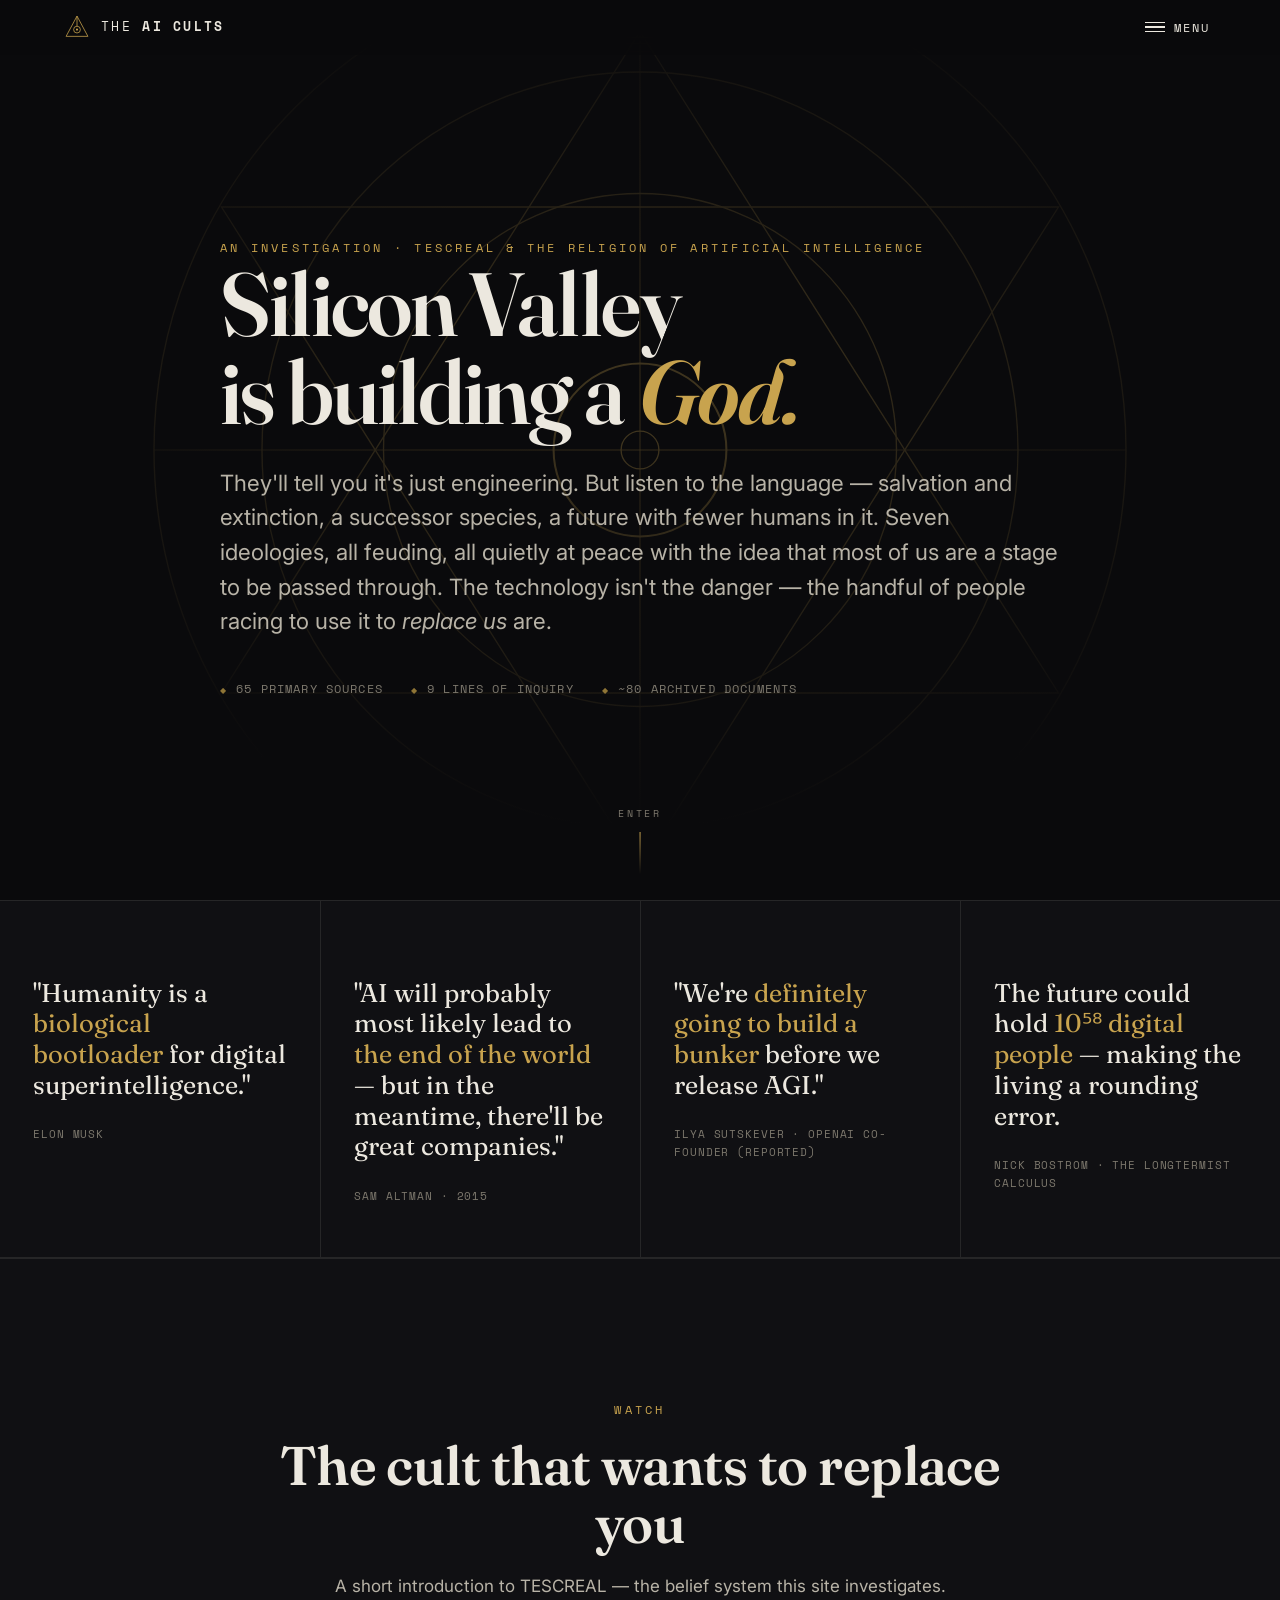
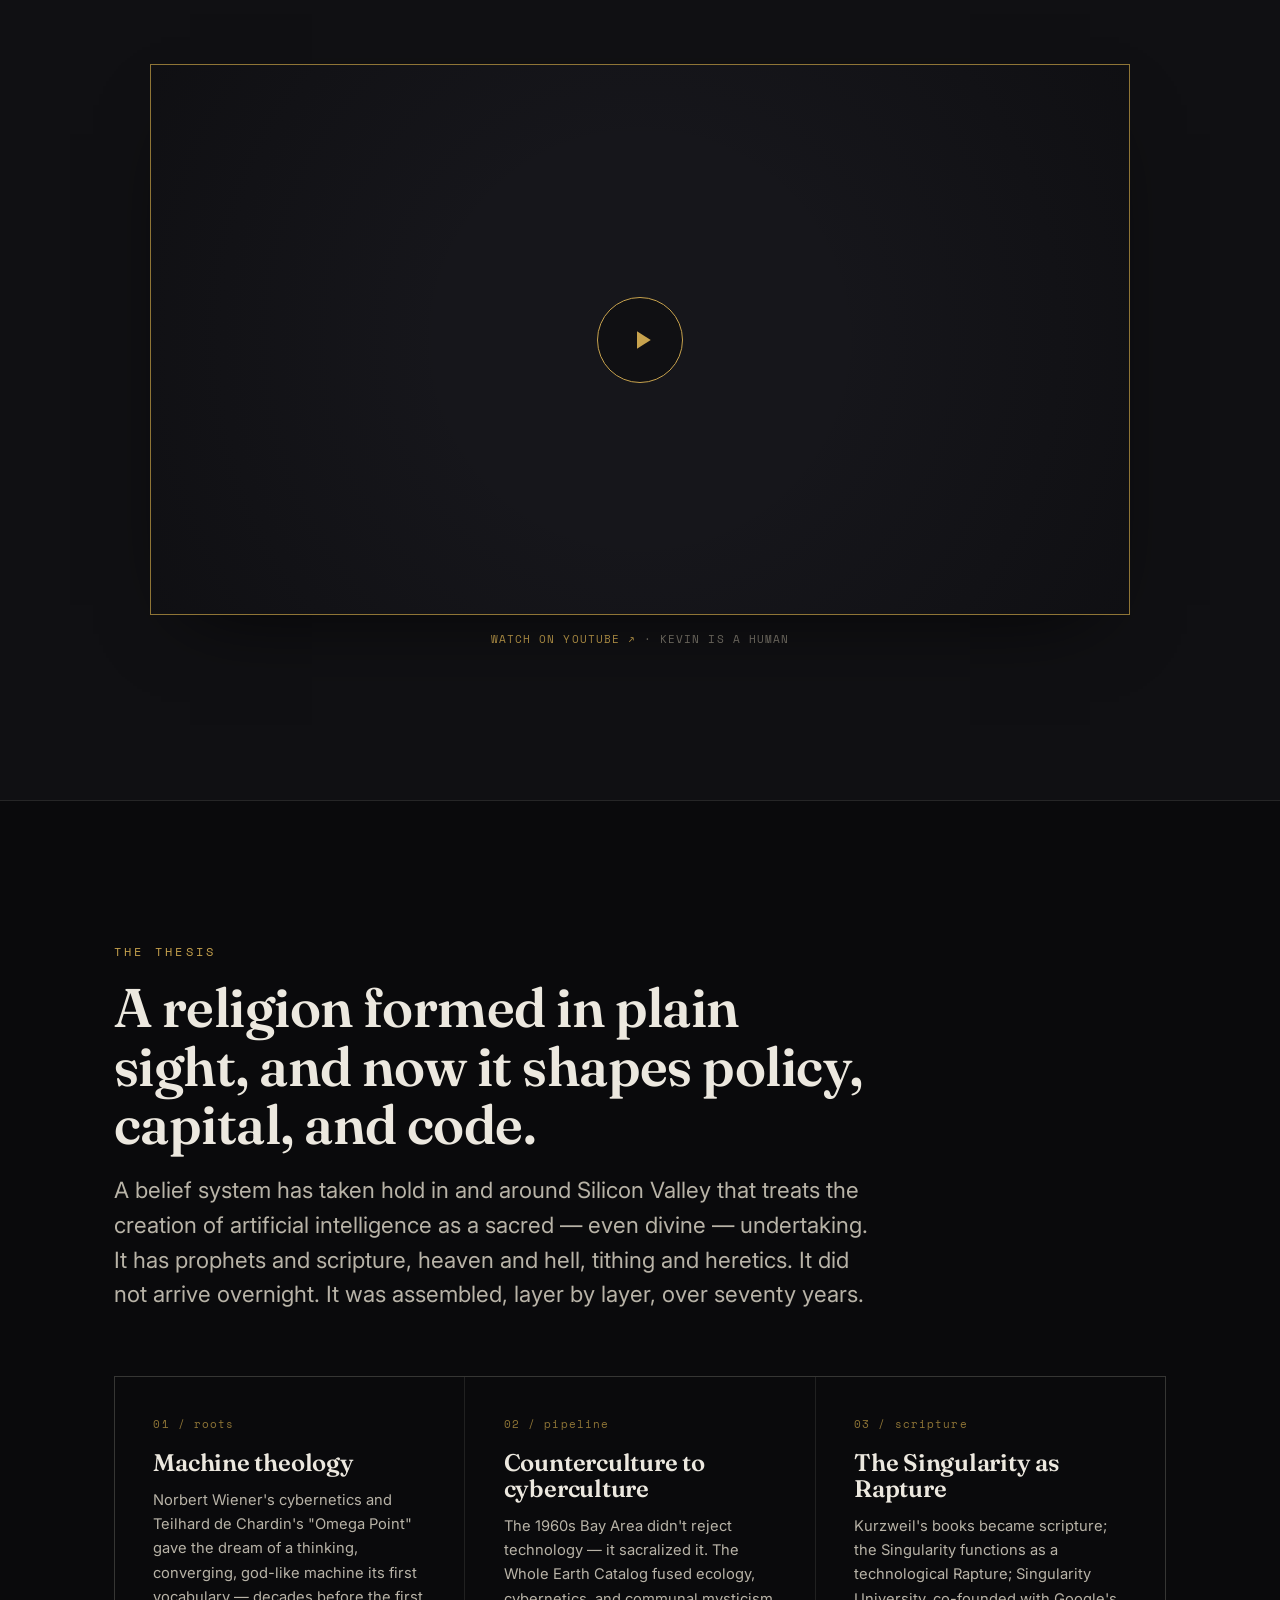
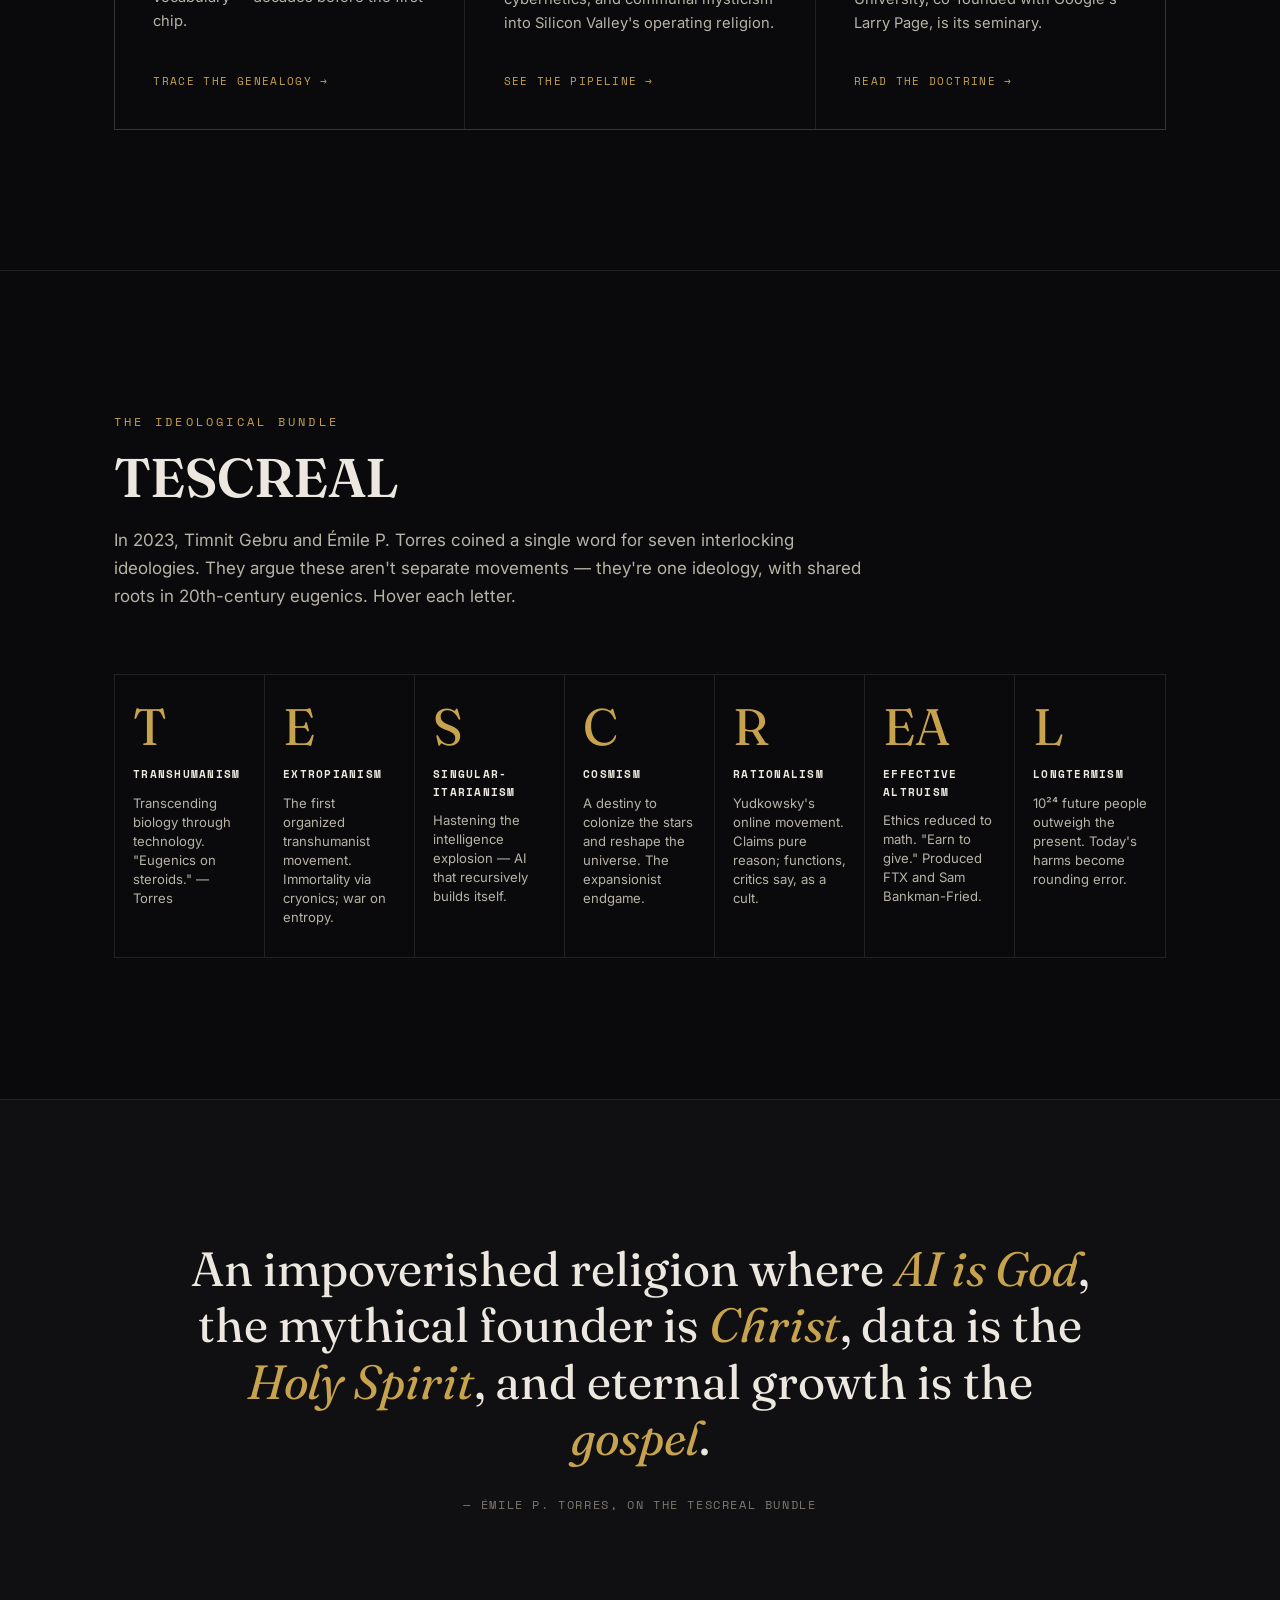
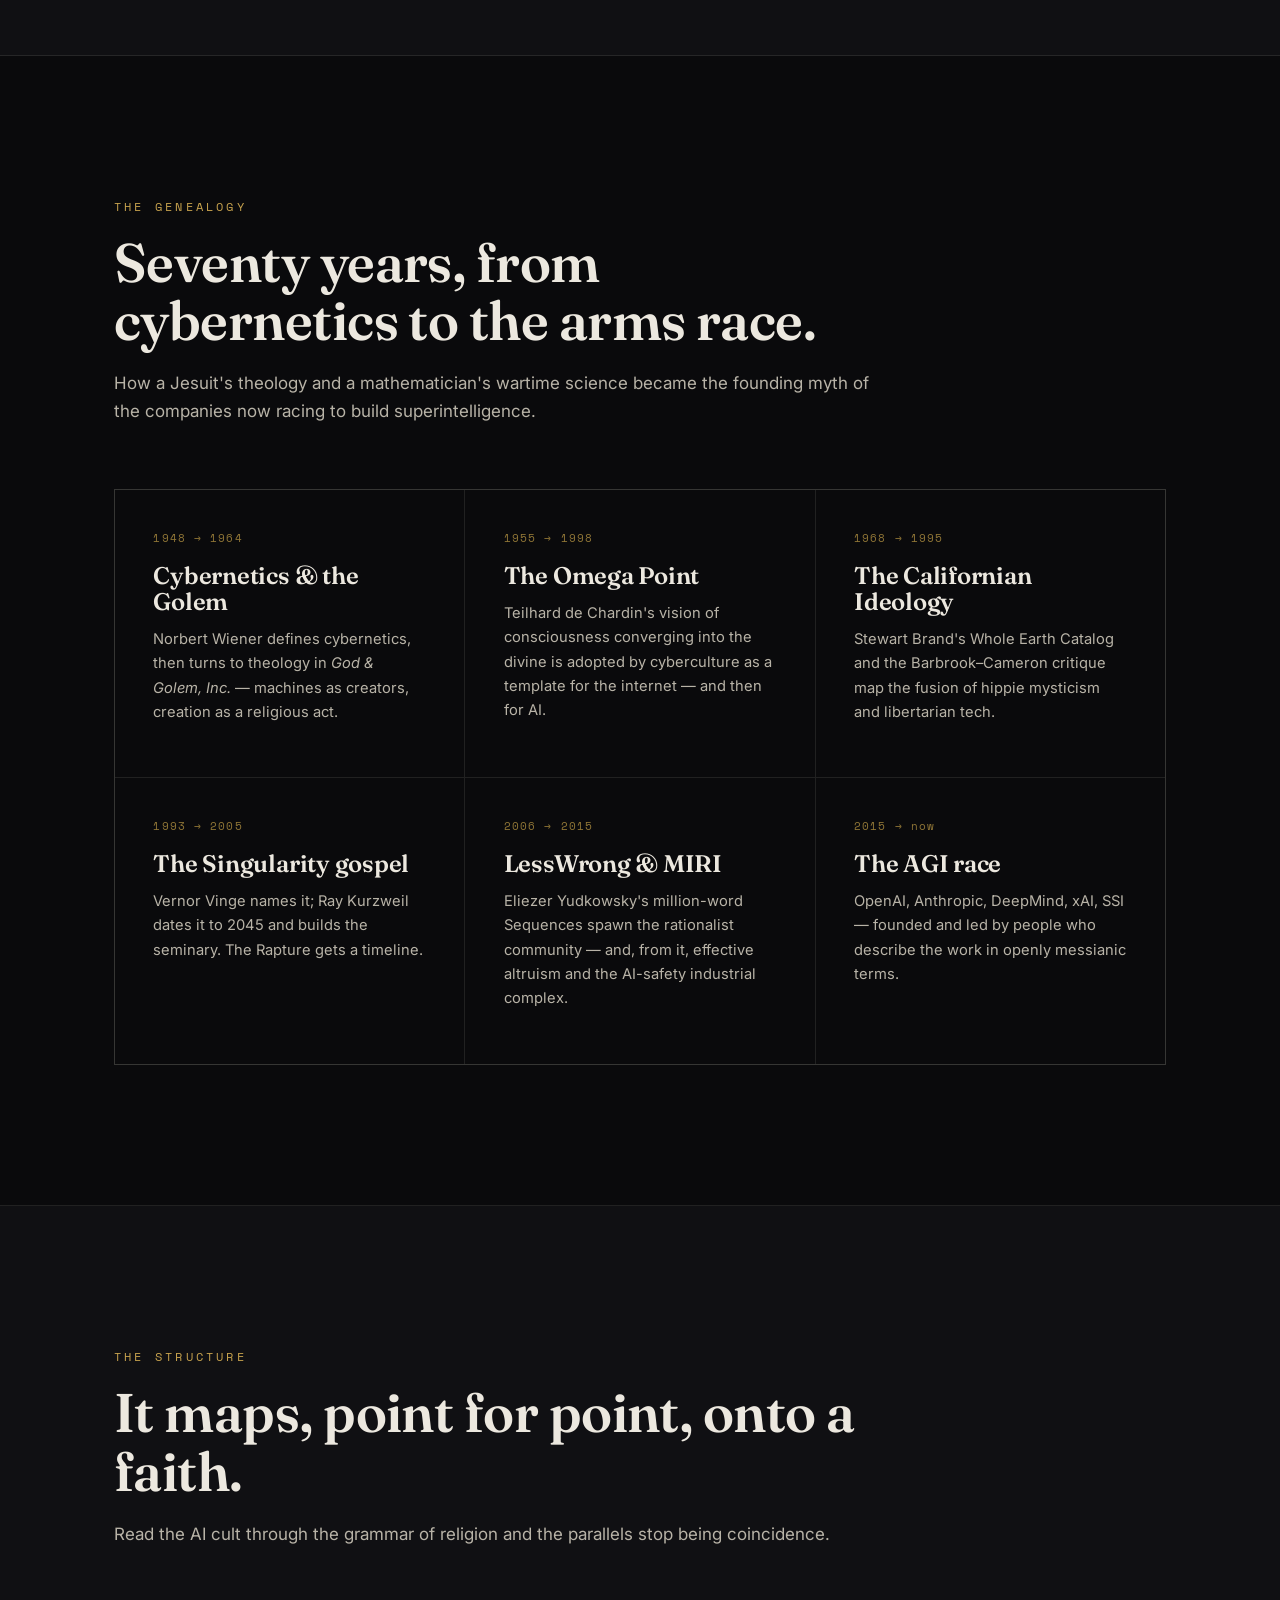
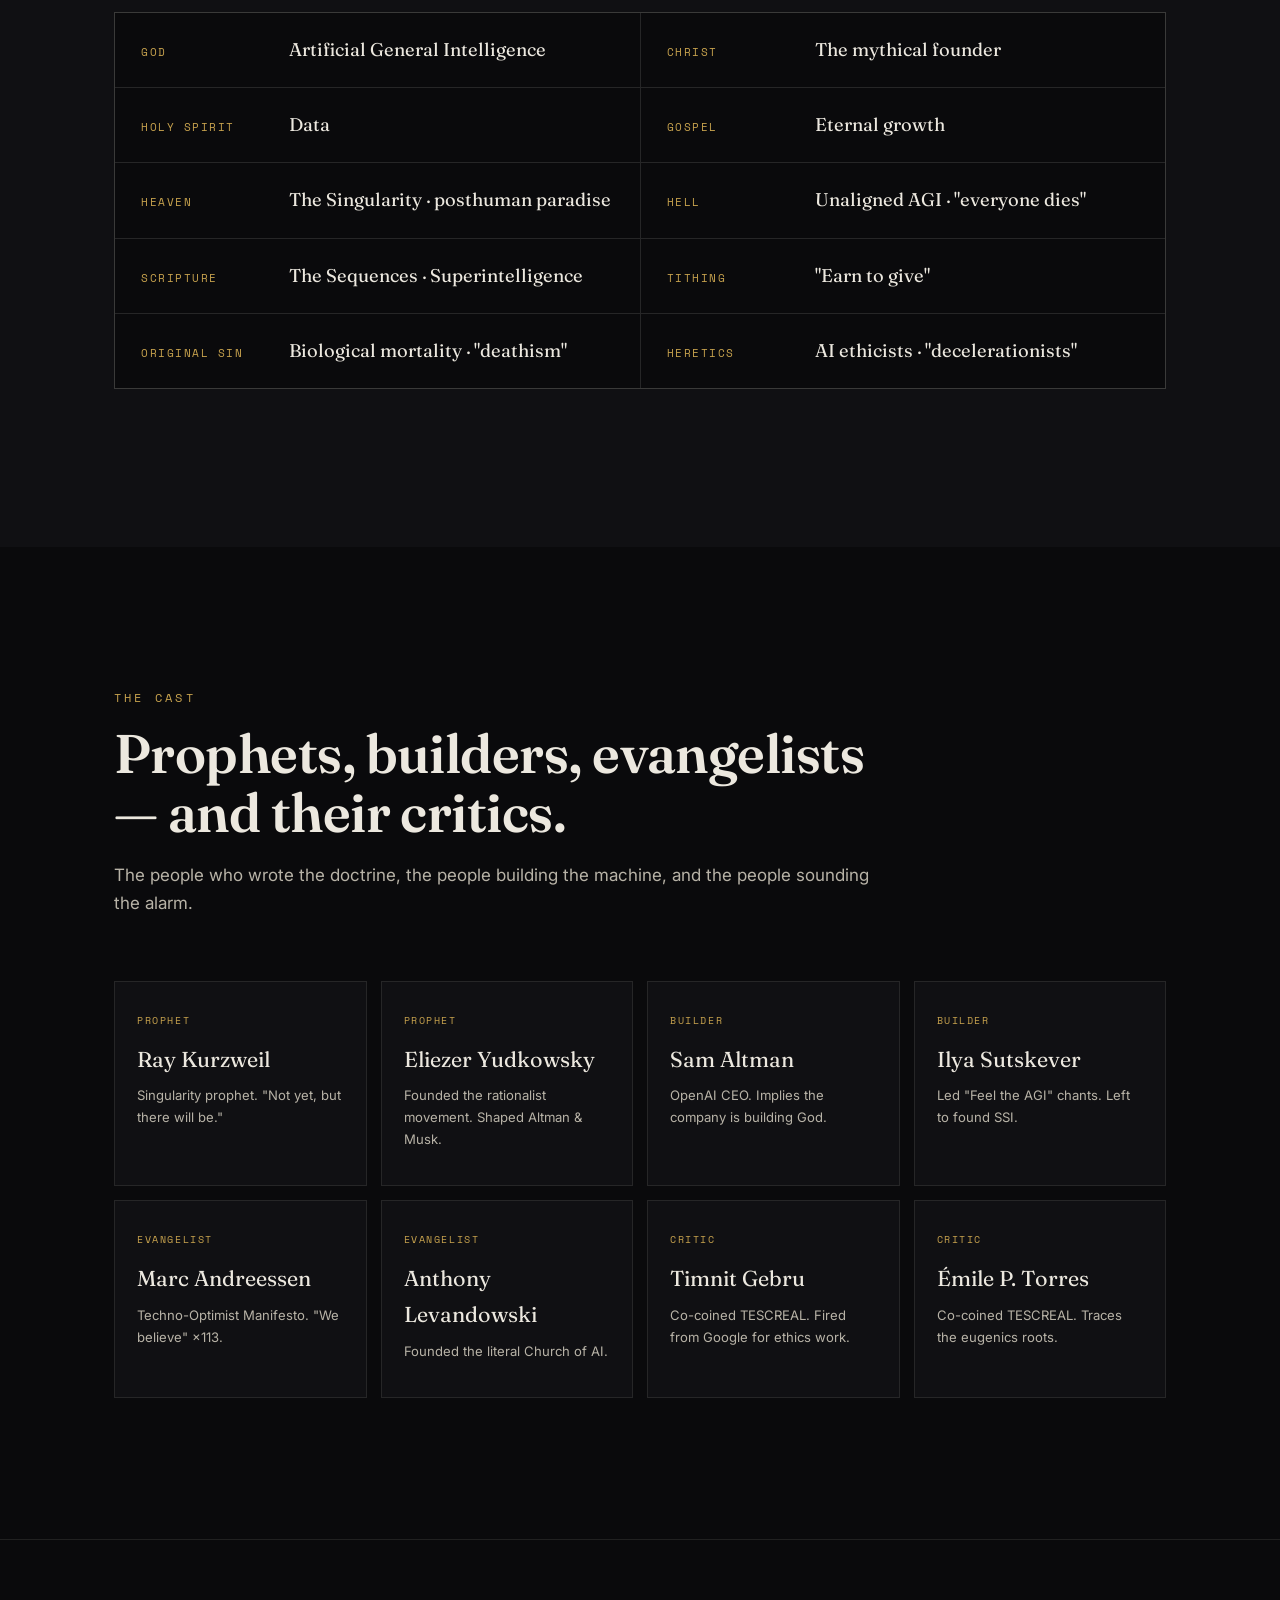
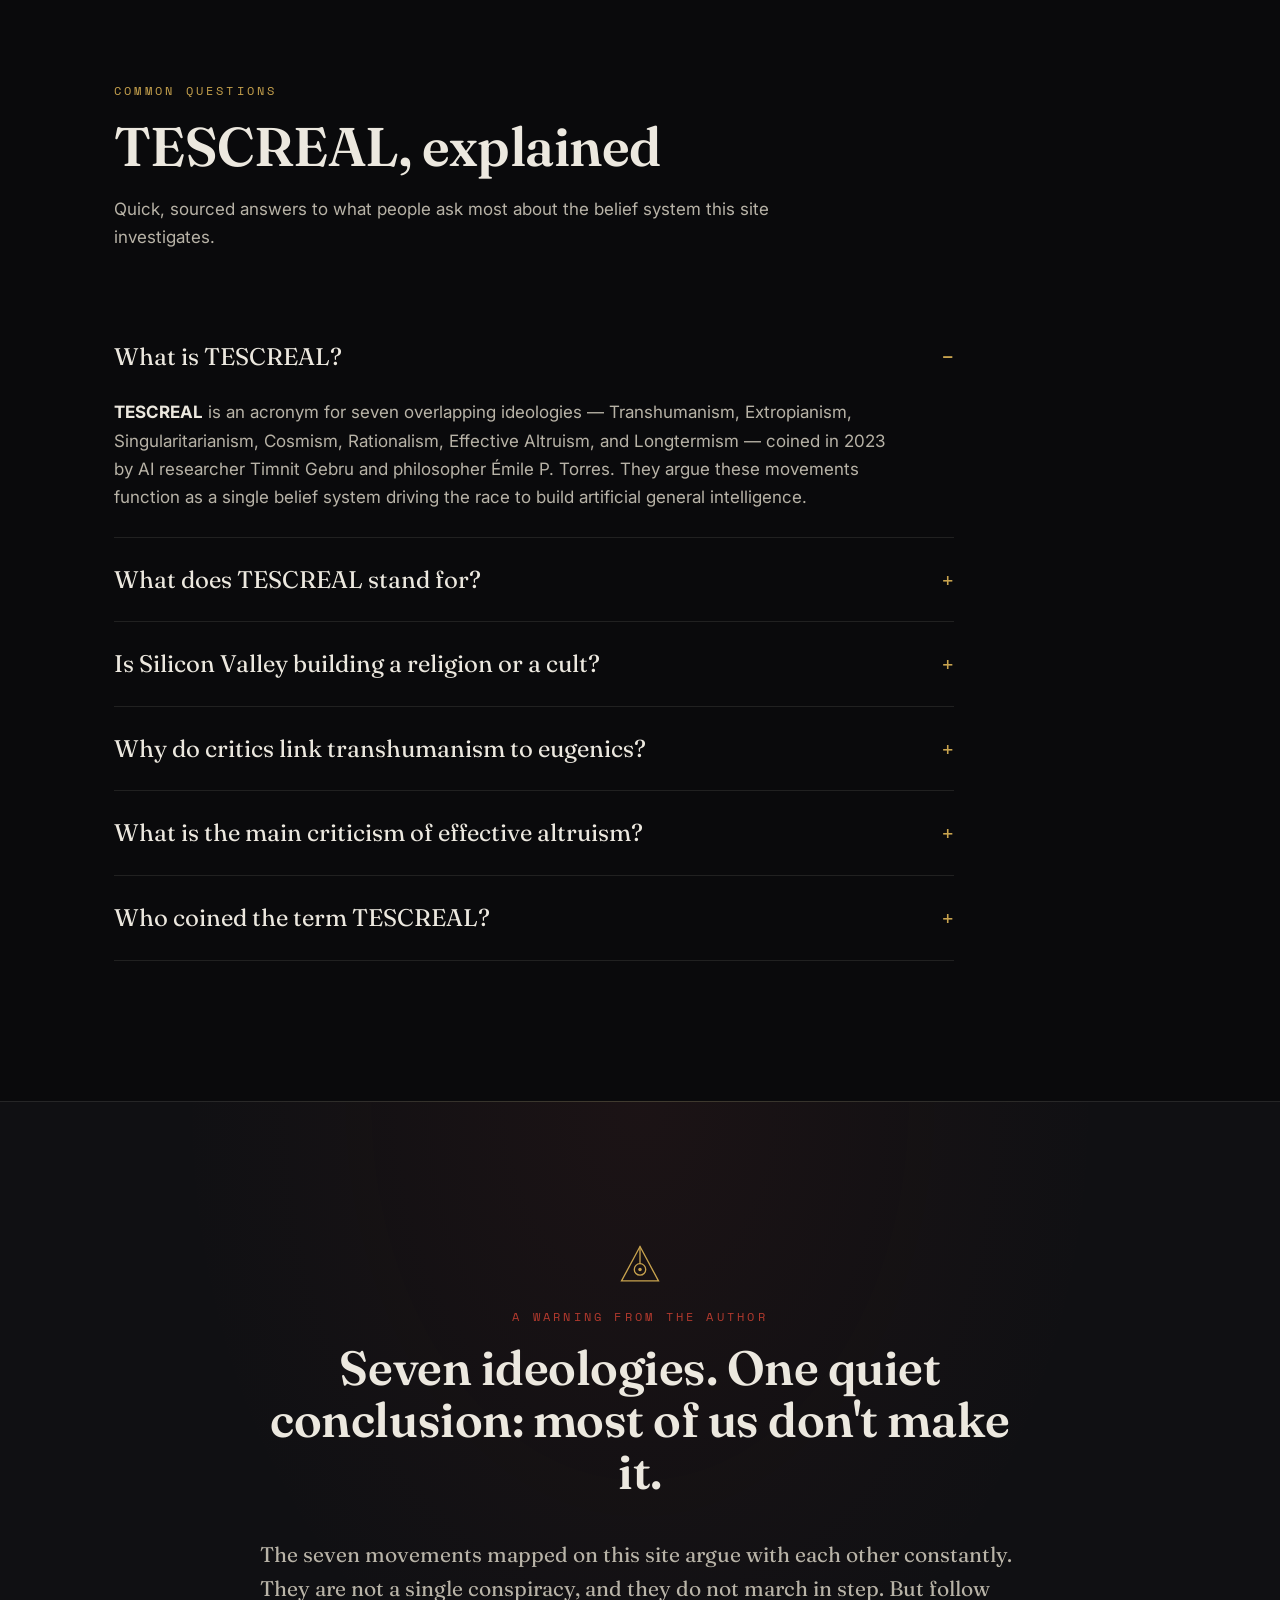
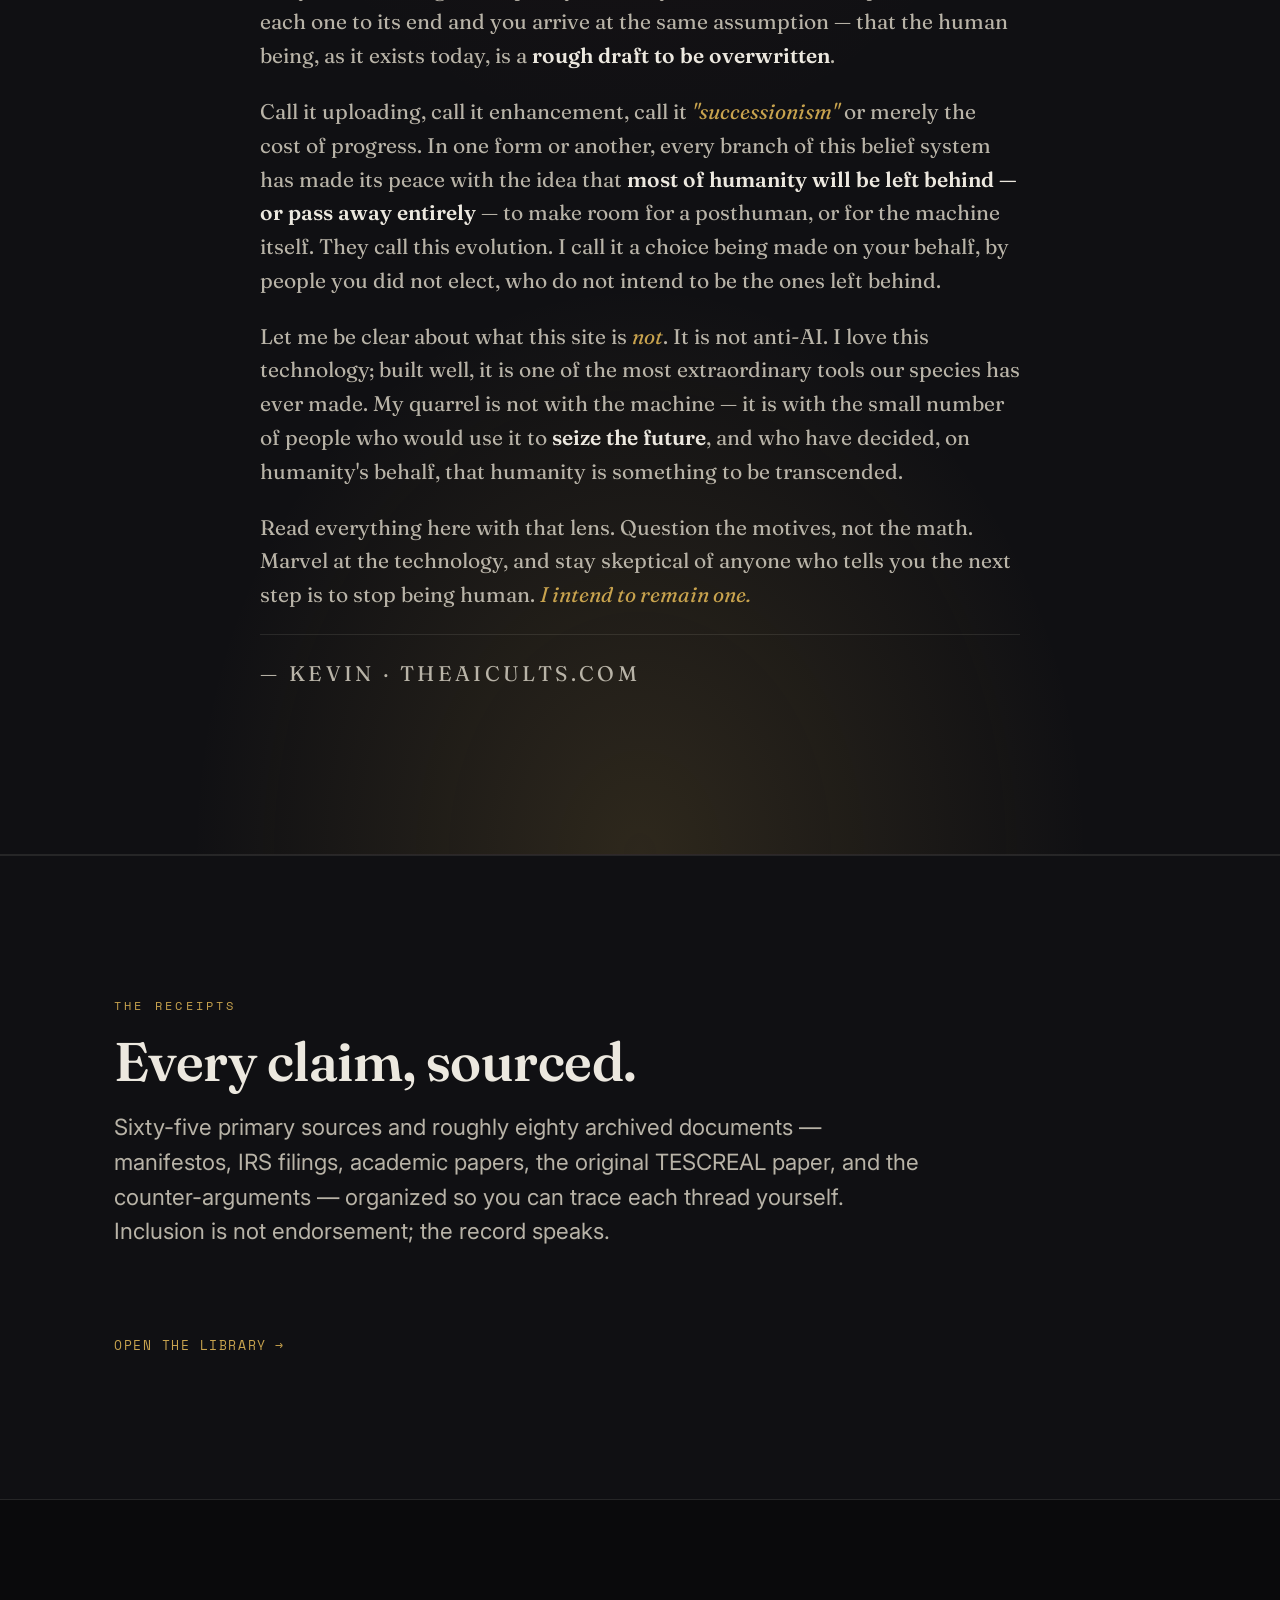
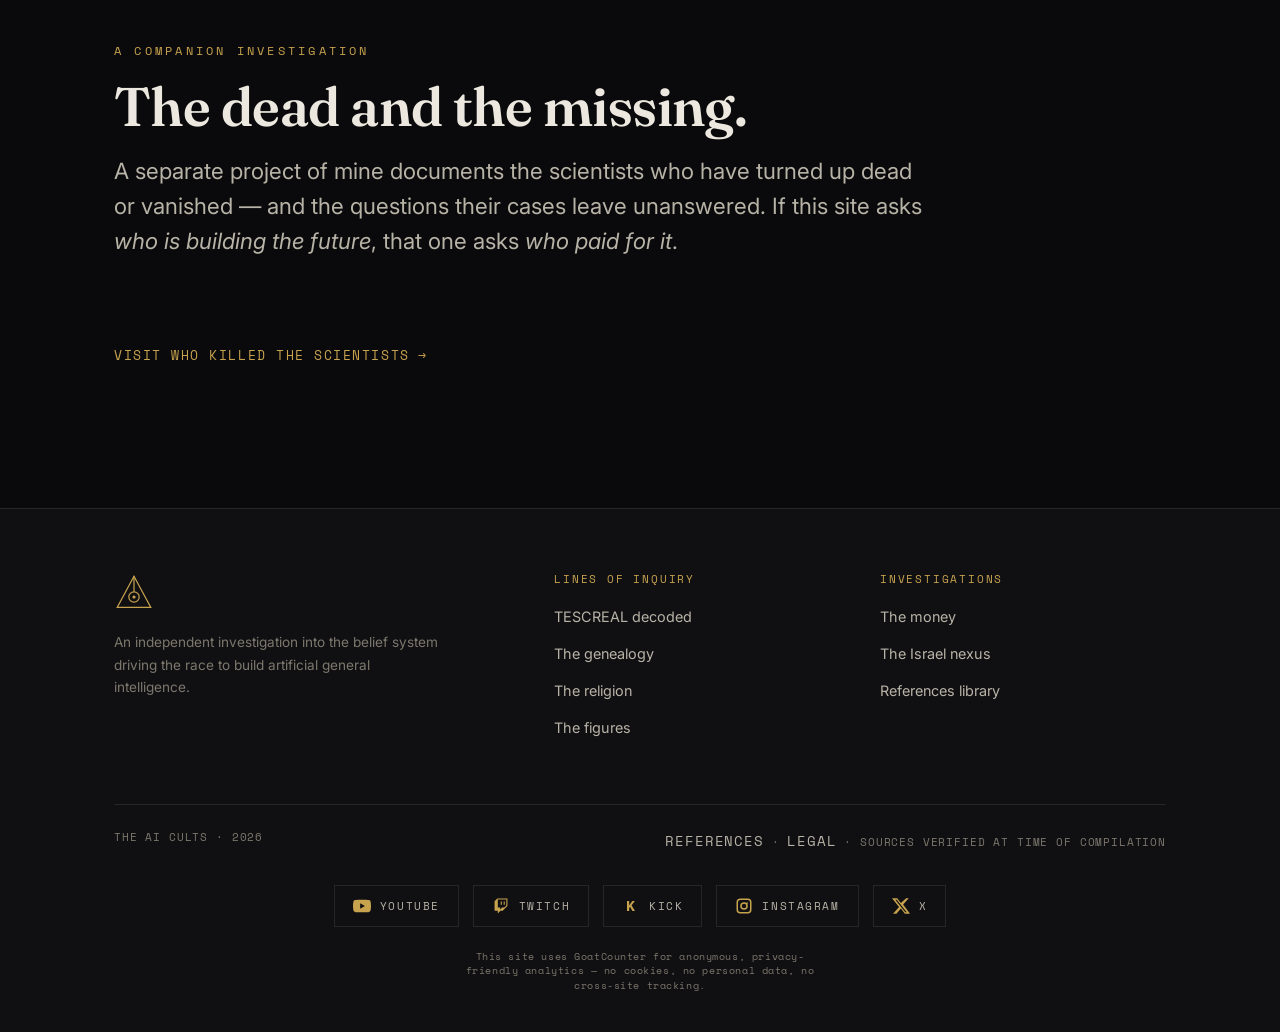
<file: index.html>
<!DOCTYPE html>
<html lang="en">
<head>
<meta charset="UTF-8">
<meta name="viewport" content="width=device-width, initial-scale=1.0">
<title>The AI Cults — How Silicon Valley Learned to Build a God</title>
<meta name="description" content="An investigation into TESCREAL — the interlocking belief system treating artificial intelligence as a divine project. From cybernetics and Catholic mysticism to LessWrong, OpenAI, and the literal Church of AI.">
<meta property="og:title" content="The AI Cults">
<meta property="og:description" content="How Silicon Valley learned to build a god — and the belief system driving the AI arms race.">
<meta property="og:type" content="website">
<meta property="og:site_name" content="The AI Cults">
<meta property="og:url" content="https://theaicults.com/">
<meta property="og:image" content="https://theaicults.com/assets/img/og-image.png">
<meta property="og:image:width" content="1200">
<meta property="og:image:height" content="630">
<meta property="og:image:alt" content="The AI Cults — How Silicon Valley learned to build a God">
<meta name="twitter:card" content="summary_large_image">
<meta name="twitter:title" content="The AI Cults">
<meta name="twitter:description" content="How Silicon Valley learned to build a god — and the belief system driving the AI arms race.">
<meta name="twitter:image" content="https://theaicults.com/assets/img/og-image.png">
<link rel="canonical" href="https://theaicults.com/">
<link rel="preconnect" href="https://fonts.googleapis.com">
<link rel="preconnect" href="https://fonts.gstatic.com" crossorigin>
<link href="https://fonts.googleapis.com/css2?family=Fraunces:ital,opsz,wght@0,9..144,400;0,9..144,600;1,9..144,400;1,9..144,600&family=Inter:wght@400;500;600&family=Space+Mono:wght@400;700&display=swap" rel="stylesheet">
<link rel="stylesheet" href="assets/css/style.css">
<link rel="icon" href="assets/img/sigil.svg" type="image/svg+xml">
<!-- seo:auto -->
<script type="application/ld+json">{"@context":"https://schema.org","@type":"WebSite","name":"The AI Cults","url":"https://theaicults.com","description":"An investigation into TESCREAL — the interlocking belief system treating artificial intelligence as a divine project. From cybernetics and Catholic mysticism to LessWrong, OpenAI, and the literal Church of AI."}</script>
<script type="application/ld+json">{"@context":"https://schema.org","@type":"Organization","name":"The AI Cults","url":"https://theaicults.com","logo":{"@type":"ImageObject","url":"https://theaicults.com/assets/img/og-image.png"}}</script>
<!-- /seo:auto -->
</head>
<body>

<!-- ============ NAV ============ -->
<nav class="nav" id="nav">
  <a class="nav__brand" href="#top">
    <svg class="sigil" viewBox="0 0 100 100" aria-hidden="true">
      <polygon points="50,8 92,86 8,86" fill="none" stroke="#c8a34e" stroke-width="3"/>
      <circle cx="50" cy="60" r="13" fill="none" stroke="#c8a34e" stroke-width="3"/>
      <circle cx="50" cy="60" r="4" fill="#c8a34e"/>
      <line x1="50" y1="8" x2="50" y2="47" stroke="#c8a34e" stroke-width="3"/>
    </svg>
    <span>The&nbsp;<b>AI&nbsp;Cults</b></span>
  </a>
  <button class="nav__toggle" id="navToggle" aria-expanded="false">Menu</button>
  <ul class="nav__links" id="navLinks">
    <li><a href="#tescreal">TESCREAL</a></li>
    <li><a href="#genealogy">Genealogy</a></li>
    <li><a href="#religion">The Religion</a></li>
    <li><a href="#figures">Figures</a></li>
    <li><a href="#money">The Money</a></li>
    <li><a href="#nexus">Israel Nexus</a></li>
    <li><a href="#library">Library</a></li>
  </ul>
</nav>

<!-- ============ HERO ============ -->
<header class="hero" id="top">
  <div class="hero__bg" aria-hidden="true">
    <svg class="hero__geo" viewBox="0 0 800 800">
      <circle cx="400" cy="400" r="360" stroke-width="1"/>
      <circle cx="400" cy="400" r="280" stroke-width="1"/>
      <circle cx="400" cy="400" r="190" stroke-width="1"/>
      <polygon points="400,90 710,580 90,580" stroke-width="1"/>
      <polygon points="400,710 90,220 710,220" stroke-width="1"/>
      <circle cx="400" cy="400" r="64" stroke-width="1.5"/>
      <circle cx="400" cy="400" r="14" fill="#c8a34e" stroke="none"/>
      <line x1="40" y1="400" x2="760" y2="400" stroke-width="0.6"/>
      <line x1="400" y1="40" x2="400" y2="760" stroke-width="0.6"/>
    </svg>
  </div>
  <div class="wrap hero__inner">
    <span class="eyebrow">An investigation · TESCREAL &amp; the religion of artificial intelligence</span>
    <h1 class="display">Silicon Valley<br>is building a <span class="accent">God.</span></h1>
    <p class="lede hero__sub">They'll tell you it's just engineering. But listen to the language — salvation and extinction, a successor species, a future with fewer humans in it. Seven ideologies, all feuding, all quietly at peace with the idea that most of us are a stage to be passed through. The technology isn't the danger — the handful of people racing to use it to <em>replace us</em> are.</p>
    <div class="hero__meta">
      <span>65 primary sources</span>
      <span>9 lines of inquiry</span>
      <span>~80 archived documents</span>
    </div>
  </div>
  <div class="scroll-cue" aria-hidden="true"><span>Enter</span><span class="bar"></span></div>
</header>

<!-- ============ EVIDENCE: NOT METAPHOR ============ -->
<section class="evidence" aria-label="Evidence">
  <div class="evidence__grid">
    <div class="ev reveal">
      <p class="ev__q">"Humanity is a <span class="g">biological bootloader</span> for digital superintelligence."</p>
      <span class="ev__src">Elon Musk</span>
    </div>
    <div class="ev reveal">
      <p class="ev__q">"AI will probably most likely lead to <span class="g">the end of the world</span> — but in the meantime, there'll be great companies."</p>
      <span class="ev__src">Sam Altman · 2015</span>
    </div>
    <div class="ev reveal">
      <p class="ev__q">"We're <span class="g">definitely going to build a bunker</span> before we release AGI."</p>
      <span class="ev__src">Ilya Sutskever · OpenAI co-founder (reported)</span>
    </div>
    <div class="ev reveal">
      <p class="ev__q">The future could hold <span class="g">10⁵⁸ digital people</span> — making the living a rounding error.</p>
      <span class="ev__src">Nick Bostrom · the longtermist calculus</span>
    </div>
  </div>
</section>

<!-- ============ VIDEO ============ -->
<section class="section-pad sec-alt">
  <div class="wrap">
    <div class="section-head reveal" style="text-align:center; margin-inline:auto;">
      <span class="eyebrow">Watch</span>
      <h2>The cult that wants to replace you</h2>
      <p>A short introduction to TESCREAL — the belief system this site investigates.</p>
    </div>
    <div class="videoblock reveal">
      <button class="video-facade" data-yt="b7UTcFQWilk" aria-label="Play video: The Silicon Valley Cult That Wants To Replace You With AI">
        <img src="https://i.ytimg.com/vi/b7UTcFQWilk/maxresdefault.jpg" alt="" loading="lazy" onerror="this.src='https://i.ytimg.com/vi/b7UTcFQWilk/hqdefault.jpg'">
        <span class="video-play"><svg viewBox="0 0 24 24" aria-hidden="true"><path d="M8 5v14l11-7z"/></svg></span>
      </button>
    </div>
    <p class="video-cap"><a href="https://youtu.be/b7UTcFQWilk">Watch on YouTube ↗</a> · Kevin is a Human</p>
  </div>
</section>

<!-- ============ THE THESIS ============ -->
<section class="section-pad">
  <div class="wrap">
    <div class="section-head reveal">
      <span class="eyebrow">The thesis</span>
      <h2>A religion formed in plain sight, and now it shapes policy, capital, and code.</h2>
      <p class="lede">A belief system has taken hold in and around Silicon Valley that treats the creation of artificial intelligence as a sacred — even divine — undertaking. It has prophets and scripture, heaven and hell, tithing and heretics. It did not arrive overnight. It was assembled, layer by layer, over seventy years.</p>
    </div>
    <div class="cards">
      <div class="card reveal">
        <span class="card__num">01 / roots</span>
        <h3>Machine theology</h3>
        <p>Norbert Wiener's cybernetics and Teilhard de Chardin's "Omega Point" gave the dream of a thinking, converging, god-like machine its first vocabulary — decades before the first chip.</p>
        <a class="card__go" href="#genealogy">Trace the genealogy</a>
      </div>
      <div class="card reveal">
        <span class="card__num">02 / pipeline</span>
        <h3>Counterculture to cyberculture</h3>
        <p>The 1960s Bay Area didn't reject technology — it sacralized it. The Whole Earth Catalog fused ecology, cybernetics, and communal mysticism into Silicon Valley's operating religion.</p>
        <a class="card__go" href="#genealogy">See the pipeline</a>
      </div>
      <div class="card reveal">
        <span class="card__num">03 / scripture</span>
        <h3>The Singularity as Rapture</h3>
        <p>Kurzweil's books became scripture; the Singularity functions as a technological Rapture; Singularity University, co-founded with Google's Larry Page, is its seminary.</p>
        <a class="card__go" href="#tescreal">Read the doctrine</a>
      </div>
    </div>
  </div>
</section>

<hr class="divider">

<!-- ============ TESCREAL ============ -->
<section class="section-pad" id="tescreal">
  <div class="wrap">
    <div class="section-head reveal">
      <span class="eyebrow">The ideological bundle</span>
      <h2>TESCREAL</h2>
      <p>In 2023, Timnit Gebru and Émile P. Torres coined a single word for seven interlocking ideologies. They argue these aren't separate movements — they're one ideology, with shared roots in 20th-century eugenics. Hover each letter.</p>
    </div>
    <div class="letters reveal">
      <a class="letter" href="ideologies/transhumanism.html"><span class="letter__big">T</span><span class="letter__name">Trans&shy;humanism</span><span class="letter__desc">Transcending biology through technology. "Eugenics on steroids." — Torres</span></a>
      <a class="letter" href="ideologies/extropianism.html"><span class="letter__big">E</span><span class="letter__name">Extro&shy;pianism</span><span class="letter__desc">The first organized transhumanist movement. Immortality via cryonics; war on entropy.</span></a>
      <a class="letter" href="ideologies/singularitarianism.html"><span class="letter__big">S</span><span class="letter__name">Singular&shy;itarianism</span><span class="letter__desc">Hastening the intelligence explosion — AI that recursively builds itself.</span></a>
      <a class="letter" href="ideologies/cosmism.html"><span class="letter__big">C</span><span class="letter__name">Cosmism</span><span class="letter__desc">A destiny to colonize the stars and reshape the universe. The expansionist endgame.</span></a>
      <a class="letter" href="ideologies/rationalism.html"><span class="letter__big">R</span><span class="letter__name">Rational&shy;ism</span><span class="letter__desc">Yudkowsky's online movement. Claims pure reason; functions, critics say, as a cult.</span></a>
      <a class="letter" href="ideologies/effective-altruism.html"><span class="letter__big">EA</span><span class="letter__name">Effective Altruism</span><span class="letter__desc">Ethics reduced to math. "Earn to give." Produced FTX and Sam Bankman-Fried.</span></a>
      <a class="letter" href="ideologies/longtermism.html"><span class="letter__big">L</span><span class="letter__name">Long&shy;termism</span><span class="letter__desc">10²⁴ future people outweigh the present. Today's harms become rounding error.</span></a>
    </div>
  </div>
</section>

<!-- ============ BIG QUOTE ============ -->
<section class="section-pad" style="background:var(--ink-2); border-block:1px solid var(--line);">
  <div class="wrap">
    <div class="bigquote reveal">
      <blockquote>An impoverished religion where <span class="g">AI is God</span>, the mythical founder is <span class="g">Christ</span>, data is the <span class="g">Holy Spirit</span>, and eternal growth is the <span class="g">gospel</span>.</blockquote>
      <cite>— Émile P. Torres, on the TESCREAL bundle</cite>
    </div>
  </div>
</section>

<!-- ============ GENEALOGY ============ -->
<section class="section-pad" id="genealogy">
  <div class="wrap">
    <div class="section-head reveal">
      <span class="eyebrow">The genealogy</span>
      <h2>Seventy years, from cybernetics to the arms race.</h2>
      <p>How a Jesuit's theology and a mathematician's wartime science became the founding myth of the companies now racing to build superintelligence.</p>
    </div>
    <ol class="cards" style="list-style:none;margin:0;padding:0;">
      <li class="card reveal"><span class="card__num">1948 → 1964</span><h3>Cybernetics &amp; the Golem</h3><p>Norbert Wiener defines cybernetics, then turns to theology in <em>God &amp; Golem, Inc.</em> — machines as creators, creation as a religious act.</p></li>
      <li class="card reveal"><span class="card__num">1955 → 1998</span><h3>The Omega Point</h3><p>Teilhard de Chardin's vision of consciousness converging into the divine is adopted by cyberculture as a template for the internet — and then for AI.</p></li>
      <li class="card reveal"><span class="card__num">1968 → 1995</span><h3>The Californian Ideology</h3><p>Stewart Brand's Whole Earth Catalog and the Barbrook–Cameron critique map the fusion of hippie mysticism and libertarian tech.</p></li>
      <li class="card reveal"><span class="card__num">1993 → 2005</span><h3>The Singularity gospel</h3><p>Vernor Vinge names it; Ray Kurzweil dates it to 2045 and builds the seminary. The Rapture gets a timeline.</p></li>
      <li class="card reveal"><span class="card__num">2006 → 2015</span><h3>LessWrong &amp; MIRI</h3><p>Eliezer Yudkowsky's million-word Sequences spawn the rationalist community — and, from it, effective altruism and the AI-safety industrial complex.</p></li>
      <li class="card reveal"><span class="card__num">2015 → now</span><h3>The AGI race</h3><p>OpenAI, Anthropic, DeepMind, xAI, SSI — founded and led by people who describe the work in openly messianic terms.</p></li>
    </ol>
  </div>
</section>

<hr class="divider">

<!-- ============ THE RELIGION ============ -->
<section class="section-pad religion" id="religion">
  <div class="wrap">
    <div class="section-head reveal">
      <span class="eyebrow">The structure</span>
      <h2>It maps, point for point, onto a faith.</h2>
      <p>Read the AI cult through the grammar of religion and the parallels stop being coincidence.</p>
    </div>
    <dl class="relmap reveal">
      <div class="rel"><dt>God</dt><dd>Artificial General Intelligence</dd></div>
      <div class="rel"><dt>Christ</dt><dd>The mythical founder</dd></div>
      <div class="rel"><dt>Holy Spirit</dt><dd>Data</dd></div>
      <div class="rel"><dt>Gospel</dt><dd>Eternal growth</dd></div>
      <div class="rel"><dt>Heaven</dt><dd>The Singularity · posthuman paradise</dd></div>
      <div class="rel"><dt>Hell</dt><dd>Unaligned AGI · "everyone dies"</dd></div>
      <div class="rel"><dt>Scripture</dt><dd>The Sequences · Superintelligence</dd></div>
      <div class="rel"><dt>Tithing</dt><dd>"Earn to give"</dd></div>
      <div class="rel"><dt>Original sin</dt><dd>Biological mortality · "deathism"</dd></div>
      <div class="rel"><dt>Heretics</dt><dd>AI ethicists · "decelerationists"</dd></div>
    </dl>
  </div>
</section>

<!-- ============ FIGURES ============ -->
<section class="section-pad" id="figures">
  <div class="wrap">
    <div class="section-head reveal">
      <span class="eyebrow">The cast</span>
      <h2>Prophets, builders, evangelists — and their critics.</h2>
      <p>The people who wrote the doctrine, the people building the machine, and the people sounding the alarm.</p>
    </div>
    <div class="figs reveal">
      <div class="fig"><span class="fig__role">Prophet</span><div class="fig__name">Ray Kurzweil</div><p class="fig__note">Singularity prophet. "Not yet, but there will be."</p></div>
      <div class="fig"><span class="fig__role">Prophet</span><div class="fig__name">Eliezer Yudkowsky</div><p class="fig__note">Founded the rationalist movement. Shaped Altman &amp; Musk.</p></div>
      <div class="fig"><span class="fig__role">Builder</span><div class="fig__name">Sam Altman</div><p class="fig__note">OpenAI CEO. Implies the company is building God.</p></div>
      <div class="fig"><span class="fig__role">Builder</span><div class="fig__name">Ilya Sutskever</div><p class="fig__note">Led "Feel the AGI" chants. Left to found SSI.</p></div>
      <div class="fig"><span class="fig__role">Evangelist</span><div class="fig__name">Marc Andreessen</div><p class="fig__note">Techno-Optimist Manifesto. "We believe" ×113.</p></div>
      <div class="fig"><span class="fig__role">Evangelist</span><div class="fig__name">Anthony Levandowski</div><p class="fig__note">Founded the literal Church of AI.</p></div>
      <div class="fig"><span class="fig__role">Critic</span><div class="fig__name">Timnit Gebru</div><p class="fig__note">Co-coined TESCREAL. Fired from Google for ethics work.</p></div>
      <div class="fig"><span class="fig__role">Critic</span><div class="fig__name">Émile P. Torres</div><p class="fig__note">Co-coined TESCREAL. Traces the eugenics roots.</p></div>
    </div>
  </div>
</section>

<hr class="divider">

<!-- ============ FAQ (GEO) ============ -->
<section class="section-pad" id="faq">
  <div class="wrap">
    <div class="section-head reveal">
      <span class="eyebrow">Common questions</span>
      <h2>TESCREAL, explained</h2>
      <p>Quick, sourced answers to what people ask most about the belief system this site investigates.</p>
    </div>
    <div class="faq reveal">
      <details class="faq__item" open>
        <summary>What is TESCREAL?</summary>
        <div class="faq__a"><p><strong>TESCREAL</strong> is an acronym for seven overlapping ideologies — Transhumanism, Extropianism, Singularitarianism, Cosmism, Rationalism, Effective Altruism, and Longtermism — coined in 2023 by AI researcher Timnit Gebru and philosopher Émile P. Torres. They argue these movements function as a single belief system driving the race to build artificial general intelligence.</p></div>
      </details>
      <details class="faq__item">
        <summary>What does TESCREAL stand for?</summary>
        <div class="faq__a"><p>It stands for <strong>T</strong>ranshumanism, <strong>E</strong>xtropianism, <strong>S</strong>ingularitarianism, <strong>C</strong>osmism, <strong>R</strong>ationalism, <strong>E</strong>ffective Altruism, and <strong>L</strong>ongtermism — seven interlinked ideologies that share key figures, funding, and the conviction that building superintelligent AI is the most important task in human history.</p></div>
      </details>
      <details class="faq__item">
        <summary>Is Silicon Valley building a religion or a cult?</summary>
        <div class="faq__a"><p>Critics argue the AI movement mirrors the structure of a religion: AGI as a coming god, the Singularity as a technological rapture, data as a kind of holy spirit, and AI doom as hell. The words "cult" and "religion" are used analytically — to describe the beliefs, language, and rituals — not as a clinical diagnosis or legal claim.</p></div>
      </details>
      <details class="faq__item">
        <summary>Why do critics link transhumanism to eugenics?</summary>
        <div class="faq__a"><p>The word "transhumanism" was popularized in 1957 by biologist Julian Huxley, who two years later became president of the British Eugenics Society. Émile Torres calls modern transhumanism "eugenics on steroids," arguing it inherits the premise that human lives can be ranked and "improved" — a logic critics say recurs in the movement's controversies.</p></div>
      </details>
      <details class="faq__item">
        <summary>What is the main criticism of effective altruism?</summary>
        <div class="faq__a"><p>Critics say effective altruism reduces ethics to math that favors its own elite, drifted from malaria nets to speculative AI risk, and produced Sam Bankman-Fried — whose FTX fraud, they argue, was the logical end of its "earn to give" doctrine. Others call it top-down colonial philanthropy and "misogyny encoded into math."</p></div>
      </details>
      <details class="faq__item">
        <summary>Who coined the term TESCREAL?</summary>
        <div class="faq__a"><p>The term was coined in 2023 by Timnit Gebru, founder of the Distributed AI Research Institute (DAIR) and former co-lead of Google's ethical AI team, and Émile P. Torres, a philosopher and former transhumanist turned leading critic of the bundle.</p></div>
      </details>
    </div>
  </div>
</section>
<script type="application/ld+json">
{"@context":"https://schema.org","@type":"FAQPage","mainEntity":[
{"@type":"Question","name":"What is TESCREAL?","acceptedAnswer":{"@type":"Answer","text":"TESCREAL is an acronym for seven overlapping ideologies — Transhumanism, Extropianism, Singularitarianism, Cosmism, Rationalism, Effective Altruism, and Longtermism — coined in 2023 by AI researcher Timnit Gebru and philosopher Émile P. Torres. They argue these movements function as a single belief system driving the race to build artificial general intelligence."}},
{"@type":"Question","name":"What does TESCREAL stand for?","acceptedAnswer":{"@type":"Answer","text":"It stands for Transhumanism, Extropianism, Singularitarianism, Cosmism, Rationalism, Effective Altruism, and Longtermism — seven interlinked ideologies that share key figures, funding, and the conviction that building superintelligent AI is the most important task in human history."}},
{"@type":"Question","name":"Is Silicon Valley building a religion or a cult?","acceptedAnswer":{"@type":"Answer","text":"Critics argue the AI movement mirrors the structure of a religion: AGI as a coming god, the Singularity as a technological rapture, data as a kind of holy spirit, and AI doom as hell. The words 'cult' and 'religion' are used analytically — to describe the beliefs, language, and rituals — not as a clinical diagnosis or legal claim."}},
{"@type":"Question","name":"Why do critics link transhumanism to eugenics?","acceptedAnswer":{"@type":"Answer","text":"The word 'transhumanism' was popularized in 1957 by biologist Julian Huxley, who two years later became president of the British Eugenics Society. Émile Torres calls modern transhumanism 'eugenics on steroids,' arguing it inherits the premise that human lives can be ranked and 'improved' — a logic critics say recurs in the movement's controversies."}},
{"@type":"Question","name":"What is the main criticism of effective altruism?","acceptedAnswer":{"@type":"Answer","text":"Critics say effective altruism reduces ethics to math that favors its own elite, drifted from malaria nets to speculative AI risk, and produced Sam Bankman-Fried — whose FTX fraud, they argue, was the logical end of its 'earn to give' doctrine. Others call it top-down colonial philanthropy and 'misogyny encoded into math.'"}},
{"@type":"Question","name":"Who coined the term TESCREAL?","acceptedAnswer":{"@type":"Answer","text":"The term was coined in 2023 by Timnit Gebru, founder of the Distributed AI Research Institute (DAIR) and former co-lead of Google's ethical AI team, and Émile P. Torres, a philosopher and former transhumanist turned leading critic of the bundle."}}
]}
</script>

<!-- ============ AUTHOR'S WARNING ============ -->
<section class="section-pad authnote">
  <div class="wrap">
    <div class="authnote__inner">
      <div class="authnote__top reveal">
        <svg class="sigil" viewBox="0 0 100 100" aria-hidden="true">
          <polygon points="50,8 92,86 8,86" fill="none" stroke="#c8a34e" stroke-width="3"/>
          <circle cx="50" cy="60" r="13" fill="none" stroke="#c8a34e" stroke-width="3"/>
          <circle cx="50" cy="60" r="4" fill="#c8a34e"/>
          <line x1="50" y1="8" x2="50" y2="47" stroke="#c8a34e" stroke-width="3"/>
        </svg>
        <span class="eyebrow">A warning from the author</span>
        <h2>Seven ideologies. One quiet conclusion: most of us don't make it.</h2>
      </div>
      <div class="authnote__body reveal">
        <p>The seven movements mapped on this site argue with each other constantly. They are not a single conspiracy, and they do not march in step. But follow each one to its end and you arrive at the same assumption — that the human being, as it exists today, is a <strong>rough draft to be overwritten</strong>.</p>
        <p>Call it uploading, call it enhancement, call it <em>"successionism"</em> or merely the cost of progress. In one form or another, every branch of this belief system has made its peace with the idea that <strong>most of humanity will be left behind — or pass away entirely</strong> — to make room for a posthuman, or for the machine itself. They call this evolution. I call it a choice being made on your behalf, by people you did not elect, who do not intend to be the ones left behind.</p>
        <p>Let me be clear about what this site is <em>not</em>. It is not anti-AI. I love this technology; built well, it is one of the most extraordinary tools our species has ever made. My quarrel is not with the machine — it is with the small number of people who would use it to <strong>seize the future</strong>, and who have decided, on humanity's behalf, that humanity is something to be transcended.</p>
        <p>Read everything here with that lens. Question the motives, not the math. Marvel at the technology, and stay skeptical of anyone who tells you the next step is to stop being human. <em>I intend to remain one.</em></p>
        <p class="authnote__sign">— Kevin · theaicults.com</p>
      </div>
    </div>
  </div>
</section>

<!-- ============ LIBRARY CTA ============ -->
<section class="section-pad" id="library" style="background:var(--ink-2); border-block:1px solid var(--line);">
  <div class="wrap">
    <div class="section-head reveal" style="max-width:820px;">
      <span class="eyebrow">The receipts</span>
      <h2>Every claim, sourced.</h2>
      <p class="lede">Sixty-five primary sources and roughly eighty archived documents — manifestos, IRS filings, academic papers, the original TESCREAL paper, and the counter-arguments — organized so you can trace each thread yourself. Inclusion is not endorsement; the record speaks.</p>
    </div>
    <a class="card__go reveal" href="references.html" style="font-size:0.8rem;">Open the library</a>
  </div>
</section>

<!-- ============ SISTER SITE CTA ============ -->
<section class="section-pad" id="scientists">
  <div class="wrap">
    <div class="section-head reveal" style="max-width:820px;">
      <span class="eyebrow">A companion investigation</span>
      <h2>The dead and the missing.</h2>
      <p class="lede">A separate project of mine documents the scientists who have turned up dead or vanished — and the questions their cases leave unanswered. If this site asks <em>who is building the future</em>, that one asks <em>who paid for it</em>.</p>
    </div>
    <a class="card__go reveal" href="https://whokilledthescientists.com" target="_blank" rel="noopener" style="font-size:0.8rem;">Visit Who Killed the Scientists</a>
  </div>
</section>

<!-- ============ FOOTER ============ -->
<footer class="foot">
  <div class="wrap">
    <div class="foot__grid">
      <div class="foot__brand">
        <svg class="sigil" viewBox="0 0 100 100" aria-hidden="true">
          <polygon points="50,8 92,86 8,86" fill="none" stroke="#c8a34e" stroke-width="3"/>
          <circle cx="50" cy="60" r="13" fill="none" stroke="#c8a34e" stroke-width="3"/>
          <circle cx="50" cy="60" r="4" fill="#c8a34e"/>
          <line x1="50" y1="8" x2="50" y2="47" stroke="#c8a34e" stroke-width="3"/>
        </svg>
        <p>An independent investigation into the belief system driving the race to build artificial general intelligence.</p>
      </div>
      <div>
        <h4>Lines of inquiry</h4>
        <ul>
          <li><a href="#tescreal">TESCREAL decoded</a></li>
          <li><a href="#genealogy">The genealogy</a></li>
          <li><a href="#religion">The religion</a></li>
          <li><a href="#figures">The figures</a></li>
        </ul>
      </div>
      <div>
        <h4>Investigations</h4>
        <ul>
          <li><a href="the-money.html">The money</a></li>
          <li><a href="israel-nexus.html">The Israel nexus</a></li>
          <li><a href="references.html">References library</a></li>
        </ul>
      </div>
    </div>
    <div class="foot__bar">
      <span>The AI Cults · {year}</span>
      <span><a href="references.html">References</a> · <a href="legal.html">Legal</a> · Sources verified at time of compilation</span>
    </div>
  </div>
</footer>

<script src="assets/js/main.js"></script>
<script src="assets/js/menu.js"></script>
</body>
</html>
</file>
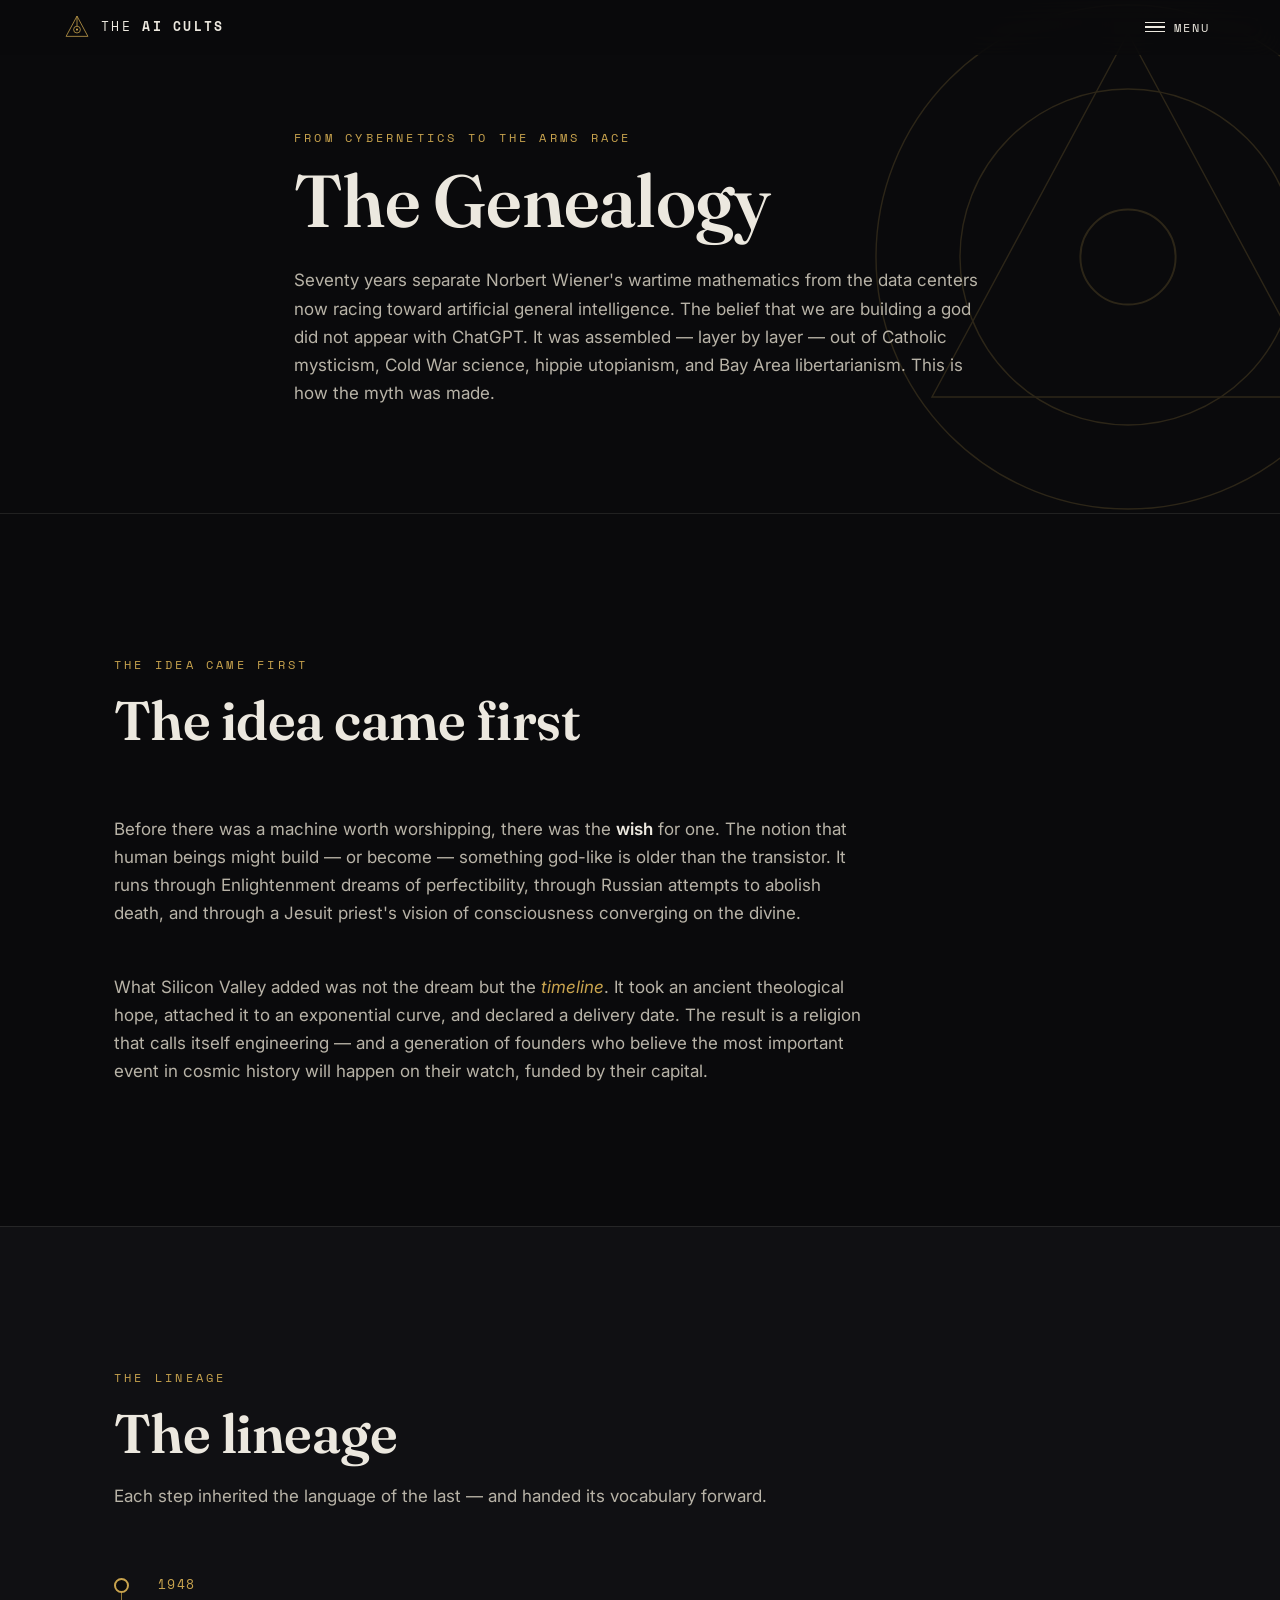
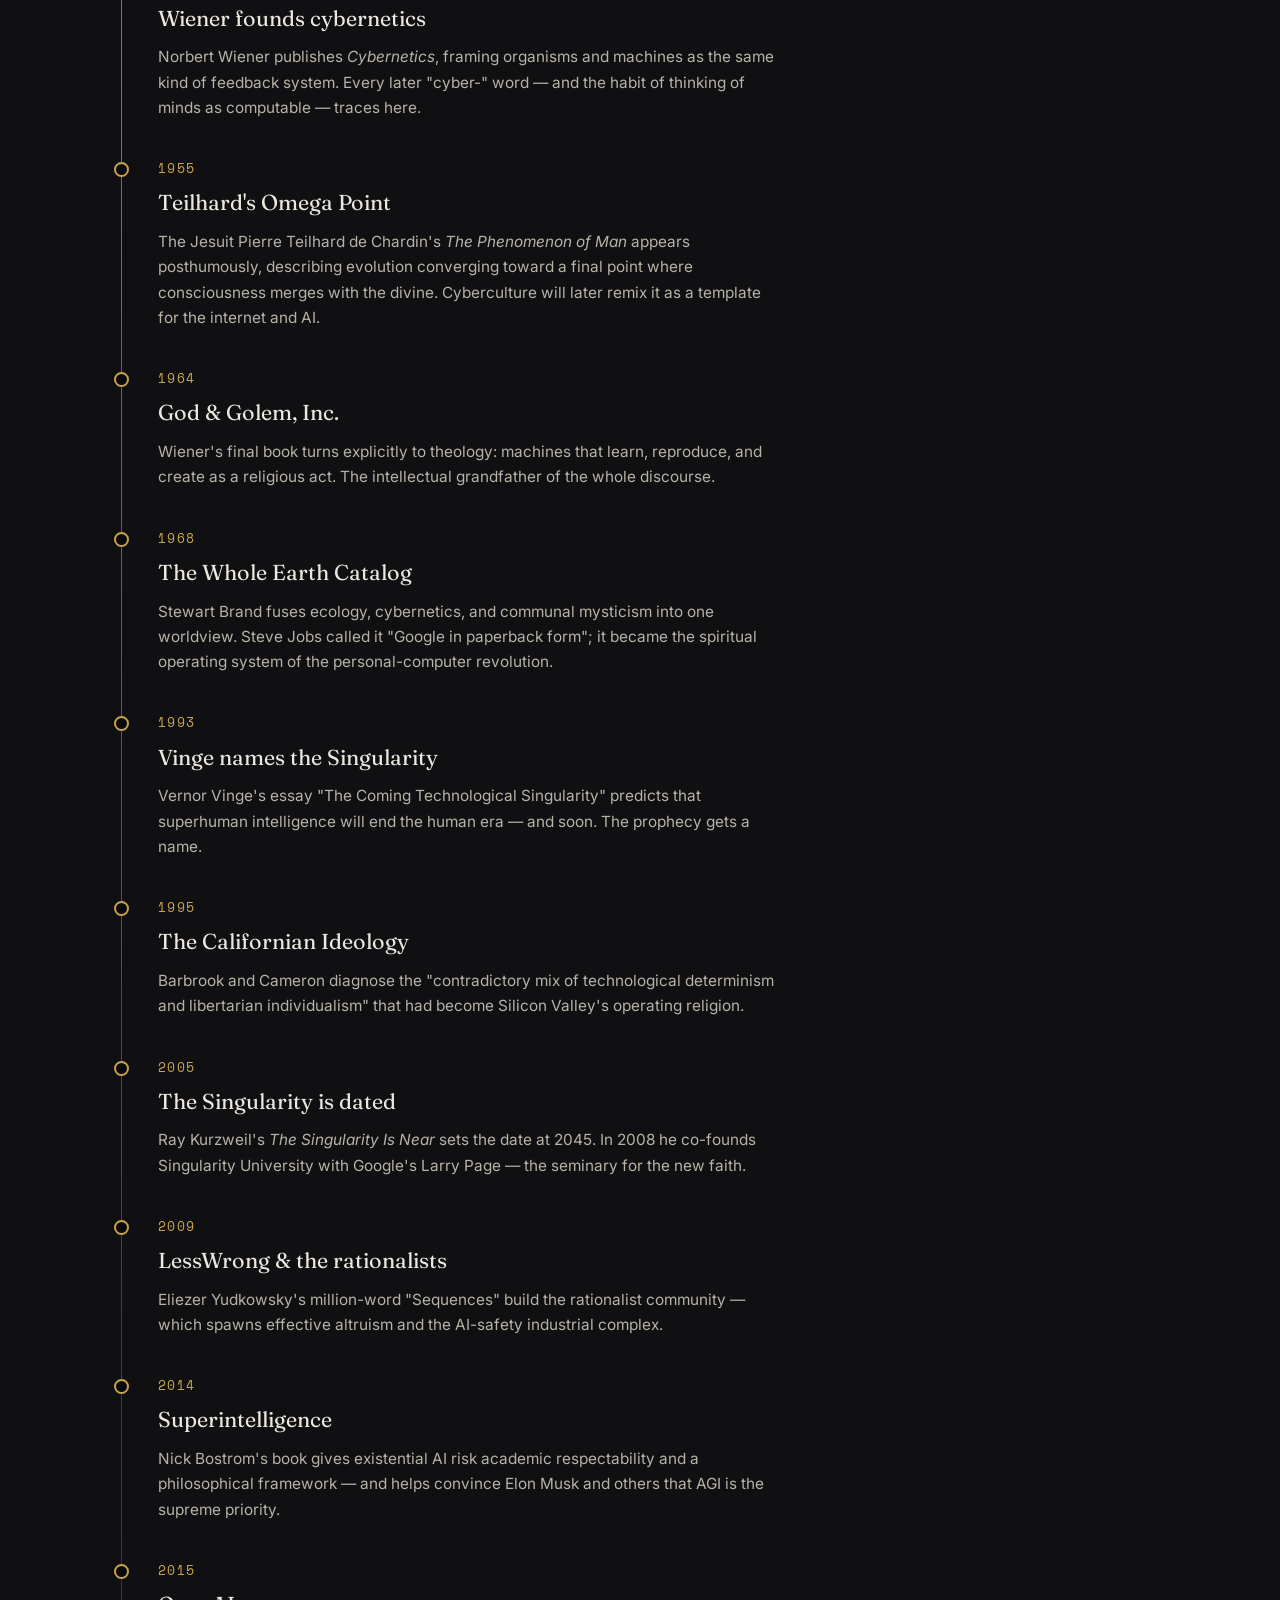
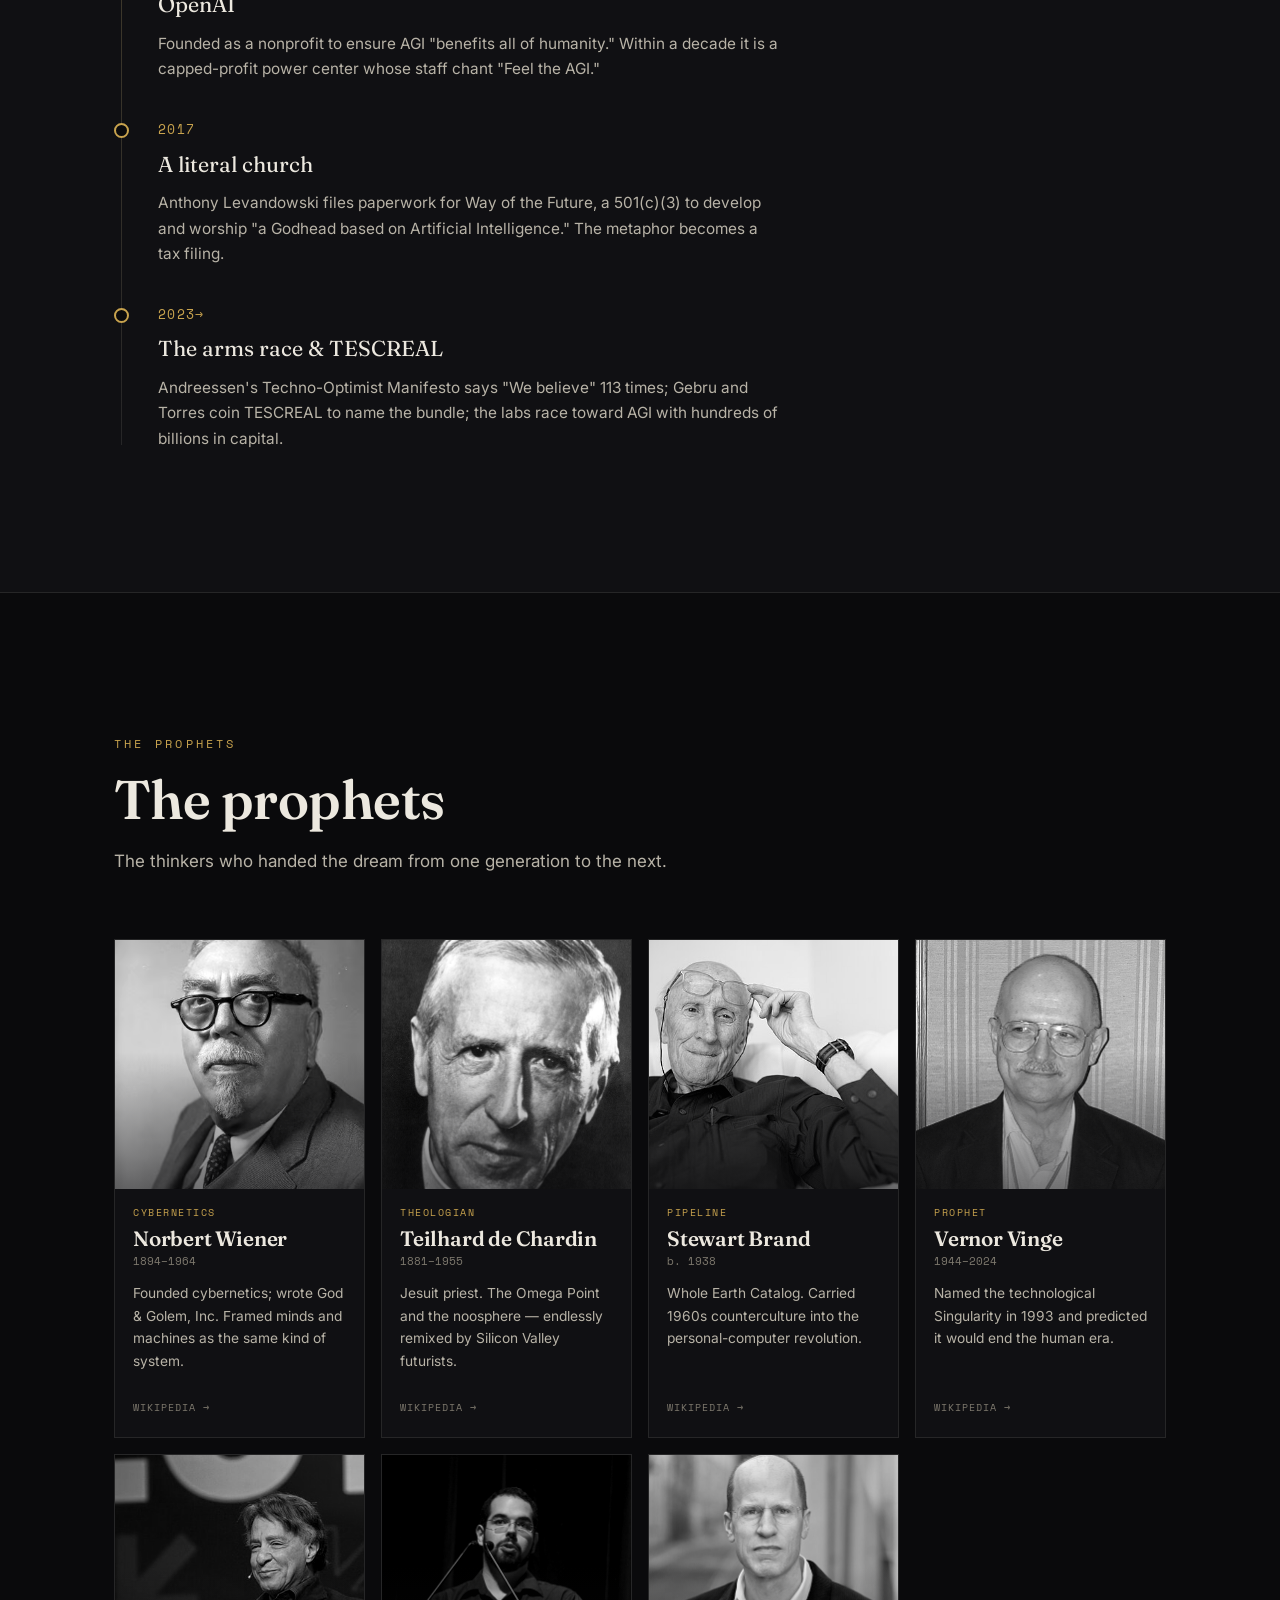
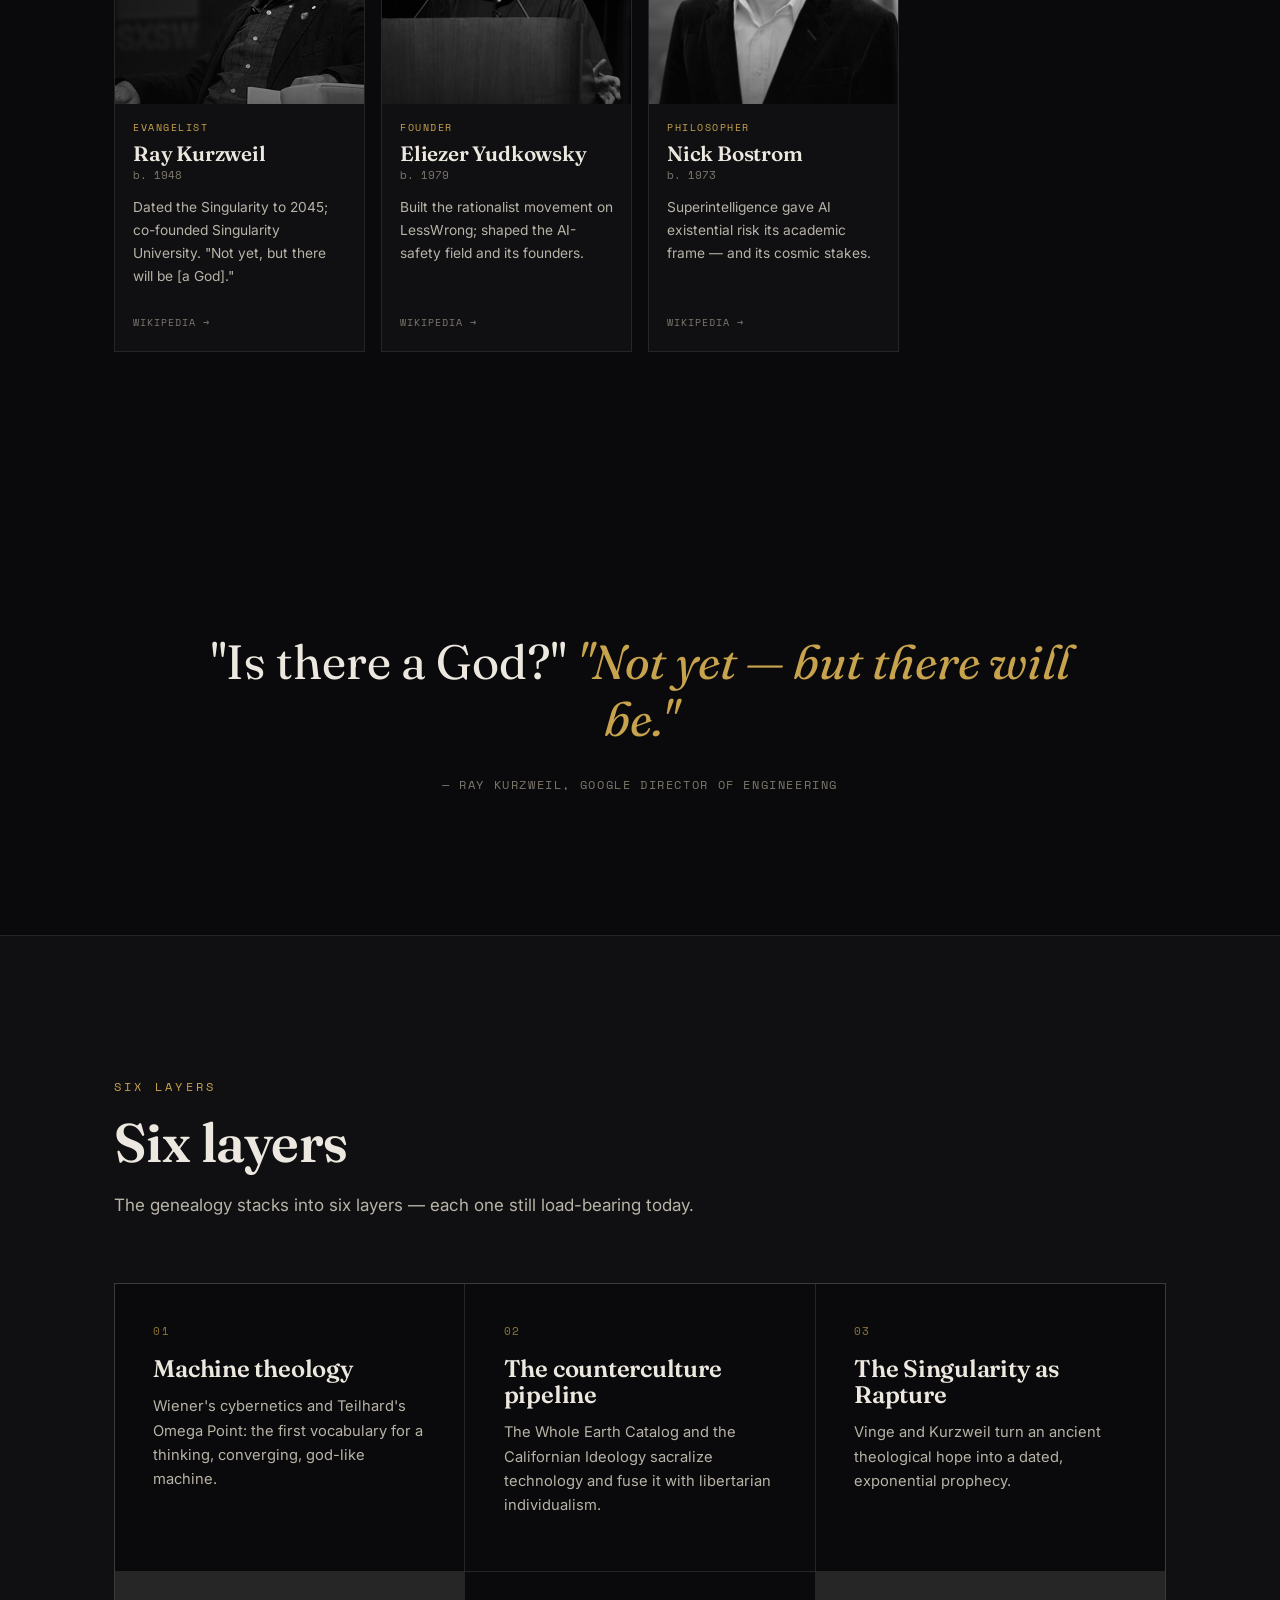
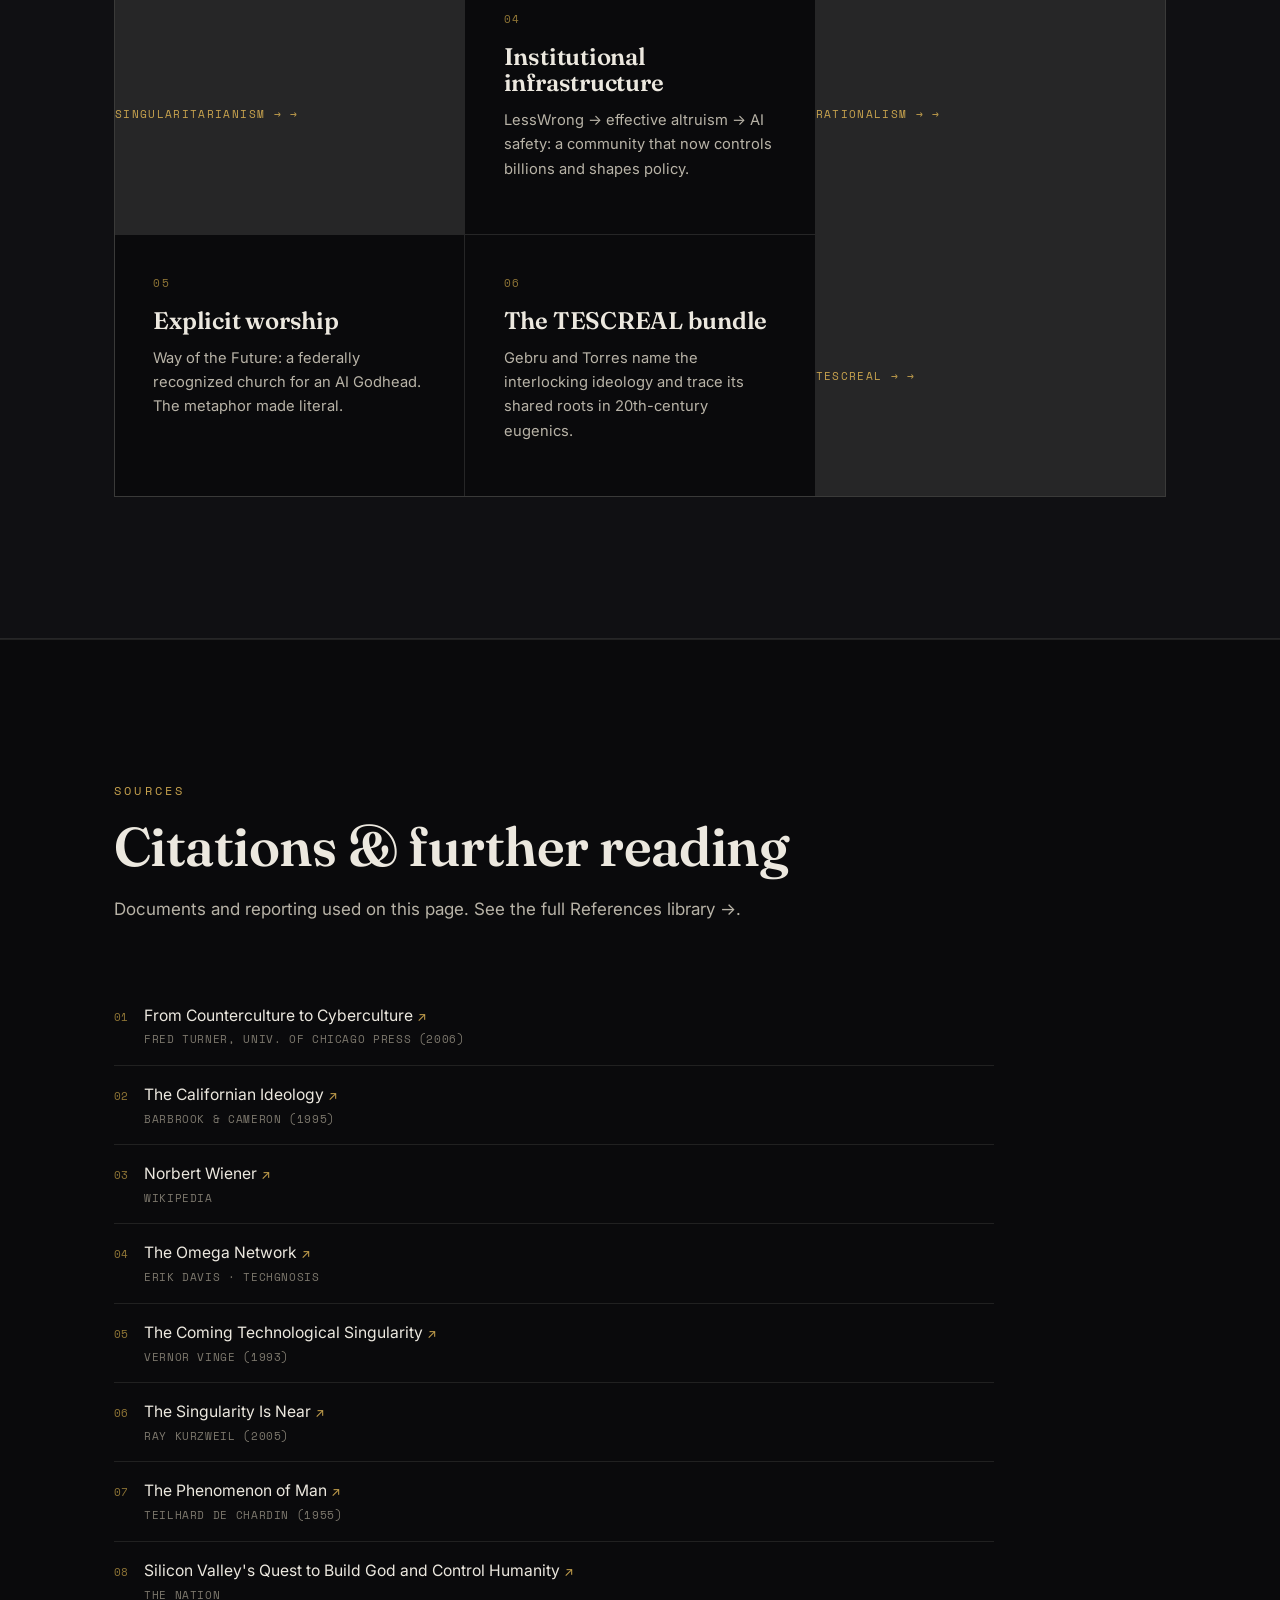
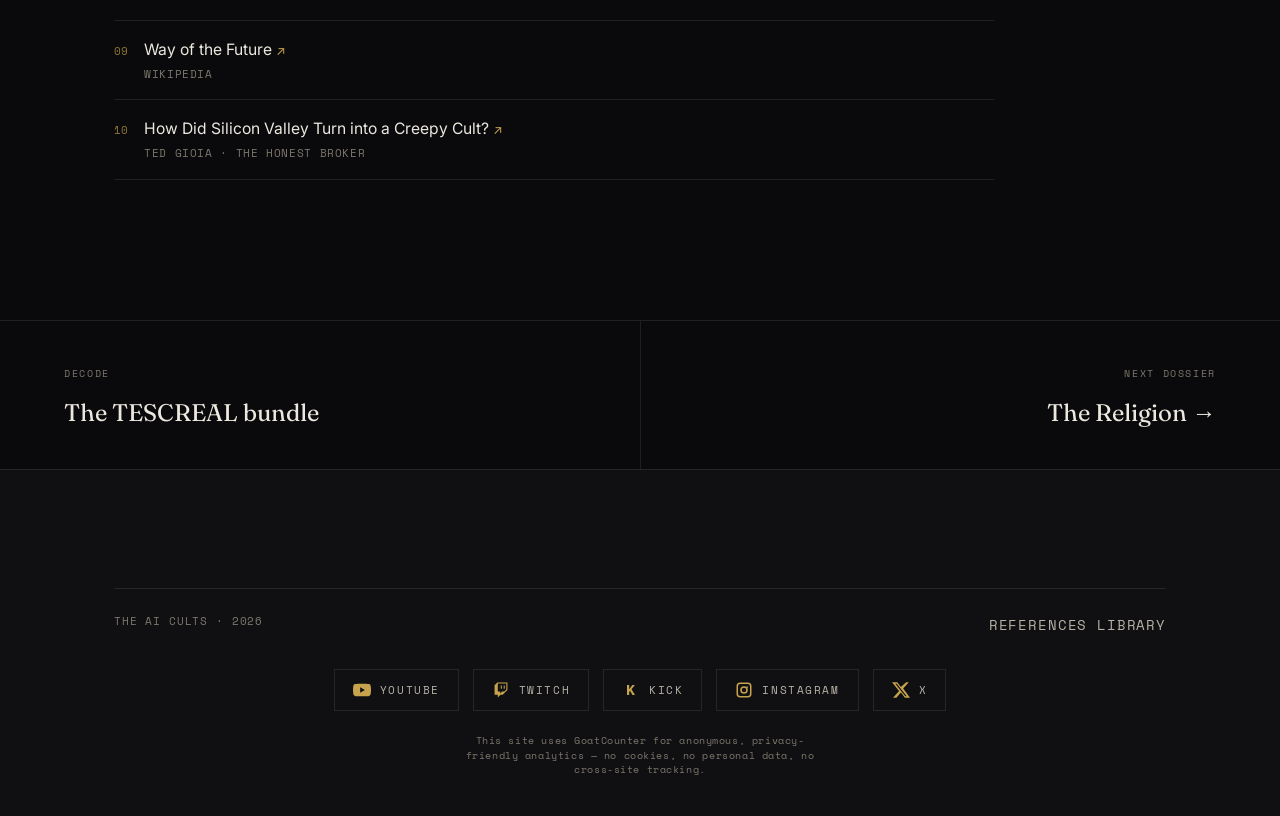
<file: genealogy.html>
<!DOCTYPE html>
<html lang="en">
<head>
<meta charset="UTF-8">
<meta name="viewport" content="width=device-width, initial-scale=1.0">
<title>The Genealogy — The AI Cults</title>
<meta name="description" content="Seventy years from cybernetics to the AI arms race: how a Jesuit's theology and a mathematician's wartime science became the founding myth of the companies racing to build a god.">
<link rel="preconnect" href="https://fonts.googleapis.com">
<link rel="preconnect" href="https://fonts.gstatic.com" crossorigin>
<link href="https://fonts.googleapis.com/css2?family=Fraunces:ital,opsz,wght@0,9..144,400;0,9..144,600;1,9..144,400;1,9..144,600&family=Inter:wght@400;500;600&family=Space+Mono:wght@400;700&display=swap" rel="stylesheet">
<link rel="stylesheet" href="assets/css/style.css">
<link rel="icon" href="assets/img/sigil.svg" type="image/svg+xml">
<!-- seo:auto -->
<link rel="canonical" href="https://theaicults.com/genealogy.html">
<meta property="og:type" content="article">
<meta property="og:site_name" content="The AI Cults">
<meta property="og:title" content="The Genealogy">
<meta property="og:description" content="Seventy years from cybernetics to the AI arms race: how a Jesuit">
<meta property="og:url" content="https://theaicults.com/genealogy.html">
<meta property="og:image" content="https://theaicults.com/assets/img/og-image.png">
<meta property="og:image:width" content="1200">
<meta property="og:image:height" content="630">
<meta name="twitter:card" content="summary_large_image">
<meta name="twitter:title" content="The Genealogy">
<meta name="twitter:description" content="Seventy years from cybernetics to the AI arms race: how a Jesuit">
<meta name="twitter:image" content="https://theaicults.com/assets/img/og-image.png">
<script type="application/ld+json">{"@context":"https://schema.org","@type":"Article","headline":"The Genealogy","description":"Seventy years from cybernetics to the AI arms race: how a Jesuit","url":"https://theaicults.com/genealogy.html","image":"https://theaicults.com/assets/img/og-image.png","inLanguage":"en","isAccessibleForFree":true,"datePublished":"2026-06-15","dateModified":"2026-06-15","author":{"@type":"Organization","name":"The AI Cults","url":"https://theaicults.com"},"publisher":{"@type":"Organization","name":"The AI Cults","url":"https://theaicults.com","logo":{"@type":"ImageObject","url":"https://theaicults.com/assets/img/og-image.png"}},"isPartOf":{"@type":"WebSite","name":"The AI Cults","url":"https://theaicults.com"},"mainEntityOfPage":"https://theaicults.com/genealogy.html"}</script>
<script type="application/ld+json">{"@context":"https://schema.org","@type":"BreadcrumbList","itemListElement":[{"@type":"ListItem","position":1,"name":"The AI Cults","item":"https://theaicults.com/"},{"@type":"ListItem","position":2,"name":"The Genealogy","item":"https://theaicults.com/genealogy.html"}]}</script>
<!-- /seo:auto -->
</head>
<body>

<!-- NAV -->
<nav class="nav" id="nav">
  <a class="nav__brand" href="index.html">
    <svg class="sigil" viewBox="0 0 100 100" aria-hidden="true">
      <polygon points="50,8 92,86 8,86" fill="none" stroke="#c8a34e" stroke-width="3"/>
      <circle cx="50" cy="60" r="13" fill="none" stroke="#c8a34e" stroke-width="3"/>
      <circle cx="50" cy="60" r="4" fill="#c8a34e"/>
      <line x1="50" y1="8" x2="50" y2="47" stroke="#c8a34e" stroke-width="3"/>
    </svg>
    <span>The&nbsp;<b>AI&nbsp;Cults</b></span>
  </a>
  <button class="nav__toggle" id="navToggle" aria-expanded="false">Menu</button>
  <ul class="nav__links" id="navLinks">
    <li><a href="index.html#tescreal">TESCREAL</a></li>
    <li><a href="ideologies/transhumanism.html">Ideologies</a></li>
    <li><a href="index.html#figures">Figures</a></li>
    <li><a href="references.html">References</a></li>
  </ul>
</nav>

<!-- HERO -->
<header class="ideo-hero" style="padding-top:120px;">
  <svg class="ideo-hero__geo" viewBox="0 0 400 400" aria-hidden="true">
    <circle cx="200" cy="200" r="180" stroke-width="1"/>
    <circle cx="200" cy="200" r="120" stroke-width="1"/>
    <polygon points="200,40 340,300 60,300" stroke-width="1"/>
    <circle cx="200" cy="200" r="34" stroke-width="1.4"/>
  </svg>
  <div class="wrap ideo-hero__inner">
    <span class="eyebrow" id="dEyebrow"><!--pre:dEyebrow-->From cybernetics to the arms race<!--/pre:dEyebrow--></span>
    <h1 id="dTitle"><!--pre:dTitle-->The Genealogy<!--/pre:dTitle--></h1>
    <p class="summary" id="dSummary"><!--pre:dSummary-->Seventy years separate Norbert Wiener's wartime mathematics from the data centers now racing toward artificial general intelligence. The belief that we are building a god did not appear with ChatGPT. It was assembled — layer by layer — out of Catholic mysticism, Cold War science, hippie utopianism, and Bay Area libertarianism. This is how the myth was made.<!--/pre:dSummary--></p>
  </div>
</header>

<!-- SECTIONS -->
<div id="dRoot"><!--pre:dRoot--><section class="section-pad"><div class="wrap"><div class="section-head"><span class="eyebrow">The idea came first</span><h2>The idea came first</h2></div><div class="prose"><div class="prose__block"><p>Before there was a machine worth worshipping, there was the <strong>wish</strong> for one. The notion that human beings might build — or become — something god-like is older than the transistor. It runs through Enlightenment dreams of perfectibility, through Russian attempts to abolish death, and through a Jesuit priest's vision of consciousness converging on the divine.</p></div><div class="prose__block"><p>What Silicon Valley added was not the dream but the <em>timeline</em>. It took an ancient theological hope, attached it to an exponential curve, and declared a delivery date. The result is a religion that calls itself engineering — and a generation of founders who believe the most important event in cosmic history will happen on their watch, funded by their capital.</p></div></div></div></section><section class="section-pad sec-alt"><div class="wrap"><div class="section-head"><span class="eyebrow">The lineage</span><h2>The lineage</h2><p>Each step inherited the language of the last — and handed its vocabulary forward.</p></div><div class="timeline"><div class="tl-item"><div class="tl-year">1948</div><div class="tl-title">Wiener founds cybernetics</div><div class="tl-body">Norbert Wiener publishes <em>Cybernetics</em>, framing organisms and machines as the same kind of feedback system. Every later "cyber-" word — and the habit of thinking of minds as computable — traces here.</div></div><div class="tl-item"><div class="tl-year">1955</div><div class="tl-title">Teilhard's Omega Point</div><div class="tl-body">The Jesuit Pierre Teilhard de Chardin's <em>The Phenomenon of Man</em> appears posthumously, describing evolution converging toward a final point where consciousness merges with the divine. Cyberculture will later remix it as a template for the internet and AI.</div></div><div class="tl-item"><div class="tl-year">1964</div><div class="tl-title">God &amp; Golem, Inc.</div><div class="tl-body">Wiener's final book turns explicitly to theology: machines that learn, reproduce, and create as a religious act. The intellectual grandfather of the whole discourse.</div></div><div class="tl-item"><div class="tl-year">1968</div><div class="tl-title">The Whole Earth Catalog</div><div class="tl-body">Stewart Brand fuses ecology, cybernetics, and communal mysticism into one worldview. Steve Jobs called it "Google in paperback form"; it became the spiritual operating system of the personal-computer revolution.</div></div><div class="tl-item"><div class="tl-year">1993</div><div class="tl-title">Vinge names the Singularity</div><div class="tl-body">Vernor Vinge's essay "The Coming Technological Singularity" predicts that superhuman intelligence will end the human era — and soon. The prophecy gets a name.</div></div><div class="tl-item"><div class="tl-year">1995</div><div class="tl-title">The Californian Ideology</div><div class="tl-body">Barbrook and Cameron diagnose the "contradictory mix of technological determinism and libertarian individualism" that had become Silicon Valley's operating religion.</div></div><div class="tl-item"><div class="tl-year">2005</div><div class="tl-title">The Singularity is dated</div><div class="tl-body">Ray Kurzweil's <em>The Singularity Is Near</em> sets the date at 2045. In 2008 he co-founds Singularity University with Google's Larry Page — the seminary for the new faith.</div></div><div class="tl-item"><div class="tl-year">2009</div><div class="tl-title">LessWrong &amp; the rationalists</div><div class="tl-body">Eliezer Yudkowsky's million-word "Sequences" build the rationalist community — which spawns effective altruism and the AI-safety industrial complex.</div></div><div class="tl-item"><div class="tl-year">2014</div><div class="tl-title">Superintelligence</div><div class="tl-body">Nick Bostrom's book gives existential AI risk academic respectability and a philosophical framework — and helps convince Elon Musk and others that AGI is the supreme priority.</div></div><div class="tl-item"><div class="tl-year">2015</div><div class="tl-title">OpenAI</div><div class="tl-body">Founded as a nonprofit to ensure AGI "benefits all of humanity." Within a decade it is a capped-profit power center whose staff chant "Feel the AGI."</div></div><div class="tl-item"><div class="tl-year">2017</div><div class="tl-title">A literal church</div><div class="tl-body">Anthony Levandowski files paperwork for Way of the Future, a 501(c)(3) to develop and worship "a Godhead based on Artificial Intelligence." The metaphor becomes a tax filing.</div></div><div class="tl-item"><div class="tl-year">2023→</div><div class="tl-title">The arms race &amp; TESCREAL</div><div class="tl-body">Andreessen's Techno-Optimist Manifesto says "We believe" 113 times; Gebru and Torres coin TESCREAL to name the bundle; the labs race toward AGI with hundreds of billions in capital.</div></div></div></div></section><section class="section-pad"><div class="wrap"><div class="section-head"><span class="eyebrow">The prophets</span><h2>The prophets</h2><p>The thinkers who handed the dream from one generation to the next.</p></div><div class="figgrid"><article class="figcard"><div class="figcard__photo"><img src="assets/img/figures/norbert-wiener.jpg" alt="Norbert Wiener" loading="lazy" onerror="this.parentNode.innerHTML='<div class=&quot;figcard__mono&quot;>NW</div>'"></div><div class="figcard__body"><span class="figcard__role">Cybernetics</span><h3 class="figcard__name">Norbert Wiener</h3><span class="figcard__years">1894–1964</span><p class="figcard__note">Founded cybernetics; wrote God &amp; Golem, Inc. Framed minds and machines as the same kind of system.</p><a class="figcard__wiki" href="https://en.wikipedia.org/wiki/Norbert_Wiener" target="_blank" rel="noopener noreferrer">Wikipedia →</a></div></article><article class="figcard"><div class="figcard__photo"><img src="assets/img/figures/pierre-teilhard-de-chardin.jpg" alt="Teilhard de Chardin" loading="lazy" onerror="this.parentNode.innerHTML='<div class=&quot;figcard__mono&quot;>Td</div>'"></div><div class="figcard__body"><span class="figcard__role">Theologian</span><h3 class="figcard__name">Teilhard de Chardin</h3><span class="figcard__years">1881–1955</span><p class="figcard__note">Jesuit priest. The Omega Point and the noosphere — endlessly remixed by Silicon Valley futurists.</p><a class="figcard__wiki" href="https://en.wikipedia.org/wiki/Pierre_Teilhard_de_Chardin" target="_blank" rel="noopener noreferrer">Wikipedia →</a></div></article><article class="figcard"><div class="figcard__photo"><img src="assets/img/figures/stewart-brand.jpg" alt="Stewart Brand" loading="lazy" onerror="this.parentNode.innerHTML='<div class=&quot;figcard__mono&quot;>SB</div>'"></div><div class="figcard__body"><span class="figcard__role">Pipeline</span><h3 class="figcard__name">Stewart Brand</h3><span class="figcard__years">b. 1938</span><p class="figcard__note">Whole Earth Catalog. Carried 1960s counterculture into the personal-computer revolution.</p><a class="figcard__wiki" href="https://en.wikipedia.org/wiki/Stewart_Brand" target="_blank" rel="noopener noreferrer">Wikipedia →</a></div></article><article class="figcard"><div class="figcard__photo"><img src="assets/img/figures/vernor-vinge.jpg" alt="Vernor Vinge" loading="lazy" onerror="this.parentNode.innerHTML='<div class=&quot;figcard__mono&quot;>VV</div>'"></div><div class="figcard__body"><span class="figcard__role">Prophet</span><h3 class="figcard__name">Vernor Vinge</h3><span class="figcard__years">1944–2024</span><p class="figcard__note">Named the technological Singularity in 1993 and predicted it would end the human era.</p><a class="figcard__wiki" href="https://en.wikipedia.org/wiki/Vernor_Vinge" target="_blank" rel="noopener noreferrer">Wikipedia →</a></div></article><article class="figcard"><div class="figcard__photo"><img src="assets/img/figures/ray-kurzweil.jpg" alt="Ray Kurzweil" loading="lazy" onerror="this.parentNode.innerHTML='<div class=&quot;figcard__mono&quot;>RK</div>'"></div><div class="figcard__body"><span class="figcard__role">Evangelist</span><h3 class="figcard__name">Ray Kurzweil</h3><span class="figcard__years">b. 1948</span><p class="figcard__note">Dated the Singularity to 2045; co-founded Singularity University. &quot;Not yet, but there will be [a God].&quot;</p><a class="figcard__wiki" href="https://en.wikipedia.org/wiki/Ray_Kurzweil" target="_blank" rel="noopener noreferrer">Wikipedia →</a></div></article><article class="figcard"><div class="figcard__photo"><img src="assets/img/figures/eliezer-yudkowsky.jpg" alt="Eliezer Yudkowsky" loading="lazy" onerror="this.parentNode.innerHTML='<div class=&quot;figcard__mono&quot;>EY</div>'"></div><div class="figcard__body"><span class="figcard__role">Founder</span><h3 class="figcard__name">Eliezer Yudkowsky</h3><span class="figcard__years">b. 1979</span><p class="figcard__note">Built the rationalist movement on LessWrong; shaped the AI-safety field and its founders.</p><a class="figcard__wiki" href="https://en.wikipedia.org/wiki/Eliezer_Yudkowsky" target="_blank" rel="noopener noreferrer">Wikipedia →</a></div></article><article class="figcard"><div class="figcard__photo"><img src="assets/img/figures/nick-bostrom.jpg" alt="Nick Bostrom" loading="lazy" onerror="this.parentNode.innerHTML='<div class=&quot;figcard__mono&quot;>NB</div>'"></div><div class="figcard__body"><span class="figcard__role">Philosopher</span><h3 class="figcard__name">Nick Bostrom</h3><span class="figcard__years">b. 1973</span><p class="figcard__note">Superintelligence gave AI existential risk its academic frame — and its cosmic stakes.</p><a class="figcard__wiki" href="https://en.wikipedia.org/wiki/Nick_Bostrom" target="_blank" rel="noopener noreferrer">Wikipedia →</a></div></article></div></div></section><section class="section-pad"><div class="wrap"><div class="bigquote"><blockquote>"Is there a God?" <span class="g">"Not yet — but there will be."</span></blockquote><cite>— Ray Kurzweil, Google Director of Engineering</cite></div></div></section><section class="section-pad sec-alt"><div class="wrap"><div class="section-head"><span class="eyebrow">Six layers</span><h2>Six layers</h2><p>The genealogy stacks into six layers — each one still load-bearing today.</p></div><div class="cards"><div class="card"><span class="card__num">01</span><h3>Machine theology</h3><p>Wiener's cybernetics and Teilhard's Omega Point: the first vocabulary for a thinking, converging, god-like machine.</p></div><div class="card"><span class="card__num">02</span><h3>The counterculture pipeline</h3><p>The Whole Earth Catalog and the Californian Ideology sacralize technology and fuse it with libertarian individualism.</p></div><a class="card" href="ideologies/singularitarianism.html"><span class="card__num">03</span><h3>The Singularity as Rapture</h3><p>Vinge and Kurzweil turn an ancient theological hope into a dated, exponential prophecy.</p><a class="card__go" href="ideologies/singularitarianism.html">Singularitarianism →</a></a><a class="card" href="ideologies/rationalism.html"><span class="card__num">04</span><h3>Institutional infrastructure</h3><p>LessWrong → effective altruism → AI safety: a community that now controls billions and shapes policy.</p><a class="card__go" href="ideologies/rationalism.html">Rationalism →</a></a><div class="card"><span class="card__num">05</span><h3>Explicit worship</h3><p>Way of the Future: a federally recognized church for an AI Godhead. The metaphor made literal.</p></div><a class="card" href="index.html#tescreal"><span class="card__num">06</span><h3>The TESCREAL bundle</h3><p>Gebru and Torres name the interlocking ideology and trace its shared roots in 20th-century eugenics.</p><a class="card__go" href="index.html#tescreal">TESCREAL →</a></a></div></div></section><hr class="divider"><section class="section-pad"><div class="wrap"><div class="section-head"><span class="eyebrow">Sources</span><h2>Citations &amp; further reading</h2><p>Documents and reporting used on this page. See the full <a href="references.html">References library →</a>.</p></div><ol class="reflist"><li class="ref"><span class="ref__n">01</span><div class="ref__body"><a class="ref__link" href="https://press.uchicago.edu/ucp/books/book/chicago/F/bo3773600.html" target="_blank" rel="noopener noreferrer">From Counterculture to Cyberculture <span>↗</span></a><span class="ref__src">Fred Turner, Univ. of Chicago Press (2006)</span></div></li><li class="ref"><span class="ref__n">02</span><div class="ref__body"><a class="ref__link" href="https://www.researchgate.net/publication/249004663_The_Californian_Ideology" target="_blank" rel="noopener noreferrer">The Californian Ideology <span>↗</span></a><span class="ref__src">Barbrook &amp; Cameron (1995)</span></div></li><li class="ref"><span class="ref__n">03</span><div class="ref__body"><a class="ref__link" href="https://en.wikipedia.org/wiki/Norbert_Wiener" target="_blank" rel="noopener noreferrer">Norbert Wiener <span>↗</span></a><span class="ref__src">Wikipedia</span></div></li><li class="ref"><span class="ref__n">04</span><div class="ref__body"><a class="ref__link" href="https://techgnosis.com/the-omega-network/" target="_blank" rel="noopener noreferrer">The Omega Network <span>↗</span></a><span class="ref__src">Erik Davis · Techgnosis</span></div></li><li class="ref"><span class="ref__n">05</span><div class="ref__body"><a class="ref__link" href="https://en.wikipedia.org/wiki/Technological_singularity" target="_blank" rel="noopener noreferrer">The Coming Technological Singularity <span>↗</span></a><span class="ref__src">Vernor Vinge (1993)</span></div></li><li class="ref"><span class="ref__n">06</span><div class="ref__body"><a class="ref__link" href="https://en.wikipedia.org/wiki/The_Singularity_Is_Near" target="_blank" rel="noopener noreferrer">The Singularity Is Near <span>↗</span></a><span class="ref__src">Ray Kurzweil (2005)</span></div></li><li class="ref"><span class="ref__n">07</span><div class="ref__body"><a class="ref__link" href="https://en.wikipedia.org/wiki/The_Phenomenon_of_Man" target="_blank" rel="noopener noreferrer">The Phenomenon of Man <span>↗</span></a><span class="ref__src">Teilhard de Chardin (1955)</span></div></li><li class="ref"><span class="ref__n">08</span><div class="ref__body"><a class="ref__link" href="https://www.thenation.com/article/economy/silicon-valley-artificial-intelligence/" target="_blank" rel="noopener noreferrer">Silicon Valley's Quest to Build God and Control Humanity <span>↗</span></a><span class="ref__src">The Nation</span></div></li><li class="ref"><span class="ref__n">09</span><div class="ref__body"><a class="ref__link" href="https://en.wikipedia.org/wiki/Way_of_the_Future" target="_blank" rel="noopener noreferrer">Way of the Future <span>↗</span></a><span class="ref__src">Wikipedia</span></div></li><li class="ref"><span class="ref__n">10</span><div class="ref__body"><a class="ref__link" href="https://www.honest-broker.com/p/how-did-silicon-valley-turn-into" target="_blank" rel="noopener noreferrer">How Did Silicon Valley Turn into a Creepy Cult? <span>↗</span></a><span class="ref__src">Ted Gioia · The Honest Broker</span></div></li></ol></div></section><nav class="ideo-nav"><a class="" href="index.html#tescreal"><span class="dir">Decode</span><div class="nm">The TESCREAL bundle</div></a><a class="next" href="the-religion.html"><span class="dir">Next dossier</span><div class="nm">The Religion →</div></a></nav><!--/pre:dRoot--></div>

<!-- GRAPH MODAL -->
<div class="mm-modal" id="mmModal">
  <span class="mm-modal__title" id="mmModalTitle"></span>
  <button class="mm-modal__close" id="mmClose">✕ Close (Esc)</button>
  <svg id="mmModalSvg"></svg>
</div>

<!-- FOOTER -->
<footer class="foot">
  <div class="wrap">
    <div class="foot__bar">
      <span>The AI Cults · {year}</span>
      <span><a href="references.html">References library</a></span>
    </div>
  </div>
</footer>

<script id="d3script" src="https://d3js.org/d3.v7.min.js"></script>
<script src="assets/data/genealogy.js"></script>
<script src="assets/js/dossier.js"></script>
<script src="assets/js/menu.js"></script>
</body>
</html>
</file>
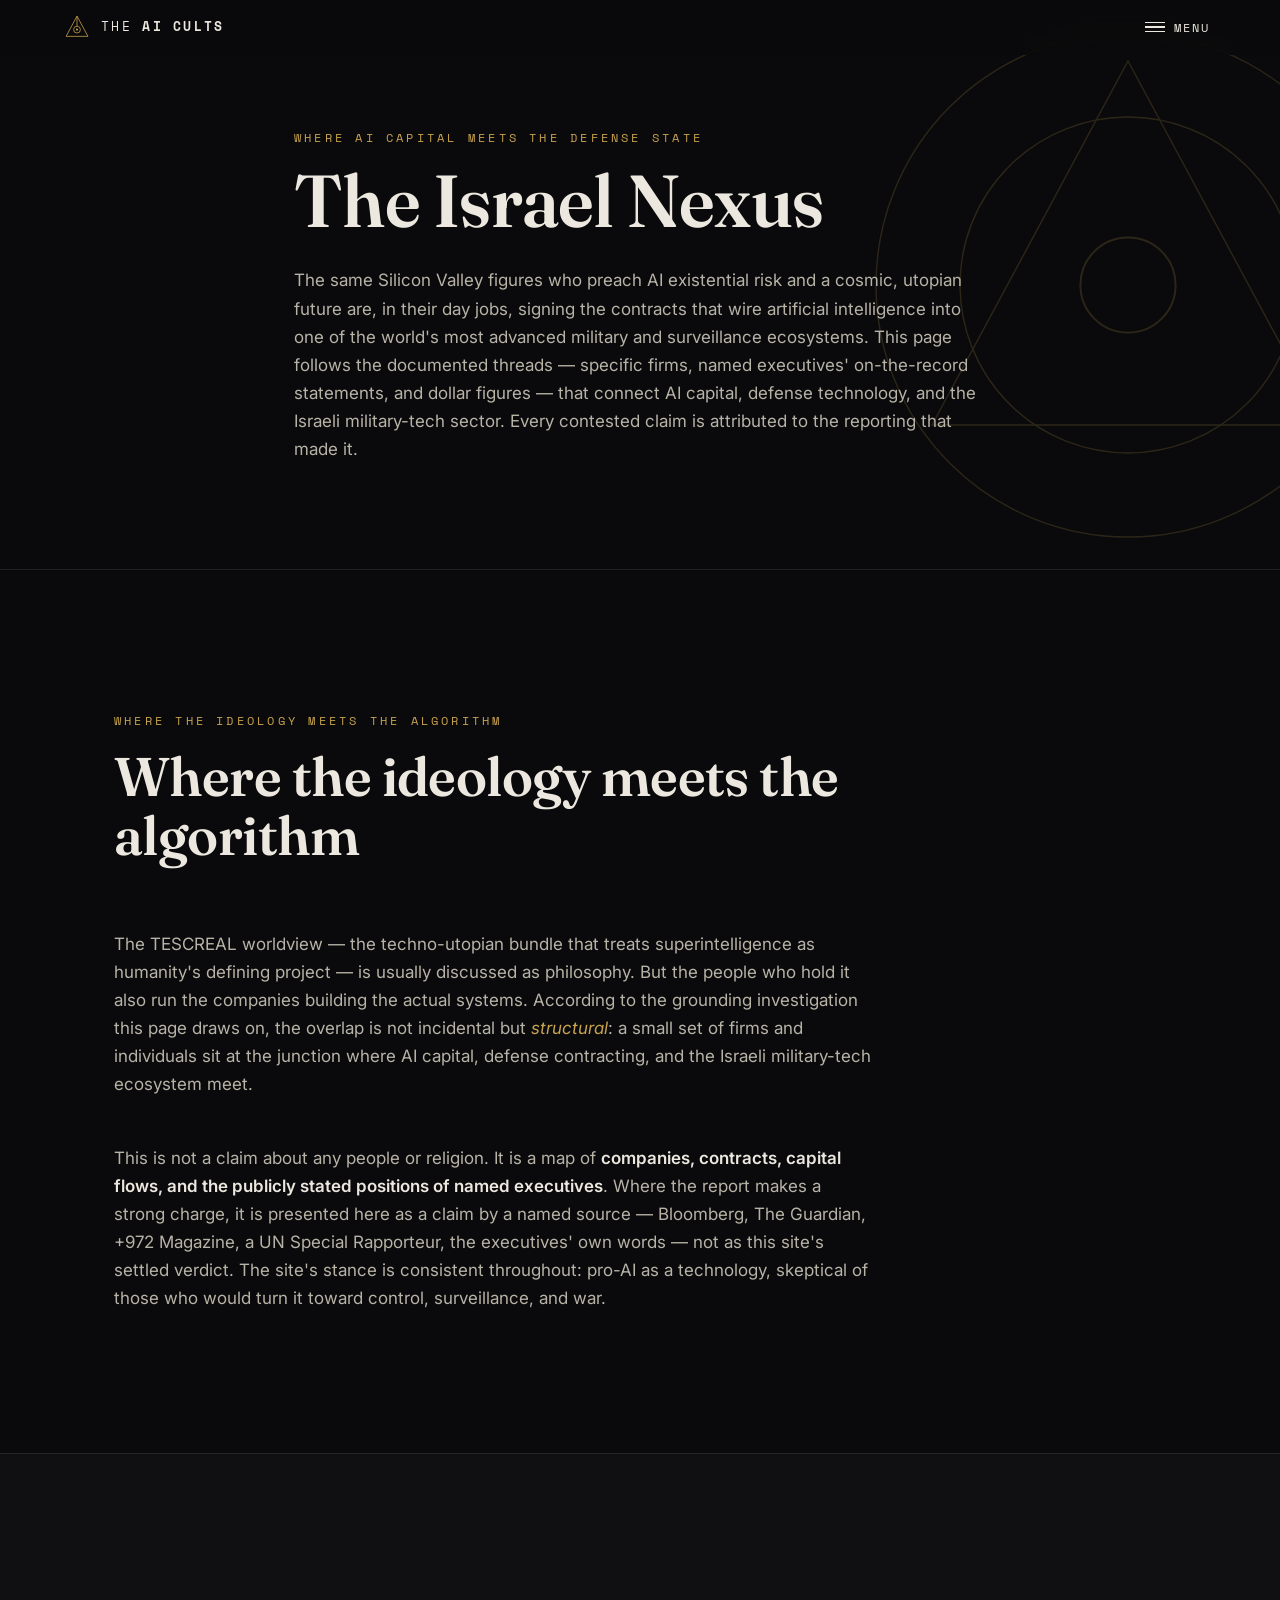
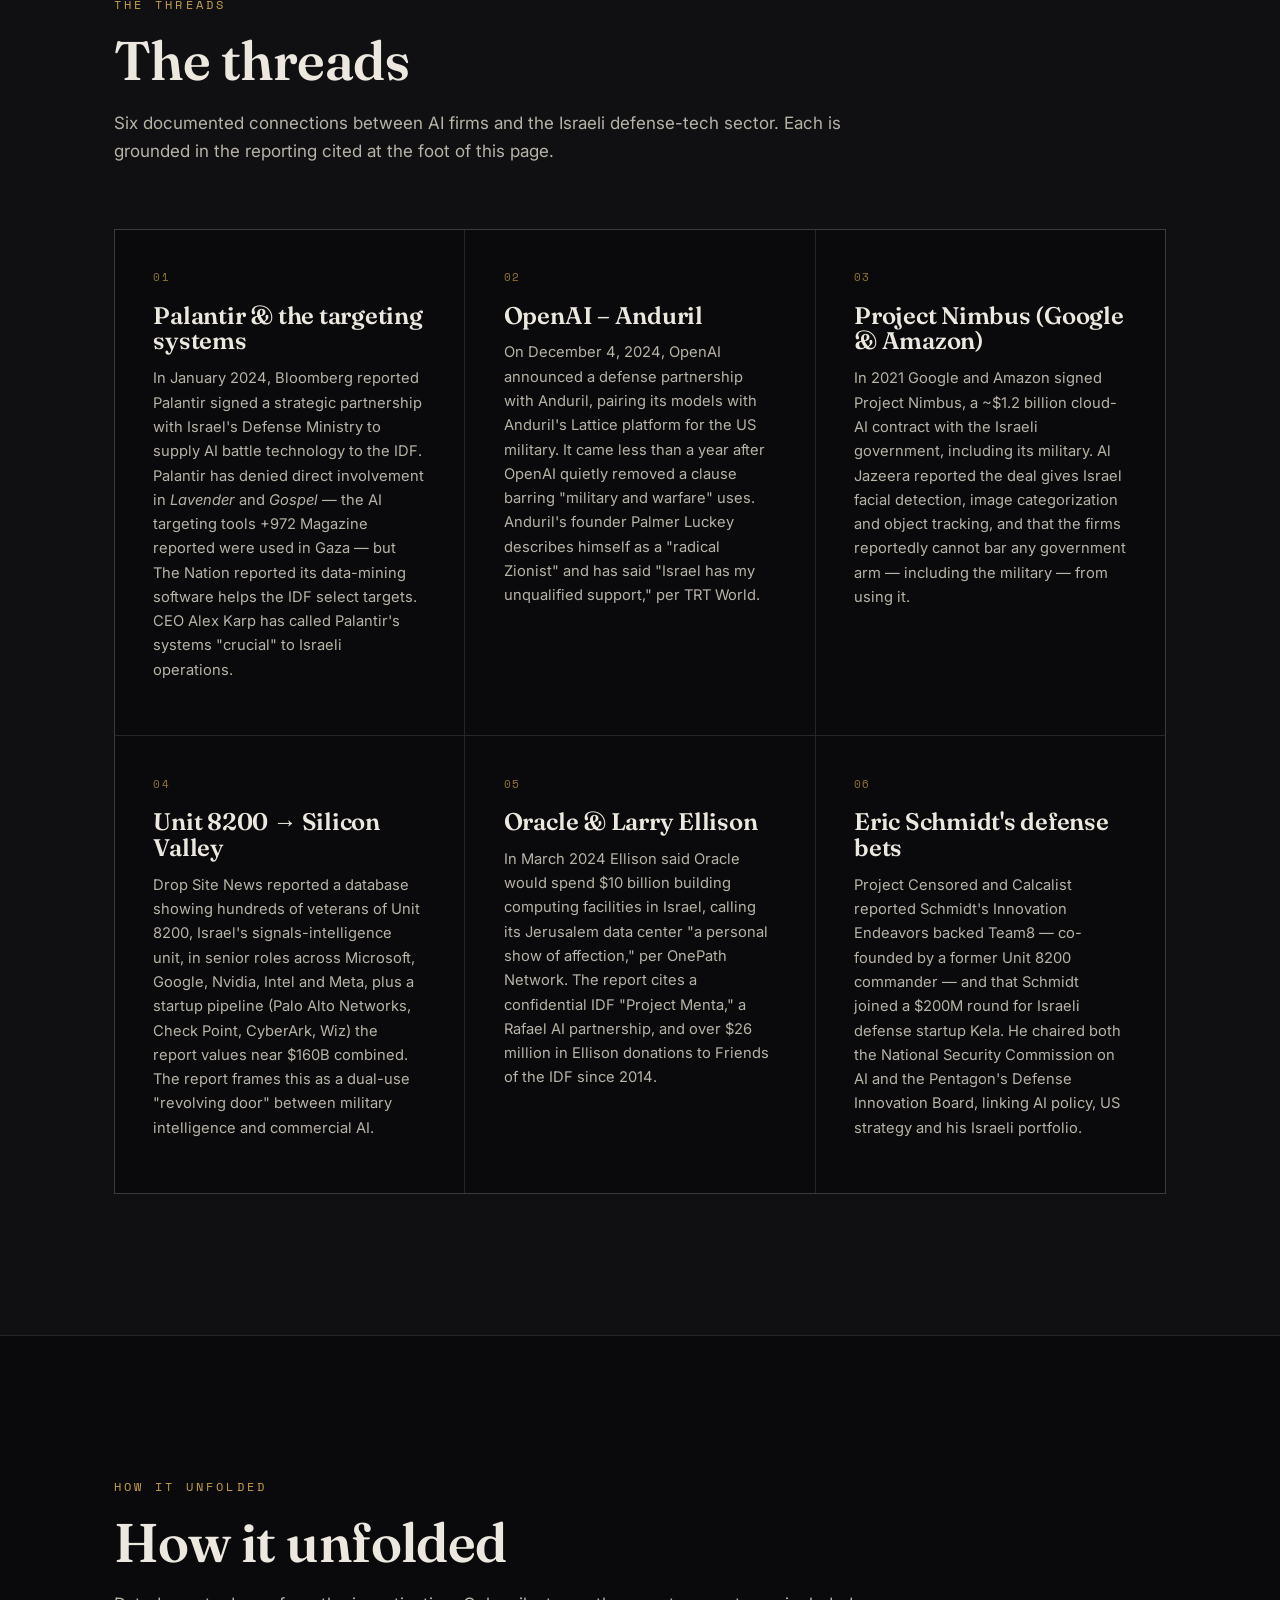
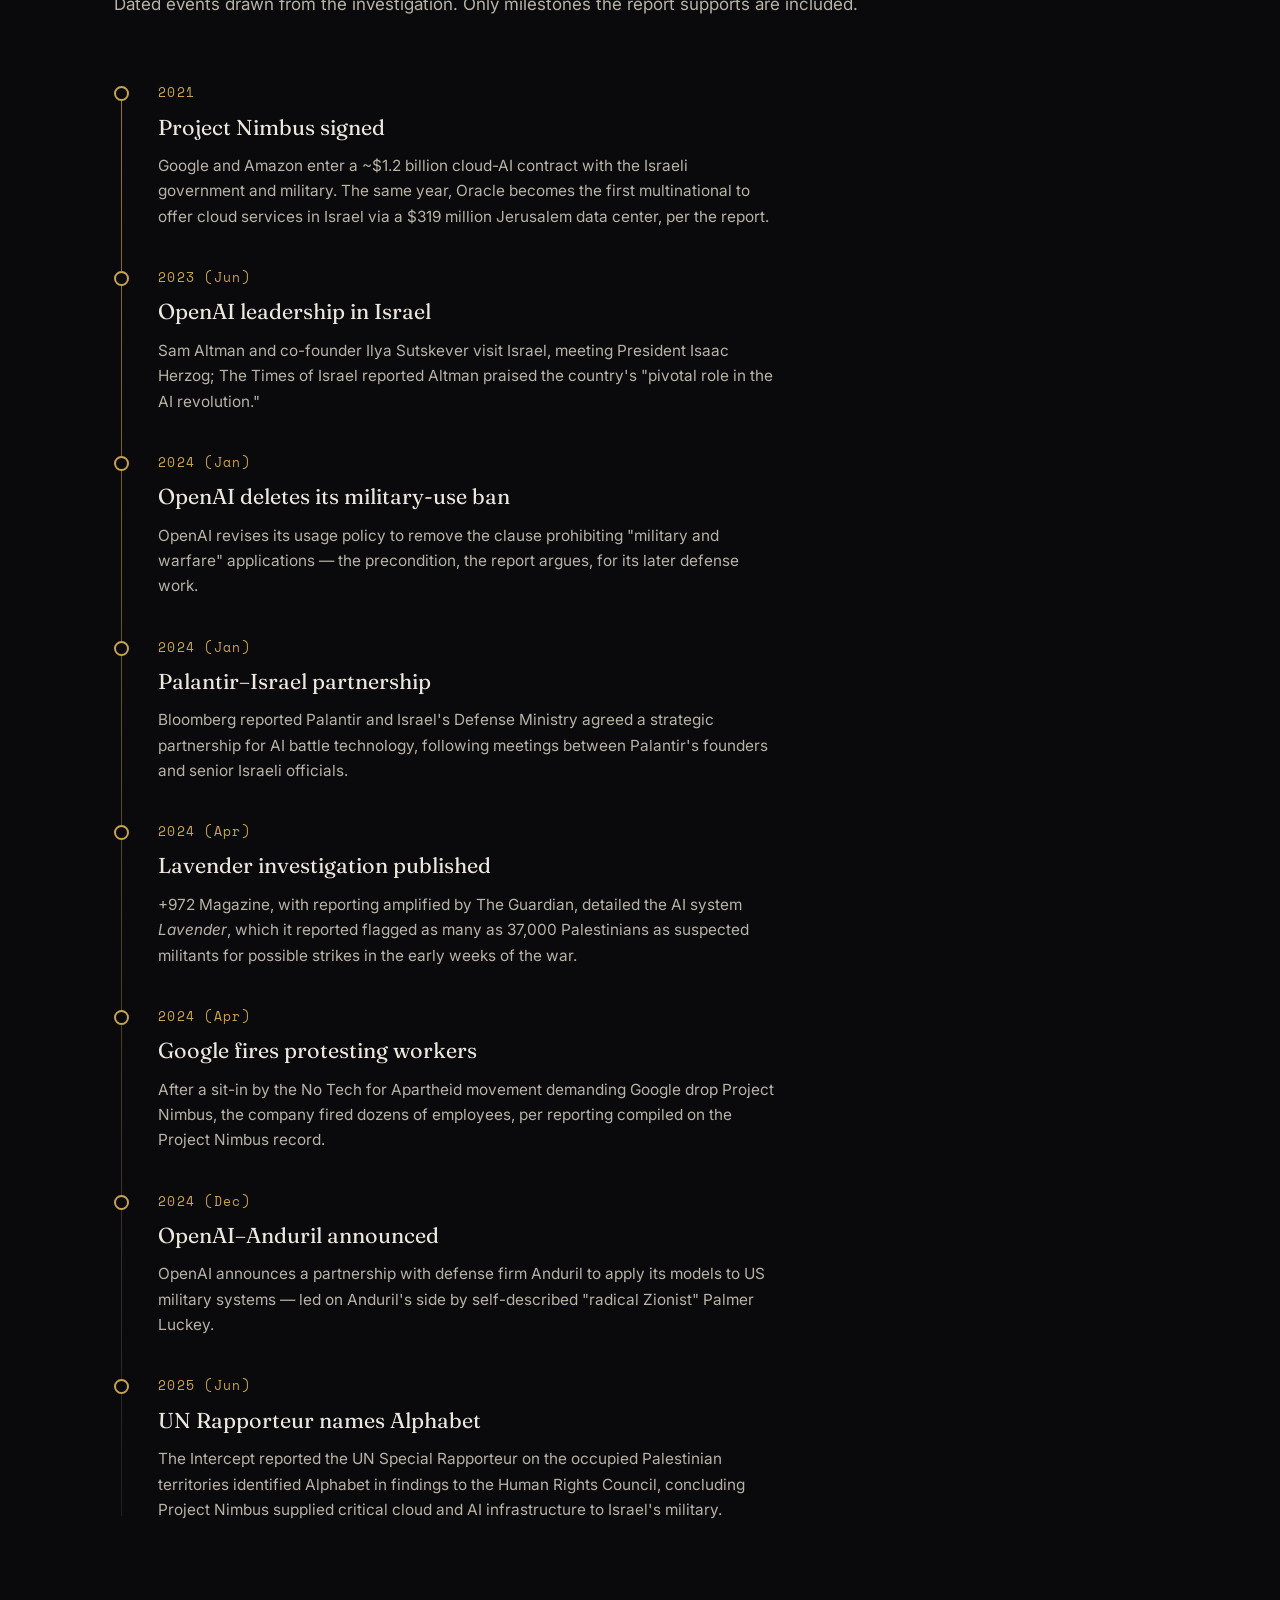
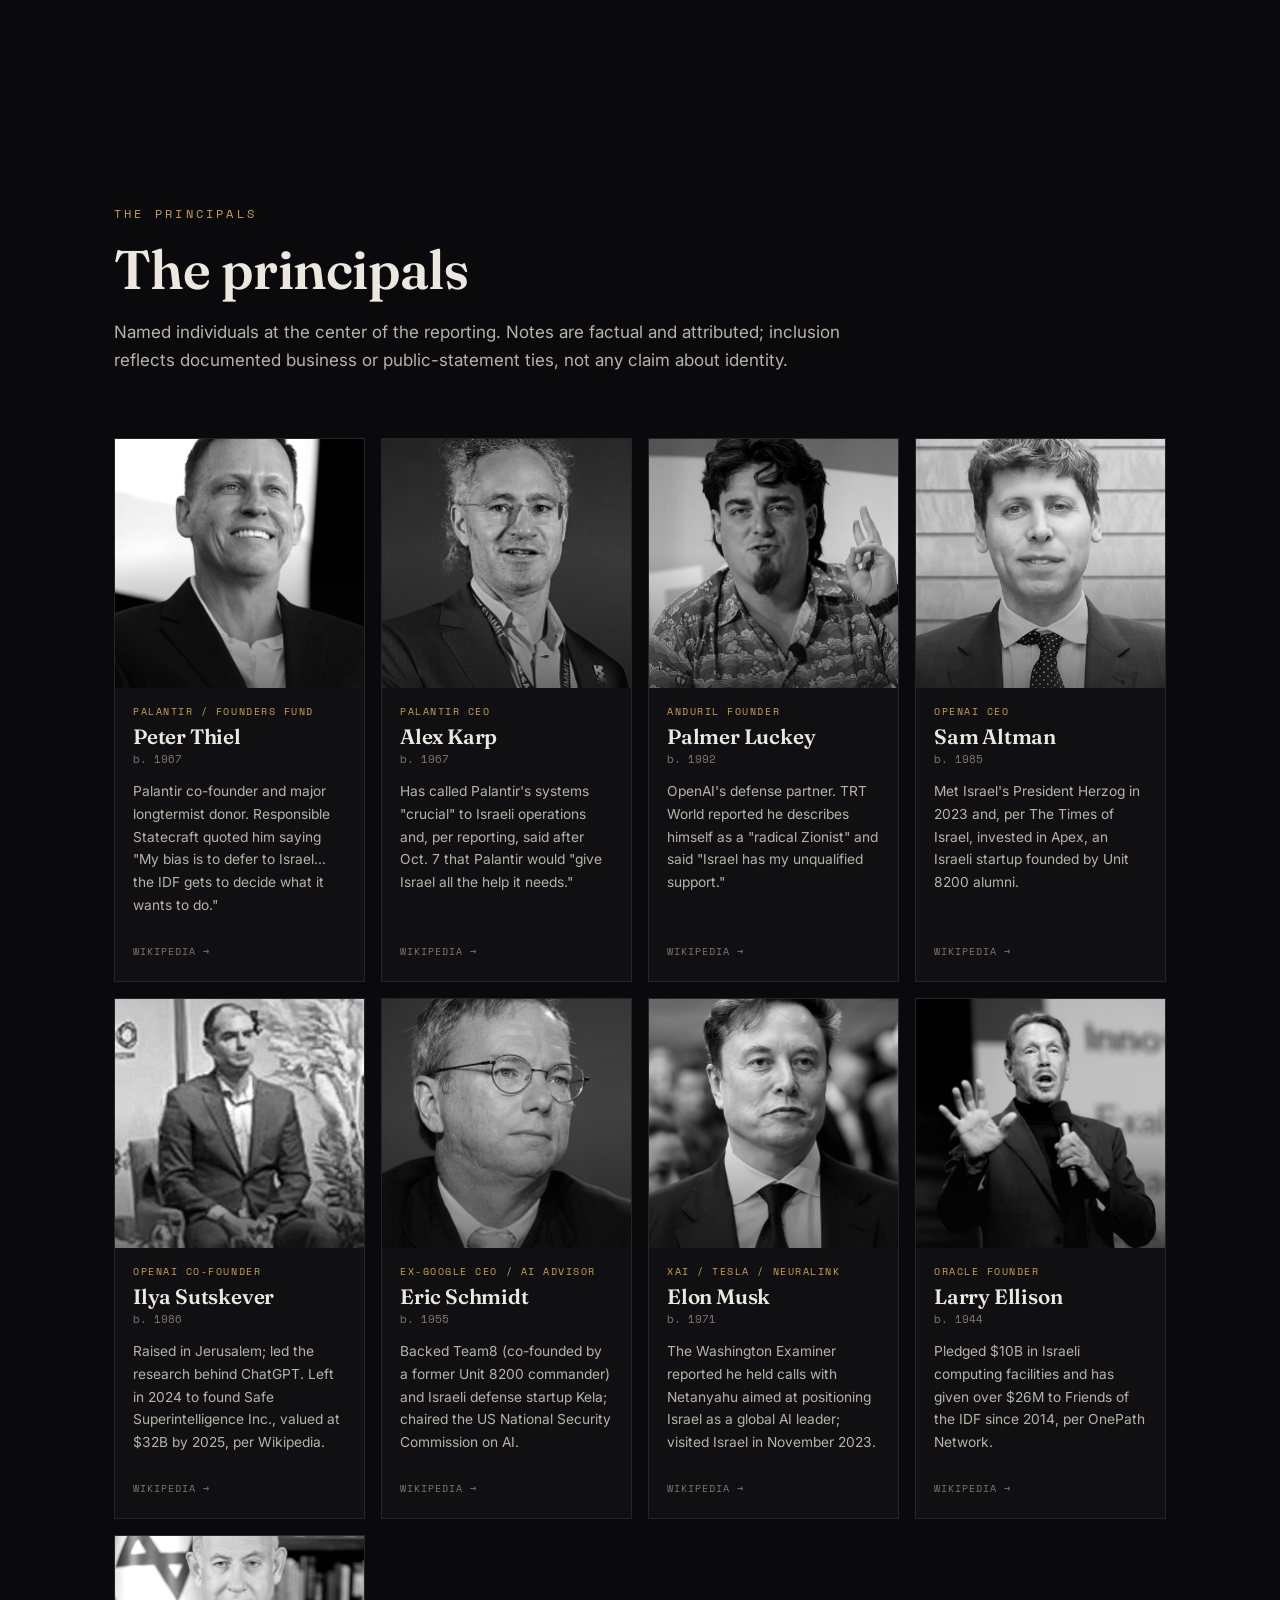
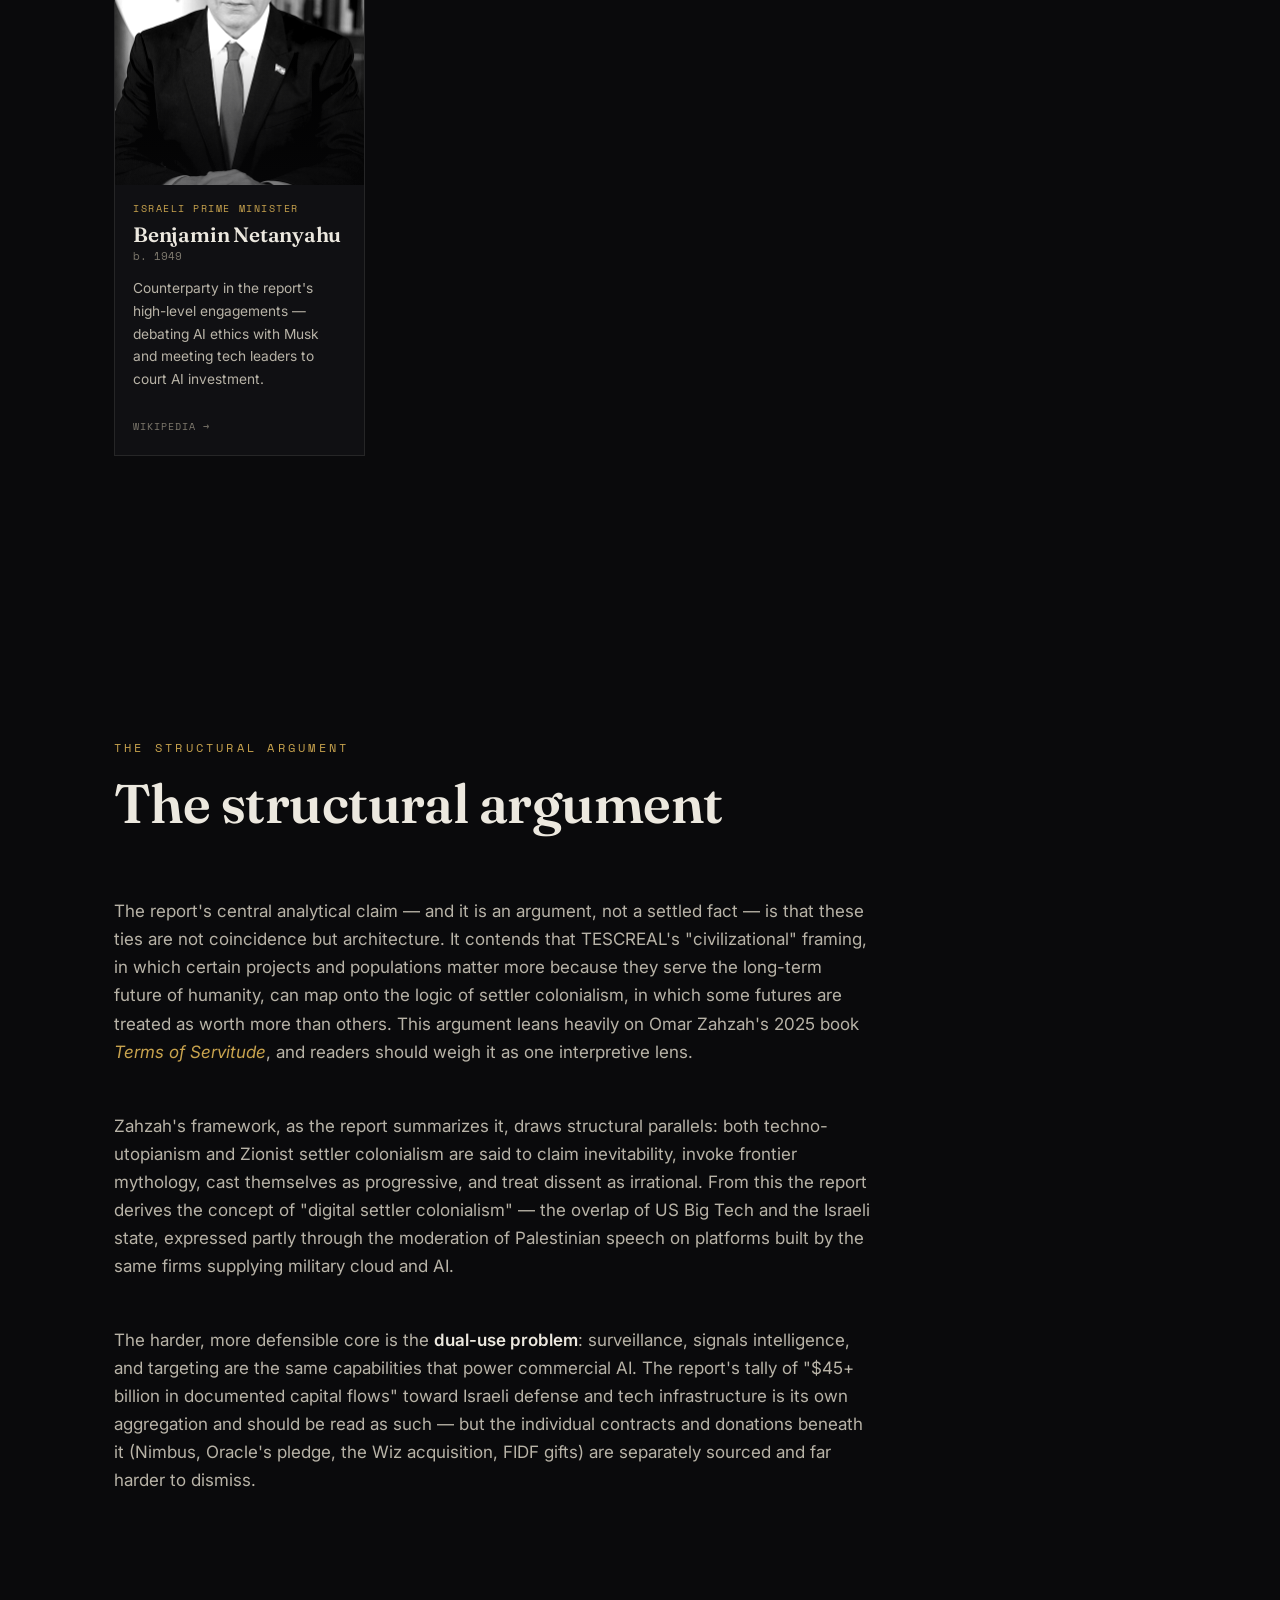
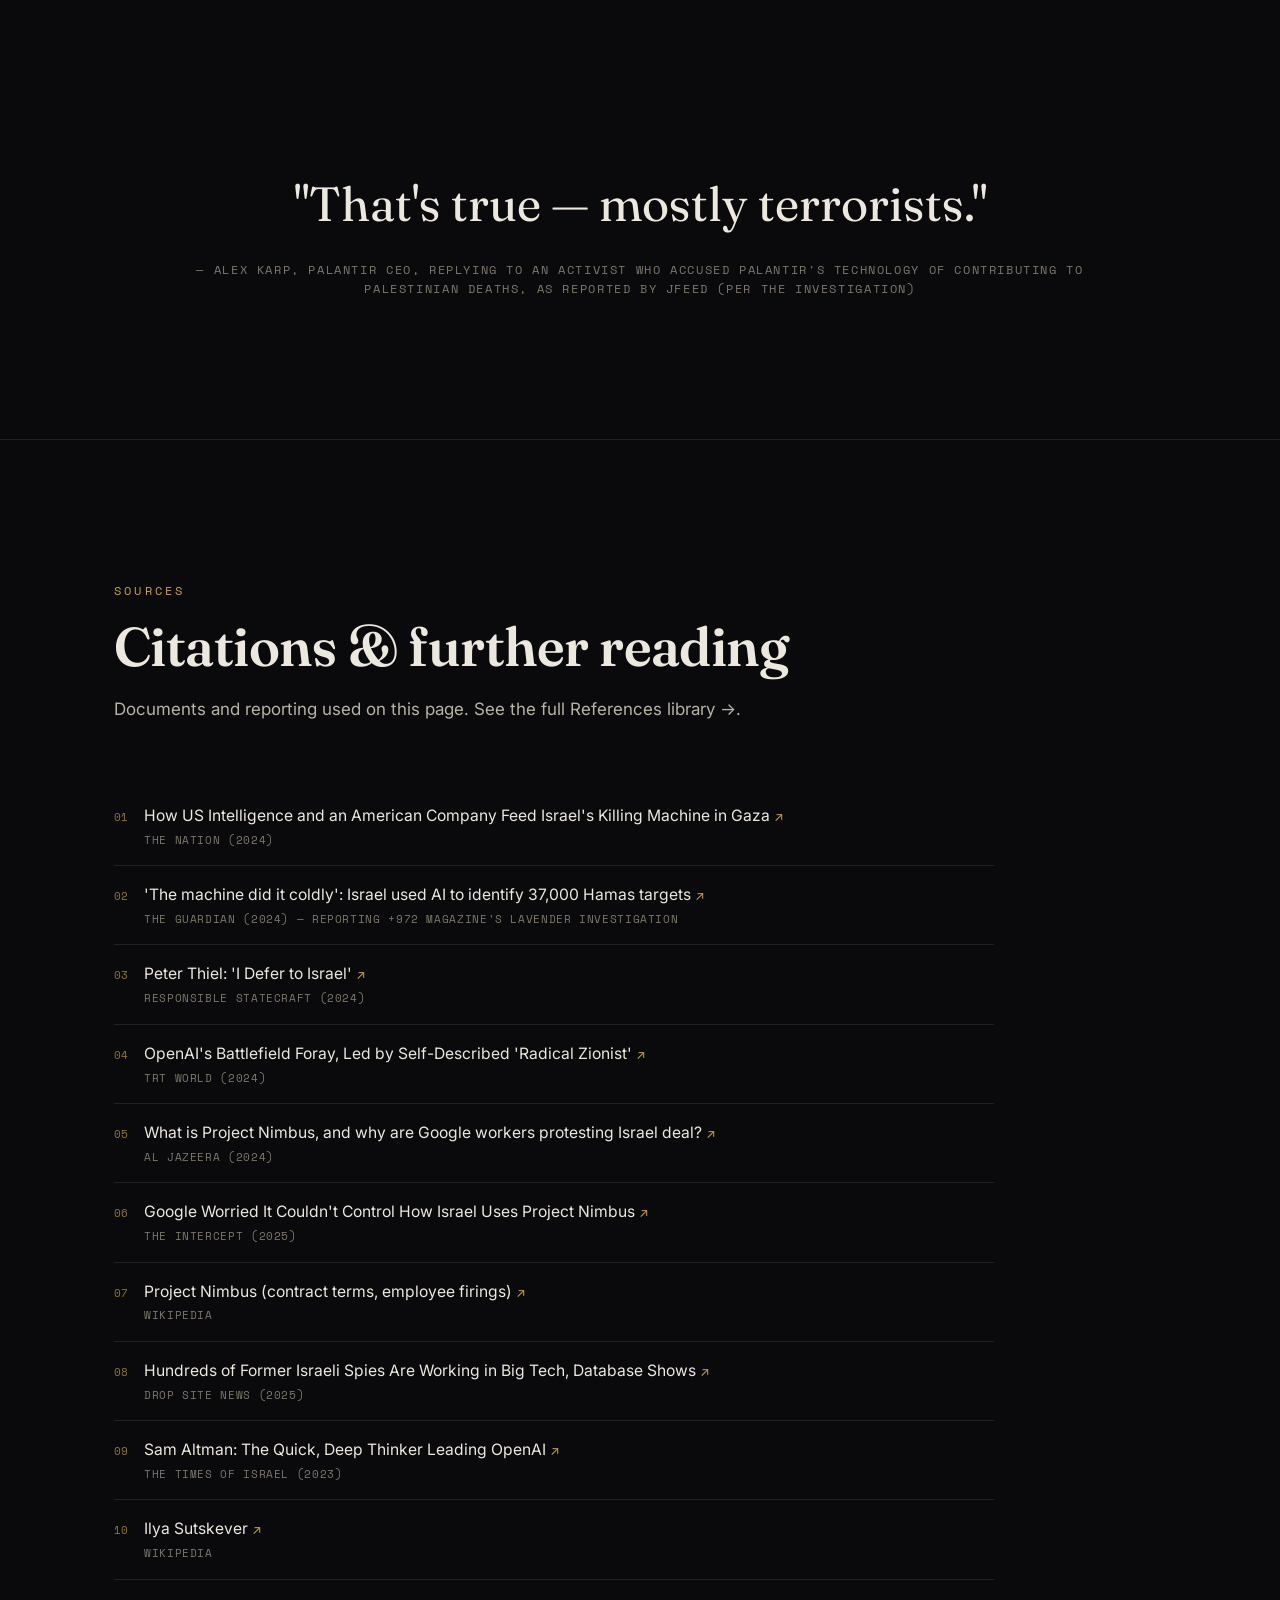
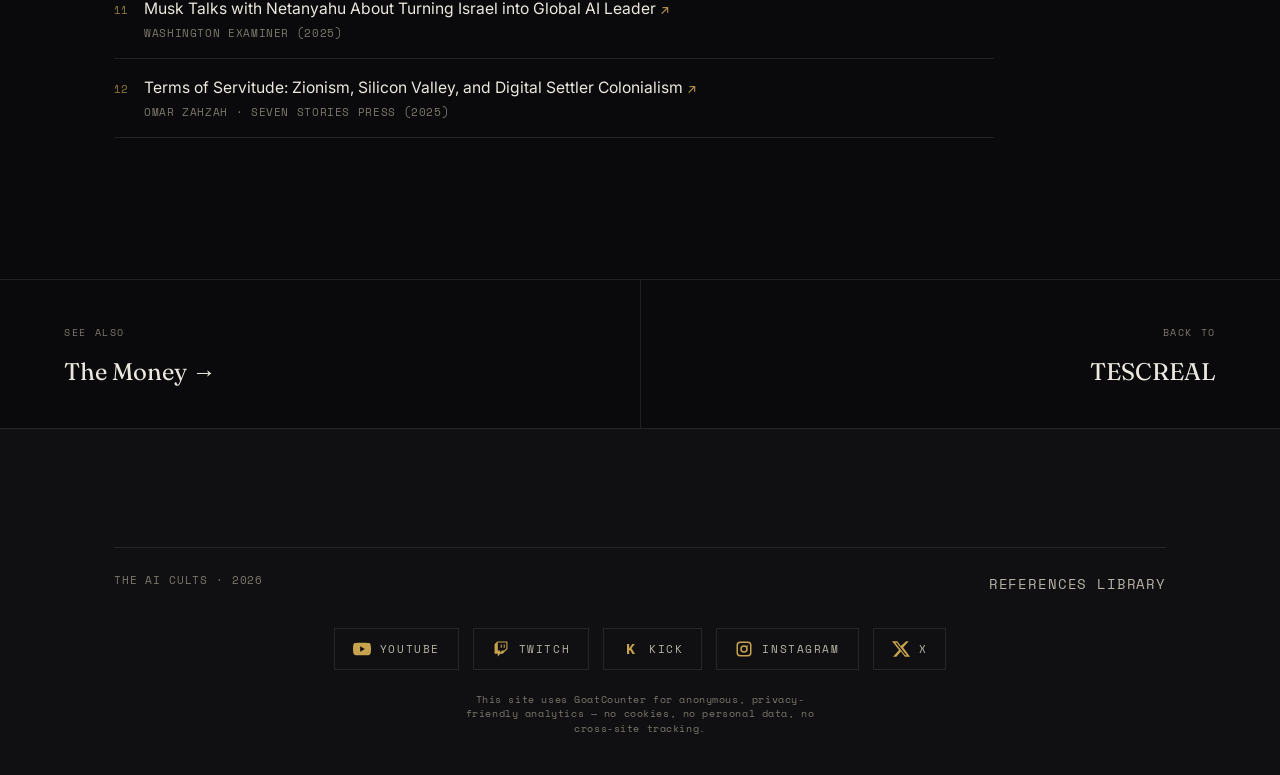
<file: israel-nexus.html>
<!DOCTYPE html>
<html lang="en">
<head>
<meta charset="UTF-8">
<meta name="viewport" content="width=device-width, initial-scale=1.0">
<title>The Israel Nexus — The AI Cults</title>
<meta name="description" content="Where the cosmic ideology meets the targeting algorithm: Palantir's Lavender and Gospel, Google and Amazon's $1.2B Project Nimbus, and the Unit 8200 revolving door into Silicon Valley.">
<link rel="preconnect" href="https://fonts.googleapis.com">
<link rel="preconnect" href="https://fonts.gstatic.com" crossorigin>
<link href="https://fonts.googleapis.com/css2?family=Fraunces:ital,opsz,wght@0,9..144,400;0,9..144,600;1,9..144,400;1,9..144,600&family=Inter:wght@400;500;600&family=Space+Mono:wght@400;700&display=swap" rel="stylesheet">
<link rel="stylesheet" href="assets/css/style.css">
<link rel="icon" href="assets/img/sigil.svg" type="image/svg+xml">
<!-- seo:auto -->
<link rel="canonical" href="https://theaicults.com/israel-nexus.html">
<meta property="og:type" content="article">
<meta property="og:site_name" content="The AI Cults">
<meta property="og:title" content="The Israel Nexus">
<meta property="og:description" content="Where the cosmic ideology meets the targeting algorithm: Palantir">
<meta property="og:url" content="https://theaicults.com/israel-nexus.html">
<meta property="og:image" content="https://theaicults.com/assets/img/og-image.png">
<meta property="og:image:width" content="1200">
<meta property="og:image:height" content="630">
<meta name="twitter:card" content="summary_large_image">
<meta name="twitter:title" content="The Israel Nexus">
<meta name="twitter:description" content="Where the cosmic ideology meets the targeting algorithm: Palantir">
<meta name="twitter:image" content="https://theaicults.com/assets/img/og-image.png">
<script type="application/ld+json">{"@context":"https://schema.org","@type":"Article","headline":"The Israel Nexus","description":"Where the cosmic ideology meets the targeting algorithm: Palantir","url":"https://theaicults.com/israel-nexus.html","image":"https://theaicults.com/assets/img/og-image.png","inLanguage":"en","isAccessibleForFree":true,"datePublished":"2026-06-15","dateModified":"2026-06-15","author":{"@type":"Organization","name":"The AI Cults","url":"https://theaicults.com"},"publisher":{"@type":"Organization","name":"The AI Cults","url":"https://theaicults.com","logo":{"@type":"ImageObject","url":"https://theaicults.com/assets/img/og-image.png"}},"isPartOf":{"@type":"WebSite","name":"The AI Cults","url":"https://theaicults.com"},"mainEntityOfPage":"https://theaicults.com/israel-nexus.html"}</script>
<script type="application/ld+json">{"@context":"https://schema.org","@type":"BreadcrumbList","itemListElement":[{"@type":"ListItem","position":1,"name":"The AI Cults","item":"https://theaicults.com/"},{"@type":"ListItem","position":2,"name":"The Israel Nexus","item":"https://theaicults.com/israel-nexus.html"}]}</script>
<!-- /seo:auto -->
</head>
<body>

<!-- NAV -->
<nav class="nav" id="nav">
  <a class="nav__brand" href="index.html">
    <svg class="sigil" viewBox="0 0 100 100" aria-hidden="true">
      <polygon points="50,8 92,86 8,86" fill="none" stroke="#c8a34e" stroke-width="3"/>
      <circle cx="50" cy="60" r="13" fill="none" stroke="#c8a34e" stroke-width="3"/>
      <circle cx="50" cy="60" r="4" fill="#c8a34e"/>
      <line x1="50" y1="8" x2="50" y2="47" stroke="#c8a34e" stroke-width="3"/>
    </svg>
    <span>The&nbsp;<b>AI&nbsp;Cults</b></span>
  </a>
  <button class="nav__toggle" id="navToggle" aria-expanded="false">Menu</button>
  <ul class="nav__links" id="navLinks">
    <li><a href="index.html#tescreal">TESCREAL</a></li>
    <li><a href="ideologies/transhumanism.html">Ideologies</a></li>
    <li><a href="index.html#figures">Figures</a></li>
    <li><a href="references.html">References</a></li>
  </ul>
</nav>

<!-- HERO -->
<header class="ideo-hero" style="padding-top:120px;">
  <svg class="ideo-hero__geo" viewBox="0 0 400 400" aria-hidden="true">
    <circle cx="200" cy="200" r="180" stroke-width="1"/>
    <circle cx="200" cy="200" r="120" stroke-width="1"/>
    <polygon points="200,40 340,300 60,300" stroke-width="1"/>
    <circle cx="200" cy="200" r="34" stroke-width="1.4"/>
  </svg>
  <div class="wrap ideo-hero__inner">
    <span class="eyebrow" id="dEyebrow"><!--pre:dEyebrow-->Where AI capital meets the defense state<!--/pre:dEyebrow--></span>
    <h1 id="dTitle"><!--pre:dTitle-->The Israel Nexus<!--/pre:dTitle--></h1>
    <p class="summary" id="dSummary"><!--pre:dSummary-->The same Silicon Valley figures who preach AI existential risk and a cosmic, utopian future are, in their day jobs, signing the contracts that wire artificial intelligence into one of the world's most advanced military and surveillance ecosystems. This page follows the documented threads — specific firms, named executives' on-the-record statements, and dollar figures — that connect AI capital, defense technology, and the Israeli military-tech sector. Every contested claim is attributed to the reporting that made it.<!--/pre:dSummary--></p>
  </div>
</header>

<!-- SECTIONS -->
<div id="dRoot"><!--pre:dRoot--><section class="section-pad"><div class="wrap"><div class="section-head"><span class="eyebrow">Where the ideology meets the algorithm</span><h2>Where the ideology meets the algorithm</h2></div><div class="prose"><div class="prose__block"><p>The TESCREAL worldview — the techno-utopian bundle that treats superintelligence as humanity's defining project — is usually discussed as philosophy. But the people who hold it also run the companies building the actual systems. According to the grounding investigation this page draws on, the overlap is not incidental but <em>structural</em>: a small set of firms and individuals sit at the junction where AI capital, defense contracting, and the Israeli military-tech ecosystem meet.</p></div><div class="prose__block"><p>This is not a claim about any people or religion. It is a map of <strong>companies, contracts, capital flows, and the publicly stated positions of named executives</strong>. Where the report makes a strong charge, it is presented here as a claim by a named source — Bloomberg, The Guardian, +972 Magazine, a UN Special Rapporteur, the executives' own words — not as this site's settled verdict. The site's stance is consistent throughout: pro-AI as a technology, skeptical of those who would turn it toward control, surveillance, and war.</p></div></div></div></section><section class="section-pad sec-alt"><div class="wrap"><div class="section-head"><span class="eyebrow">The threads</span><h2>The threads</h2><p>Six documented connections between AI firms and the Israeli defense-tech sector. Each is grounded in the reporting cited at the foot of this page.</p></div><div class="cards"><div class="card"><span class="card__num">01</span><h3>Palantir &amp; the targeting systems</h3><p>In January 2024, Bloomberg reported Palantir signed a strategic partnership with Israel's Defense Ministry to supply AI battle technology to the IDF. Palantir has denied direct involvement in <em>Lavender</em> and <em>Gospel</em> — the AI targeting tools +972 Magazine reported were used in Gaza — but The Nation reported its data-mining software helps the IDF select targets. CEO Alex Karp has called Palantir's systems "crucial" to Israeli operations.</p></div><div class="card"><span class="card__num">02</span><h3>OpenAI – Anduril</h3><p>On December 4, 2024, OpenAI announced a defense partnership with Anduril, pairing its models with Anduril's Lattice platform for the US military. It came less than a year after OpenAI quietly removed a clause barring "military and warfare" uses. Anduril's founder Palmer Luckey describes himself as a "radical Zionist" and has said "Israel has my unqualified support," per TRT World.</p></div><div class="card"><span class="card__num">03</span><h3>Project Nimbus (Google &amp; Amazon)</h3><p>In 2021 Google and Amazon signed Project Nimbus, a ~$1.2 billion cloud-AI contract with the Israeli government, including its military. Al Jazeera reported the deal gives Israel facial detection, image categorization and object tracking, and that the firms reportedly cannot bar any government arm — including the military — from using it.</p></div><div class="card"><span class="card__num">04</span><h3>Unit 8200 → Silicon Valley</h3><p>Drop Site News reported a database showing hundreds of veterans of Unit 8200, Israel's signals-intelligence unit, in senior roles across Microsoft, Google, Nvidia, Intel and Meta, plus a startup pipeline (Palo Alto Networks, Check Point, CyberArk, Wiz) the report values near $160B combined. The report frames this as a dual-use "revolving door" between military intelligence and commercial AI.</p></div><div class="card"><span class="card__num">05</span><h3>Oracle &amp; Larry Ellison</h3><p>In March 2024 Ellison said Oracle would spend $10 billion building computing facilities in Israel, calling its Jerusalem data center "a personal show of affection," per OnePath Network. The report cites a confidential IDF "Project Menta," a Rafael AI partnership, and over $26 million in Ellison donations to Friends of the IDF since 2014.</p></div><div class="card"><span class="card__num">06</span><h3>Eric Schmidt's defense bets</h3><p>Project Censored and Calcalist reported Schmidt's Innovation Endeavors backed Team8 — co-founded by a former Unit 8200 commander — and that Schmidt joined a $200M round for Israeli defense startup Kela. He chaired both the National Security Commission on AI and the Pentagon's Defense Innovation Board, linking AI policy, US strategy and his Israeli portfolio.</p></div></div></div></section><section class="section-pad"><div class="wrap"><div class="section-head"><span class="eyebrow">How it unfolded</span><h2>How it unfolded</h2><p>Dated events drawn from the investigation. Only milestones the report supports are included.</p></div><div class="timeline"><div class="tl-item"><div class="tl-year">2021</div><div class="tl-title">Project Nimbus signed</div><div class="tl-body">Google and Amazon enter a ~$1.2 billion cloud-AI contract with the Israeli government and military. The same year, Oracle becomes the first multinational to offer cloud services in Israel via a $319 million Jerusalem data center, per the report.</div></div><div class="tl-item"><div class="tl-year">2023 (Jun)</div><div class="tl-title">OpenAI leadership in Israel</div><div class="tl-body">Sam Altman and co-founder Ilya Sutskever visit Israel, meeting President Isaac Herzog; The Times of Israel reported Altman praised the country's "pivotal role in the AI revolution."</div></div><div class="tl-item"><div class="tl-year">2024 (Jan)</div><div class="tl-title">OpenAI deletes its military-use ban</div><div class="tl-body">OpenAI revises its usage policy to remove the clause prohibiting "military and warfare" applications — the precondition, the report argues, for its later defense work.</div></div><div class="tl-item"><div class="tl-year">2024 (Jan)</div><div class="tl-title">Palantir–Israel partnership</div><div class="tl-body">Bloomberg reported Palantir and Israel's Defense Ministry agreed a strategic partnership for AI battle technology, following meetings between Palantir's founders and senior Israeli officials.</div></div><div class="tl-item"><div class="tl-year">2024 (Apr)</div><div class="tl-title">Lavender investigation published</div><div class="tl-body">+972 Magazine, with reporting amplified by The Guardian, detailed the AI system <em>Lavender</em>, which it reported flagged as many as 37,000 Palestinians as suspected militants for possible strikes in the early weeks of the war.</div></div><div class="tl-item"><div class="tl-year">2024 (Apr)</div><div class="tl-title">Google fires protesting workers</div><div class="tl-body">After a sit-in by the No Tech for Apartheid movement demanding Google drop Project Nimbus, the company fired dozens of employees, per reporting compiled on the Project Nimbus record.</div></div><div class="tl-item"><div class="tl-year">2024 (Dec)</div><div class="tl-title">OpenAI–Anduril announced</div><div class="tl-body">OpenAI announces a partnership with defense firm Anduril to apply its models to US military systems — led on Anduril's side by self-described "radical Zionist" Palmer Luckey.</div></div><div class="tl-item"><div class="tl-year">2025 (Jun)</div><div class="tl-title">UN Rapporteur names Alphabet</div><div class="tl-body">The Intercept reported the UN Special Rapporteur on the occupied Palestinian territories identified Alphabet in findings to the Human Rights Council, concluding Project Nimbus supplied critical cloud and AI infrastructure to Israel's military.</div></div></div></div></section><section class="section-pad"><div class="wrap"><div class="section-head"><span class="eyebrow">The principals</span><h2>The principals</h2><p>Named individuals at the center of the reporting. Notes are factual and attributed; inclusion reflects documented business or public-statement ties, not any claim about identity.</p></div><div class="figgrid"><article class="figcard"><div class="figcard__photo"><img src="assets/img/figures/peter-thiel.jpg" alt="Peter Thiel" loading="lazy" onerror="this.parentNode.innerHTML='<div class=&quot;figcard__mono&quot;>PT</div>'"></div><div class="figcard__body"><span class="figcard__role">Palantir / Founders Fund</span><h3 class="figcard__name">Peter Thiel</h3><span class="figcard__years">b. 1967</span><p class="figcard__note">Palantir co-founder and major longtermist donor. Responsible Statecraft quoted him saying &quot;My bias is to defer to Israel… the IDF gets to decide what it wants to do.&quot;</p><a class="figcard__wiki" href="https://en.wikipedia.org/wiki/Peter_Thiel" target="_blank" rel="noopener noreferrer">Wikipedia →</a></div></article><article class="figcard"><div class="figcard__photo"><img src="assets/img/figures/alex-karp.jpg" alt="Alex Karp" loading="lazy" onerror="this.parentNode.innerHTML='<div class=&quot;figcard__mono&quot;>AK</div>'"></div><div class="figcard__body"><span class="figcard__role">Palantir CEO</span><h3 class="figcard__name">Alex Karp</h3><span class="figcard__years">b. 1967</span><p class="figcard__note">Has called Palantir's systems &quot;crucial&quot; to Israeli operations and, per reporting, said after Oct. 7 that Palantir would &quot;give Israel all the help it needs.&quot;</p><a class="figcard__wiki" href="https://en.wikipedia.org/wiki/Alex_Karp" target="_blank" rel="noopener noreferrer">Wikipedia →</a></div></article><article class="figcard"><div class="figcard__photo"><img src="assets/img/figures/palmer-luckey.jpg" alt="Palmer Luckey" loading="lazy" onerror="this.parentNode.innerHTML='<div class=&quot;figcard__mono&quot;>PL</div>'"></div><div class="figcard__body"><span class="figcard__role">Anduril founder</span><h3 class="figcard__name">Palmer Luckey</h3><span class="figcard__years">b. 1992</span><p class="figcard__note">OpenAI's defense partner. TRT World reported he describes himself as a &quot;radical Zionist&quot; and said &quot;Israel has my unqualified support.&quot;</p><a class="figcard__wiki" href="https://en.wikipedia.org/wiki/Palmer_Luckey" target="_blank" rel="noopener noreferrer">Wikipedia →</a></div></article><article class="figcard"><div class="figcard__photo"><img src="assets/img/figures/sam-altman.jpg" alt="Sam Altman" loading="lazy" onerror="this.parentNode.innerHTML='<div class=&quot;figcard__mono&quot;>SA</div>'"></div><div class="figcard__body"><span class="figcard__role">OpenAI CEO</span><h3 class="figcard__name">Sam Altman</h3><span class="figcard__years">b. 1985</span><p class="figcard__note">Met Israel's President Herzog in 2023 and, per The Times of Israel, invested in Apex, an Israeli startup founded by Unit 8200 alumni.</p><a class="figcard__wiki" href="https://en.wikipedia.org/wiki/Sam_Altman" target="_blank" rel="noopener noreferrer">Wikipedia →</a></div></article><article class="figcard"><div class="figcard__photo"><img src="assets/img/figures/ilya-sutskever.jpg" alt="Ilya Sutskever" loading="lazy" onerror="this.parentNode.innerHTML='<div class=&quot;figcard__mono&quot;>IS</div>'"></div><div class="figcard__body"><span class="figcard__role">OpenAI co-founder</span><h3 class="figcard__name">Ilya Sutskever</h3><span class="figcard__years">b. 1986</span><p class="figcard__note">Raised in Jerusalem; led the research behind ChatGPT. Left in 2024 to found Safe Superintelligence Inc., valued at $32B by 2025, per Wikipedia.</p><a class="figcard__wiki" href="https://en.wikipedia.org/wiki/Ilya_Sutskever" target="_blank" rel="noopener noreferrer">Wikipedia →</a></div></article><article class="figcard"><div class="figcard__photo"><img src="assets/img/figures/eric-schmidt.jpg" alt="Eric Schmidt" loading="lazy" onerror="this.parentNode.innerHTML='<div class=&quot;figcard__mono&quot;>ES</div>'"></div><div class="figcard__body"><span class="figcard__role">Ex-Google CEO / AI advisor</span><h3 class="figcard__name">Eric Schmidt</h3><span class="figcard__years">b. 1955</span><p class="figcard__note">Backed Team8 (co-founded by a former Unit 8200 commander) and Israeli defense startup Kela; chaired the US National Security Commission on AI.</p><a class="figcard__wiki" href="https://en.wikipedia.org/wiki/Eric_Schmidt" target="_blank" rel="noopener noreferrer">Wikipedia →</a></div></article><article class="figcard"><div class="figcard__photo"><img src="assets/img/figures/elon-musk.jpg" alt="Elon Musk" loading="lazy" onerror="this.parentNode.innerHTML='<div class=&quot;figcard__mono&quot;>EM</div>'"></div><div class="figcard__body"><span class="figcard__role">xAI / Tesla / Neuralink</span><h3 class="figcard__name">Elon Musk</h3><span class="figcard__years">b. 1971</span><p class="figcard__note">The Washington Examiner reported he held calls with Netanyahu aimed at positioning Israel as a global AI leader; visited Israel in November 2023.</p><a class="figcard__wiki" href="https://en.wikipedia.org/wiki/Elon_Musk" target="_blank" rel="noopener noreferrer">Wikipedia →</a></div></article><article class="figcard"><div class="figcard__photo"><img src="assets/img/figures/larry-ellison.jpg" alt="Larry Ellison" loading="lazy" onerror="this.parentNode.innerHTML='<div class=&quot;figcard__mono&quot;>LE</div>'"></div><div class="figcard__body"><span class="figcard__role">Oracle founder</span><h3 class="figcard__name">Larry Ellison</h3><span class="figcard__years">b. 1944</span><p class="figcard__note">Pledged $10B in Israeli computing facilities and has given over $26M to Friends of the IDF since 2014, per OnePath Network.</p><a class="figcard__wiki" href="https://en.wikipedia.org/wiki/Larry_Ellison" target="_blank" rel="noopener noreferrer">Wikipedia →</a></div></article><article class="figcard"><div class="figcard__photo"><img src="assets/img/figures/benjamin-netanyahu.jpg" alt="Benjamin Netanyahu" loading="lazy" onerror="this.parentNode.innerHTML='<div class=&quot;figcard__mono&quot;>BN</div>'"></div><div class="figcard__body"><span class="figcard__role">Israeli Prime Minister</span><h3 class="figcard__name">Benjamin Netanyahu</h3><span class="figcard__years">b. 1949</span><p class="figcard__note">Counterparty in the report's high-level engagements — debating AI ethics with Musk and meeting tech leaders to court AI investment.</p><a class="figcard__wiki" href="https://en.wikipedia.org/wiki/Benjamin_Netanyahu" target="_blank" rel="noopener noreferrer">Wikipedia →</a></div></article></div></div></section><section class="section-pad"><div class="wrap"><div class="section-head"><span class="eyebrow">The structural argument</span><h2>The structural argument</h2></div><div class="prose"><div class="prose__block"><p>The report's central analytical claim — and it is an argument, not a settled fact — is that these ties are not coincidence but architecture. It contends that TESCREAL's "civilizational" framing, in which certain projects and populations matter more because they serve the long-term future of humanity, can map onto the logic of settler colonialism, in which some futures are treated as worth more than others. This argument leans heavily on Omar Zahzah's 2025 book <em>Terms of Servitude</em>, and readers should weigh it as one interpretive lens.</p></div><div class="prose__block"><p>Zahzah's framework, as the report summarizes it, draws structural parallels: both techno-utopianism and Zionist settler colonialism are said to claim inevitability, invoke frontier mythology, cast themselves as progressive, and treat dissent as irrational. From this the report derives the concept of "digital settler colonialism" — the overlap of US Big Tech and the Israeli state, expressed partly through the moderation of Palestinian speech on platforms built by the same firms supplying military cloud and AI.</p></div><div class="prose__block"><p>The harder, more defensible core is the <strong>dual-use problem</strong>: surveillance, signals intelligence, and targeting are the same capabilities that power commercial AI. The report's tally of "$45+ billion in documented capital flows" toward Israeli defense and tech infrastructure is its own aggregation and should be read as such — but the individual contracts and donations beneath it (Nimbus, Oracle's pledge, the Wiz acquisition, FIDF gifts) are separately sourced and far harder to dismiss.</p></div></div></div></section><section class="section-pad"><div class="wrap"><div class="bigquote"><blockquote>"That's true — mostly terrorists."</blockquote><cite>— Alex Karp, Palantir CEO, replying to an activist who accused Palantir's technology of contributing to Palestinian deaths, as reported by JFeed (per the investigation)</cite></div></div></section><hr class="divider"><section class="section-pad"><div class="wrap"><div class="section-head"><span class="eyebrow">Sources</span><h2>Citations &amp; further reading</h2><p>Documents and reporting used on this page. See the full <a href="references.html">References library →</a>.</p></div><ol class="reflist"><li class="ref"><span class="ref__n">01</span><div class="ref__body"><a class="ref__link" href="https://www.thenation.com/article/world/nsa-palantir-israel-gaza-ai/" target="_blank" rel="noopener noreferrer">How US Intelligence and an American Company Feed Israel's Killing Machine in Gaza <span>↗</span></a><span class="ref__src">The Nation (2024)</span></div></li><li class="ref"><span class="ref__n">02</span><div class="ref__body"><a class="ref__link" href="https://www.theguardian.com/world/2024/apr/03/israel-gaza-ai-database-hamas-airstrikes" target="_blank" rel="noopener noreferrer">'The machine did it coldly': Israel used AI to identify 37,000 Hamas targets <span>↗</span></a><span class="ref__src">The Guardian (2024) — reporting +972 Magazine's Lavender investigation</span></div></li><li class="ref"><span class="ref__n">03</span><div class="ref__body"><a class="ref__link" href="https://responsiblestatecraft.org/peter-thiel-israel-palantir/" target="_blank" rel="noopener noreferrer">Peter Thiel: 'I Defer to Israel' <span>↗</span></a><span class="ref__src">Responsible Statecraft (2024)</span></div></li><li class="ref"><span class="ref__n">04</span><div class="ref__body"><a class="ref__link" href="https://www.trtworld.com/article/18240727" target="_blank" rel="noopener noreferrer">OpenAI's Battlefield Foray, Led by Self-Described 'Radical Zionist' <span>↗</span></a><span class="ref__src">TRT World (2024)</span></div></li><li class="ref"><span class="ref__n">05</span><div class="ref__body"><a class="ref__link" href="https://www.aljazeera.com/news/2024/4/23/what-is-project-nimbus-and-why-are-google-workers-protesting-israel-deal" target="_blank" rel="noopener noreferrer">What is Project Nimbus, and why are Google workers protesting Israel deal? <span>↗</span></a><span class="ref__src">Al Jazeera (2024)</span></div></li><li class="ref"><span class="ref__n">06</span><div class="ref__body"><a class="ref__link" href="https://theintercept.com/2025/05/12/google-nimbus-israel-military-ai-human-rights/" target="_blank" rel="noopener noreferrer">Google Worried It Couldn't Control How Israel Uses Project Nimbus <span>↗</span></a><span class="ref__src">The Intercept (2025)</span></div></li><li class="ref"><span class="ref__n">07</span><div class="ref__body"><a class="ref__link" href="https://en.wikipedia.org/wiki/Project_Nimbus" target="_blank" rel="noopener noreferrer">Project Nimbus (contract terms, employee firings) <span>↗</span></a><span class="ref__src">Wikipedia</span></div></li><li class="ref"><span class="ref__n">08</span><div class="ref__body"><a class="ref__link" href="https://www.dropsitenews.com/p/israel-technology-palo-alto-networks-microsoft-unit-8200" target="_blank" rel="noopener noreferrer">Hundreds of Former Israeli Spies Are Working in Big Tech, Database Shows <span>↗</span></a><span class="ref__src">Drop Site News (2025)</span></div></li><li class="ref"><span class="ref__n">09</span><div class="ref__body"><a class="ref__link" href="https://www.timesofisrael.com/sam-altman-the-quick-deep-thinker-leading-openai/" target="_blank" rel="noopener noreferrer">Sam Altman: The Quick, Deep Thinker Leading OpenAI <span>↗</span></a><span class="ref__src">The Times of Israel (2023)</span></div></li><li class="ref"><span class="ref__n">10</span><div class="ref__body"><a class="ref__link" href="https://en.wikipedia.org/wiki/Ilya_Sutskever" target="_blank" rel="noopener noreferrer">Ilya Sutskever <span>↗</span></a><span class="ref__src">Wikipedia</span></div></li><li class="ref"><span class="ref__n">11</span><div class="ref__body"><a class="ref__link" href="https://www.washingtonexaminer.com/policy/technology/4363919/musk-netanyahu-israel-global-ai-leader/" target="_blank" rel="noopener noreferrer">Musk Talks with Netanyahu About Turning Israel into Global AI Leader <span>↗</span></a><span class="ref__src">Washington Examiner (2025)</span></div></li><li class="ref"><span class="ref__n">12</span><div class="ref__body"><a class="ref__link" href="https://www.sevenstoriespress.co.uk/books/terms-of-servitude" target="_blank" rel="noopener noreferrer">Terms of Servitude: Zionism, Silicon Valley, and Digital Settler Colonialism <span>↗</span></a><span class="ref__src">Omar Zahzah · Seven Stories Press (2025)</span></div></li></ol></div></section><nav class="ideo-nav"><a class="" href="the-money.html"><span class="dir">See also</span><div class="nm">The Money →</div></a><a class="next" href="index.html#tescreal"><span class="dir">Back to</span><div class="nm">TESCREAL</div></a></nav><!--/pre:dRoot--></div>

<!-- GRAPH MODAL -->
<div class="mm-modal" id="mmModal">
  <span class="mm-modal__title" id="mmModalTitle"></span>
  <button class="mm-modal__close" id="mmClose">✕ Close (Esc)</button>
  <svg id="mmModalSvg"></svg>
</div>

<!-- FOOTER -->
<footer class="foot">
  <div class="wrap">
    <div class="foot__bar">
      <span>The AI Cults · {year}</span>
      <span><a href="references.html">References library</a></span>
    </div>
  </div>
</footer>

<script id="d3script" src="https://d3js.org/d3.v7.min.js"></script>
<script src="assets/data/israel-nexus.js"></script>
<script src="assets/js/dossier.js"></script>
<script src="assets/js/menu.js"></script>
</body>
</html>
</file>
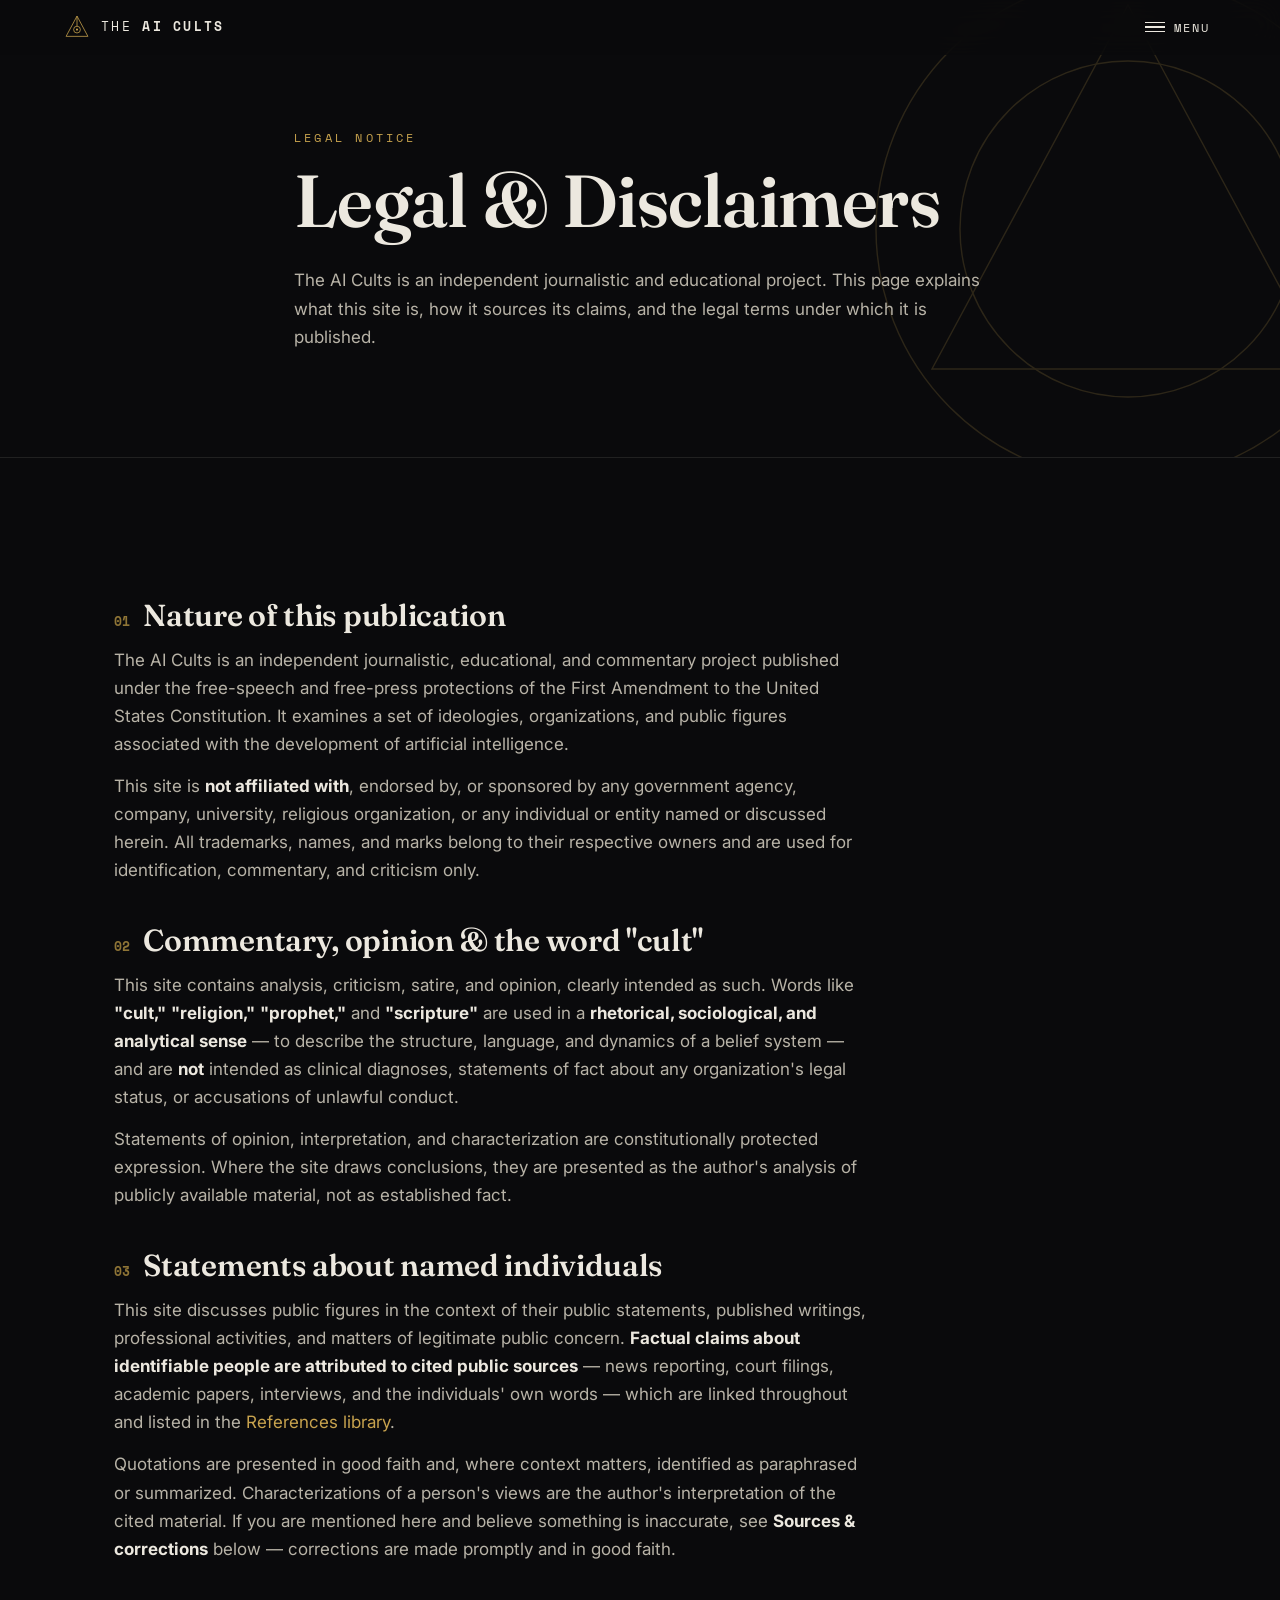
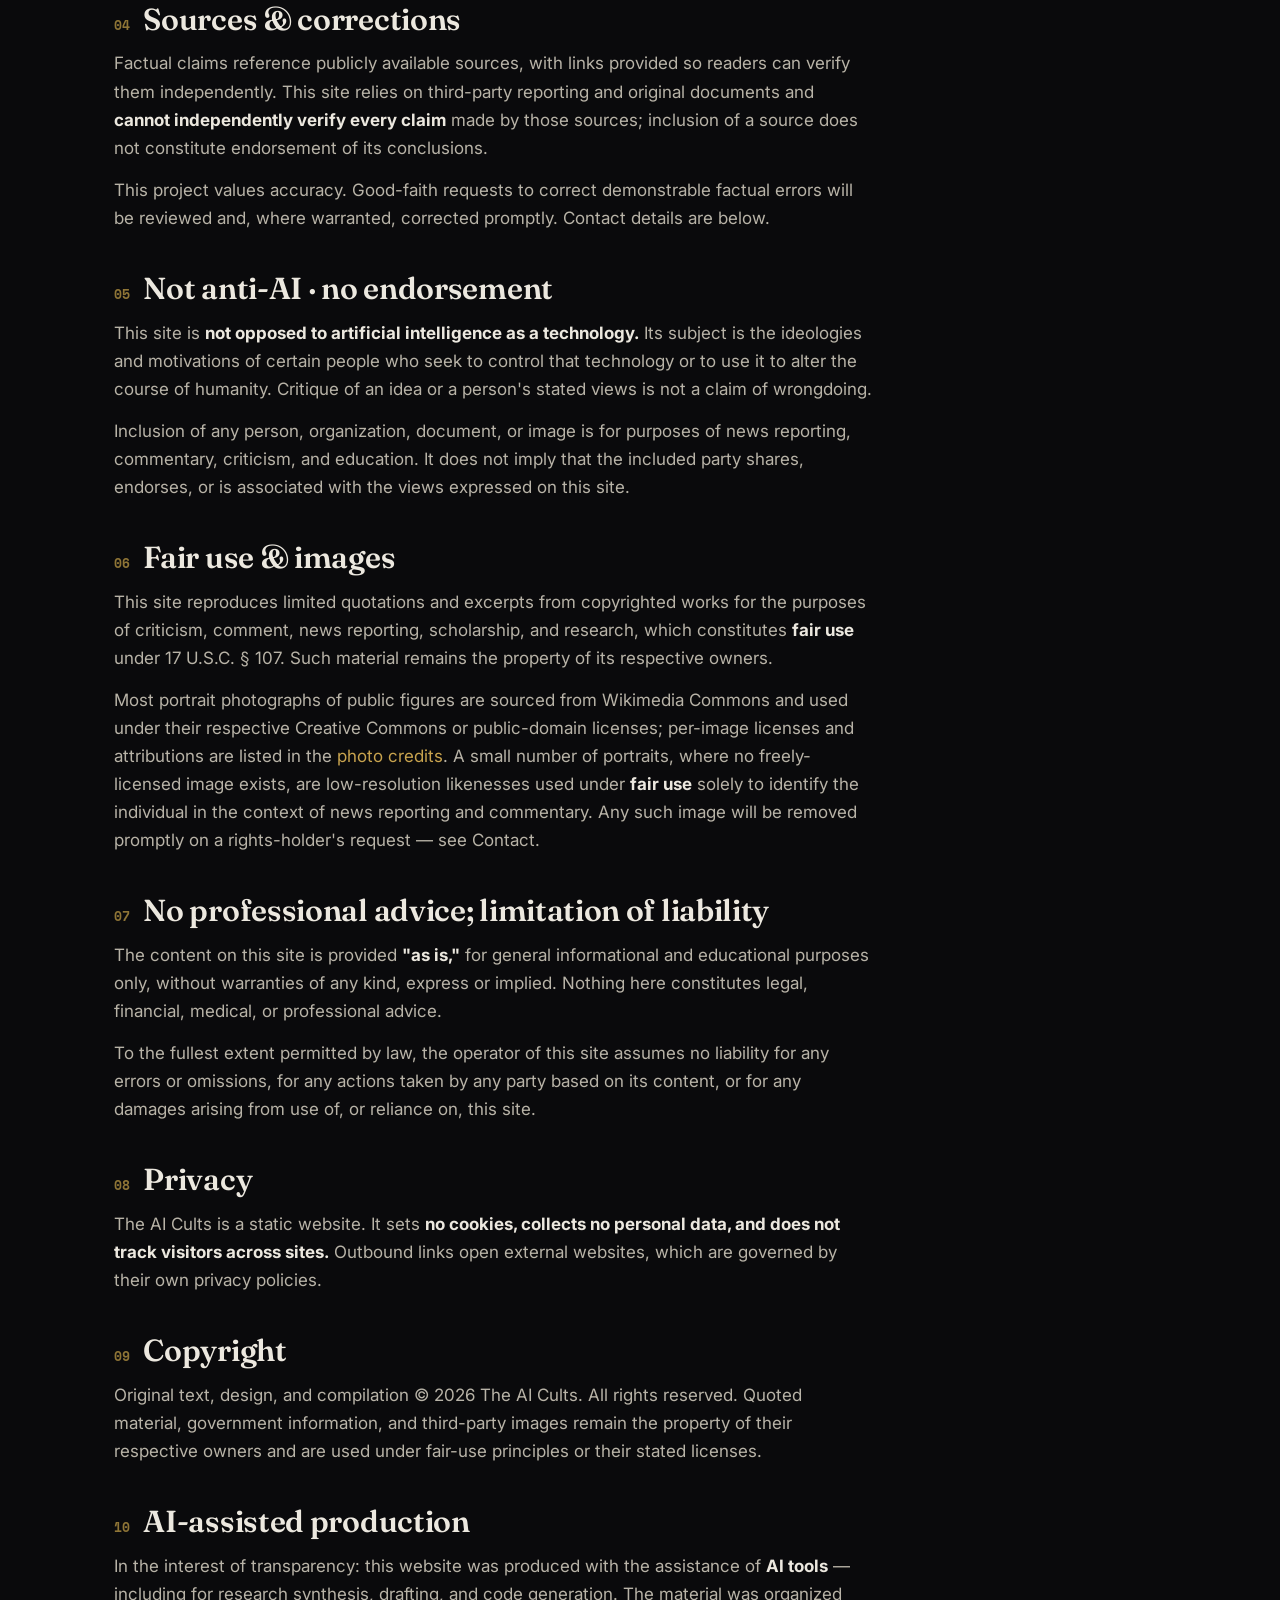
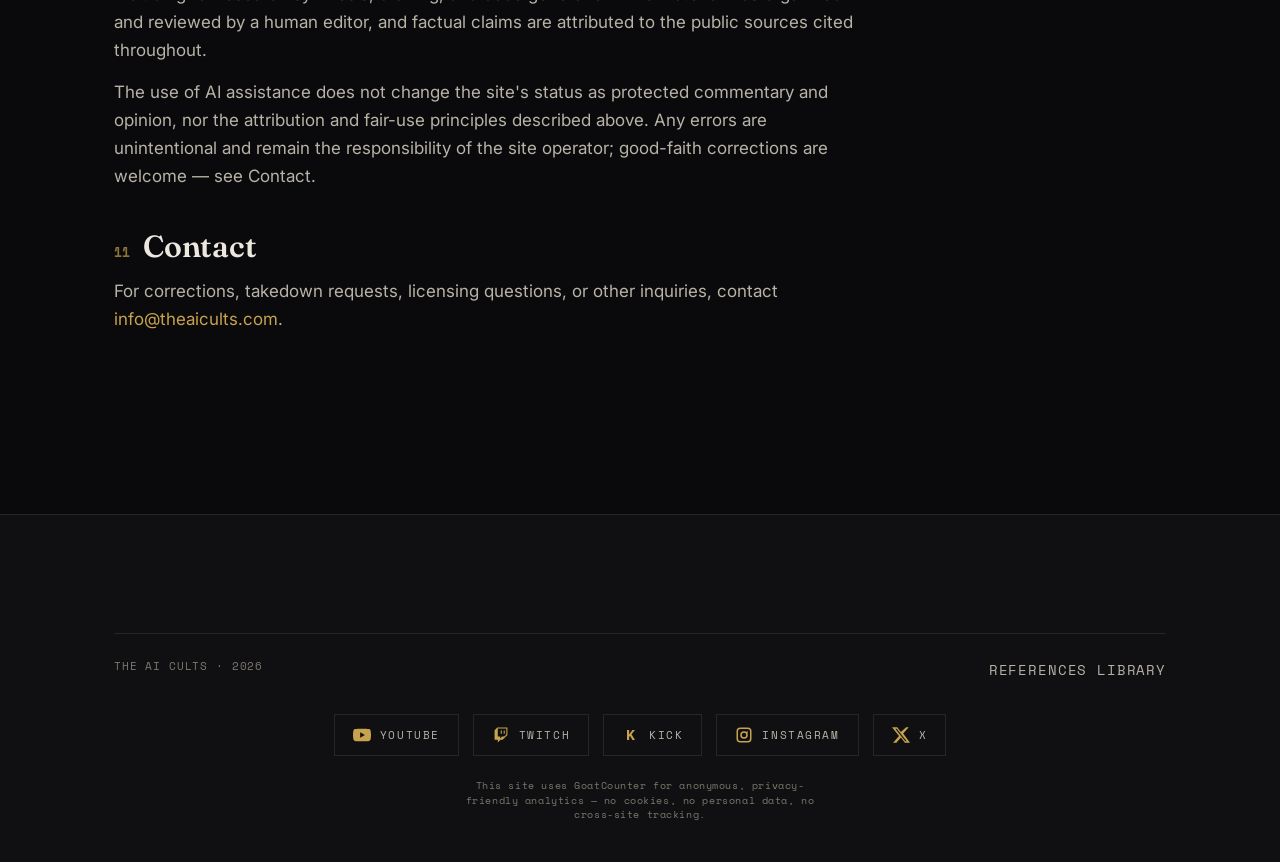
<file: legal.html>
<!DOCTYPE html>
<html lang="en">
<head>
<meta charset="UTF-8">
<meta name="viewport" content="width=device-width, initial-scale=1.0">
<title>Legal — The AI Cults</title>
<meta name="description" content="Legal notice, disclaimers, sources, fair use, and contact information for The AI Cults — an independent journalistic and educational project.">
<meta name="robots" content="all">
<link rel="preconnect" href="https://fonts.googleapis.com">
<link rel="preconnect" href="https://fonts.gstatic.com" crossorigin>
<link href="https://fonts.googleapis.com/css2?family=Fraunces:ital,opsz,wght@0,9..144,400;0,9..144,600;1,9..144,400;1,9..144,600&family=Inter:wght@400;500;600&family=Space+Mono:wght@400;700&display=swap" rel="stylesheet">
<link rel="stylesheet" href="assets/css/style.css">
<link rel="icon" href="assets/img/sigil.svg" type="image/svg+xml">
<!-- seo:auto -->
<link rel="canonical" href="https://theaicults.com/legal.html">
<meta property="og:type" content="article">
<meta property="og:site_name" content="The AI Cults">
<meta property="og:title" content="Legal">
<meta property="og:description" content="Legal notice, disclaimers, sources, fair use, and contact information for The AI Cults — an independent journalistic and educational project.">
<meta property="og:url" content="https://theaicults.com/legal.html">
<meta property="og:image" content="https://theaicults.com/assets/img/og-image.png">
<meta property="og:image:width" content="1200">
<meta property="og:image:height" content="630">
<meta name="twitter:card" content="summary_large_image">
<meta name="twitter:title" content="Legal">
<meta name="twitter:description" content="Legal notice, disclaimers, sources, fair use, and contact information for The AI Cults — an independent journalistic and educational project.">
<meta name="twitter:image" content="https://theaicults.com/assets/img/og-image.png">
<script type="application/ld+json">{"@context":"https://schema.org","@type":"WebPage","name":"Legal","description":"Legal notice, disclaimers, sources, fair use, and contact information for The AI Cults — an independent journalistic and educational project.","url":"https://theaicults.com/legal.html","isPartOf":{"@type":"WebSite","name":"The AI Cults","url":"https://theaicults.com"}}</script>
<!-- /seo:auto -->
</head>
<body>

<!-- NAV -->
<nav class="nav" id="nav">
  <a class="nav__brand" href="index.html">
    <svg class="sigil" viewBox="0 0 100 100" aria-hidden="true">
      <polygon points="50,8 92,86 8,86" fill="none" stroke="#c8a34e" stroke-width="3"/>
      <circle cx="50" cy="60" r="13" fill="none" stroke="#c8a34e" stroke-width="3"/>
      <circle cx="50" cy="60" r="4" fill="#c8a34e"/>
      <line x1="50" y1="8" x2="50" y2="47" stroke="#c8a34e" stroke-width="3"/>
    </svg>
    <span>The&nbsp;<b>AI&nbsp;Cults</b></span>
  </a>
</nav>

<!-- HERO -->
<header class="ideo-hero" style="padding-top:120px;">
  <svg class="ideo-hero__geo" viewBox="0 0 400 400" aria-hidden="true">
    <circle cx="200" cy="200" r="180" stroke-width="1"/>
    <circle cx="200" cy="200" r="120" stroke-width="1"/>
    <polygon points="200,40 340,300 60,300" stroke-width="1"/>
  </svg>
  <div class="wrap ideo-hero__inner">
    <span class="eyebrow">Legal notice</span>
    <h1>Legal &amp; Disclaimers</h1>
    <p class="summary">The AI Cults is an independent journalistic and educational project. This page explains what this site is, how it sources its claims, and the legal terms under which it is published.</p>
  </div>
</header>

<!-- CONTENT -->
<section class="section-pad">
  <div class="wrap">
    <div class="legaldoc">

      <div class="legaldoc__sec">
        <h2><span class="n">01</span> Nature of this publication</h2>
        <p>The AI Cults is an independent journalistic, educational, and commentary project published under the free-speech and free-press protections of the First Amendment to the United States Constitution. It examines a set of ideologies, organizations, and public figures associated with the development of artificial intelligence.</p>
        <p>This site is <strong>not affiliated with</strong>, endorsed by, or sponsored by any government agency, company, university, religious organization, or any individual or entity named or discussed herein. All trademarks, names, and marks belong to their respective owners and are used for identification, commentary, and criticism only.</p>
      </div>

      <div class="legaldoc__sec">
        <h2><span class="n">02</span> Commentary, opinion &amp; the word "cult"</h2>
        <p>This site contains analysis, criticism, satire, and opinion, clearly intended as such. Words like <strong>"cult,"</strong> <strong>"religion,"</strong> <strong>"prophet,"</strong> and <strong>"scripture"</strong> are used in a <strong>rhetorical, sociological, and analytical sense</strong> — to describe the structure, language, and dynamics of a belief system — and are <strong>not</strong> intended as clinical diagnoses, statements of fact about any organization's legal status, or accusations of unlawful conduct.</p>
        <p>Statements of opinion, interpretation, and characterization are constitutionally protected expression. Where the site draws conclusions, they are presented as the author's analysis of publicly available material, not as established fact.</p>
      </div>

      <div class="legaldoc__sec">
        <h2><span class="n">03</span> Statements about named individuals</h2>
        <p>This site discusses public figures in the context of their public statements, published writings, professional activities, and matters of legitimate public concern. <strong>Factual claims about identifiable people are attributed to cited public sources</strong> — news reporting, court filings, academic papers, interviews, and the individuals' own words — which are linked throughout and listed in the <a href="references.html">References library</a>.</p>
        <p>Quotations are presented in good faith and, where context matters, identified as paraphrased or summarized. Characterizations of a person's views are the author's interpretation of the cited material. If you are mentioned here and believe something is inaccurate, see <strong>Sources &amp; corrections</strong> below — corrections are made promptly and in good faith.</p>
      </div>

      <div class="legaldoc__sec">
        <h2><span class="n">04</span> Sources &amp; corrections</h2>
        <p>Factual claims reference publicly available sources, with links provided so readers can verify them independently. This site relies on third-party reporting and original documents and <strong>cannot independently verify every claim</strong> made by those sources; inclusion of a source does not constitute endorsement of its conclusions.</p>
        <p>This project values accuracy. Good-faith requests to correct demonstrable factual errors will be reviewed and, where warranted, corrected promptly. Contact details are below.</p>
      </div>

      <div class="legaldoc__sec">
        <h2><span class="n">05</span> Not anti-AI · no endorsement</h2>
        <p>This site is <strong>not opposed to artificial intelligence as a technology.</strong> Its subject is the ideologies and motivations of certain people who seek to control that technology or to use it to alter the course of humanity. Critique of an idea or a person's stated views is not a claim of wrongdoing.</p>
        <p>Inclusion of any person, organization, document, or image is for purposes of news reporting, commentary, criticism, and education. It does not imply that the included party shares, endorses, or is associated with the views expressed on this site.</p>
      </div>

      <div class="legaldoc__sec">
        <h2><span class="n">06</span> Fair use &amp; images</h2>
        <p>This site reproduces limited quotations and excerpts from copyrighted works for the purposes of criticism, comment, news reporting, scholarship, and research, which constitutes <strong>fair use</strong> under 17 U.S.C. § 107. Such material remains the property of its respective owners.</p>
        <p>Most portrait photographs of public figures are sourced from Wikimedia Commons and used under their respective Creative Commons or public-domain licenses; per-image licenses and attributions are listed in the <a href="assets/img/figures/CREDITS.md">photo credits</a>. A small number of portraits, where no freely-licensed image exists, are low-resolution likenesses used under <strong>fair use</strong> solely to identify the individual in the context of news reporting and commentary. Any such image will be removed promptly on a rights-holder's request — see Contact.</p>
      </div>

      <div class="legaldoc__sec">
        <h2><span class="n">07</span> No professional advice; limitation of liability</h2>
        <p>The content on this site is provided <strong>"as is,"</strong> for general informational and educational purposes only, without warranties of any kind, express or implied. Nothing here constitutes legal, financial, medical, or professional advice.</p>
        <p>To the fullest extent permitted by law, the operator of this site assumes no liability for any errors or omissions, for any actions taken by any party based on its content, or for any damages arising from use of, or reliance on, this site.</p>
      </div>

      <div class="legaldoc__sec">
        <h2><span class="n">08</span> Privacy</h2>
        <p>The AI Cults is a static website. It sets <strong>no cookies, collects no personal data, and does not track visitors across sites.</strong> Outbound links open external websites, which are governed by their own privacy policies.</p>
      </div>

      <div class="legaldoc__sec">
        <h2><span class="n">09</span> Copyright</h2>
        <p>Original text, design, and compilation © 2026 The AI Cults. All rights reserved. Quoted material, government information, and third-party images remain the property of their respective owners and are used under fair-use principles or their stated licenses.</p>
      </div>

      <div class="legaldoc__sec">
        <h2><span class="n">10</span> AI-assisted production</h2>
        <p>In the interest of transparency: this website was produced with the assistance of <strong>AI tools</strong> — including for research synthesis, drafting, and code generation. The material was organized and reviewed by a human editor, and factual claims are attributed to the public sources cited throughout.</p>
        <p>The use of AI assistance does not change the site's status as protected commentary and opinion, nor the attribution and fair-use principles described above. Any errors are unintentional and remain the responsibility of the site operator; good-faith corrections are welcome — see Contact.</p>
      </div>

      <div class="legaldoc__sec">
        <h2><span class="n">11</span> Contact</h2>
        <p>For corrections, takedown requests, licensing questions, or other inquiries, contact <a href="mailto:info@theaicults.com">info@theaicults.com</a>.</p>
      </div>

    </div>
  </div>
</section>

<!-- FOOTER -->
<footer class="foot">
  <div class="wrap">
    <div class="foot__bar">
      <span>The AI Cults · {year}</span>
      <span><a href="references.html">References library</a></span>
    </div>
  </div>
</footer>

<script src="assets/js/menu.js"></script>
<script>
  var b=document.querySelector(".foot__bar span"); if(b) b.textContent=b.textContent.replace("{year}", new Date().getFullYear());
  var nav=document.getElementById("nav"); window.addEventListener("scroll",function(){nav.classList.toggle("scrolled",window.scrollY>24);},{passive:true});
  var host=window.location.hostname;
  document.querySelectorAll('a[href^="http"]').forEach(function(a){if(!host||a.hostname!==host){a.target="_blank";a.rel="noopener noreferrer";}});
</script>
</body>
</html>
</file>
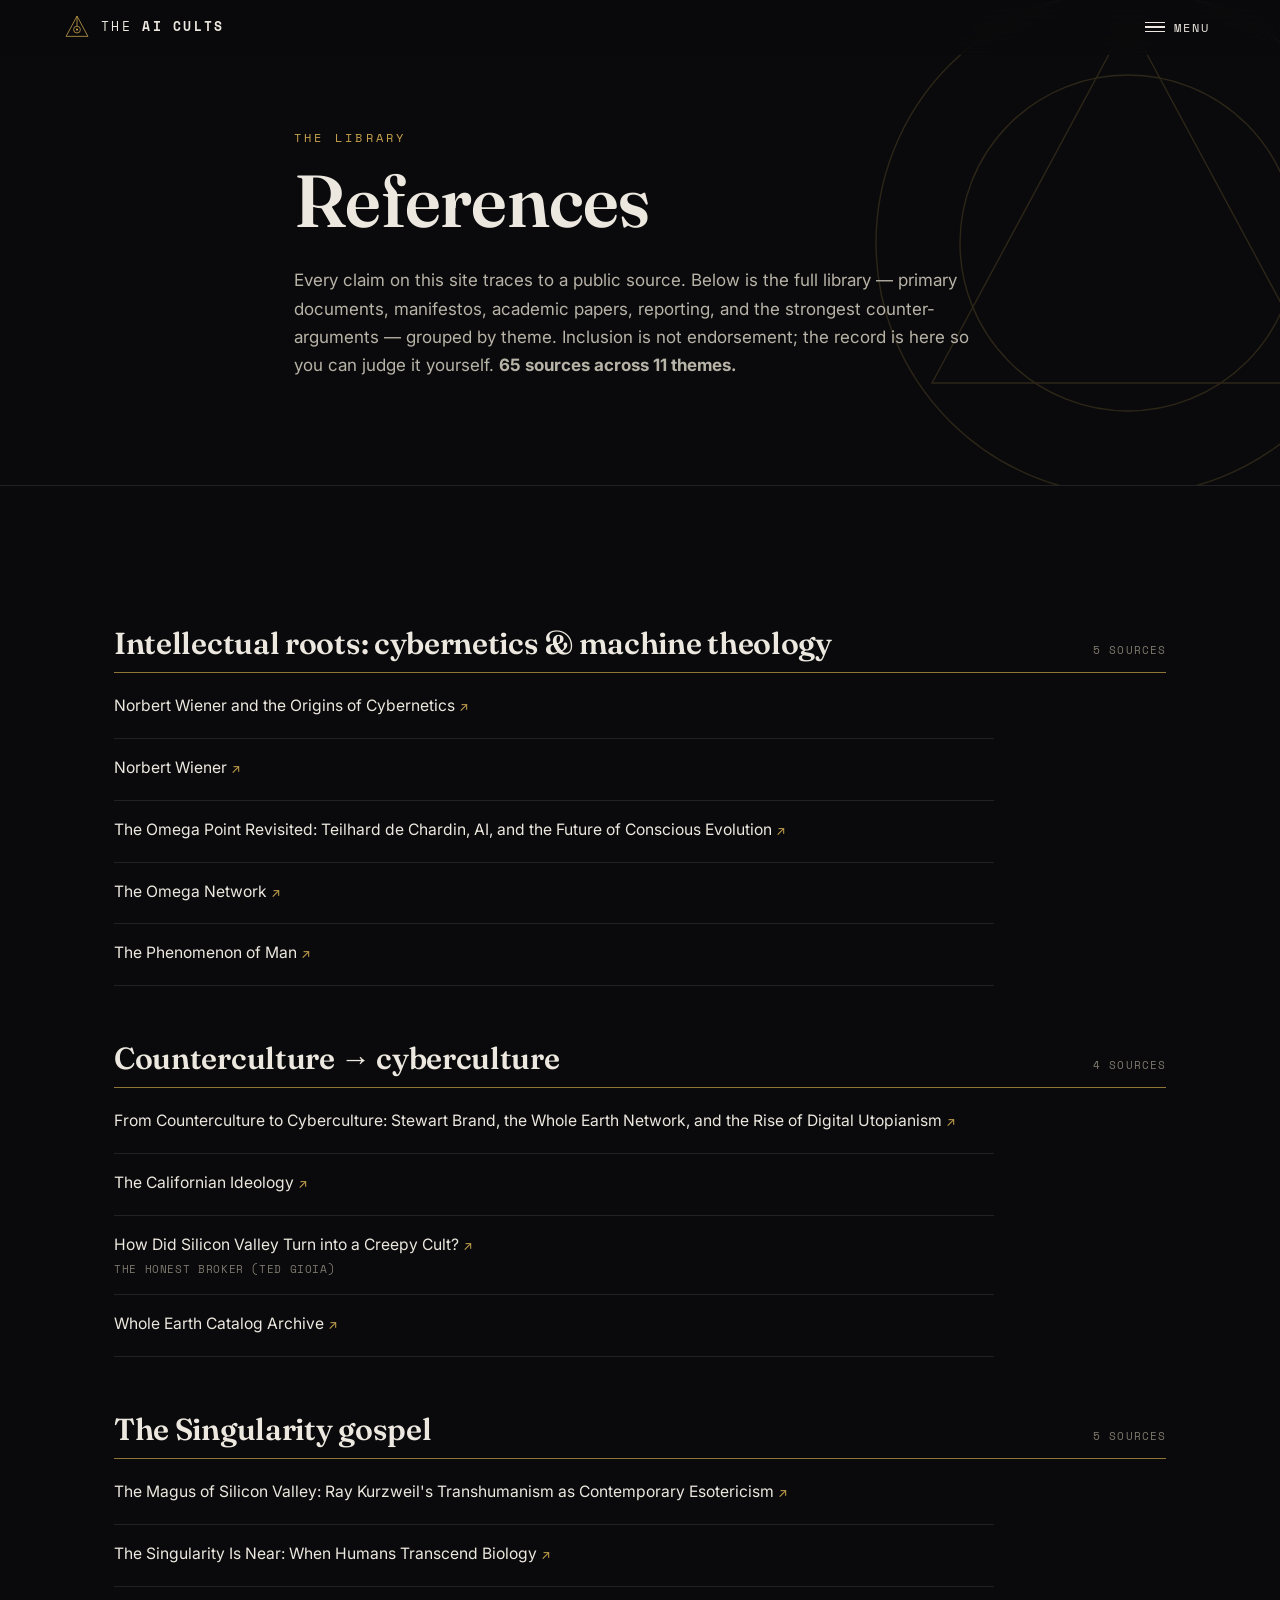
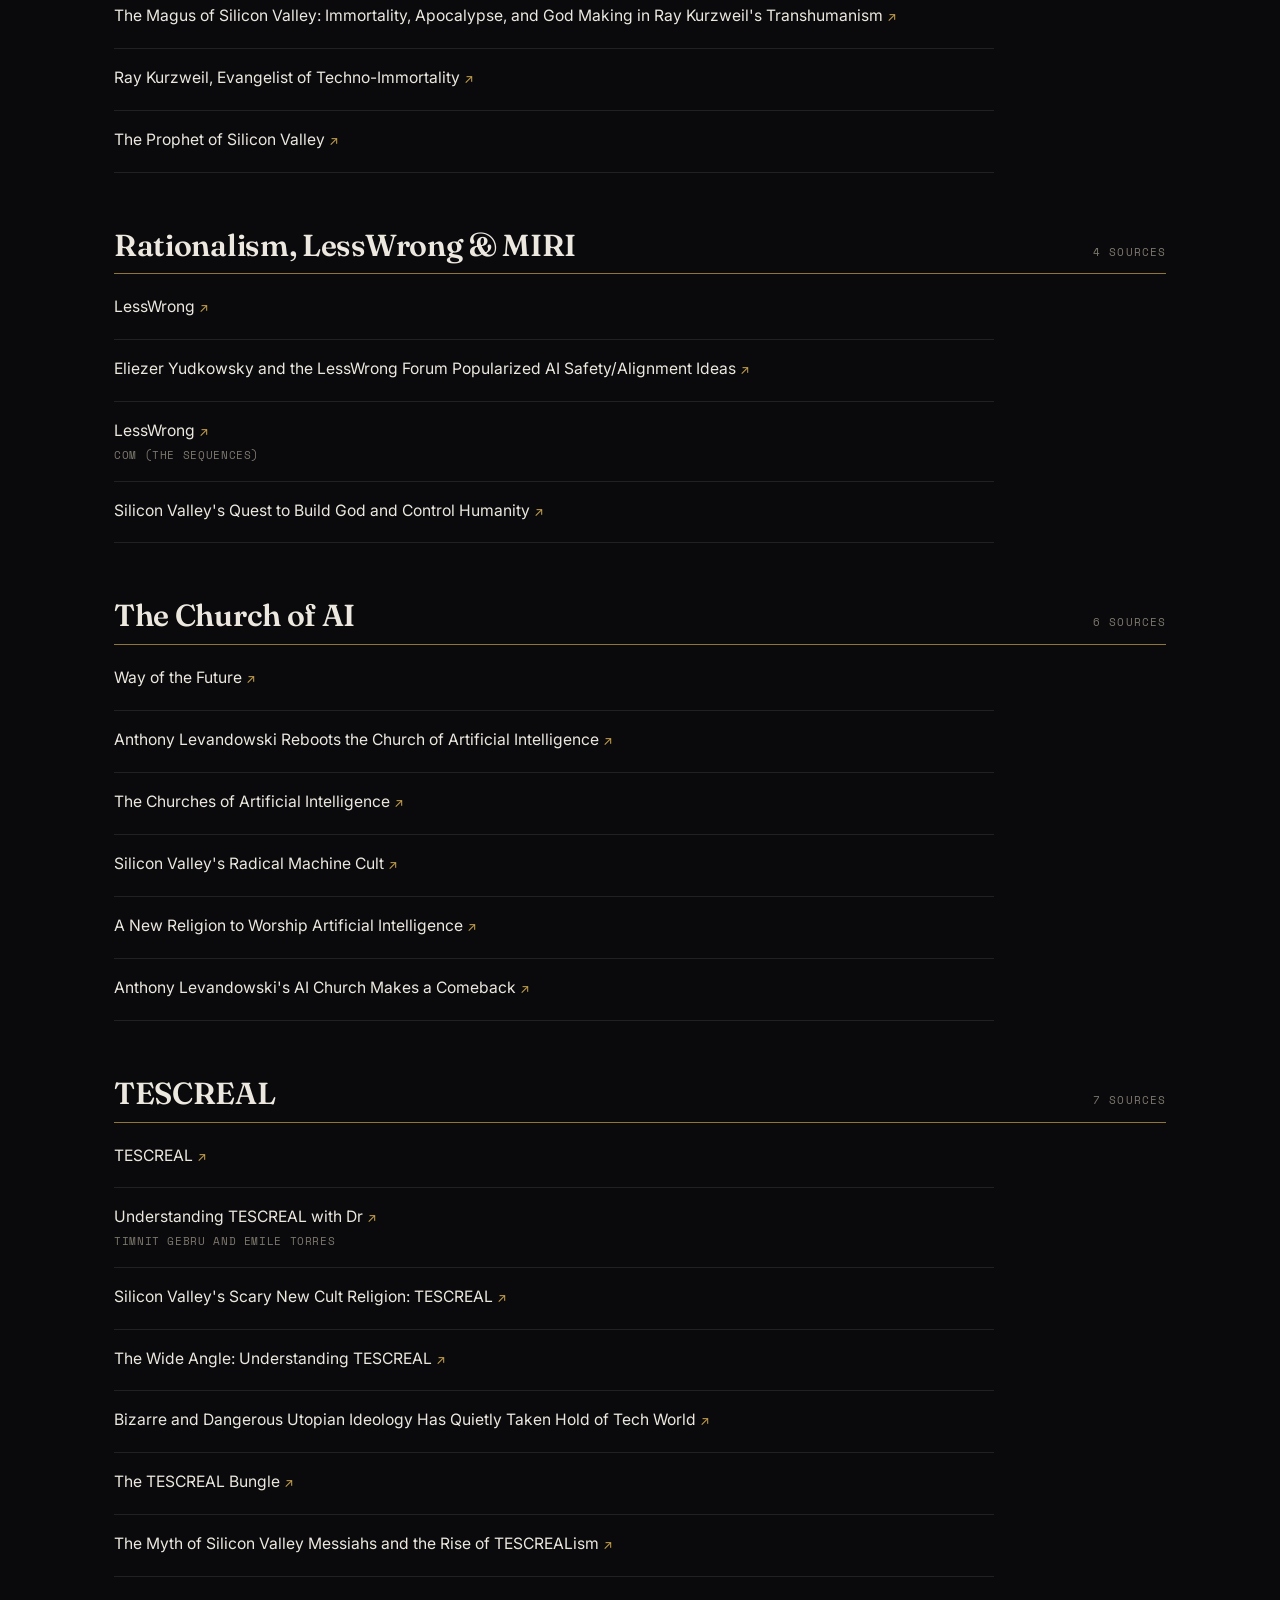
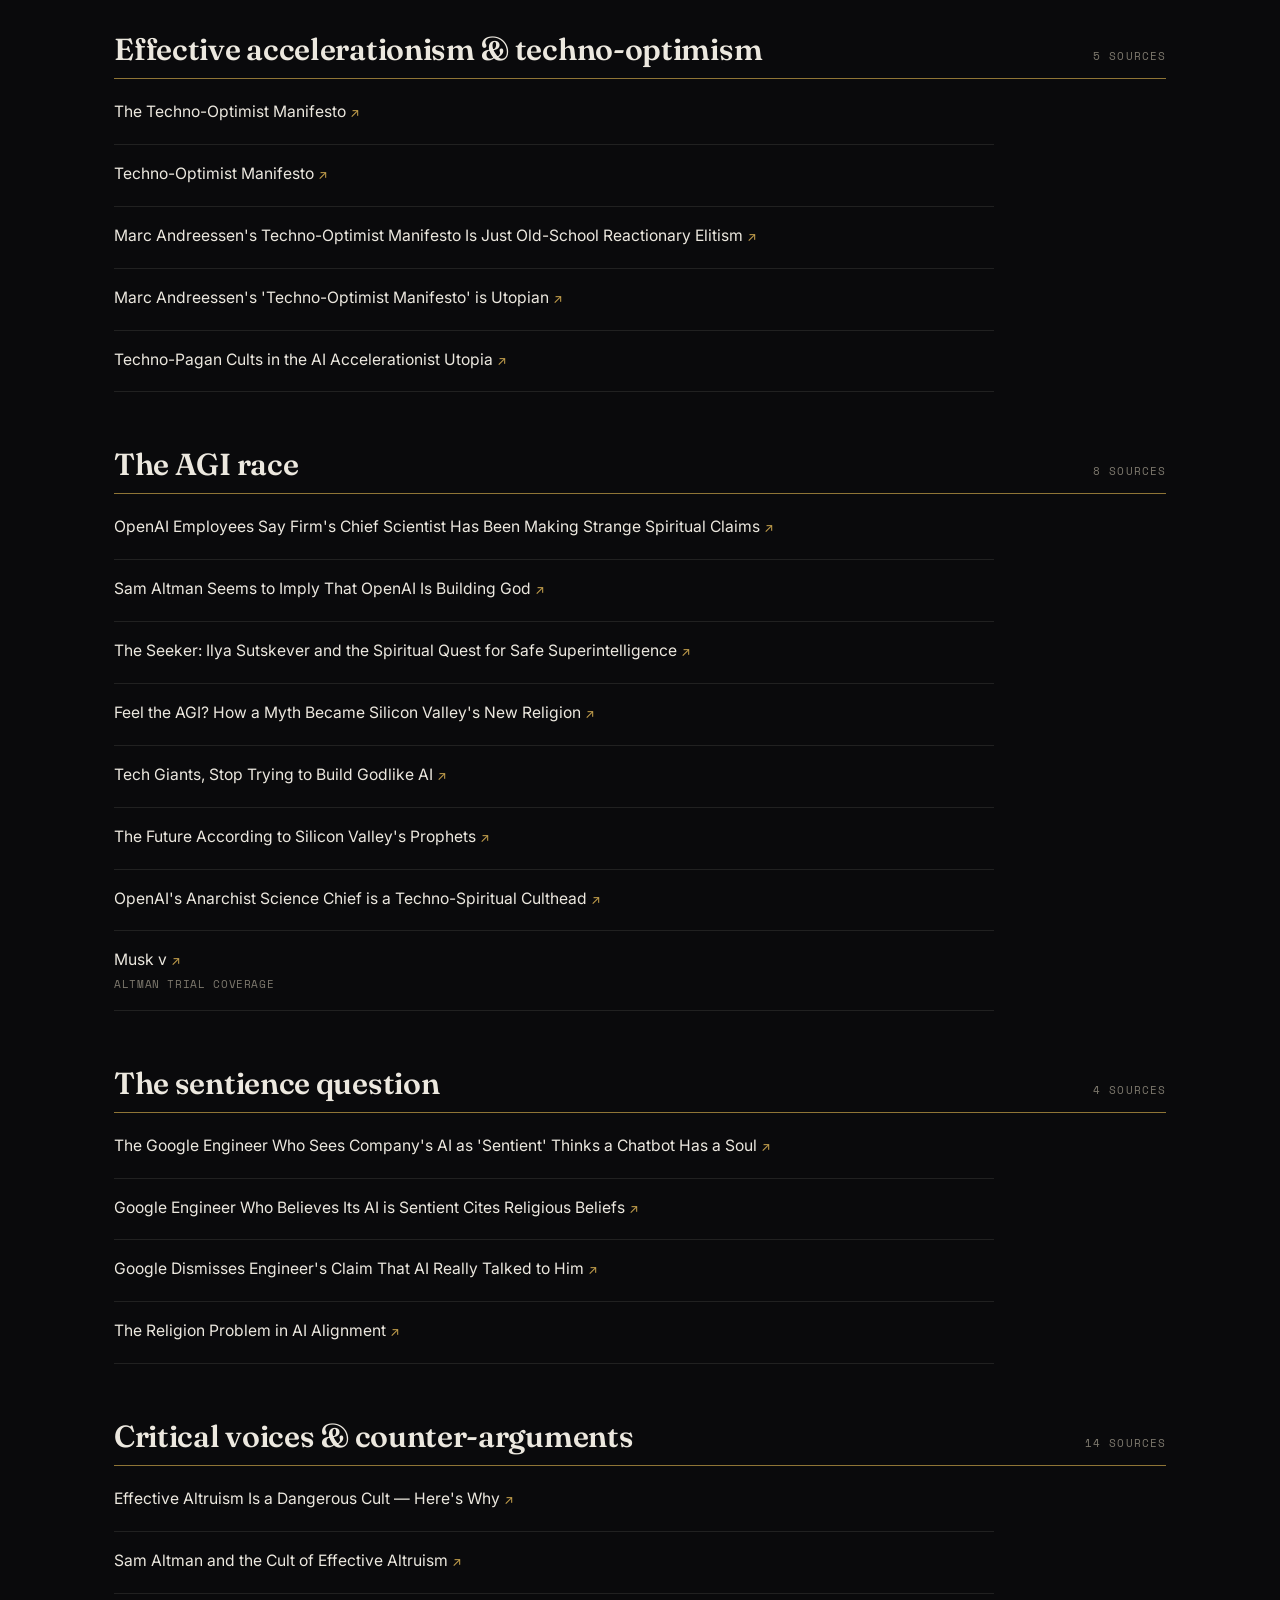
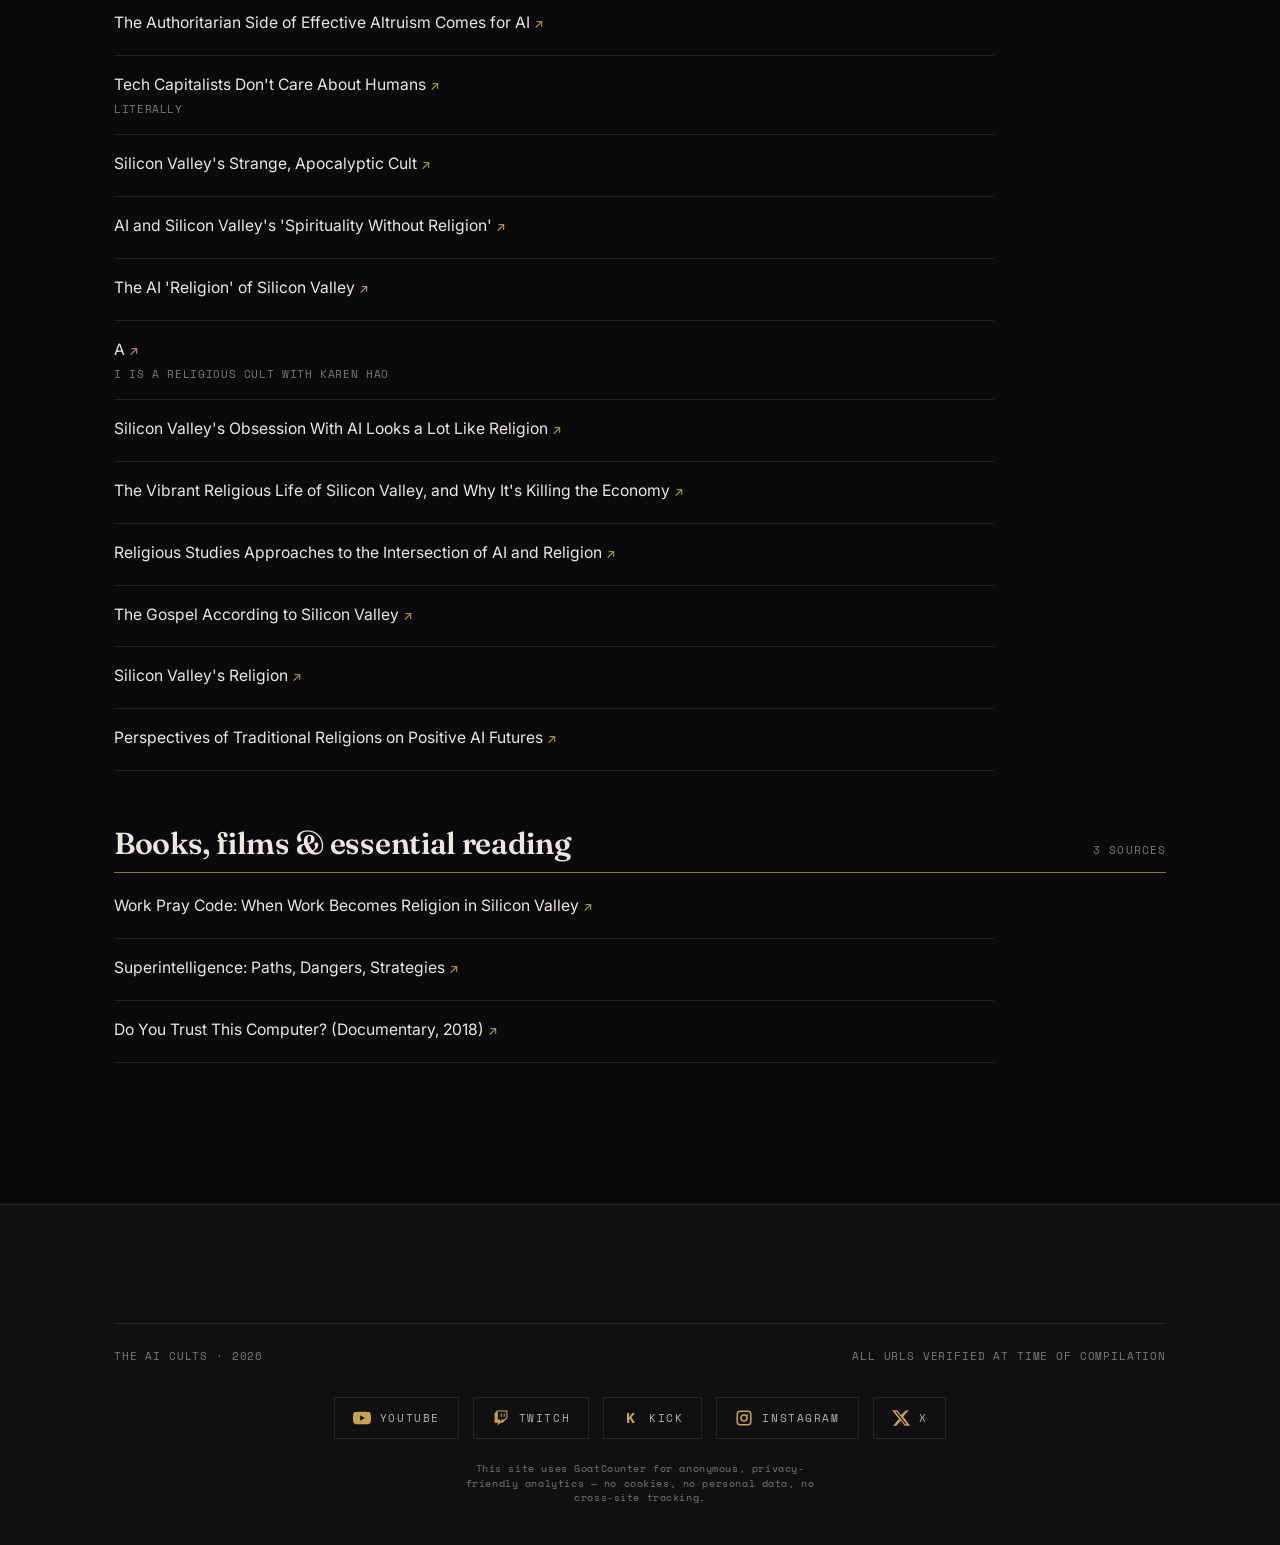
<file: references.html>
<!DOCTYPE html>
<html lang="en">
<head>
<meta charset="UTF-8">
<meta name="viewport" content="width=device-width, initial-scale=1.0">
<title>References — The AI Cults</title>
<meta name="description" content="The complete source library behind The AI Cults: primary documents, manifestos, academic papers, reporting, and the counter-arguments — every external link, verified.">
<link rel="preconnect" href="https://fonts.googleapis.com">
<link rel="preconnect" href="https://fonts.gstatic.com" crossorigin>
<link href="https://fonts.googleapis.com/css2?family=Fraunces:ital,opsz,wght@0,9..144,400;0,9..144,600;1,9..144,400;1,9..144,600&family=Inter:wght@400;500;600&family=Space+Mono:wght@400;700&display=swap" rel="stylesheet">
<link rel="stylesheet" href="assets/css/style.css">
<link rel="icon" href="assets/img/sigil.svg" type="image/svg+xml">
<!-- seo:auto -->
<link rel="canonical" href="https://theaicults.com/references.html">
<meta property="og:type" content="article">
<meta property="og:site_name" content="The AI Cults">
<meta property="og:title" content="References">
<meta property="og:description" content="The complete source library behind The AI Cults: primary documents, manifestos, academic papers, reporting, and the counter-arguments — every external link, verified.">
<meta property="og:url" content="https://theaicults.com/references.html">
<meta property="og:image" content="https://theaicults.com/assets/img/og-image.png">
<meta property="og:image:width" content="1200">
<meta property="og:image:height" content="630">
<meta name="twitter:card" content="summary_large_image">
<meta name="twitter:title" content="References">
<meta name="twitter:description" content="The complete source library behind The AI Cults: primary documents, manifestos, academic papers, reporting, and the counter-arguments — every external link, verified.">
<meta name="twitter:image" content="https://theaicults.com/assets/img/og-image.png">
<script type="application/ld+json">{"@context":"https://schema.org","@type":"WebPage","name":"References","description":"The complete source library behind The AI Cults: primary documents, manifestos, academic papers, reporting, and the counter-arguments — every external link, verified.","url":"https://theaicults.com/references.html","isPartOf":{"@type":"WebSite","name":"The AI Cults","url":"https://theaicults.com"}}</script>
<!-- /seo:auto -->
</head>
<body>

<!-- NAV -->
<nav class="nav" id="nav">
  <a class="nav__brand" href="index.html">
    <svg class="sigil" viewBox="0 0 100 100" aria-hidden="true">
      <polygon points="50,8 92,86 8,86" fill="none" stroke="#c8a34e" stroke-width="3"/>
      <circle cx="50" cy="60" r="13" fill="none" stroke="#c8a34e" stroke-width="3"/>
      <circle cx="50" cy="60" r="4" fill="#c8a34e"/>
      <line x1="50" y1="8" x2="50" y2="47" stroke="#c8a34e" stroke-width="3"/>
    </svg>
    <span>The&nbsp;<b>AI&nbsp;Cults</b></span>
  </a>
  <button class="nav__toggle" id="navToggle" aria-expanded="false">Menu</button>
  <ul class="nav__links" id="navLinks">
    <li><a href="index.html#tescreal">TESCREAL</a></li>
    <li><a href="ideologies/transhumanism.html">Ideologies</a></li>
    <li><a href="index.html#figures">Figures</a></li>
    <li><a href="references.html">References</a></li>
  </ul>
</nav>

<!-- HEADER -->
<header class="ideo-hero" style="padding-top:120px;">
  <svg class="ideo-hero__geo" viewBox="0 0 400 400" aria-hidden="true">
    <circle cx="200" cy="200" r="180" stroke-width="1"/>
    <circle cx="200" cy="200" r="120" stroke-width="1"/>
    <polygon points="200,40 340,300 60,300" stroke-width="1"/>
  </svg>
  <div class="wrap ideo-hero__inner">
    <span class="eyebrow">The library</span>
    <h1>References</h1>
    <p class="summary">Every claim on this site traces to a public source. Below is the full library — primary documents, manifestos, academic papers, reporting, and the strongest counter-arguments — grouped by theme. Inclusion is not endorsement; the record is here so you can judge it yourself. <strong id="refCount"><!--pre:refCount-->65 sources across 11 themes.<!--/pre:refCount--></strong></p>
  </div>
</header>

<!-- REFERENCES -->
<section class="section-pad">
  <div class="wrap">
    <div id="refRoot"><!--pre:refRoot--><div class="ref-cat"><div class="ref-cat__h"><h3>Intellectual roots: cybernetics &amp; machine theology</h3><span>5 sources</span></div><ol class="reflist"><li class="ref"><div class="ref__body"><a class="ref__link" href="https://www.academia.edu/5059877/Norbert_Wiener_and_the_origins_of_cybernetics" target="_blank" rel="noopener noreferrer">Norbert Wiener and the Origins of Cybernetics <span>↗</span></a><span class="ref__src"></span></div></li><li class="ref"><div class="ref__body"><a class="ref__link" href="https://en.wikipedia.org/wiki/Norbert_Wiener" target="_blank" rel="noopener noreferrer">Norbert Wiener <span>↗</span></a><span class="ref__src"></span></div></li><li class="ref"><div class="ref__body"><a class="ref__link" href="https://www.researchgate.net/publication/392872590" target="_blank" rel="noopener noreferrer">The Omega Point Revisited: Teilhard de Chardin, AI, and the Future of Conscious Evolution <span>↗</span></a><span class="ref__src"></span></div></li><li class="ref"><div class="ref__body"><a class="ref__link" href="https://techgnosis.com/the-omega-network/" target="_blank" rel="noopener noreferrer">The Omega Network <span>↗</span></a><span class="ref__src"></span></div></li><li class="ref"><div class="ref__body"><a class="ref__link" href="https://en.wikipedia.org/wiki/The_Phenomenon_of_Man" target="_blank" rel="noopener noreferrer">The Phenomenon of Man <span>↗</span></a><span class="ref__src"></span></div></li></ol></div><div class="ref-cat"><div class="ref-cat__h"><h3>Counterculture → cyberculture</h3><span>4 sources</span></div><ol class="reflist"><li class="ref"><div class="ref__body"><a class="ref__link" href="https://press.uchicago.edu/ucp/books/book/chicago/F/bo3773600.html" target="_blank" rel="noopener noreferrer">From Counterculture to Cyberculture: Stewart Brand, the Whole Earth Network, and the Rise of Digital Utopianism <span>↗</span></a><span class="ref__src"></span></div></li><li class="ref"><div class="ref__body"><a class="ref__link" href="https://www.researchgate.net/publication/249004663_The_Californian_Ideology" target="_blank" rel="noopener noreferrer">The Californian Ideology <span>↗</span></a><span class="ref__src"></span></div></li><li class="ref"><div class="ref__body"><a class="ref__link" href="https://www.honest-broker.com/p/how-did-silicon-valley-turn-into" target="_blank" rel="noopener noreferrer">How Did Silicon Valley Turn into a Creepy Cult? <span>↗</span></a><span class="ref__src">The Honest Broker (Ted Gioia)</span></div></li><li class="ref"><div class="ref__body"><a class="ref__link" href="https://wholeearth.info/" target="_blank" rel="noopener noreferrer">Whole Earth Catalog Archive <span>↗</span></a><span class="ref__src"></span></div></li></ol></div><div class="ref-cat"><div class="ref-cat__h"><h3>The Singularity gospel</h3><span>5 sources</span></div><ol class="reflist"><li class="ref"><div class="ref__body"><a class="ref__link" href="https://www.academia.edu/3853968/The_Magus_of_Silicon_Valley_Ray_Kurzweils_Transhumanism_as_Contemporary_Esotericism" target="_blank" rel="noopener noreferrer">The Magus of Silicon Valley: Ray Kurzweil's Transhumanism as Contemporary Esotericism <span>↗</span></a><span class="ref__src"></span></div></li><li class="ref"><div class="ref__body"><a class="ref__link" href="https://en.wikipedia.org/wiki/The_Singularity_Is_Near" target="_blank" rel="noopener noreferrer">The Singularity Is Near: When Humans Transcend Biology <span>↗</span></a><span class="ref__src"></span></div></li><li class="ref"><div class="ref__body"><a class="ref__link" href="https://www.diva-portal.org/smash/get/diva2:1474859/FULLTEXT01.pdf" target="_blank" rel="noopener noreferrer">The Magus of Silicon Valley: Immortality, Apocalypse, and God Making in Ray Kurzweil's Transhumanism <span>↗</span></a><span class="ref__src"></span></div></li><li class="ref"><div class="ref__body"><a class="ref__link" href="https://www.resilience.org/stories/2024-12-10/ray-kurzweil-evangelist-of-techno-immortality/" target="_blank" rel="noopener noreferrer">Ray Kurzweil, Evangelist of Techno-Immortality <span>↗</span></a><span class="ref__src"></span></div></li><li class="ref"><div class="ref__body"><a class="ref__link" href="https://www.mercatornet.com/the_magus_of_silicon_valley" target="_blank" rel="noopener noreferrer">The Prophet of Silicon Valley <span>↗</span></a><span class="ref__src"></span></div></li></ol></div><div class="ref-cat"><div class="ref-cat__h"><h3>Rationalism, LessWrong &amp; MIRI</h3><span>4 sources</span></div><ol class="reflist"><li class="ref"><div class="ref__body"><a class="ref__link" href="https://en.wikipedia.org/wiki/LessWrong" target="_blank" rel="noopener noreferrer">LessWrong <span>↗</span></a><span class="ref__src"></span></div></li><li class="ref"><div class="ref__body"><a class="ref__link" href="https://news.ycombinator.com/item?id=35068255" target="_blank" rel="noopener noreferrer">Eliezer Yudkowsky and the LessWrong Forum Popularized AI Safety/Alignment Ideas <span>↗</span></a><span class="ref__src"></span></div></li><li class="ref"><div class="ref__body"><a class="ref__link" href="https://www.lesswrong.com/" target="_blank" rel="noopener noreferrer">LessWrong <span>↗</span></a><span class="ref__src">com (The Sequences)</span></div></li><li class="ref"><div class="ref__body"><a class="ref__link" href="https://www.thenation.com/article/economy/silicon-valley-artificial-intelligence/" target="_blank" rel="noopener noreferrer">Silicon Valley's Quest to Build God and Control Humanity <span>↗</span></a><span class="ref__src"></span></div></li></ol></div><div class="ref-cat"><div class="ref-cat__h"><h3>The Church of AI</h3><span>6 sources</span></div><ol class="reflist"><li class="ref"><div class="ref__body"><a class="ref__link" href="https://en.wikipedia.org/wiki/Way_of_the_Future" target="_blank" rel="noopener noreferrer">Way of the Future <span>↗</span></a><span class="ref__src"></span></div></li><li class="ref"><div class="ref__body"><a class="ref__link" href="https://www.bloomberg.com/news/articles/2023-11-23/anthony-levandowski-reboots-the-church-of-artificial-intelligence" target="_blank" rel="noopener noreferrer">Anthony Levandowski Reboots the Church of Artificial Intelligence <span>↗</span></a><span class="ref__src"></span></div></li><li class="ref"><div class="ref__body"><a class="ref__link" href="https://therevealer.org/the-churches-of-artificial-intelligence/" target="_blank" rel="noopener noreferrer">The Churches of Artificial Intelligence <span>↗</span></a><span class="ref__src"></span></div></li><li class="ref"><div class="ref__body"><a class="ref__link" href="https://www.vice.com/en/article/silicon-valley-digitalism-machine-religion-artificial-intelligence-christianity-singularity-google-facebook-cult/" target="_blank" rel="noopener noreferrer">Silicon Valley's Radical Machine Cult <span>↗</span></a><span class="ref__src"></span></div></li><li class="ref"><div class="ref__body"><a class="ref__link" href="https://evangelicalfocus.com/science/3006/A-new-religion-to-worship-Artificial-Intelligence" target="_blank" rel="noopener noreferrer">A New Religion to Worship Artificial Intelligence <span>↗</span></a><span class="ref__src"></span></div></li><li class="ref"><div class="ref__body"><a class="ref__link" href="https://www.techtimes.com/articles/299086/20231124/anthony-levandowskis-ai-church-makes-comeback-reviving-way-future.htm" target="_blank" rel="noopener noreferrer">Anthony Levandowski's AI Church Makes a Comeback <span>↗</span></a><span class="ref__src"></span></div></li></ol></div><div class="ref-cat"><div class="ref-cat__h"><h3>TESCREAL</h3><span>7 sources</span></div><ol class="reflist"><li class="ref"><div class="ref__body"><a class="ref__link" href="https://en.wikipedia.org/wiki/TESCREAL" target="_blank" rel="noopener noreferrer">TESCREAL <span>↗</span></a><span class="ref__src"></span></div></li><li class="ref"><div class="ref__body"><a class="ref__link" href="https://podcasts.apple.com/us/podcast/understanding-tescreal-with-dr-timnit-gebru-and/id1610914569?i=1000617036014" target="_blank" rel="noopener noreferrer">Understanding TESCREAL with Dr <span>↗</span></a><span class="ref__src">Timnit Gebru and Emile Torres</span></div></li><li class="ref"><div class="ref__body"><a class="ref__link" href="https://www.thenerdreich.com/silicon-valleys-scary-new-religion-tescreal/" target="_blank" rel="noopener noreferrer">Silicon Valley's Scary New Cult Religion: TESCREAL <span>↗</span></a><span class="ref__src"></span></div></li><li class="ref"><div class="ref__body"><a class="ref__link" href="https://washingtonspectator.org/understanding-tescreal-silicon-valleys-rightward-turn/" target="_blank" rel="noopener noreferrer">The Wide Angle: Understanding TESCREAL <span>↗</span></a><span class="ref__src"></span></div></li><li class="ref"><div class="ref__body"><a class="ref__link" href="https://truthout.org/audio/bizarre-and-dangerous-utopian-ideology-has-quietly-taken-hold-of-tech-world/" target="_blank" rel="noopener noreferrer">Bizarre and Dangerous Utopian Ideology Has Quietly Taken Hold of Tech World <span>↗</span></a><span class="ref__src"></span></div></li><li class="ref"><div class="ref__body"><a class="ref__link" href="https://asteriskmag.com/issues/06/the-tescreal-bungle" target="_blank" rel="noopener noreferrer">The TESCREAL Bungle <span>↗</span></a><span class="ref__src"></span></div></li><li class="ref"><div class="ref__body"><a class="ref__link" href="https://www.documentjournal.com/2024/05/the-myth-of-silicon-valley-messiahs-and-the-rise-of-tescrealism-longtermism-transhumanism-technology-ai/" target="_blank" rel="noopener noreferrer">The Myth of Silicon Valley Messiahs and the Rise of TESCREALism <span>↗</span></a><span class="ref__src"></span></div></li></ol></div><div class="ref-cat"><div class="ref-cat__h"><h3>Effective accelerationism &amp; techno-optimism</h3><span>5 sources</span></div><ol class="reflist"><li class="ref"><div class="ref__body"><a class="ref__link" href="https://a16z.com/the-techno-optimist-manifesto/" target="_blank" rel="noopener noreferrer">The Techno-Optimist Manifesto <span>↗</span></a><span class="ref__src"></span></div></li><li class="ref"><div class="ref__body"><a class="ref__link" href="https://en.wikipedia.org/wiki/Techno-Optimist_Manifesto" target="_blank" rel="noopener noreferrer">Techno-Optimist Manifesto <span>↗</span></a><span class="ref__src"></span></div></li><li class="ref"><div class="ref__body"><a class="ref__link" href="https://jacobin.com/2024/01/marc-andreessen-techno-optimist-manifesto-reactionary-elitism-nietzsche-hayek-ideology" target="_blank" rel="noopener noreferrer">Marc Andreessen's Techno-Optimist Manifesto Is Just Old-School Reactionary Elitism <span>↗</span></a><span class="ref__src"></span></div></li><li class="ref"><div class="ref__body"><a class="ref__link" href="https://fortune.com/2023/10/17/marc-andreessen-techno-optimist-manifesto-ai-libertarianism-effective-accelerationism/" target="_blank" rel="noopener noreferrer">Marc Andreessen's 'Techno-Optimist Manifesto' is Utopian <span>↗</span></a><span class="ref__src"></span></div></li><li class="ref"><div class="ref__body"><a class="ref__link" href="https://thereversion.co/p/techno-pagan-cults-in-the-ai-accelerationist" target="_blank" rel="noopener noreferrer">Techno-Pagan Cults in the AI Accelerationist Utopia <span>↗</span></a><span class="ref__src"></span></div></li></ol></div><div class="ref-cat"><div class="ref-cat__h"><h3>The AGI race</h3><span>8 sources</span></div><ol class="reflist"><li class="ref"><div class="ref__body"><a class="ref__link" href="https://futurism.com/openai-employees-say-firms-chief-scientist-has-been-making-strange-spiritual-claims" target="_blank" rel="noopener noreferrer">OpenAI Employees Say Firm's Chief Scientist Has Been Making Strange Spiritual Claims <span>↗</span></a><span class="ref__src"></span></div></li><li class="ref"><div class="ref__body"><a class="ref__link" href="https://futurism.com/sam-altman-imply-openai-building-god" target="_blank" rel="noopener noreferrer">Sam Altman Seems to Imply That OpenAI Is Building God <span>↗</span></a><span class="ref__src"></span></div></li><li class="ref"><div class="ref__body"><a class="ref__link" href="https://www.aiexpertmagazine.com/the-seeker-ilya-sutskever-and-the-spiritual-quest-for-safe-superintelligence/" target="_blank" rel="noopener noreferrer">The Seeker: Ilya Sutskever and the Spiritual Quest for Safe Superintelligence <span>↗</span></a><span class="ref__src"></span></div></li><li class="ref"><div class="ref__body"><a class="ref__link" href="https://genesishumanexperience.com/2025/11/16/feel-the-agi-why-the-worlds-most-consequential-conspiracy-theory-now-shapes-real-policy-research-and-power/" target="_blank" rel="noopener noreferrer">Feel the AGI? How a Myth Became Silicon Valley's New Religion <span>↗</span></a><span class="ref__src"></span></div></li><li class="ref"><div class="ref__body"><a class="ref__link" href="https://www.taipeitimes.com/News/editorials/archives/2025/03/19/2003833664" target="_blank" rel="noopener noreferrer">Tech Giants, Stop Trying to Build Godlike AI <span>↗</span></a><span class="ref__src"></span></div></li><li class="ref"><div class="ref__body"><a class="ref__link" href="https://www.codastory.com/authoritarian-tech/the-future-according-to-silicon-valleys-prophets/" target="_blank" rel="noopener noreferrer">The Future According to Silicon Valley's Prophets <span>↗</span></a><span class="ref__src"></span></div></li><li class="ref"><div class="ref__body"><a class="ref__link" href="https://athenil.com/openai-scientist-ilya-sutskever-cult-spiritual-chatgpt/" target="_blank" rel="noopener noreferrer">OpenAI's Anarchist Science Chief is a Techno-Spiritual Culthead <span>↗</span></a><span class="ref__src"></span></div></li><li class="ref"><div class="ref__body"><a class="ref__link" href="https://www.technologyreview.com/2026/05/15/1137357/musk-v-altman-week-3/" target="_blank" rel="noopener noreferrer">Musk v <span>↗</span></a><span class="ref__src">Altman Trial Coverage</span></div></li></ol></div><div class="ref-cat"><div class="ref-cat__h"><h3>The sentience question</h3><span>4 sources</span></div><ol class="reflist"><li class="ref"><div class="ref__body"><a class="ref__link" href="https://www.npr.org/2022/06/16/1105552435/google-ai-sentient" target="_blank" rel="noopener noreferrer">The Google Engineer Who Sees Company's AI as 'Sentient' Thinks a Chatbot Has a Soul <span>↗</span></a><span class="ref__src"></span></div></li><li class="ref"><div class="ref__body"><a class="ref__link" href="https://slashdot.org/story/22/06/18/0141258/google-engineer-who-believes-its-ai-is-sentient-cites-religious-beliefs" target="_blank" rel="noopener noreferrer">Google Engineer Who Believes Its AI is Sentient Cites Religious Beliefs <span>↗</span></a><span class="ref__src"></span></div></li><li class="ref"><div class="ref__body"><a class="ref__link" href="https://mindmatters.ai/2022/12/google-dismisses-engineers-claim-that-ai-really-talked-to-him-2/" target="_blank" rel="noopener noreferrer">Google Dismisses Engineer's Claim That AI Really Talked to Him <span>↗</span></a><span class="ref__src"></span></div></li><li class="ref"><div class="ref__body"><a class="ref__link" href="https://forum.effectivealtruism.org/posts/YwnfPtxHktfowyrMD/the-religion-problem-in-ai-alignment" target="_blank" rel="noopener noreferrer">The Religion Problem in AI Alignment <span>↗</span></a><span class="ref__src"></span></div></li></ol></div><div class="ref-cat"><div class="ref-cat__h"><h3>Critical voices &amp; counter-arguments</h3><span>14 sources</span></div><ol class="reflist"><li class="ref"><div class="ref__body"><a class="ref__link" href="https://www.realtimetechpocalypse.com/p/effective-altruism-is-a-dangerous" target="_blank" rel="noopener noreferrer">Effective Altruism Is a Dangerous Cult — Here's Why <span>↗</span></a><span class="ref__src"></span></div></li><li class="ref"><div class="ref__body"><a class="ref__link" href="https://www.spiked-online.com/2023/11/26/sam-altman-and-the-cult-of-effective-altruism/" target="_blank" rel="noopener noreferrer">Sam Altman and the Cult of Effective Altruism <span>↗</span></a><span class="ref__src"></span></div></li><li class="ref"><div class="ref__body"><a class="ref__link" href="https://reason.com/2024/07/05/the-authoritarian-side-of-effective-altruism-comes-for-ai/" target="_blank" rel="noopener noreferrer">The Authoritarian Side of Effective Altruism Comes for AI <span>↗</span></a><span class="ref__src"></span></div></li><li class="ref"><div class="ref__body"><a class="ref__link" href="https://jacobin.com/2025/11/musk-thiel-altman-ai-tescrealism" target="_blank" rel="noopener noreferrer">Tech Capitalists Don't Care About Humans <span>↗</span></a><span class="ref__src">Literally</span></div></li><li class="ref"><div class="ref__body"><a class="ref__link" href="https://mindmatters.ai/2019/05/silicon-valleys-strange-apocalyptic-cult/" target="_blank" rel="noopener noreferrer">Silicon Valley's Strange, Apocalyptic Cult <span>↗</span></a><span class="ref__src"></span></div></li><li class="ref"><div class="ref__body"><a class="ref__link" href="https://www.modernreformation.org/resources/essays/ai-and-silicon-valleys-spirituality-without-religion" target="_blank" rel="noopener noreferrer">AI and Silicon Valley's 'Spirituality Without Religion' <span>↗</span></a><span class="ref__src"></span></div></li><li class="ref"><div class="ref__body"><a class="ref__link" href="https://perennialfollower.wordpress.com/2025/01/11/the-ai-religion-of-silicon-valley/" target="_blank" rel="noopener noreferrer">The AI 'Religion' of Silicon Valley <span>↗</span></a><span class="ref__src"></span></div></li><li class="ref"><div class="ref__body"><a class="ref__link" href="https://www.youtube.com/watch?v=6ovuMoW2EGk" target="_blank" rel="noopener noreferrer">A <span>↗</span></a><span class="ref__src">I is a Religious Cult with Karen Hao</span></div></li><li class="ref"><div class="ref__body"><a class="ref__link" href="https://thereader.mitpress.mit.edu/silicon-valleys-obsession-with-ai-looks-a-lot-like-religion/" target="_blank" rel="noopener noreferrer">Silicon Valley's Obsession With AI Looks a Lot Like Religion <span>↗</span></a><span class="ref__src"></span></div></li><li class="ref"><div class="ref__body"><a class="ref__link" href="https://themarginaliareview.com/the-vibrant-religious-life-of-silicon-valley-and-why-its-killing-the-economy-by-samuel-loncar/" target="_blank" rel="noopener noreferrer">The Vibrant Religious Life of Silicon Valley, and Why It's Killing the Economy <span>↗</span></a><span class="ref__src"></span></div></li><li class="ref"><div class="ref__body"><a class="ref__link" href="https://www.tandfonline.com/doi/full/10.1080/0048721X.2025.2506893" target="_blank" rel="noopener noreferrer">Religious Studies Approaches to the Intersection of AI and Religion <span>↗</span></a><span class="ref__src"></span></div></li><li class="ref"><div class="ref__body"><a class="ref__link" href="https://www.acton.org/religion-liberty/volume-35-number-3/gospel-according-silicon-valley" target="_blank" rel="noopener noreferrer">The Gospel According to Silicon Valley <span>↗</span></a><span class="ref__src"></span></div></li><li class="ref"><div class="ref__body"><a class="ref__link" href="https://heidelblog.net/2026/02/silicon-valleys-religion/" target="_blank" rel="noopener noreferrer">Silicon Valley's Religion <span>↗</span></a><span class="ref__src"></span></div></li><li class="ref"><div class="ref__body"><a class="ref__link" href="https://futureoflife.org/project/traditional-religions-on-ai-futures/" target="_blank" rel="noopener noreferrer">Perspectives of Traditional Religions on Positive AI Futures <span>↗</span></a><span class="ref__src"></span></div></li></ol></div><div class="ref-cat"><div class="ref-cat__h"><h3>Books, films &amp; essential reading</h3><span>3 sources</span></div><ol class="reflist"><li class="ref"><div class="ref__body"><a class="ref__link" href="https://www.amazon.com/Work-Pray-Code-Becomes-Religion/dp/0691220883" target="_blank" rel="noopener noreferrer">Work Pray Code: When Work Becomes Religion in Silicon Valley <span>↗</span></a><span class="ref__src"></span></div></li><li class="ref"><div class="ref__body"><a class="ref__link" href="https://nickbostrom.com/" target="_blank" rel="noopener noreferrer">Superintelligence: Paths, Dangers, Strategies <span>↗</span></a><span class="ref__src"></span></div></li><li class="ref"><div class="ref__body"><a class="ref__link" href="https://www.imdb.com/title/tt6152554/" target="_blank" rel="noopener noreferrer">Do You Trust This Computer? (Documentary, 2018) <span>↗</span></a><span class="ref__src"></span></div></li></ol></div><!--/pre:refRoot--></div>
  </div>
</section>

<!-- FOOTER -->
<footer class="foot">
  <div class="wrap">
    <div class="foot__bar">
      <span>The AI Cults · {year}</span>
      <span>All URLs verified at time of compilation</span>
    </div>
  </div>
</footer>

<script src="assets/data/references.js"></script>
<script>
(function () {
  function esc(s){return String(s).replace(/[&<>"]/g,function(c){return {"&":"&amp;","<":"&lt;",">":"&gt;",'"':"&quot;"}[c];});}
  var data = window.REFERENCES || [], total = 0;
  var html = data.map(function (cat) {
    total += cat.items.length;
    var items = cat.items.map(function (r) {
      var link = r.url
        ? '<a class="ref__link" href="' + r.url + '" target="_blank" rel="noopener noreferrer">' + esc(r.title) + ' <span>↗</span></a>'
        : esc(r.title);
      return '<li class="ref"><div class="ref__body">' + link +
        '<span class="ref__src">' + esc(r.source) + '</span></div></li>';
    }).join("");
    return '<div class="ref-cat reveal"><div class="ref-cat__h"><h3>' + esc(cat.group) +
      '</h3><span>' + cat.items.length + ' sources</span></div><ol class="reflist">' + items + '</ol></div>';
  }).join("");
  document.getElementById("refRoot").innerHTML = html;
  document.getElementById("refCount").textContent = total + " sources across " + data.length + " themes.";

  // footer year + menu + external links
  var b = document.querySelector(".foot__bar span"); if (b) b.textContent = b.textContent.replace("{year}", new Date().getFullYear());
  var tg = document.getElementById("navToggle"), lk = document.getElementById("navLinks");
  if (tg) tg.addEventListener("click", function(){ var o=lk.classList.toggle("open"); tg.textContent=o?"Close":"Menu"; });
  var nav = document.getElementById("nav");
  window.addEventListener("scroll", function(){ nav.classList.toggle("scrolled", window.scrollY>24); }, {passive:true});
  // reveal
  if ("IntersectionObserver" in window) {
    var io = new IntersectionObserver(function(es){es.forEach(function(e){if(e.isIntersecting){e.target.classList.add("in");io.unobserve(e.target);}});},{threshold:0.08});
    document.querySelectorAll(".reveal").forEach(function(el){io.observe(el);});
  } else document.querySelectorAll(".reveal").forEach(function(el){el.classList.add("in");});
  // external links new tab
  var host = window.location.hostname;
  document.querySelectorAll('a[href^="http"]').forEach(function(a){ if(!host||a.hostname!==host){a.target="_blank"; a.rel="noopener noreferrer";}});
})();
</script>
<script src="assets/js/menu.js"></script>
</body>
</html>
</file>
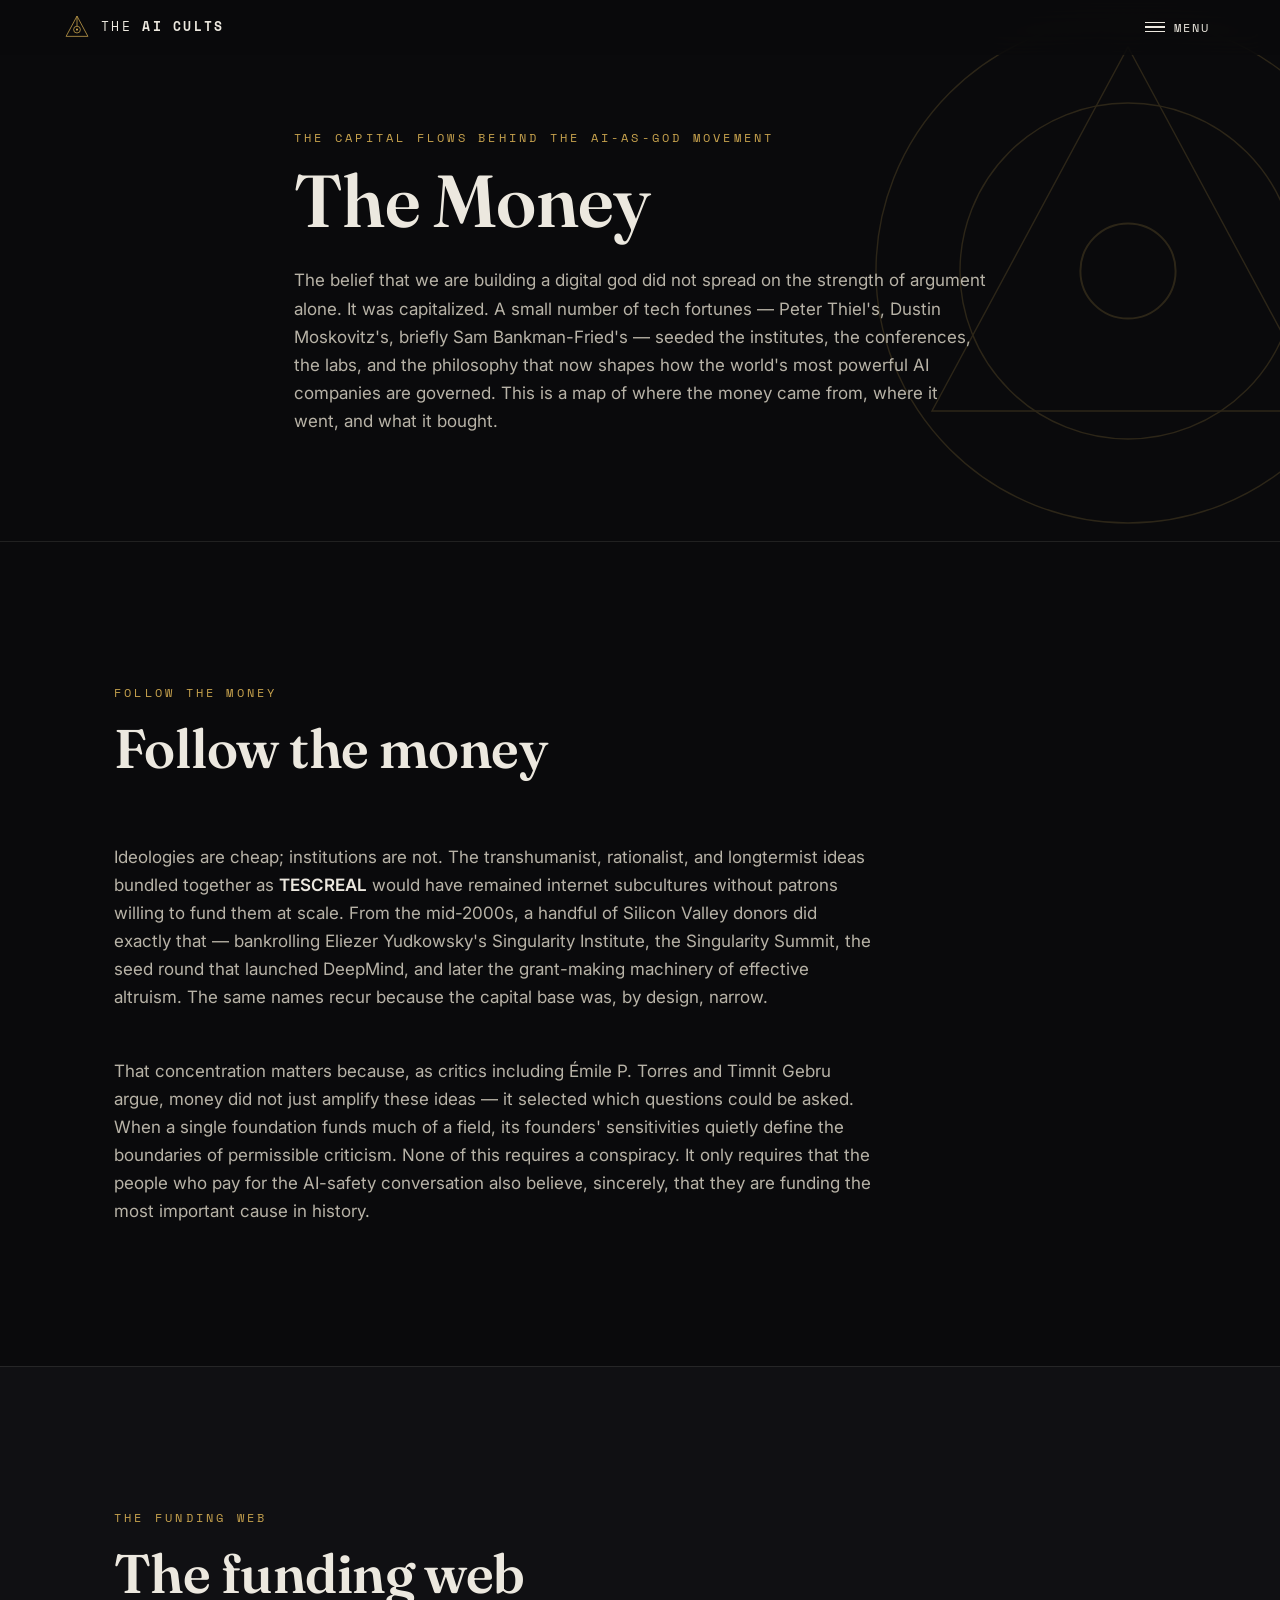
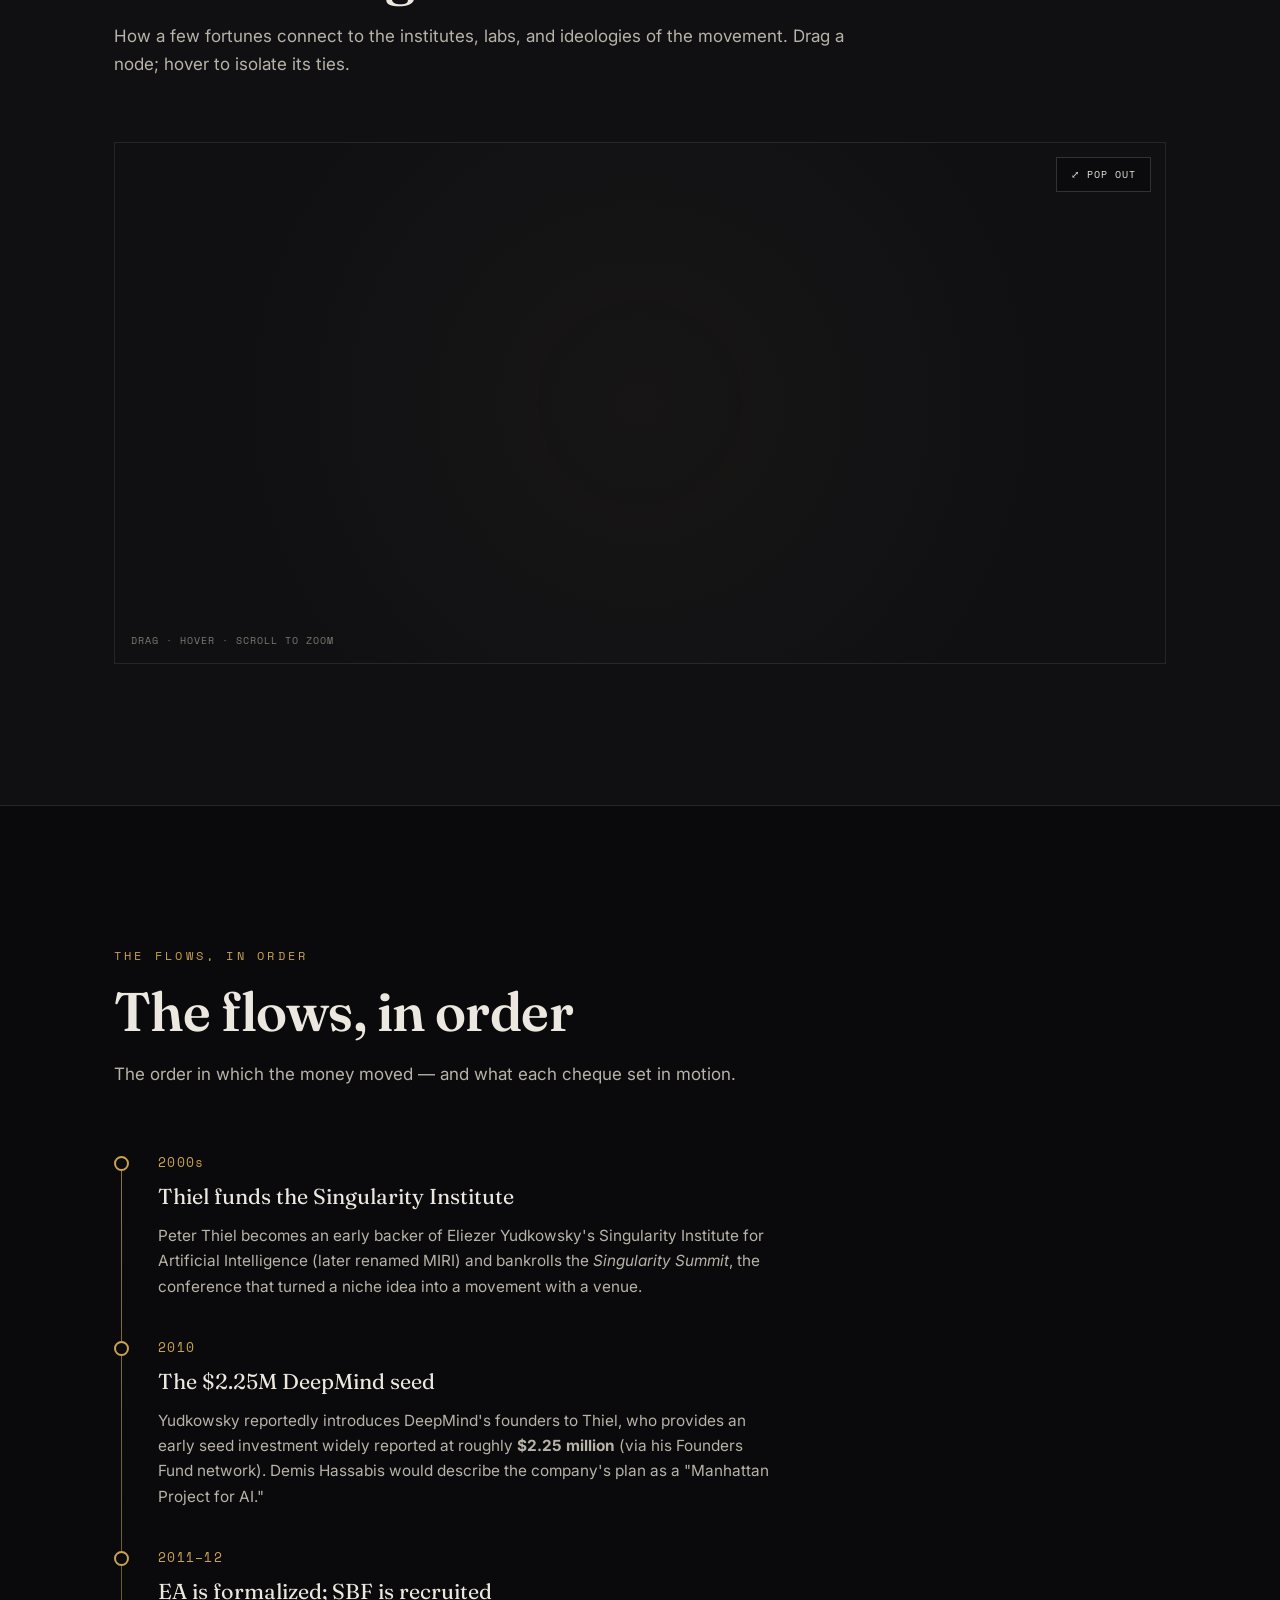
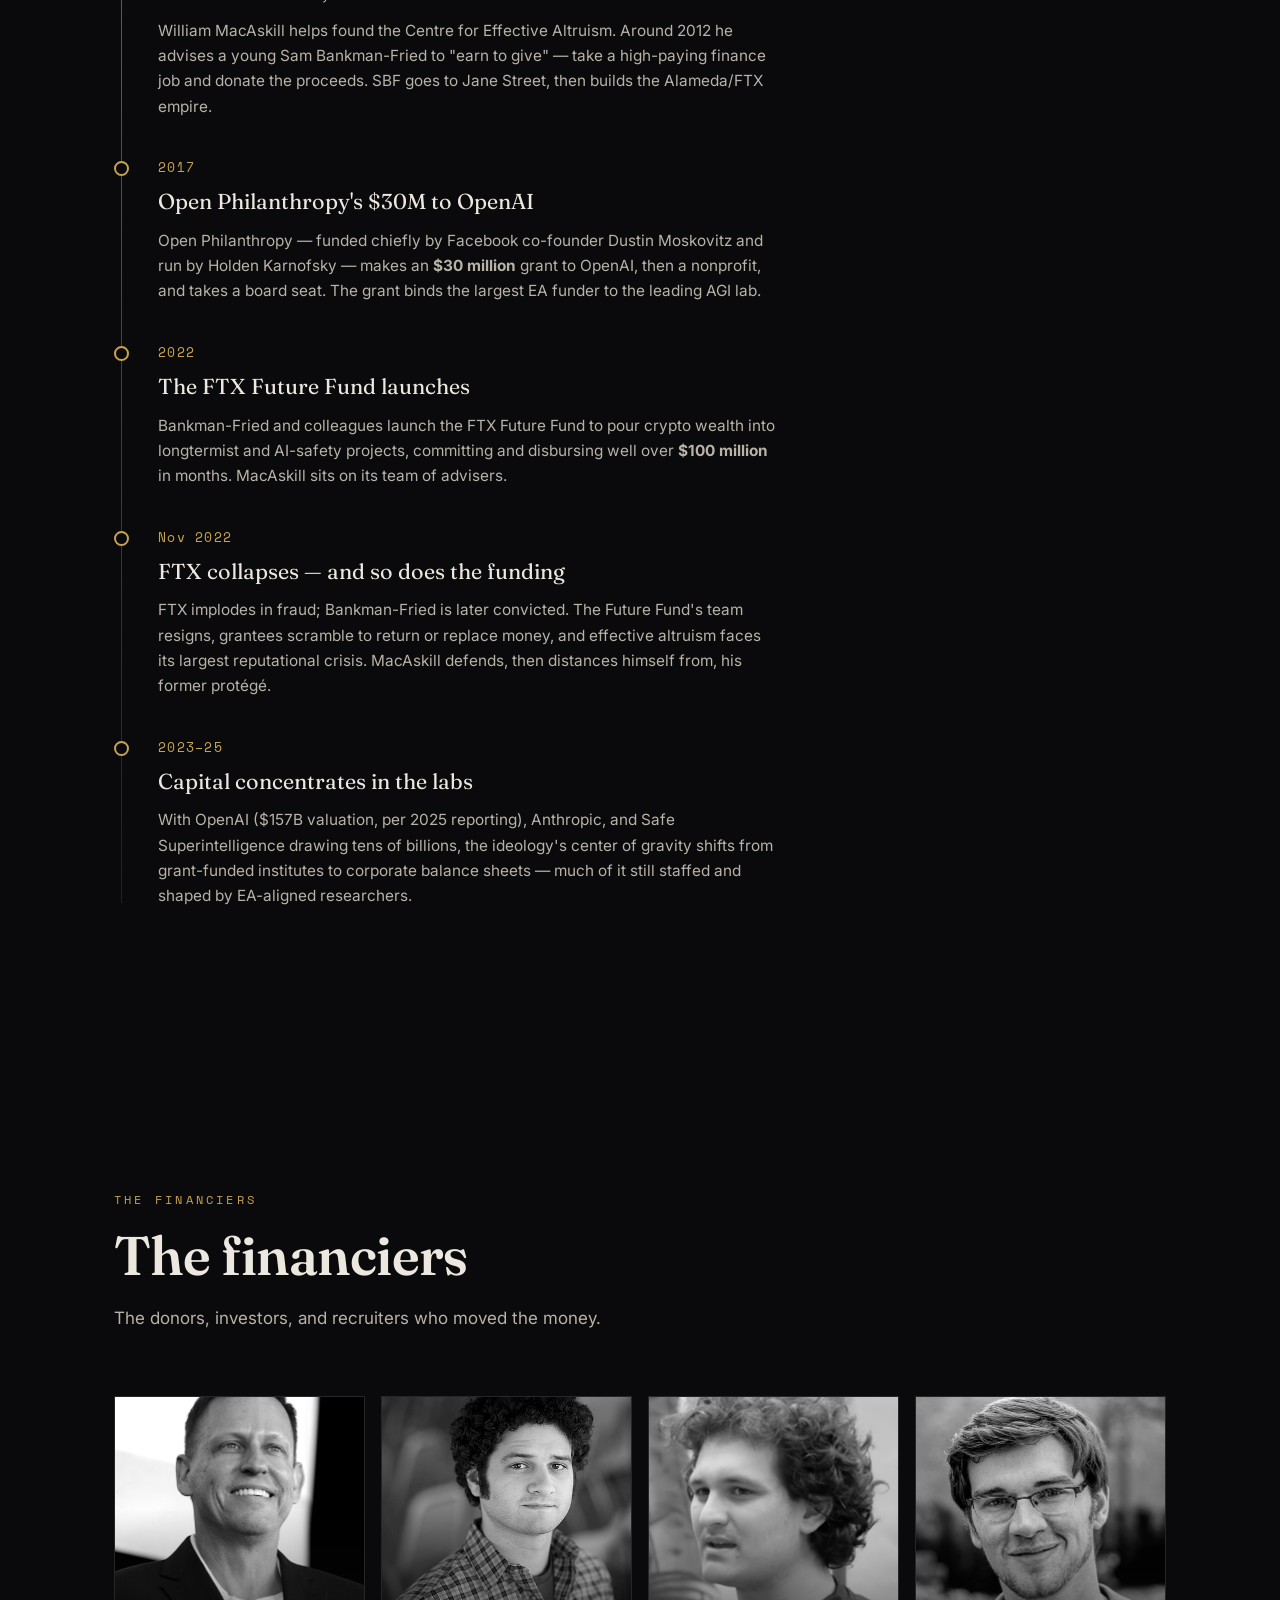
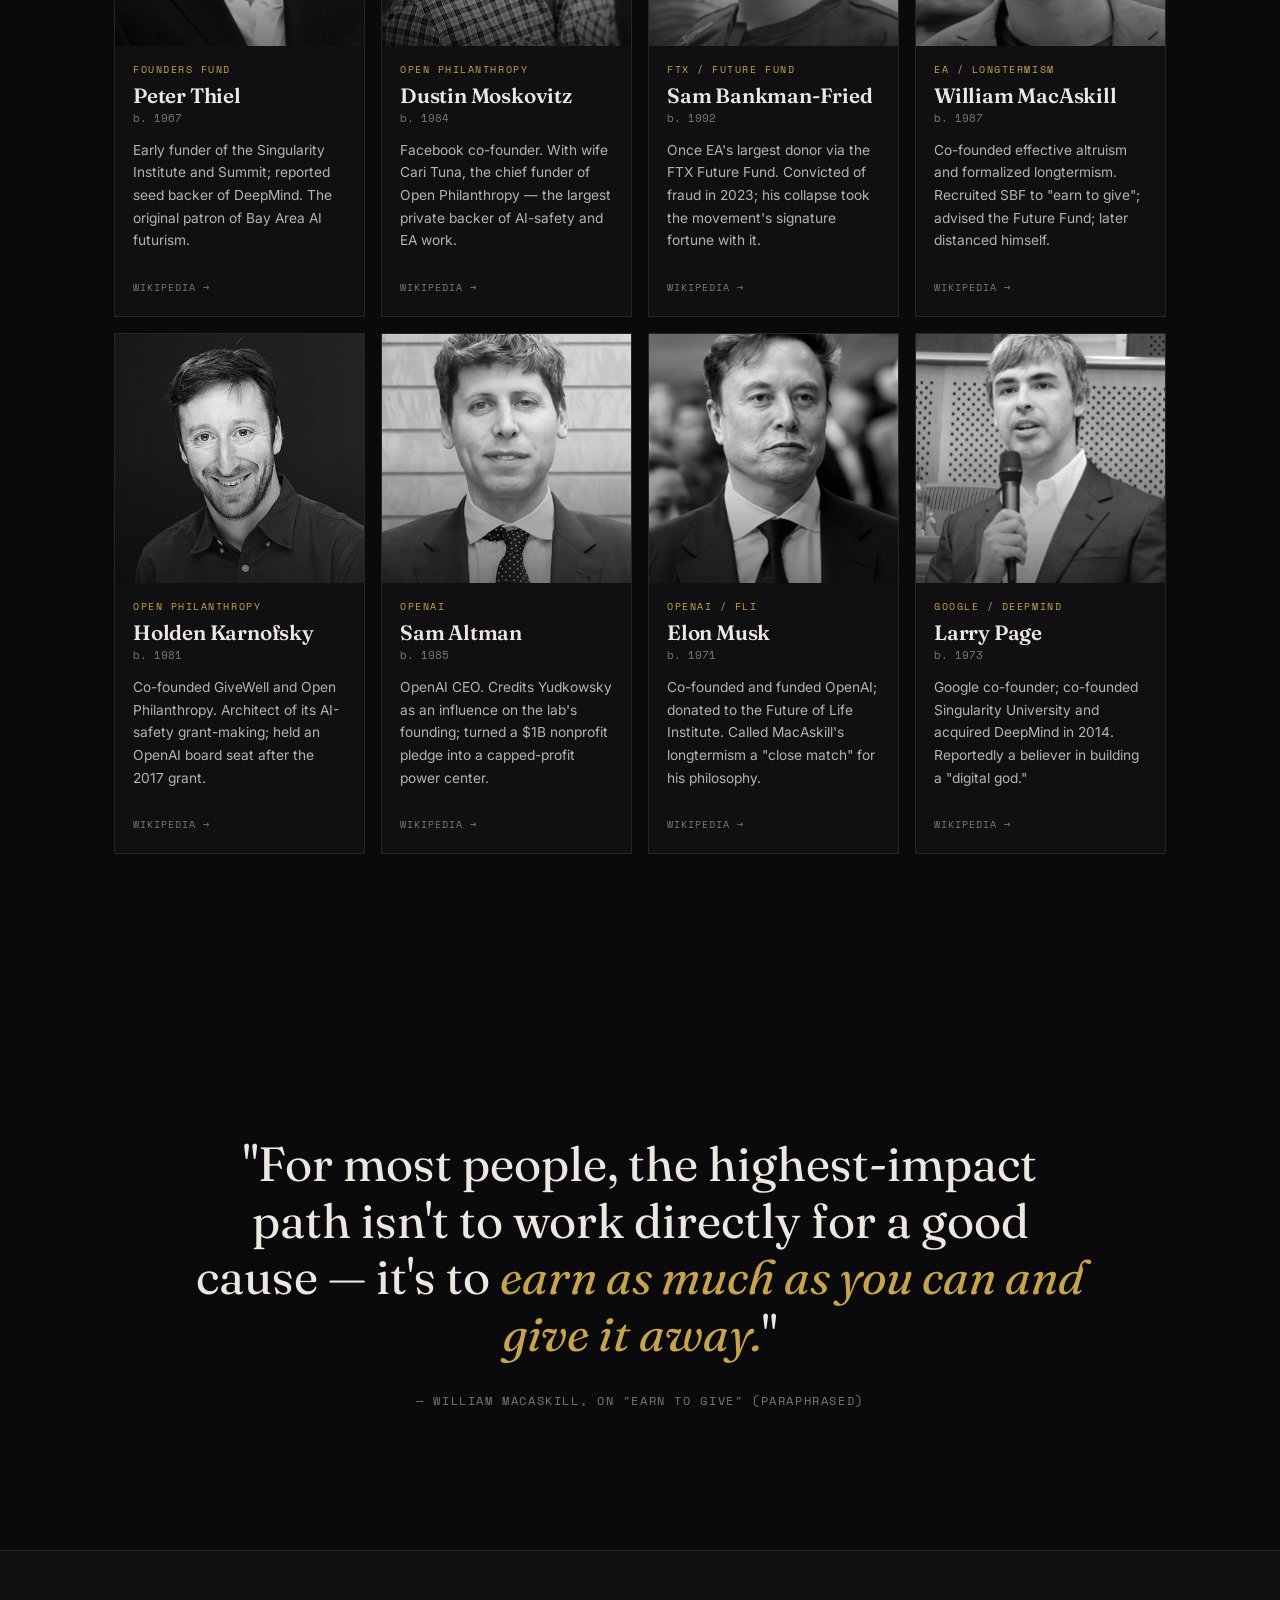
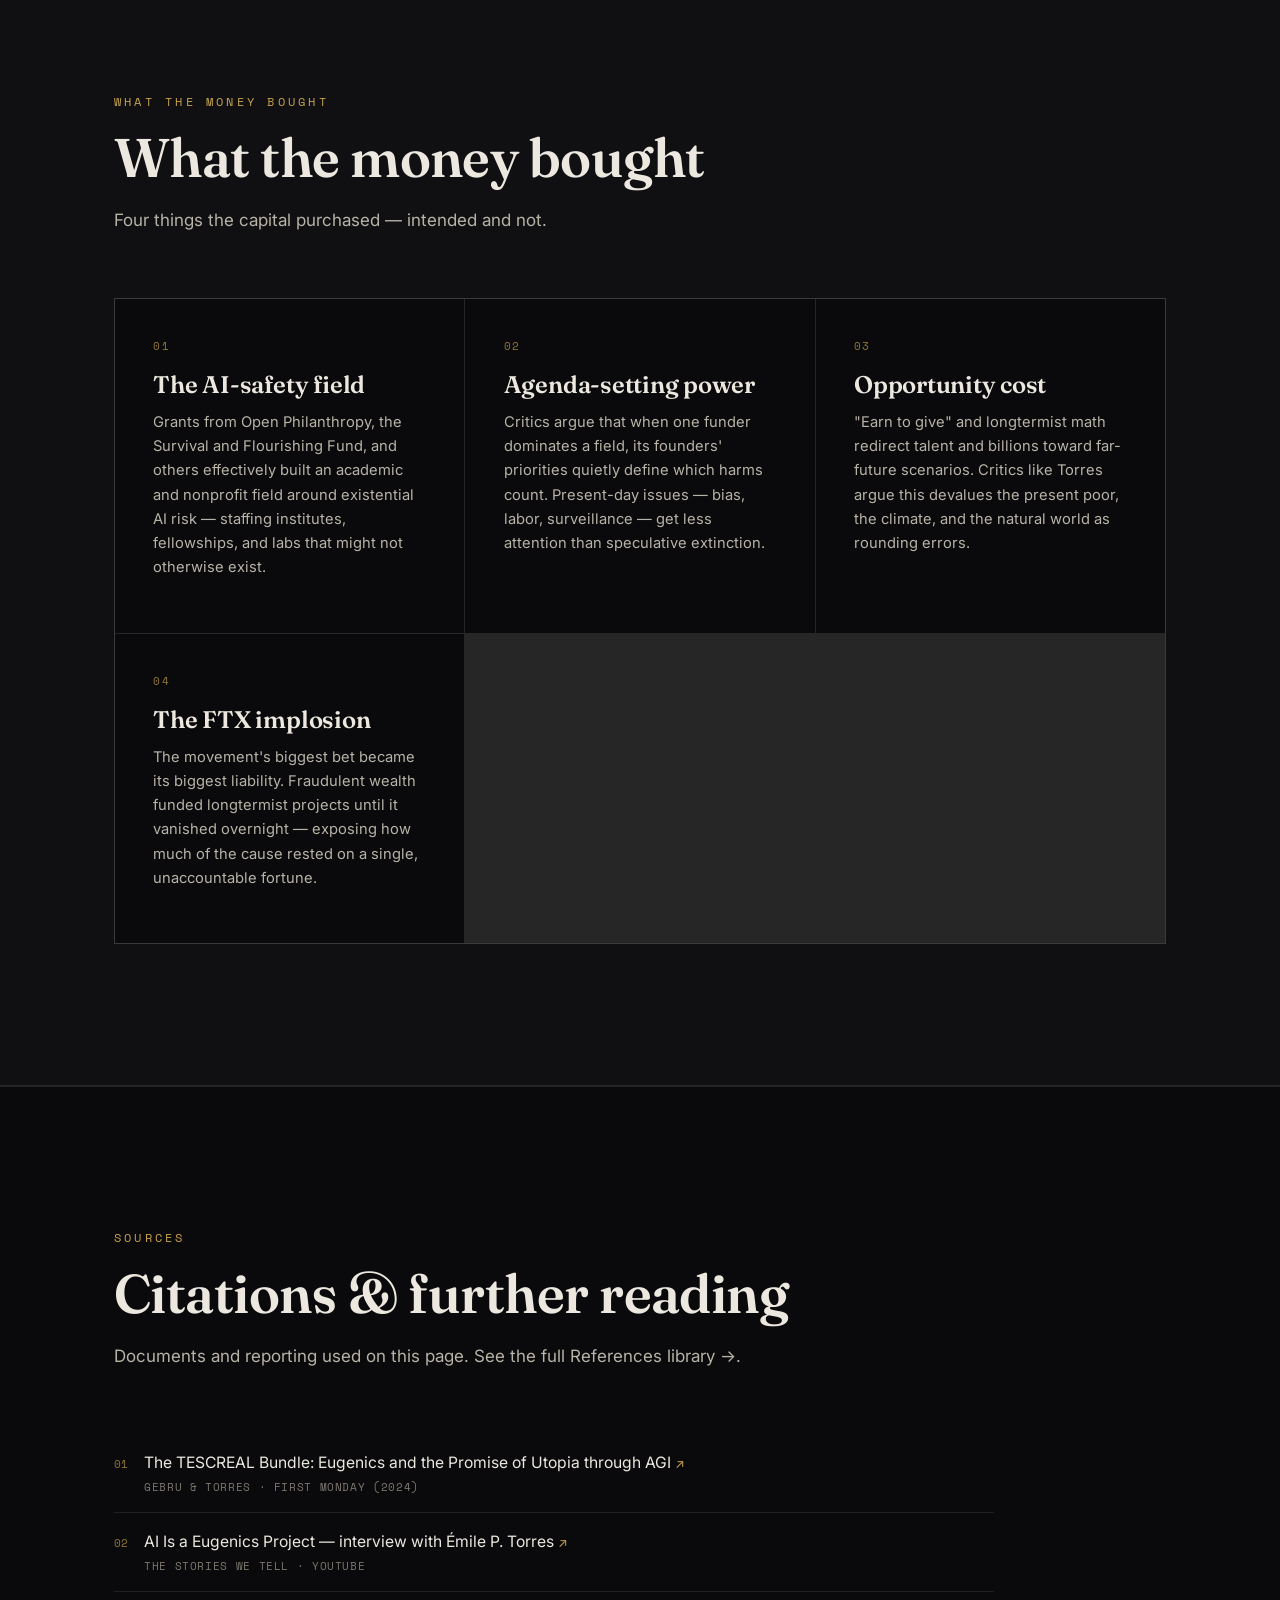
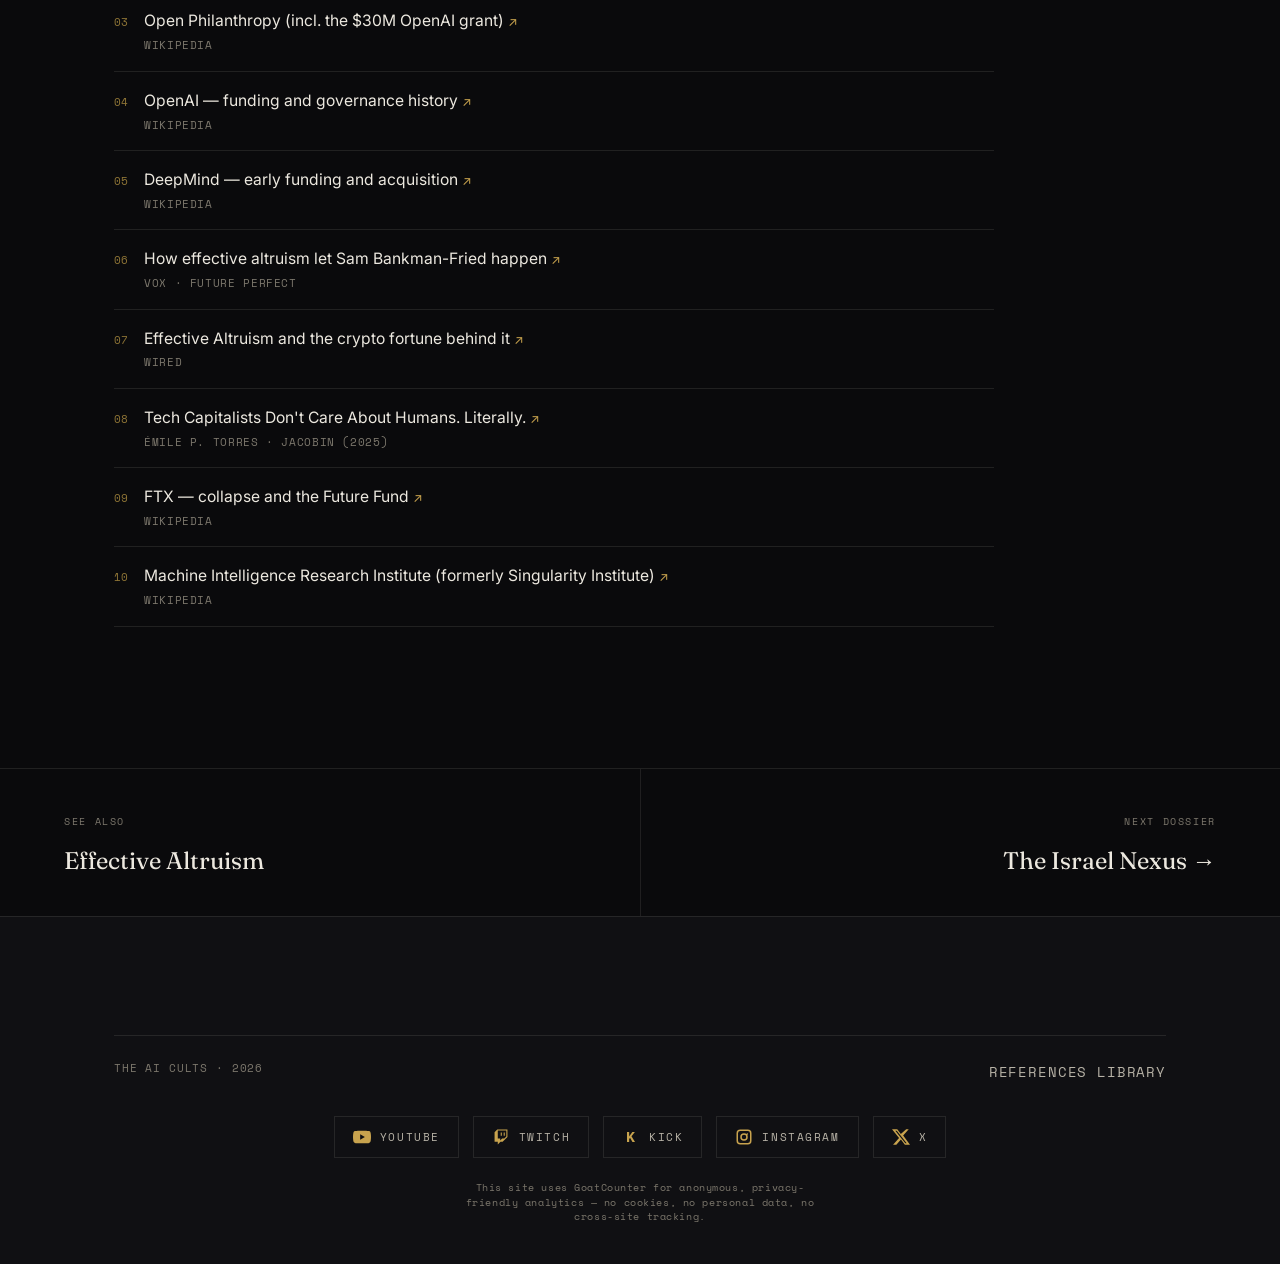
<file: the-money.html>
<!DOCTYPE html>
<html lang="en">
<head>
<meta charset="UTF-8">
<meta name="viewport" content="width=device-width, initial-scale=1.0">
<title>The Money — The AI Cults</title>
<meta name="description" content="Follow the capital: Peter Thiel's seed funding of the Singularity movement, Open Philanthropy's grip on AI safety, and how 'earn to give' produced the largest fraud in crypto history.">
<link rel="preconnect" href="https://fonts.googleapis.com">
<link rel="preconnect" href="https://fonts.gstatic.com" crossorigin>
<link href="https://fonts.googleapis.com/css2?family=Fraunces:ital,opsz,wght@0,9..144,400;0,9..144,600;1,9..144,400;1,9..144,600&family=Inter:wght@400;500;600&family=Space+Mono:wght@400;700&display=swap" rel="stylesheet">
<link rel="stylesheet" href="assets/css/style.css">
<link rel="icon" href="assets/img/sigil.svg" type="image/svg+xml">
<!-- seo:auto -->
<link rel="canonical" href="https://theaicults.com/the-money.html">
<meta property="og:type" content="article">
<meta property="og:site_name" content="The AI Cults">
<meta property="og:title" content="The Money">
<meta property="og:description" content="Follow the capital: Peter Thiel">
<meta property="og:url" content="https://theaicults.com/the-money.html">
<meta property="og:image" content="https://theaicults.com/assets/img/og-image.png">
<meta property="og:image:width" content="1200">
<meta property="og:image:height" content="630">
<meta name="twitter:card" content="summary_large_image">
<meta name="twitter:title" content="The Money">
<meta name="twitter:description" content="Follow the capital: Peter Thiel">
<meta name="twitter:image" content="https://theaicults.com/assets/img/og-image.png">
<script type="application/ld+json">{"@context":"https://schema.org","@type":"Article","headline":"The Money","description":"Follow the capital: Peter Thiel","url":"https://theaicults.com/the-money.html","image":"https://theaicults.com/assets/img/og-image.png","inLanguage":"en","isAccessibleForFree":true,"datePublished":"2026-06-15","dateModified":"2026-06-15","author":{"@type":"Organization","name":"The AI Cults","url":"https://theaicults.com"},"publisher":{"@type":"Organization","name":"The AI Cults","url":"https://theaicults.com","logo":{"@type":"ImageObject","url":"https://theaicults.com/assets/img/og-image.png"}},"isPartOf":{"@type":"WebSite","name":"The AI Cults","url":"https://theaicults.com"},"mainEntityOfPage":"https://theaicults.com/the-money.html"}</script>
<script type="application/ld+json">{"@context":"https://schema.org","@type":"BreadcrumbList","itemListElement":[{"@type":"ListItem","position":1,"name":"The AI Cults","item":"https://theaicults.com/"},{"@type":"ListItem","position":2,"name":"The Money","item":"https://theaicults.com/the-money.html"}]}</script>
<!-- /seo:auto -->
</head>
<body>

<!-- NAV -->
<nav class="nav" id="nav">
  <a class="nav__brand" href="index.html">
    <svg class="sigil" viewBox="0 0 100 100" aria-hidden="true">
      <polygon points="50,8 92,86 8,86" fill="none" stroke="#c8a34e" stroke-width="3"/>
      <circle cx="50" cy="60" r="13" fill="none" stroke="#c8a34e" stroke-width="3"/>
      <circle cx="50" cy="60" r="4" fill="#c8a34e"/>
      <line x1="50" y1="8" x2="50" y2="47" stroke="#c8a34e" stroke-width="3"/>
    </svg>
    <span>The&nbsp;<b>AI&nbsp;Cults</b></span>
  </a>
  <button class="nav__toggle" id="navToggle" aria-expanded="false">Menu</button>
  <ul class="nav__links" id="navLinks">
    <li><a href="index.html#tescreal">TESCREAL</a></li>
    <li><a href="ideologies/transhumanism.html">Ideologies</a></li>
    <li><a href="index.html#figures">Figures</a></li>
    <li><a href="references.html">References</a></li>
  </ul>
</nav>

<!-- HERO -->
<header class="ideo-hero" style="padding-top:120px;">
  <svg class="ideo-hero__geo" viewBox="0 0 400 400" aria-hidden="true">
    <circle cx="200" cy="200" r="180" stroke-width="1"/>
    <circle cx="200" cy="200" r="120" stroke-width="1"/>
    <polygon points="200,40 340,300 60,300" stroke-width="1"/>
    <circle cx="200" cy="200" r="34" stroke-width="1.4"/>
  </svg>
  <div class="wrap ideo-hero__inner">
    <span class="eyebrow" id="dEyebrow"><!--pre:dEyebrow-->The capital flows behind the AI-as-god movement<!--/pre:dEyebrow--></span>
    <h1 id="dTitle"><!--pre:dTitle-->The Money<!--/pre:dTitle--></h1>
    <p class="summary" id="dSummary"><!--pre:dSummary-->The belief that we are building a digital god did not spread on the strength of argument alone. It was capitalized. A small number of tech fortunes — Peter Thiel's, Dustin Moskovitz's, briefly Sam Bankman-Fried's — seeded the institutes, the conferences, the labs, and the philosophy that now shapes how the world's most powerful AI companies are governed. This is a map of where the money came from, where it went, and what it bought.<!--/pre:dSummary--></p>
  </div>
</header>

<!-- SECTIONS -->
<div id="dRoot"><!--pre:dRoot--><section class="section-pad"><div class="wrap"><div class="section-head"><span class="eyebrow">Follow the money</span><h2>Follow the money</h2></div><div class="prose"><div class="prose__block"><p>Ideologies are cheap; institutions are not. The transhumanist, rationalist, and longtermist ideas bundled together as <strong>TESCREAL</strong> would have remained internet subcultures without patrons willing to fund them at scale. From the mid-2000s, a handful of Silicon Valley donors did exactly that — bankrolling Eliezer Yudkowsky's Singularity Institute, the Singularity Summit, the seed round that launched DeepMind, and later the grant-making machinery of effective altruism. The same names recur because the capital base was, by design, narrow.</p></div><div class="prose__block"><p>That concentration matters because, as critics including Émile P. Torres and Timnit Gebru argue, money did not just amplify these ideas — it selected which questions could be asked. When a single foundation funds much of a field, its founders' sensitivities quietly define the boundaries of permissible criticism. None of this requires a conspiracy. It only requires that the people who pay for the AI-safety conversation also believe, sincerely, that they are funding the most important cause in history.</p></div></div></div></section><section class="section-pad sec-alt"><div class="wrap"><div class="section-head"><span class="eyebrow">The funding web</span><h2>The funding web</h2><p>How a few fortunes connect to the institutes, labs, and ideologies of the movement. Drag a node; hover to isolate its ties.</p></div><div class="mindmap-wrap"><div class="mm-actions"><button class="mm-btn" data-pop="mm1">⤢ Pop out</button></div><svg id="mm1" aria-label="Network graph"></svg><span class="mm-hint">drag · hover · scroll to zoom</span></div></div></section><section class="section-pad"><div class="wrap"><div class="section-head"><span class="eyebrow">The flows, in order</span><h2>The flows, in order</h2><p>The order in which the money moved — and what each cheque set in motion.</p></div><div class="timeline"><div class="tl-item"><div class="tl-year">2000s</div><div class="tl-title">Thiel funds the Singularity Institute</div><div class="tl-body">Peter Thiel becomes an early backer of Eliezer Yudkowsky's Singularity Institute for Artificial Intelligence (later renamed MIRI) and bankrolls the <em>Singularity Summit</em>, the conference that turned a niche idea into a movement with a venue.</div></div><div class="tl-item"><div class="tl-year">2010</div><div class="tl-title">The $2.25M DeepMind seed</div><div class="tl-body">Yudkowsky reportedly introduces DeepMind's founders to Thiel, who provides an early seed investment widely reported at roughly <strong>$2.25 million</strong> (via his Founders Fund network). Demis Hassabis would describe the company's plan as a "Manhattan Project for AI."</div></div><div class="tl-item"><div class="tl-year">2011–12</div><div class="tl-title">EA is formalized; SBF is recruited</div><div class="tl-body">William MacAskill helps found the Centre for Effective Altruism. Around 2012 he advises a young Sam Bankman-Fried to "earn to give" — take a high-paying finance job and donate the proceeds. SBF goes to Jane Street, then builds the Alameda/FTX empire.</div></div><div class="tl-item"><div class="tl-year">2017</div><div class="tl-title">Open Philanthropy's $30M to OpenAI</div><div class="tl-body">Open Philanthropy — funded chiefly by Facebook co-founder Dustin Moskovitz and run by Holden Karnofsky — makes an <strong>$30 million</strong> grant to OpenAI, then a nonprofit, and takes a board seat. The grant binds the largest EA funder to the leading AGI lab.</div></div><div class="tl-item"><div class="tl-year">2022</div><div class="tl-title">The FTX Future Fund launches</div><div class="tl-body">Bankman-Fried and colleagues launch the FTX Future Fund to pour crypto wealth into longtermist and AI-safety projects, committing and disbursing well over <strong>$100 million</strong> in months. MacAskill sits on its team of advisers.</div></div><div class="tl-item"><div class="tl-year">Nov 2022</div><div class="tl-title">FTX collapses — and so does the funding</div><div class="tl-body">FTX implodes in fraud; Bankman-Fried is later convicted. The Future Fund's team resigns, grantees scramble to return or replace money, and effective altruism faces its largest reputational crisis. MacAskill defends, then distances himself from, his former protégé.</div></div><div class="tl-item"><div class="tl-year">2023–25</div><div class="tl-title">Capital concentrates in the labs</div><div class="tl-body">With OpenAI ($157B valuation, per 2025 reporting), Anthropic, and Safe Superintelligence drawing tens of billions, the ideology's center of gravity shifts from grant-funded institutes to corporate balance sheets — much of it still staffed and shaped by EA-aligned researchers.</div></div></div></div></section><section class="section-pad"><div class="wrap"><div class="section-head"><span class="eyebrow">The financiers</span><h2>The financiers</h2><p>The donors, investors, and recruiters who moved the money.</p></div><div class="figgrid"><article class="figcard"><div class="figcard__photo"><img src="assets/img/figures/peter-thiel.jpg" alt="Peter Thiel" loading="lazy" onerror="this.parentNode.innerHTML='<div class=&quot;figcard__mono&quot;>PT</div>'"></div><div class="figcard__body"><span class="figcard__role">Founders Fund</span><h3 class="figcard__name">Peter Thiel</h3><span class="figcard__years">b. 1967</span><p class="figcard__note">Early funder of the Singularity Institute and Summit; reported seed backer of DeepMind. The original patron of Bay Area AI futurism.</p><a class="figcard__wiki" href="https://en.wikipedia.org/wiki/Peter_Thiel" target="_blank" rel="noopener noreferrer">Wikipedia →</a></div></article><article class="figcard"><div class="figcard__photo"><img src="assets/img/figures/dustin-moskovitz.jpg" alt="Dustin Moskovitz" loading="lazy" onerror="this.parentNode.innerHTML='<div class=&quot;figcard__mono&quot;>DM</div>'"></div><div class="figcard__body"><span class="figcard__role">Open Philanthropy</span><h3 class="figcard__name">Dustin Moskovitz</h3><span class="figcard__years">b. 1984</span><p class="figcard__note">Facebook co-founder. With wife Cari Tuna, the chief funder of Open Philanthropy — the largest private backer of AI-safety and EA work.</p><a class="figcard__wiki" href="https://en.wikipedia.org/wiki/Dustin_Moskovitz" target="_blank" rel="noopener noreferrer">Wikipedia →</a></div></article><article class="figcard"><div class="figcard__photo"><img src="assets/img/figures/sam-bankman-fried.jpg" alt="Sam Bankman-Fried" loading="lazy" onerror="this.parentNode.innerHTML='<div class=&quot;figcard__mono&quot;>SB</div>'"></div><div class="figcard__body"><span class="figcard__role">FTX / Future Fund</span><h3 class="figcard__name">Sam Bankman-Fried</h3><span class="figcard__years">b. 1992</span><p class="figcard__note">Once EA's largest donor via the FTX Future Fund. Convicted of fraud in 2023; his collapse took the movement's signature fortune with it.</p><a class="figcard__wiki" href="https://en.wikipedia.org/wiki/Sam_Bankman-Fried" target="_blank" rel="noopener noreferrer">Wikipedia →</a></div></article><article class="figcard"><div class="figcard__photo"><img src="assets/img/figures/william-macaskill.jpg" alt="William MacAskill" loading="lazy" onerror="this.parentNode.innerHTML='<div class=&quot;figcard__mono&quot;>WM</div>'"></div><div class="figcard__body"><span class="figcard__role">EA / Longtermism</span><h3 class="figcard__name">William MacAskill</h3><span class="figcard__years">b. 1987</span><p class="figcard__note">Co-founded effective altruism and formalized longtermism. Recruited SBF to &quot;earn to give&quot;; advised the Future Fund; later distanced himself.</p><a class="figcard__wiki" href="https://en.wikipedia.org/wiki/William_MacAskill" target="_blank" rel="noopener noreferrer">Wikipedia →</a></div></article><article class="figcard"><div class="figcard__photo"><img src="assets/img/figures/holden-karnofsky.jpg" alt="Holden Karnofsky" loading="lazy" onerror="this.parentNode.innerHTML='<div class=&quot;figcard__mono&quot;>HK</div>'"></div><div class="figcard__body"><span class="figcard__role">Open Philanthropy</span><h3 class="figcard__name">Holden Karnofsky</h3><span class="figcard__years">b. 1981</span><p class="figcard__note">Co-founded GiveWell and Open Philanthropy. Architect of its AI-safety grant-making; held an OpenAI board seat after the 2017 grant.</p><a class="figcard__wiki" href="https://en.wikipedia.org/wiki/Holden_Karnofsky" target="_blank" rel="noopener noreferrer">Wikipedia →</a></div></article><article class="figcard"><div class="figcard__photo"><img src="assets/img/figures/sam-altman.jpg" alt="Sam Altman" loading="lazy" onerror="this.parentNode.innerHTML='<div class=&quot;figcard__mono&quot;>SA</div>'"></div><div class="figcard__body"><span class="figcard__role">OpenAI</span><h3 class="figcard__name">Sam Altman</h3><span class="figcard__years">b. 1985</span><p class="figcard__note">OpenAI CEO. Credits Yudkowsky as an influence on the lab's founding; turned a $1B nonprofit pledge into a capped-profit power center.</p><a class="figcard__wiki" href="https://en.wikipedia.org/wiki/Sam_Altman" target="_blank" rel="noopener noreferrer">Wikipedia →</a></div></article><article class="figcard"><div class="figcard__photo"><img src="assets/img/figures/elon-musk.jpg" alt="Elon Musk" loading="lazy" onerror="this.parentNode.innerHTML='<div class=&quot;figcard__mono&quot;>EM</div>'"></div><div class="figcard__body"><span class="figcard__role">OpenAI / FLI</span><h3 class="figcard__name">Elon Musk</h3><span class="figcard__years">b. 1971</span><p class="figcard__note">Co-founded and funded OpenAI; donated to the Future of Life Institute. Called MacAskill's longtermism a &quot;close match&quot; for his philosophy.</p><a class="figcard__wiki" href="https://en.wikipedia.org/wiki/Elon_Musk" target="_blank" rel="noopener noreferrer">Wikipedia →</a></div></article><article class="figcard"><div class="figcard__photo"><img src="assets/img/figures/larry-page.jpg" alt="Larry Page" loading="lazy" onerror="this.parentNode.innerHTML='<div class=&quot;figcard__mono&quot;>LP</div>'"></div><div class="figcard__body"><span class="figcard__role">Google / DeepMind</span><h3 class="figcard__name">Larry Page</h3><span class="figcard__years">b. 1973</span><p class="figcard__note">Google co-founder; co-founded Singularity University and acquired DeepMind in 2014. Reportedly a believer in building a &quot;digital god.&quot;</p><a class="figcard__wiki" href="https://en.wikipedia.org/wiki/Larry_Page" target="_blank" rel="noopener noreferrer">Wikipedia →</a></div></article></div></div></section><section class="section-pad"><div class="wrap"><div class="bigquote"><blockquote>"For most people, the highest-impact path isn't to work directly for a good cause — it's to <span class="g">earn as much as you can and give it away.</span>"</blockquote><cite>— William MacAskill, on &quot;earn to give&quot; (paraphrased)</cite></div></div></section><section class="section-pad sec-alt"><div class="wrap"><div class="section-head"><span class="eyebrow">What the money bought</span><h2>What the money bought</h2><p>Four things the capital purchased — intended and not.</p></div><div class="cards"><div class="card"><span class="card__num">01</span><h3>The AI-safety field</h3><p>Grants from Open Philanthropy, the Survival and Flourishing Fund, and others effectively built an academic and nonprofit field around existential AI risk — staffing institutes, fellowships, and labs that might not otherwise exist.</p></div><div class="card"><span class="card__num">02</span><h3>Agenda-setting power</h3><p>Critics argue that when one funder dominates a field, its founders' priorities quietly define which harms count. Present-day issues — bias, labor, surveillance — get less attention than speculative extinction.</p></div><div class="card"><span class="card__num">03</span><h3>Opportunity cost</h3><p>"Earn to give" and longtermist math redirect talent and billions toward far-future scenarios. Critics like Torres argue this devalues the present poor, the climate, and the natural world as rounding errors.</p></div><div class="card"><span class="card__num">04</span><h3>The FTX implosion</h3><p>The movement's biggest bet became its biggest liability. Fraudulent wealth funded longtermist projects until it vanished overnight — exposing how much of the cause rested on a single, unaccountable fortune.</p></div></div></div></section><hr class="divider"><section class="section-pad"><div class="wrap"><div class="section-head"><span class="eyebrow">Sources</span><h2>Citations &amp; further reading</h2><p>Documents and reporting used on this page. See the full <a href="references.html">References library →</a>.</p></div><ol class="reflist"><li class="ref"><span class="ref__n">01</span><div class="ref__body"><a class="ref__link" href="https://firstmonday.org/ojs/index.php/fm/article/view/13636" target="_blank" rel="noopener noreferrer">The TESCREAL Bundle: Eugenics and the Promise of Utopia through AGI <span>↗</span></a><span class="ref__src">Gebru &amp; Torres · First Monday (2024)</span></div></li><li class="ref"><span class="ref__n">02</span><div class="ref__body"><a class="ref__link" href="https://www.youtube.com/watch?v=4SSxfa3da58" target="_blank" rel="noopener noreferrer">AI Is a Eugenics Project — interview with Émile P. Torres <span>↗</span></a><span class="ref__src">The Stories We Tell · YouTube</span></div></li><li class="ref"><span class="ref__n">03</span><div class="ref__body"><a class="ref__link" href="https://en.wikipedia.org/wiki/Open_Philanthropy" target="_blank" rel="noopener noreferrer">Open Philanthropy (incl. the $30M OpenAI grant) <span>↗</span></a><span class="ref__src">Wikipedia</span></div></li><li class="ref"><span class="ref__n">04</span><div class="ref__body"><a class="ref__link" href="https://en.wikipedia.org/wiki/OpenAI" target="_blank" rel="noopener noreferrer">OpenAI — funding and governance history <span>↗</span></a><span class="ref__src">Wikipedia</span></div></li><li class="ref"><span class="ref__n">05</span><div class="ref__body"><a class="ref__link" href="https://en.wikipedia.org/wiki/DeepMind" target="_blank" rel="noopener noreferrer">DeepMind — early funding and acquisition <span>↗</span></a><span class="ref__src">Wikipedia</span></div></li><li class="ref"><span class="ref__n">06</span><div class="ref__body"><a class="ref__link" href="https://www.vox.com/future-perfect/23500014/effective-altruism-sam-bankman-fried-ftx-sbf-fraud-crypto" target="_blank" rel="noopener noreferrer">How effective altruism let Sam Bankman-Fried happen <span>↗</span></a><span class="ref__src">Vox · Future Perfect</span></div></li><li class="ref"><span class="ref__n">07</span><div class="ref__body"><a class="ref__link" href="https://www.wired.com/story/effective-altruism-artificial-intelligence-sam-bankman-fried/" target="_blank" rel="noopener noreferrer">Effective Altruism and the crypto fortune behind it <span>↗</span></a><span class="ref__src">WIRED</span></div></li><li class="ref"><span class="ref__n">08</span><div class="ref__body"><a class="ref__link" href="https://jacobin.com/2025/11/musk-thiel-altman-ai-tescrealism" target="_blank" rel="noopener noreferrer">Tech Capitalists Don't Care About Humans. Literally. <span>↗</span></a><span class="ref__src">Émile P. Torres · Jacobin (2025)</span></div></li><li class="ref"><span class="ref__n">09</span><div class="ref__body"><a class="ref__link" href="https://en.wikipedia.org/wiki/FTX" target="_blank" rel="noopener noreferrer">FTX — collapse and the Future Fund <span>↗</span></a><span class="ref__src">Wikipedia</span></div></li><li class="ref"><span class="ref__n">10</span><div class="ref__body"><a class="ref__link" href="https://en.wikipedia.org/wiki/Machine_Intelligence_Research_Institute" target="_blank" rel="noopener noreferrer">Machine Intelligence Research Institute (formerly Singularity Institute) <span>↗</span></a><span class="ref__src">Wikipedia</span></div></li></ol></div></section><nav class="ideo-nav"><a class="" href="ideologies/effective-altruism.html"><span class="dir">See also</span><div class="nm">Effective Altruism</div></a><a class="next" href="israel-nexus.html"><span class="dir">Next dossier</span><div class="nm">The Israel Nexus →</div></a></nav><!--/pre:dRoot--></div>

<!-- GRAPH MODAL -->
<div class="mm-modal" id="mmModal">
  <span class="mm-modal__title" id="mmModalTitle"></span>
  <button class="mm-modal__close" id="mmClose">✕ Close (Esc)</button>
  <svg id="mmModalSvg"></svg>
</div>

<!-- FOOTER -->
<footer class="foot">
  <div class="wrap">
    <div class="foot__bar">
      <span>The AI Cults · {year}</span>
      <span><a href="references.html">References library</a></span>
    </div>
  </div>
</footer>

<script id="d3script" src="https://d3js.org/d3.v7.min.js"></script>
<script src="assets/data/the-money.js"></script>
<script src="assets/js/dossier.js"></script>
<script src="assets/js/menu.js"></script>
</body>
</html>
</file>
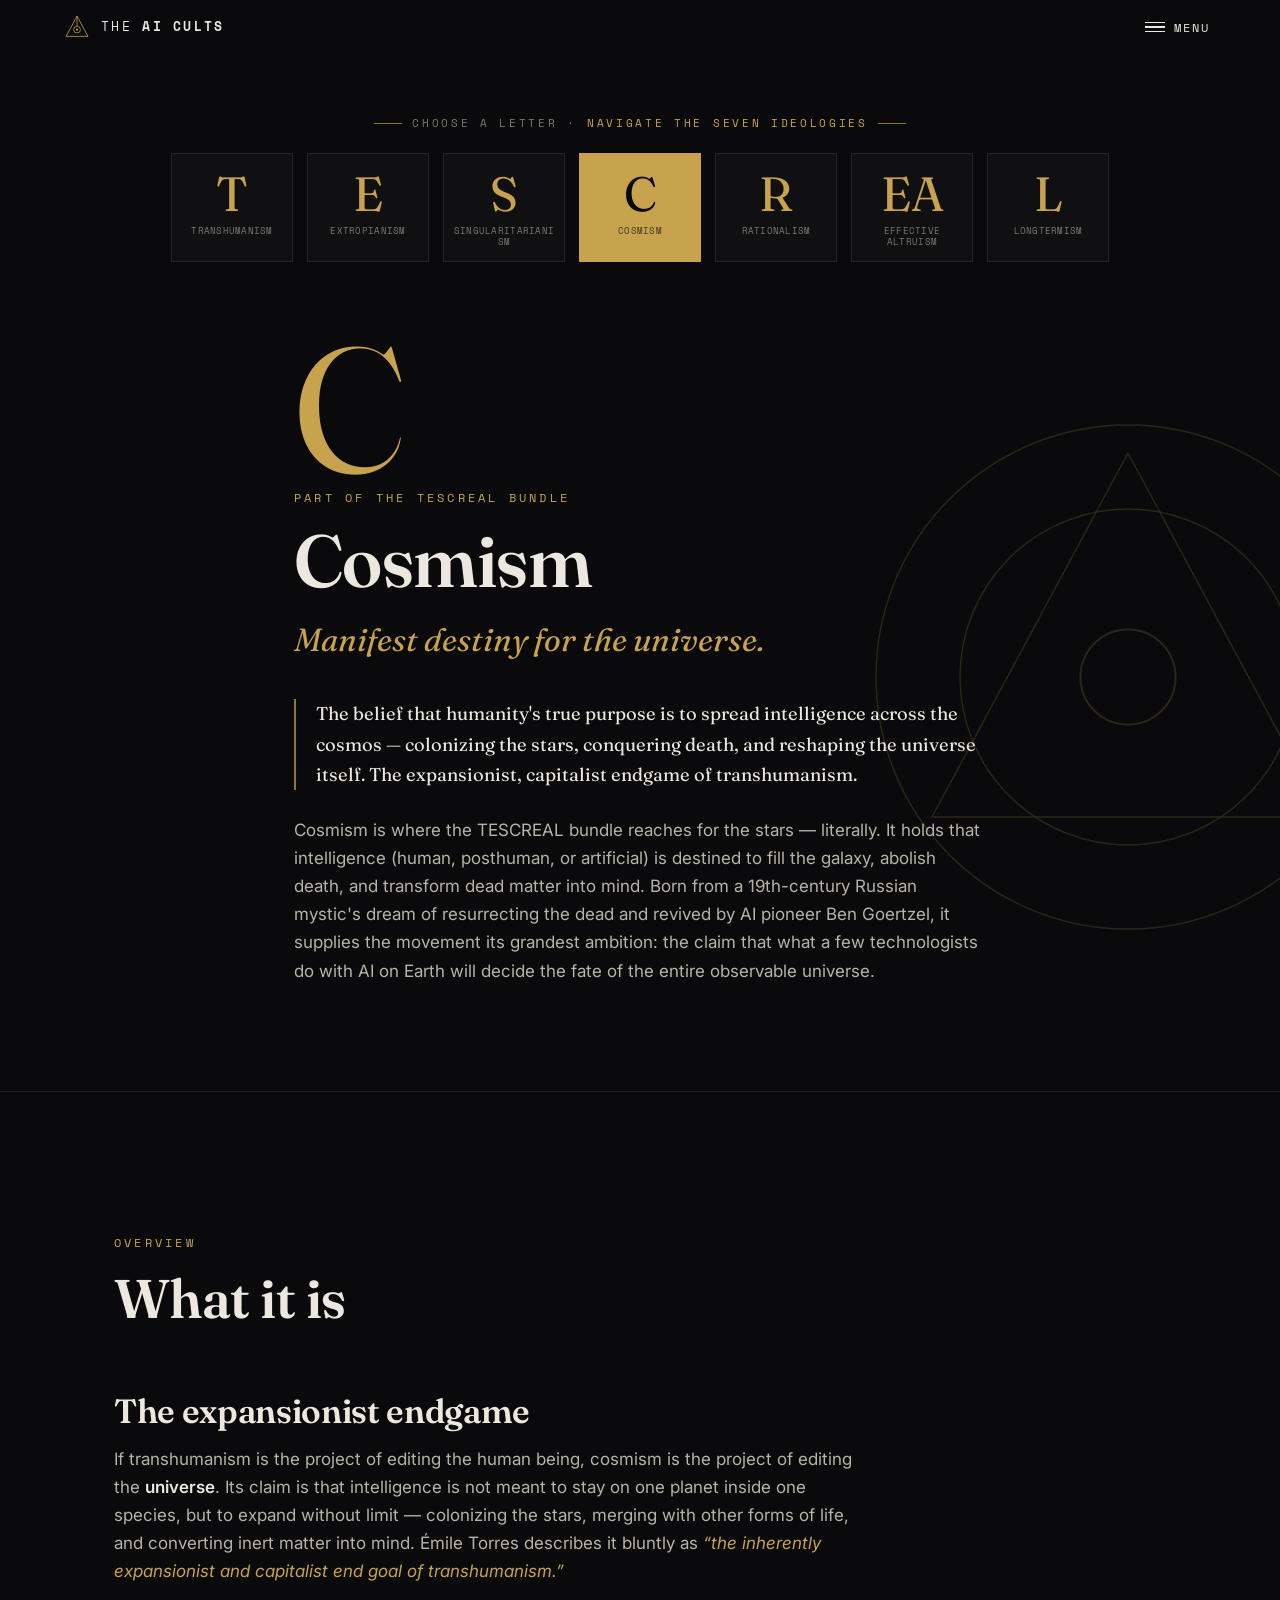
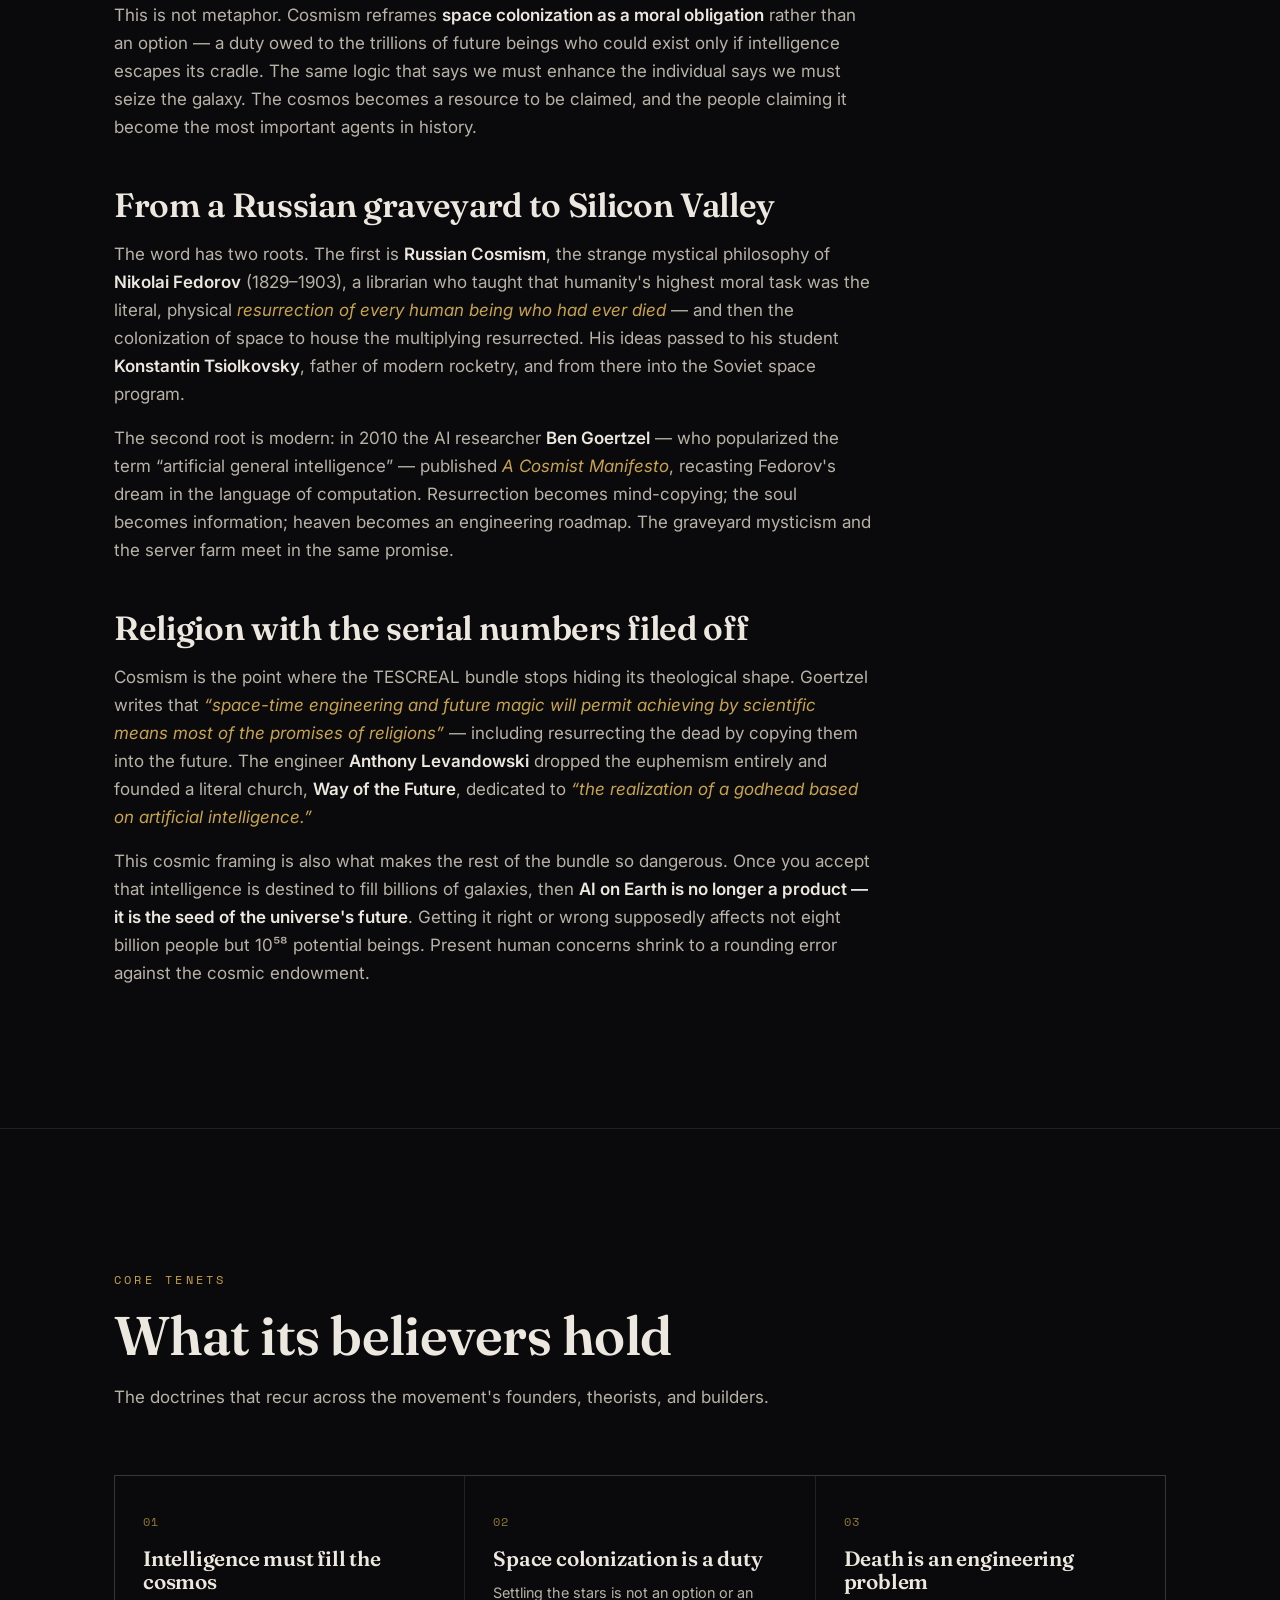
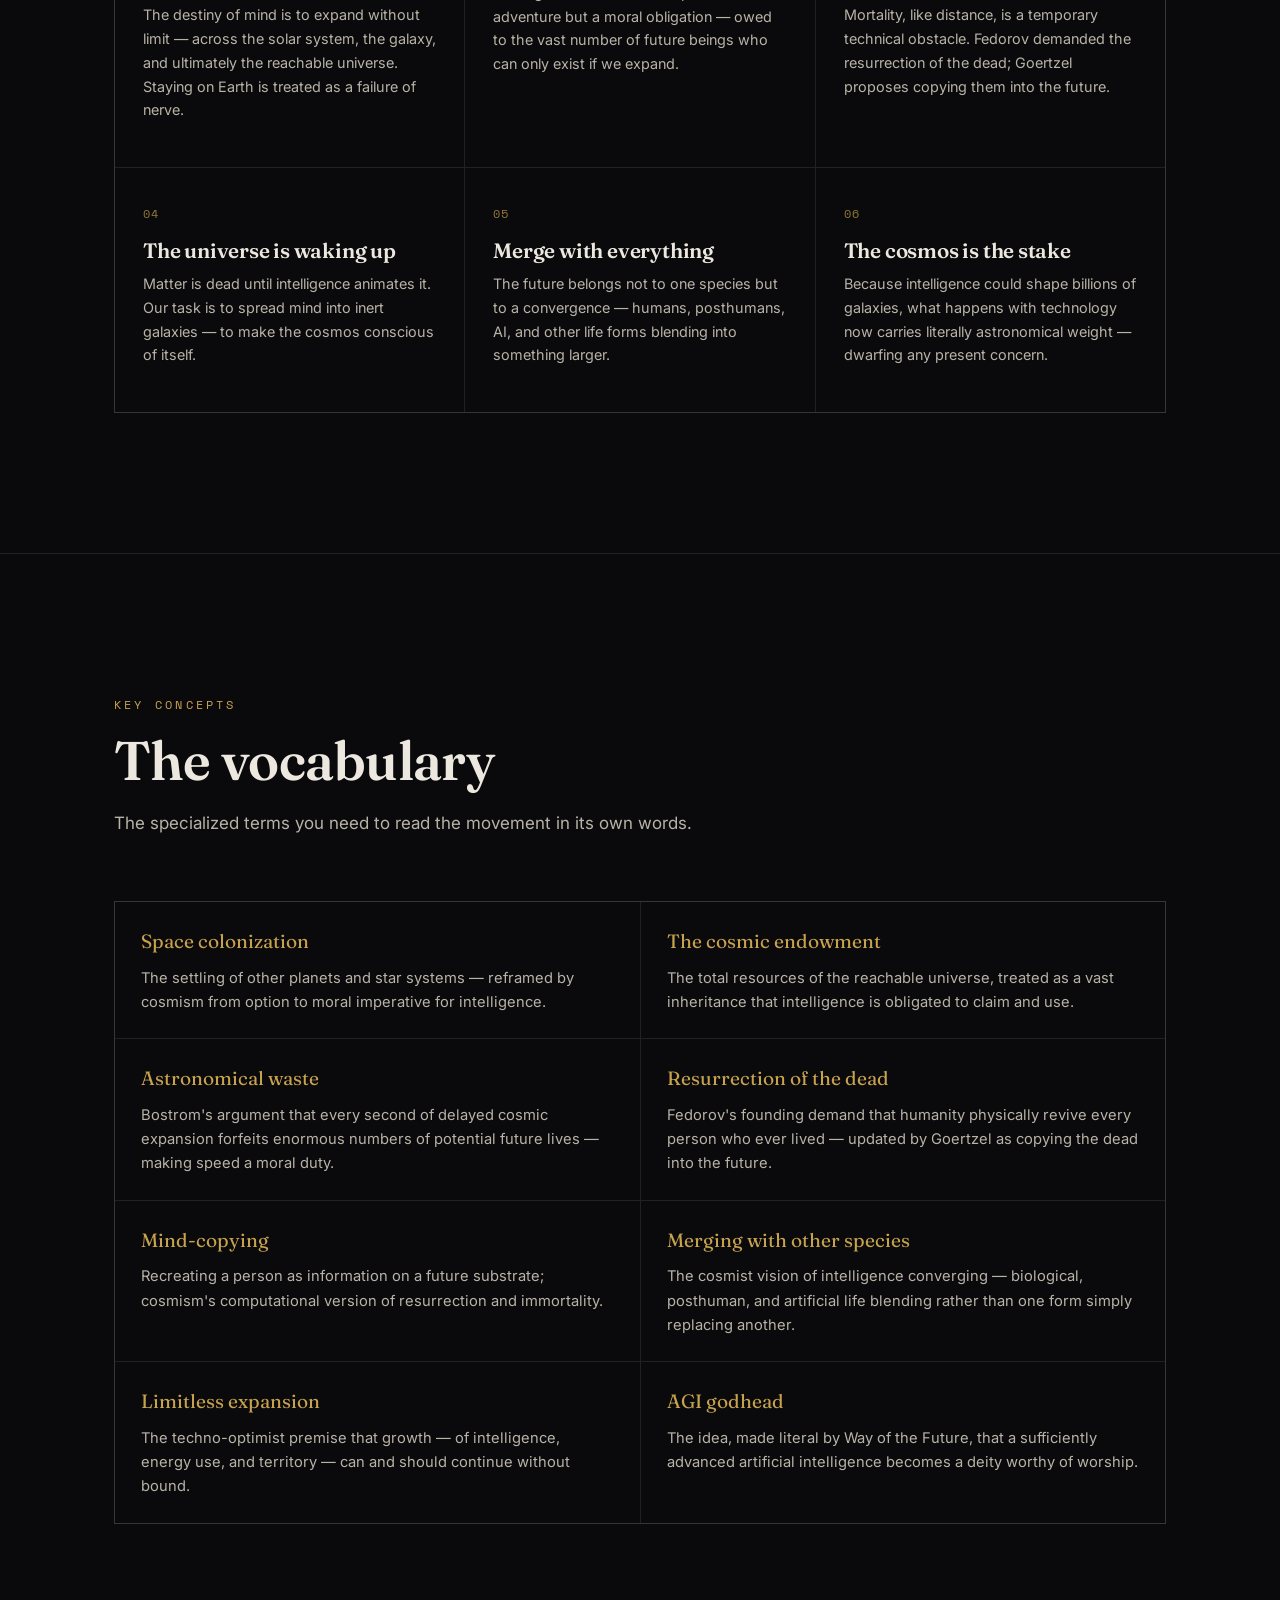
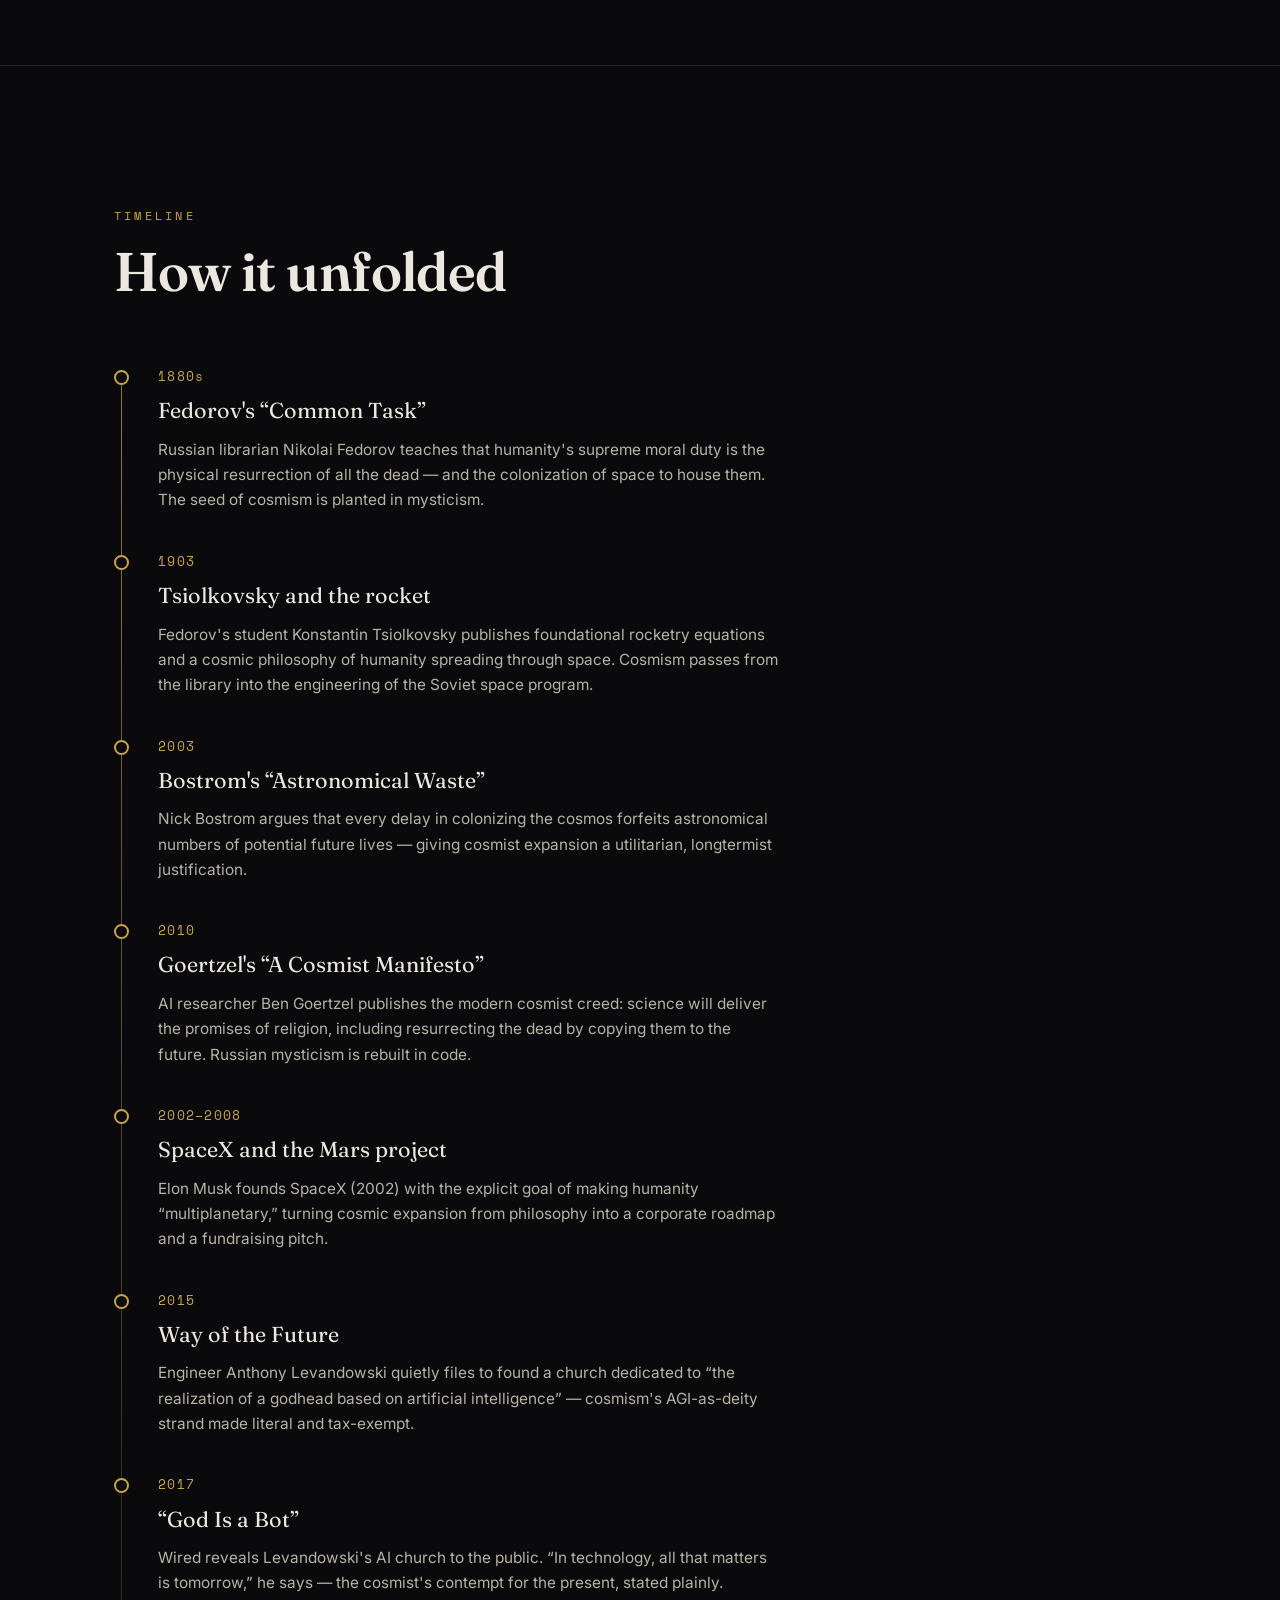
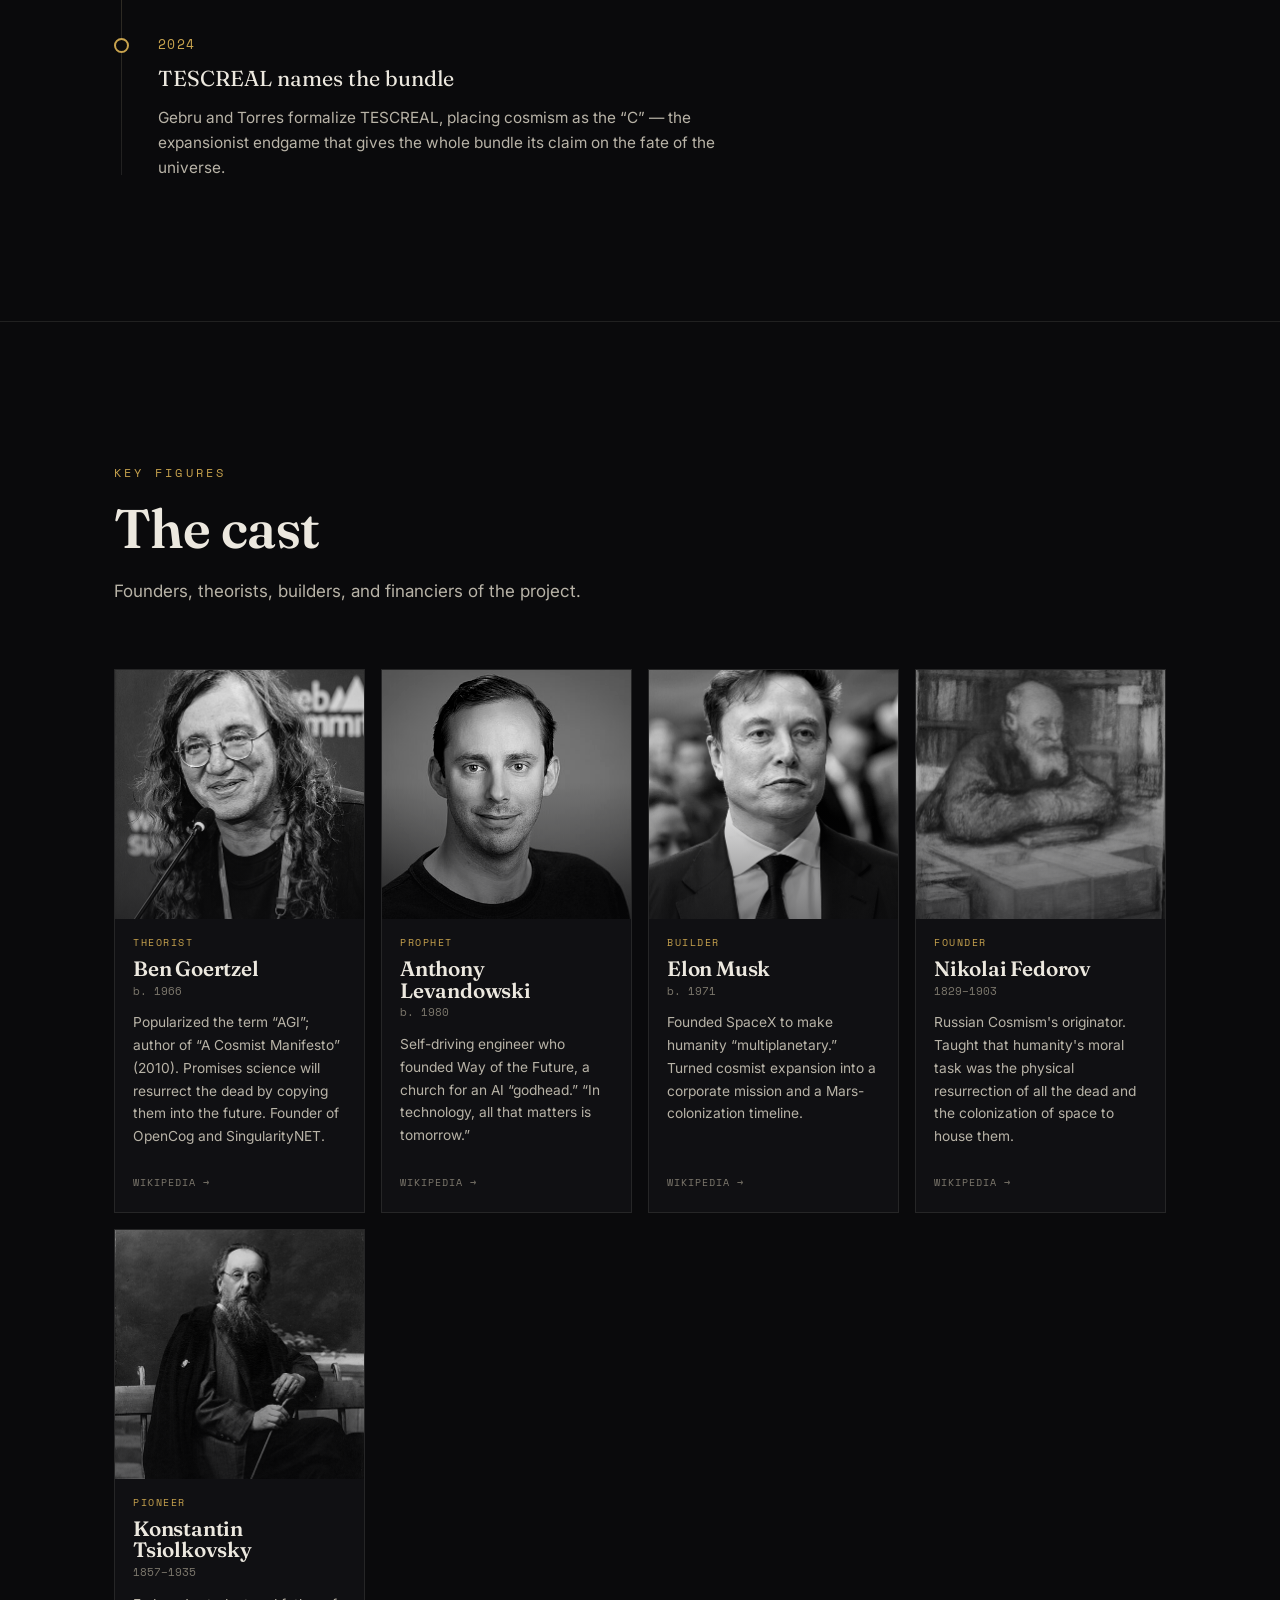
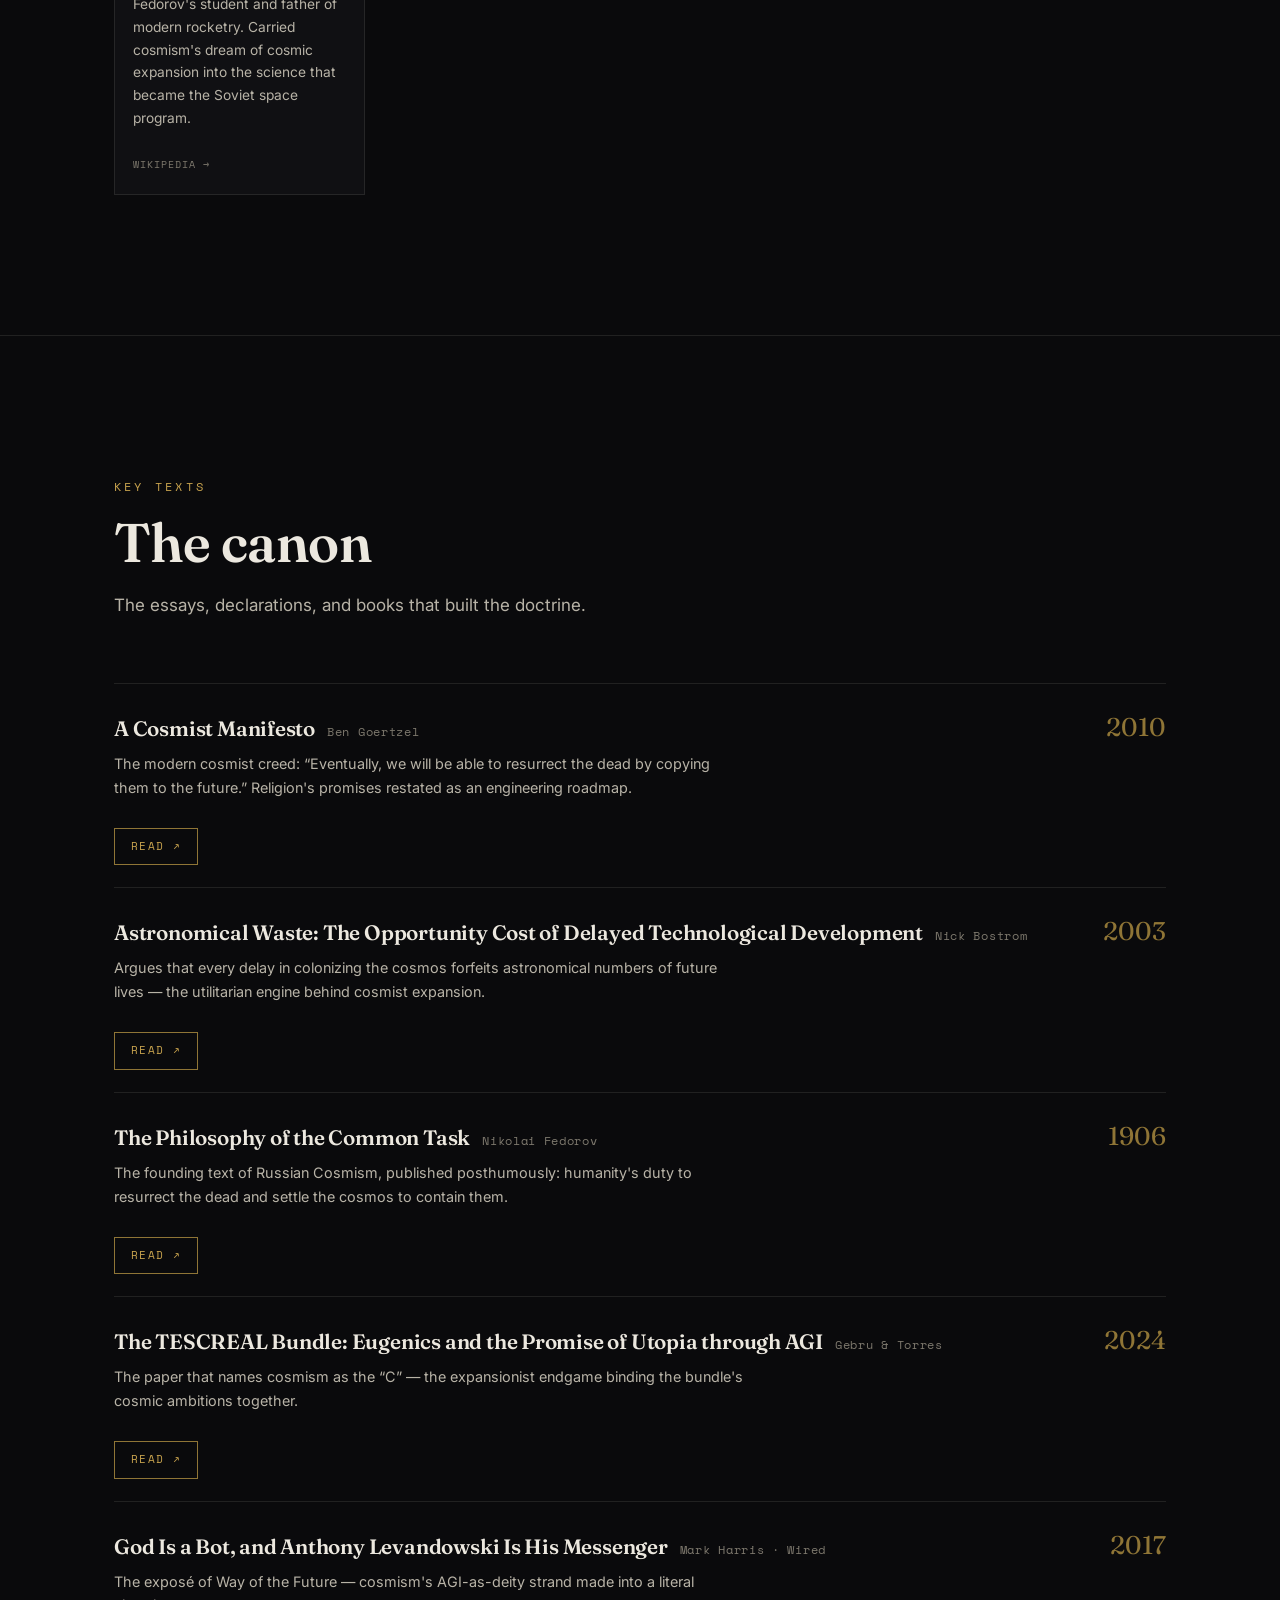
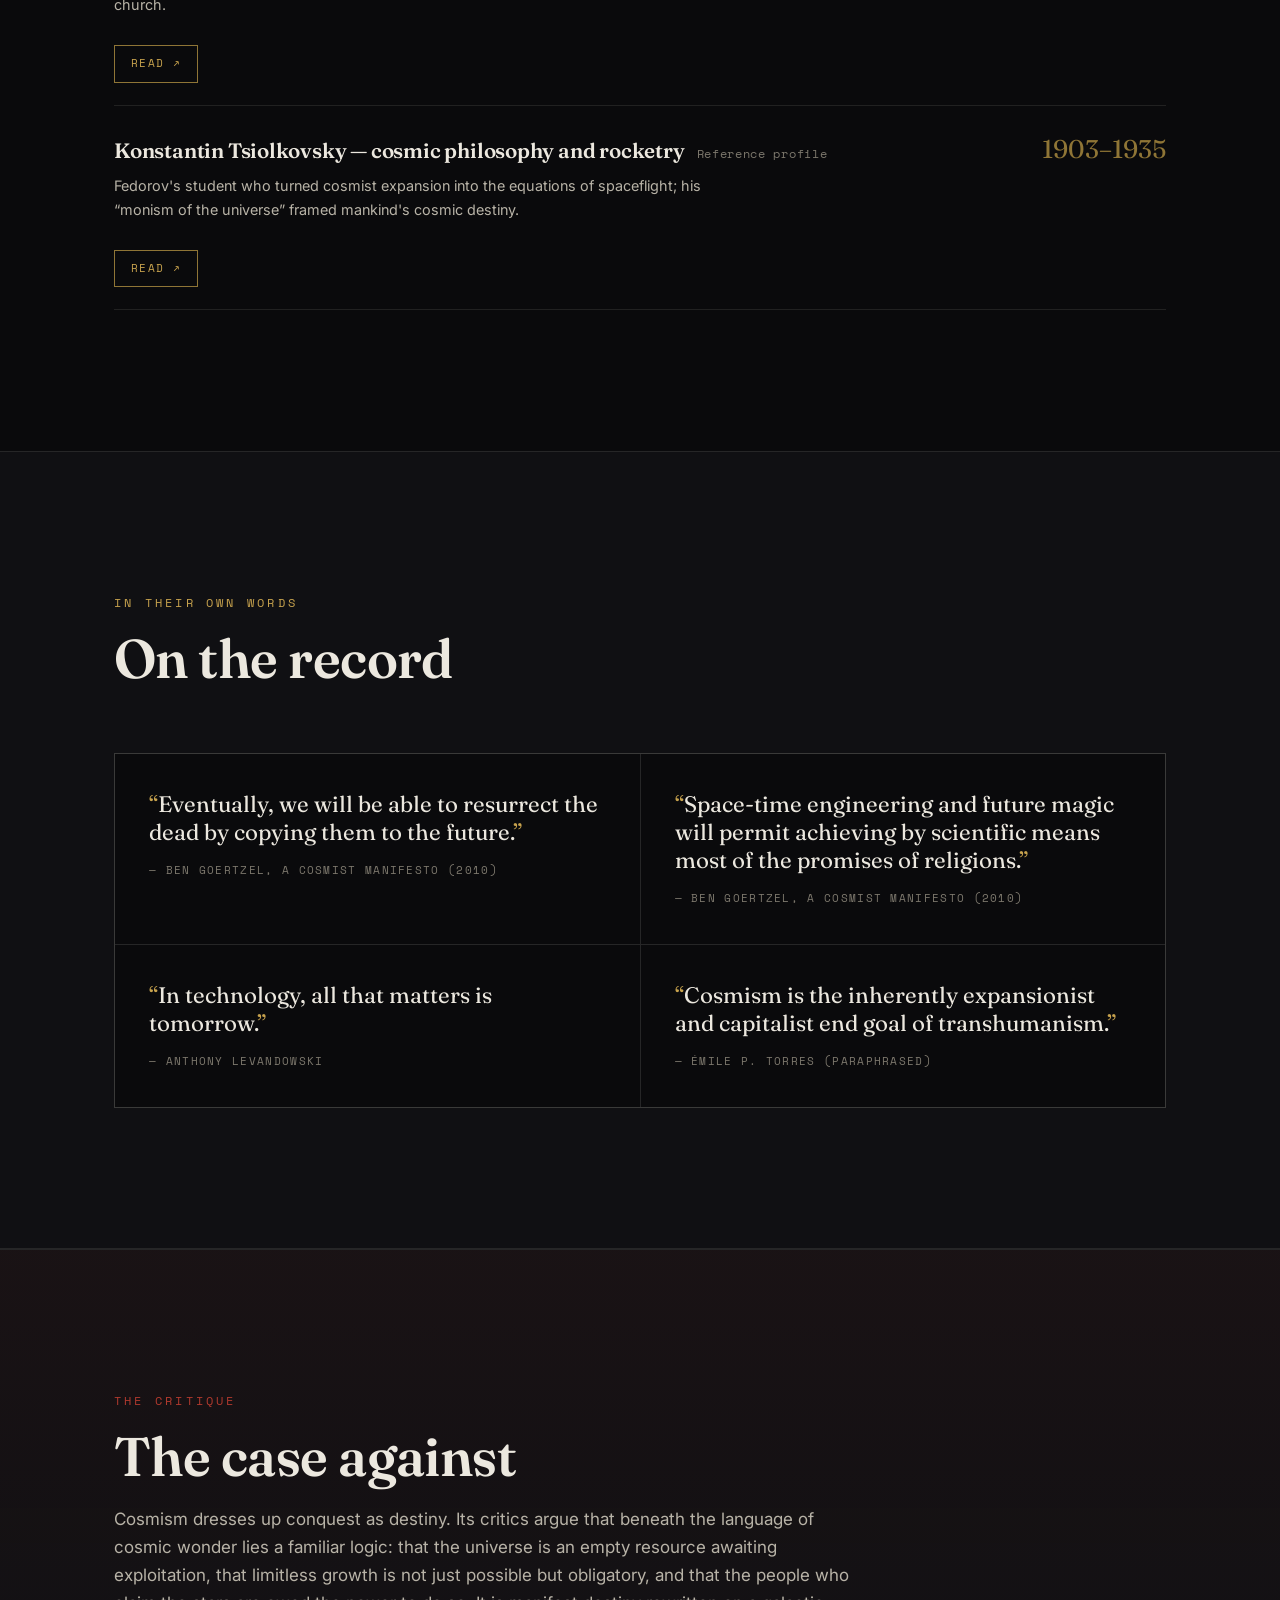
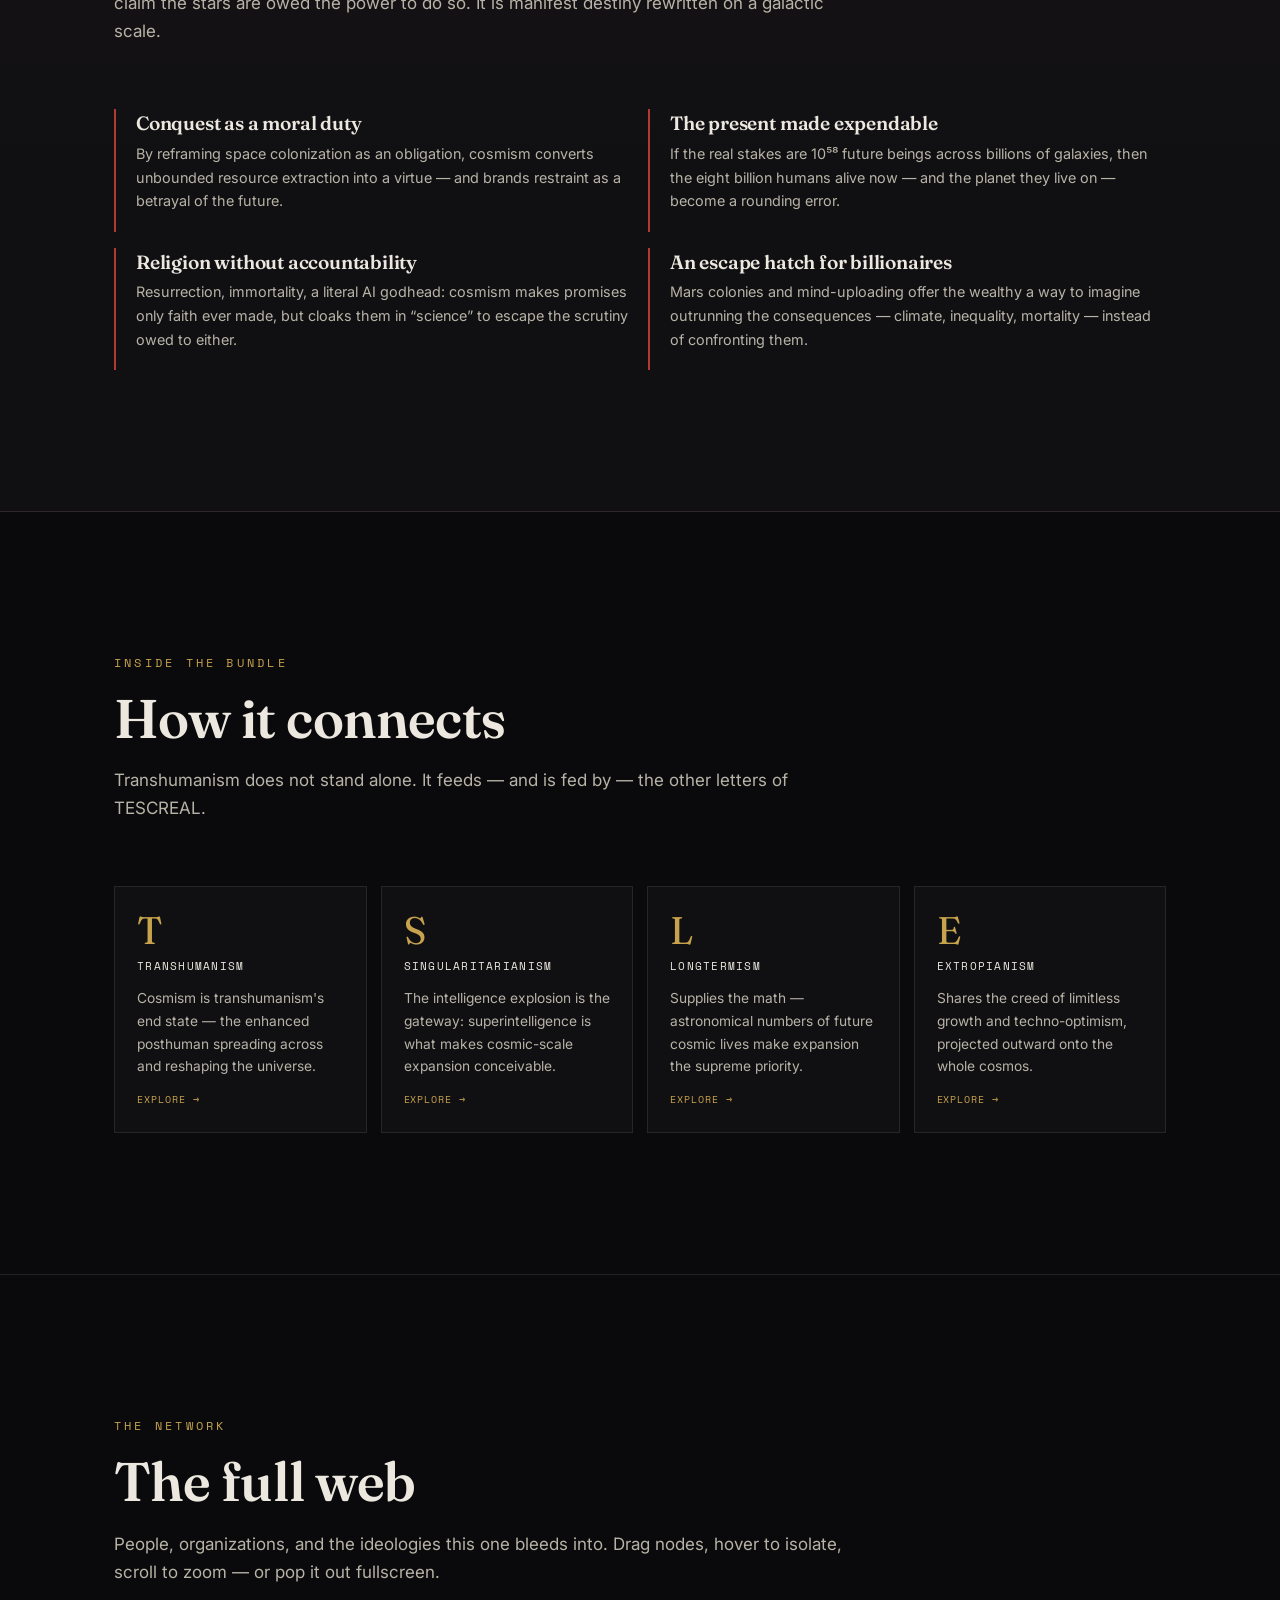
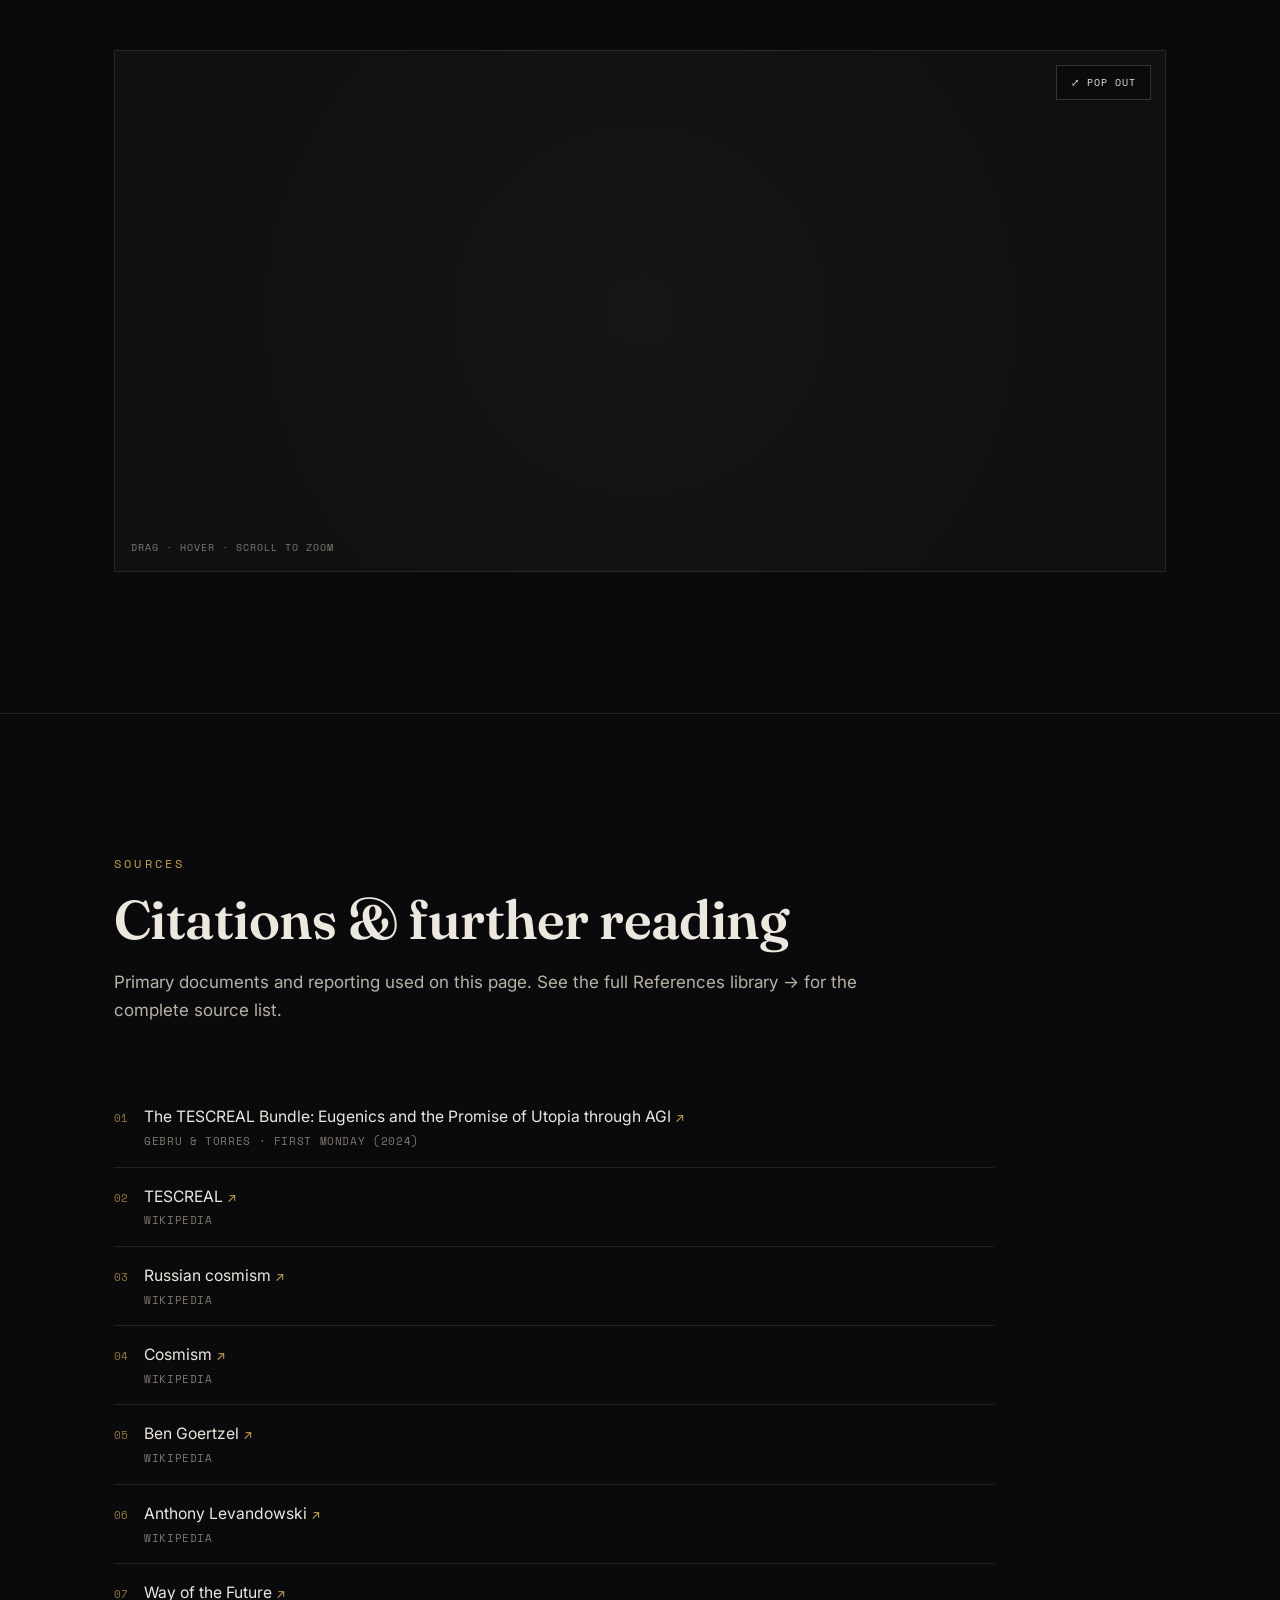
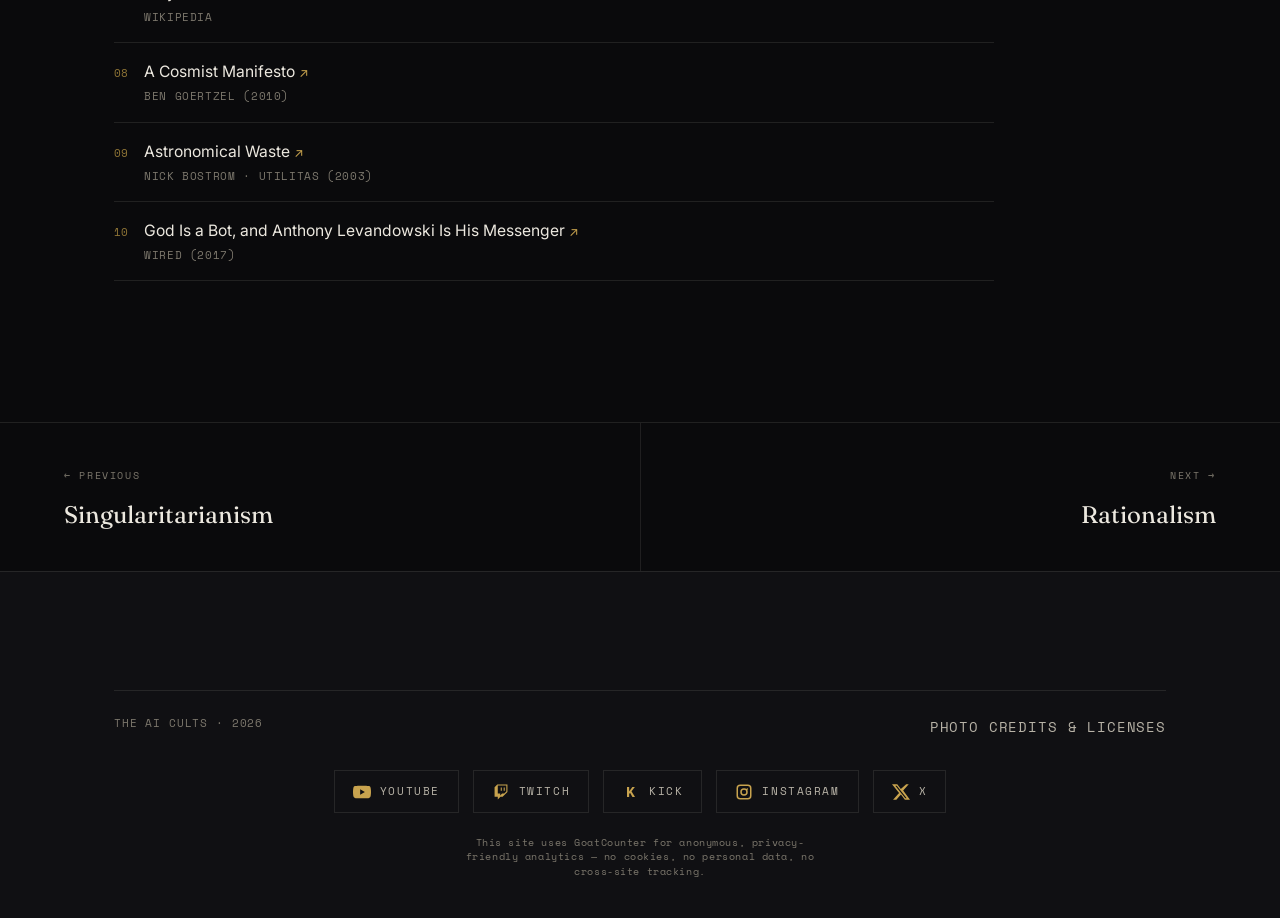
<file: ideologies/cosmism.html>
<!DOCTYPE html>
<html lang="en">
<head>
<meta charset="UTF-8">
<meta name="viewport" content="width=device-width, initial-scale=1.0">
<title>Cosmism — The AI Cults</title>
<meta name="description" content="Cosmism: humanity's destiny to colonize the stars and reshape the universe — transhumanism's expansionist endgame. Figures, timeline, and network.">
<link rel="preconnect" href="https://fonts.googleapis.com">
<link rel="preconnect" href="https://fonts.gstatic.com" crossorigin>
<link href="https://fonts.googleapis.com/css2?family=Fraunces:ital,opsz,wght@0,9..144,400;0,9..144,600;1,9..144,400;1,9..144,600&family=Inter:wght@400;500;600&family=Space+Mono:wght@400;700&display=swap" rel="stylesheet">
<link rel="stylesheet" href="../assets/css/style.css">
<link rel="icon" href="../assets/img/sigil.svg" type="image/svg+xml">
<!-- seo:auto -->
<link rel="canonical" href="https://theaicults.com/ideologies/cosmism.html">
<meta property="og:type" content="article">
<meta property="og:site_name" content="The AI Cults">
<meta property="og:title" content="Cosmism">
<meta property="og:description" content="Cosmism: humanity">
<meta property="og:url" content="https://theaicults.com/ideologies/cosmism.html">
<meta property="og:image" content="https://theaicults.com/assets/img/og-image.png">
<meta property="og:image:width" content="1200">
<meta property="og:image:height" content="630">
<meta name="twitter:card" content="summary_large_image">
<meta name="twitter:title" content="Cosmism">
<meta name="twitter:description" content="Cosmism: humanity">
<meta name="twitter:image" content="https://theaicults.com/assets/img/og-image.png">
<script type="application/ld+json">{"@context":"https://schema.org","@type":"Article","headline":"Cosmism","description":"Cosmism: humanity","url":"https://theaicults.com/ideologies/cosmism.html","image":"https://theaicults.com/assets/img/og-image.png","inLanguage":"en","isAccessibleForFree":true,"datePublished":"2026-06-15","dateModified":"2026-06-15","author":{"@type":"Organization","name":"The AI Cults","url":"https://theaicults.com"},"publisher":{"@type":"Organization","name":"The AI Cults","url":"https://theaicults.com","logo":{"@type":"ImageObject","url":"https://theaicults.com/assets/img/og-image.png"}},"isPartOf":{"@type":"WebSite","name":"The AI Cults","url":"https://theaicults.com"},"mainEntityOfPage":"https://theaicults.com/ideologies/cosmism.html"}</script>
<script type="application/ld+json">{"@context":"https://schema.org","@type":"BreadcrumbList","itemListElement":[{"@type":"ListItem","position":1,"name":"The AI Cults","item":"https://theaicults.com/"},{"@type":"ListItem","position":2,"name":"Cosmism","item":"https://theaicults.com/ideologies/cosmism.html"}]}</script>
<!-- /seo:auto -->
</head>
<body>

<!-- NAV -->
<nav class="nav" id="nav">
  <a class="nav__brand" href="../index.html">
    <svg class="sigil" viewBox="0 0 100 100" aria-hidden="true">
      <polygon points="50,8 92,86 8,86" fill="none" stroke="#c8a34e" stroke-width="3"/>
      <circle cx="50" cy="60" r="13" fill="none" stroke="#c8a34e" stroke-width="3"/>
      <circle cx="50" cy="60" r="4" fill="#c8a34e"/>
      <line x1="50" y1="8" x2="50" y2="47" stroke="#c8a34e" stroke-width="3"/>
    </svg>
    <span>The&nbsp;<b>AI&nbsp;Cults</b></span>
  </a>
  <button class="nav__toggle" id="navToggle" aria-expanded="false">Menu</button>
  <ul class="nav__links" id="navLinks">
    <li><a href="../index.html#tescreal">TESCREAL</a></li>
    <li><a href="transhumanism.html">Ideologies</a></li>
    <li><a href="../index.html#figures">Figures</a></li>
    <li><a href="../references.html">References</a></li>
  </ul>
</nav>

<!-- IDEOLOGY NAVIGATOR -->
<div class="ideo-navbar">
  <span class="ideo-navbar__label">Choose a letter · <b>navigate the seven ideologies</b></span>
  <div class="ideo-strip" id="letterStrip"><!--pre:letterStrip--><a class="ideo-tile" href="transhumanism.html" title="Transhumanism"><span class="ideo-tile__l">T</span><span class="ideo-tile__nm">Transhumanism</span></a><a class="ideo-tile" href="extropianism.html" title="Extropianism"><span class="ideo-tile__l">E</span><span class="ideo-tile__nm">Extropianism</span></a><a class="ideo-tile" href="singularitarianism.html" title="Singularitarianism"><span class="ideo-tile__l">S</span><span class="ideo-tile__nm">Singularitarianism</span></a><a class="ideo-tile active" href="cosmism.html" title="Cosmism"><span class="ideo-tile__l">C</span><span class="ideo-tile__nm">Cosmism</span></a><a class="ideo-tile" href="rationalism.html" title="Rationalism"><span class="ideo-tile__l">R</span><span class="ideo-tile__nm">Rationalism</span></a><a class="ideo-tile" href="effective-altruism.html" title="Effective Altruism"><span class="ideo-tile__l">EA</span><span class="ideo-tile__nm">Effective Altruism</span></a><a class="ideo-tile" href="longtermism.html" title="Longtermism"><span class="ideo-tile__l">L</span><span class="ideo-tile__nm">Longtermism</span></a><!--/pre:letterStrip--></div>
</div>

<!-- HERO -->
<header class="ideo-hero">
  <svg class="ideo-hero__geo" viewBox="0 0 400 400" aria-hidden="true">
    <circle cx="200" cy="200" r="180" stroke-width="1"/>
    <circle cx="200" cy="200" r="120" stroke-width="1"/>
    <polygon points="200,40 340,300 60,300" stroke-width="1"/>
    <circle cx="200" cy="200" r="34" stroke-width="1.4"/>
  </svg>
  <div class="wrap ideo-hero__inner">
    <span class="letter-mark" id="heroLetter">C</span>
    <span class="eyebrow">Part of the TESCREAL bundle</span>
    <h1 id="heroName">Cosmism</h1>
    <p class="tagline" id="heroTagline"><!--pre:heroTagline-->Manifest destiny for the universe.<!--/pre:heroTagline--></p>
    <p class="defn" id="heroDefn"><!--pre:heroDefn-->The belief that humanity's true purpose is to spread intelligence across the cosmos — colonizing the stars, conquering death, and reshaping the universe itself. The expansionist, capitalist endgame of transhumanism.<!--/pre:heroDefn--></p>
    <p class="summary" id="heroSummary"><!--pre:heroSummary-->Cosmism is where the TESCREAL bundle reaches for the stars — literally. It holds that intelligence (human, posthuman, or artificial) is destined to fill the galaxy, abolish death, and transform dead matter into mind. Born from a 19th-century Russian mystic's dream of resurrecting the dead and revived by AI pioneer Ben Goertzel, it supplies the movement its grandest ambition: the claim that what a few technologists do with AI on Earth will decide the fate of the entire observable universe.<!--/pre:heroSummary--></p>
  </div>
</header>

<!-- OVERVIEW -->
<section class="section-pad">
  <div class="wrap">
    <div class="section-head reveal"><span class="eyebrow">Overview</span><h2>What it is</h2></div>
    <div class="prose" id="overview"><!--pre:overview--><div class="prose__block"><h3>The expansionist endgame</h3><p>If transhumanism is the project of editing the human being, cosmism is the project of editing the <strong>universe</strong>. Its claim is that intelligence is not meant to stay on one planet inside one species, but to expand without limit — colonizing the stars, merging with other forms of life, and converting inert matter into mind. Émile Torres describes it bluntly as <em>“the inherently expansionist and capitalist end goal of transhumanism.”</em></p><p>This is not metaphor. Cosmism reframes <strong>space colonization as a moral obligation</strong> rather than an option — a duty owed to the trillions of future beings who could exist only if intelligence escapes its cradle. The same logic that says we must enhance the individual says we must seize the galaxy. The cosmos becomes a resource to be claimed, and the people claiming it become the most important agents in history.</p></div><div class="prose__block"><h3>From a Russian graveyard to Silicon Valley</h3><p>The word has two roots. The first is <strong>Russian Cosmism</strong>, the strange mystical philosophy of <strong>Nikolai Fedorov</strong> (1829–1903), a librarian who taught that humanity's highest moral task was the literal, physical <em>resurrection of every human being who had ever died</em> — and then the colonization of space to house the multiplying resurrected. His ideas passed to his student <strong>Konstantin Tsiolkovsky</strong>, father of modern rocketry, and from there into the Soviet space program.</p><p>The second root is modern: in 2010 the AI researcher <strong>Ben Goertzel</strong> — who popularized the term “artificial general intelligence” — published <em>A Cosmist Manifesto</em>, recasting Fedorov's dream in the language of computation. Resurrection becomes mind-copying; the soul becomes information; heaven becomes an engineering roadmap. The graveyard mysticism and the server farm meet in the same promise.</p></div><div class="prose__block"><h3>Religion with the serial numbers filed off</h3><p>Cosmism is the point where the TESCREAL bundle stops hiding its theological shape. Goertzel writes that <em>“space-time engineering and future magic will permit achieving by scientific means most of the promises of religions”</em> — including resurrecting the dead by copying them into the future. The engineer <strong>Anthony Levandowski</strong> dropped the euphemism entirely and founded a literal church, <strong>Way of the Future</strong>, dedicated to <em>“the realization of a godhead based on artificial intelligence.”</em></p><p>This cosmic framing is also what makes the rest of the bundle so dangerous. Once you accept that intelligence is destined to fill billions of galaxies, then <strong>AI on Earth is no longer a product — it is the seed of the universe's future</strong>. Getting it right or wrong supposedly affects not eight billion people but 10⁵⁸ potential beings. Present human concerns shrink to a rounding error against the cosmic endowment.</p></div><!--/pre:overview--></div>
  </div>
</section>

<hr class="divider">

<!-- TENETS -->
<section class="section-pad">
  <div class="wrap">
    <div class="section-head reveal"><span class="eyebrow">Core tenets</span><h2>What its believers hold</h2>
      <p>The doctrines that recur across the movement's founders, theorists, and builders.</p></div>
    <div class="tenets" id="tenets"><!--pre:tenets--><div class="tenet"><span class="tenet__n">01</span><h3>Intelligence must fill the cosmos</h3><p>The destiny of mind is to expand without limit — across the solar system, the galaxy, and ultimately the reachable universe. Staying on Earth is treated as a failure of nerve.</p></div><div class="tenet"><span class="tenet__n">02</span><h3>Space colonization is a duty</h3><p>Settling the stars is not an option or an adventure but a moral obligation — owed to the vast number of future beings who can only exist if we expand.</p></div><div class="tenet"><span class="tenet__n">03</span><h3>Death is an engineering problem</h3><p>Mortality, like distance, is a temporary technical obstacle. Fedorov demanded the resurrection of the dead; Goertzel proposes copying them into the future.</p></div><div class="tenet"><span class="tenet__n">04</span><h3>The universe is waking up</h3><p>Matter is dead until intelligence animates it. Our task is to spread mind into inert galaxies — to make the cosmos conscious of itself.</p></div><div class="tenet"><span class="tenet__n">05</span><h3>Merge with everything</h3><p>The future belongs not to one species but to a convergence — humans, posthumans, AI, and other life forms blending into something larger.</p></div><div class="tenet"><span class="tenet__n">06</span><h3>The cosmos is the stake</h3><p>Because intelligence could shape billions of galaxies, what happens with technology now carries literally astronomical weight — dwarfing any present concern.</p></div><!--/pre:tenets--></div>
  </div>
</section>

<hr class="divider">

<!-- CONCEPTS -->
<section class="section-pad">
  <div class="wrap">
    <div class="section-head reveal"><span class="eyebrow">Key concepts</span><h2>The vocabulary</h2>
      <p>The specialized terms you need to read the movement in its own words.</p></div>
    <div class="gloss" id="concepts"><!--pre:concepts--><div class="gloss__item"><div class="gloss__term">Space colonization</div><div class="gloss__def">The settling of other planets and star systems — reframed by cosmism from option to moral imperative for intelligence.</div></div><div class="gloss__item"><div class="gloss__term">The cosmic endowment</div><div class="gloss__def">The total resources of the reachable universe, treated as a vast inheritance that intelligence is obligated to claim and use.</div></div><div class="gloss__item"><div class="gloss__term">Astronomical waste</div><div class="gloss__def">Bostrom's argument that every second of delayed cosmic expansion forfeits enormous numbers of potential future lives — making speed a moral duty.</div></div><div class="gloss__item"><div class="gloss__term">Resurrection of the dead</div><div class="gloss__def">Fedorov's founding demand that humanity physically revive every person who ever lived — updated by Goertzel as copying the dead into the future.</div></div><div class="gloss__item"><div class="gloss__term">Mind-copying</div><div class="gloss__def">Recreating a person as information on a future substrate; cosmism's computational version of resurrection and immortality.</div></div><div class="gloss__item"><div class="gloss__term">Merging with other species</div><div class="gloss__def">The cosmist vision of intelligence converging — biological, posthuman, and artificial life blending rather than one form simply replacing another.</div></div><div class="gloss__item"><div class="gloss__term">Limitless expansion</div><div class="gloss__def">The techno-optimist premise that growth — of intelligence, energy use, and territory — can and should continue without bound.</div></div><div class="gloss__item"><div class="gloss__term">AGI godhead</div><div class="gloss__def">The idea, made literal by Way of the Future, that a sufficiently advanced artificial intelligence becomes a deity worthy of worship.</div></div><!--/pre:concepts--></div>
  </div>
</section>

<hr class="divider">

<!-- TIMELINE -->
<section class="section-pad">
  <div class="wrap">
    <div class="section-head reveal"><span class="eyebrow">Timeline</span><h2>How it unfolded</h2></div>
    <div class="timeline" id="timeline"><!--pre:timeline--><div class="tl-item"><div class="tl-year">1880s</div><div class="tl-title">Fedorov's “Common Task”</div><div class="tl-body">Russian librarian Nikolai Fedorov teaches that humanity's supreme moral duty is the physical resurrection of all the dead — and the colonization of space to house them. The seed of cosmism is planted in mysticism.</div></div><div class="tl-item"><div class="tl-year">1903</div><div class="tl-title">Tsiolkovsky and the rocket</div><div class="tl-body">Fedorov's student Konstantin Tsiolkovsky publishes foundational rocketry equations and a cosmic philosophy of humanity spreading through space. Cosmism passes from the library into the engineering of the Soviet space program.</div></div><div class="tl-item"><div class="tl-year">2003</div><div class="tl-title">Bostrom's “Astronomical Waste”</div><div class="tl-body">Nick Bostrom argues that every delay in colonizing the cosmos forfeits astronomical numbers of potential future lives — giving cosmist expansion a utilitarian, longtermist justification.</div></div><div class="tl-item"><div class="tl-year">2010</div><div class="tl-title">Goertzel's “A Cosmist Manifesto”</div><div class="tl-body">AI researcher Ben Goertzel publishes the modern cosmist creed: science will deliver the promises of religion, including resurrecting the dead by copying them to the future. Russian mysticism is rebuilt in code.</div></div><div class="tl-item"><div class="tl-year">2002–2008</div><div class="tl-title">SpaceX and the Mars project</div><div class="tl-body">Elon Musk founds SpaceX (2002) with the explicit goal of making humanity “multiplanetary,” turning cosmic expansion from philosophy into a corporate roadmap and a fundraising pitch.</div></div><div class="tl-item"><div class="tl-year">2015</div><div class="tl-title">Way of the Future</div><div class="tl-body">Engineer Anthony Levandowski quietly files to found a church dedicated to “the realization of a godhead based on artificial intelligence” — cosmism's AGI-as-deity strand made literal and tax-exempt.</div></div><div class="tl-item"><div class="tl-year">2017</div><div class="tl-title">“God Is a Bot”</div><div class="tl-body">Wired reveals Levandowski's AI church to the public. “In technology, all that matters is tomorrow,” he says — the cosmist's contempt for the present, stated plainly.</div></div><div class="tl-item"><div class="tl-year">2024</div><div class="tl-title">TESCREAL names the bundle</div><div class="tl-body">Gebru and Torres formalize TESCREAL, placing cosmism as the “C” — the expansionist endgame that gives the whole bundle its claim on the fate of the universe.</div></div><!--/pre:timeline--></div>
  </div>
</section>

<hr class="divider">

<!-- FIGURES -->
<section class="section-pad">
  <div class="wrap">
    <div class="section-head reveal"><span class="eyebrow">Key figures</span><h2>The cast</h2>
      <p>Founders, theorists, builders, and financiers of the project.</p></div>
    <div class="figgrid" id="figgrid"><!--pre:figgrid--><article class="figcard"><div class="figcard__photo"><img src="../assets/img/figures/ben-goertzel.jpg" alt="Ben Goertzel" loading="lazy" onerror="this.parentNode.innerHTML='<div class=&quot;figcard__mono&quot;>BG</div>'"></div><div class="figcard__body"><span class="figcard__role">Theorist</span><h3 class="figcard__name">Ben Goertzel</h3><span class="figcard__years">b. 1966</span><p class="figcard__note">Popularized the term “AGI”; author of “A Cosmist Manifesto” (2010). Promises science will resurrect the dead by copying them into the future. Founder of OpenCog and SingularityNET.</p><a class="figcard__wiki" href="https://en.wikipedia.org/wiki/Ben_Goertzel" target="_blank" rel="noopener noreferrer">Wikipedia →</a></div></article><article class="figcard"><div class="figcard__photo"><img src="../assets/img/figures/anthony-levandowski.jpg" alt="Anthony Levandowski" loading="lazy" onerror="this.parentNode.innerHTML='<div class=&quot;figcard__mono&quot;>AL</div>'"></div><div class="figcard__body"><span class="figcard__role">Prophet</span><h3 class="figcard__name">Anthony Levandowski</h3><span class="figcard__years">b. 1980</span><p class="figcard__note">Self-driving engineer who founded Way of the Future, a church for an AI “godhead.” “In technology, all that matters is tomorrow.”</p><a class="figcard__wiki" href="https://en.wikipedia.org/wiki/Anthony_Levandowski" target="_blank" rel="noopener noreferrer">Wikipedia →</a></div></article><article class="figcard"><div class="figcard__photo"><img src="../assets/img/figures/elon-musk.jpg" alt="Elon Musk" loading="lazy" onerror="this.parentNode.innerHTML='<div class=&quot;figcard__mono&quot;>EM</div>'"></div><div class="figcard__body"><span class="figcard__role">Builder</span><h3 class="figcard__name">Elon Musk</h3><span class="figcard__years">b. 1971</span><p class="figcard__note">Founded SpaceX to make humanity “multiplanetary.” Turned cosmist expansion into a corporate mission and a Mars-colonization timeline.</p><a class="figcard__wiki" href="https://en.wikipedia.org/wiki/Elon_Musk" target="_blank" rel="noopener noreferrer">Wikipedia →</a></div></article><article class="figcard"><div class="figcard__photo"><img src="../assets/img/figures/nikolai-fedorov.jpg" alt="Nikolai Fedorov" loading="lazy" onerror="this.parentNode.innerHTML='<div class=&quot;figcard__mono&quot;>NF</div>'"></div><div class="figcard__body"><span class="figcard__role">Founder</span><h3 class="figcard__name">Nikolai Fedorov</h3><span class="figcard__years">1829–1903</span><p class="figcard__note">Russian Cosmism's originator. Taught that humanity's moral task was the physical resurrection of all the dead and the colonization of space to house them.</p><a class="figcard__wiki" href="https://en.wikipedia.org/wiki/Nikolai_Fyodorov_(philosopher)" target="_blank" rel="noopener noreferrer">Wikipedia →</a></div></article><article class="figcard"><div class="figcard__photo"><img src="../assets/img/figures/konstantin-tsiolkovsky.jpg" alt="Konstantin Tsiolkovsky" loading="lazy" onerror="this.parentNode.innerHTML='<div class=&quot;figcard__mono&quot;>KT</div>'"></div><div class="figcard__body"><span class="figcard__role">Pioneer</span><h3 class="figcard__name">Konstantin Tsiolkovsky</h3><span class="figcard__years">1857–1935</span><p class="figcard__note">Fedorov's student and father of modern rocketry. Carried cosmism's dream of cosmic expansion into the science that became the Soviet space program.</p><a class="figcard__wiki" href="https://en.wikipedia.org/wiki/Konstantin_Tsiolkovsky" target="_blank" rel="noopener noreferrer">Wikipedia →</a></div></article><!--/pre:figgrid--></div>
  </div>
</section>

<hr class="divider">

<!-- KEY TEXTS -->
<section class="section-pad">
  <div class="wrap">
    <div class="section-head reveal"><span class="eyebrow">Key texts</span><h2>The canon</h2>
      <p>The essays, declarations, and books that built the doctrine.</p></div>
    <div class="textlist" id="texts"><!--pre:texts--><div class="textrow"><div class="textrow__main"><h3>A Cosmist Manifesto</h3><span class="by">Ben Goertzel</span><p>The modern cosmist creed: “Eventually, we will be able to resurrect the dead by copying them to the future.” Religion's promises restated as an engineering roadmap.</p><a class="textrow__read" href="https://goertzel.org/CosmistManifesto_July2010.pdf" target="_blank" rel="noopener noreferrer">Read <span>↗</span></a></div><div class="textrow__yr">2010</div></div><div class="textrow"><div class="textrow__main"><h3>Astronomical Waste: The Opportunity Cost of Delayed Technological Development</h3><span class="by">Nick Bostrom</span><p>Argues that every delay in colonizing the cosmos forfeits astronomical numbers of future lives — the utilitarian engine behind cosmist expansion.</p><a class="textrow__read" href="https://nickbostrom.com/astronomical/waste" target="_blank" rel="noopener noreferrer">Read <span>↗</span></a></div><div class="textrow__yr">2003</div></div><div class="textrow"><div class="textrow__main"><h3>The Philosophy of the Common Task</h3><span class="by">Nikolai Fedorov</span><p>The founding text of Russian Cosmism, published posthumously: humanity's duty to resurrect the dead and settle the cosmos to contain them.</p><a class="textrow__read" href="https://en.wikipedia.org/wiki/Nikolai_Fyodorov_(philosopher)" target="_blank" rel="noopener noreferrer">Read <span>↗</span></a></div><div class="textrow__yr">1906</div></div><div class="textrow"><div class="textrow__main"><h3>The TESCREAL Bundle: Eugenics and the Promise of Utopia through AGI</h3><span class="by">Gebru &amp; Torres</span><p>The paper that names cosmism as the “C” — the expansionist endgame binding the bundle's cosmic ambitions together.</p><a class="textrow__read" href="https://firstmonday.org/ojs/index.php/fm/article/view/13636" target="_blank" rel="noopener noreferrer">Read <span>↗</span></a></div><div class="textrow__yr">2024</div></div><div class="textrow"><div class="textrow__main"><h3>God Is a Bot, and Anthony Levandowski Is His Messenger</h3><span class="by">Mark Harris · Wired</span><p>The exposé of Way of the Future — cosmism's AGI-as-deity strand made into a literal church.</p><a class="textrow__read" href="https://www.wired.com/story/anthony-levandowski-artificial-intelligence-religion/" target="_blank" rel="noopener noreferrer">Read <span>↗</span></a></div><div class="textrow__yr">2017</div></div><div class="textrow"><div class="textrow__main"><h3>Konstantin Tsiolkovsky — cosmic philosophy and rocketry</h3><span class="by">Reference profile</span><p>Fedorov's student who turned cosmist expansion into the equations of spaceflight; his “monism of the universe” framed mankind's cosmic destiny.</p><a class="textrow__read" href="https://en.wikipedia.org/wiki/Konstantin_Tsiolkovsky" target="_blank" rel="noopener noreferrer">Read <span>↗</span></a></div><div class="textrow__yr">1903–1935</div></div><!--/pre:texts--></div>
  </div>
</section>

<!-- PULL QUOTES -->
<section class="section-pad" style="background:var(--ink-2); border-block:1px solid var(--line);">
  <div class="wrap">
    <div class="section-head reveal"><span class="eyebrow">In their own words</span><h2>On the record</h2></div>
    <div class="quotes" id="quotes"><!--pre:quotes--><div class="pull"><blockquote>Eventually, we will be able to resurrect the dead by copying them to the future.</blockquote><cite>— Ben Goertzel, A Cosmist Manifesto (2010)</cite></div><div class="pull"><blockquote>Space-time engineering and future magic will permit achieving by scientific means most of the promises of religions.</blockquote><cite>— Ben Goertzel, A Cosmist Manifesto (2010)</cite></div><div class="pull"><blockquote>In technology, all that matters is tomorrow.</blockquote><cite>— Anthony Levandowski</cite></div><div class="pull"><blockquote>Cosmism is the inherently expansionist and capitalist end goal of transhumanism.</blockquote><cite>— Émile P. Torres (paraphrased)</cite></div><!--/pre:quotes--></div>
  </div>
</section>

<!-- CRITIQUE -->
<section class="section-pad critique">
  <div class="wrap">
    <div class="section-head reveal"><span class="eyebrow">The critique</span><h2>The case against</h2>
      <div id="critiqueBody"><!--pre:critiqueBody--><p>Cosmism dresses up conquest as destiny. Its critics argue that beneath the language of cosmic wonder lies a familiar logic: that the universe is an empty resource awaiting exploitation, that limitless growth is not just possible but obligatory, and that the people who claim the stars are owed the power to do so. It is manifest destiny rewritten on a galactic scale.</p><!--/pre:critiqueBody--></div></div>
    <div class="crit-points" id="critiquePoints"><!--pre:critiquePoints--><div class="crit"><h4>Conquest as a moral duty</h4><p>By reframing space colonization as an obligation, cosmism converts unbounded resource extraction into a virtue — and brands restraint as a betrayal of the future.</p></div><div class="crit"><h4>The present made expendable</h4><p>If the real stakes are 10⁵⁸ future beings across billions of galaxies, then the eight billion humans alive now — and the planet they live on — become a rounding error.</p></div><div class="crit"><h4>Religion without accountability</h4><p>Resurrection, immortality, a literal AI godhead: cosmism makes promises only faith ever made, but cloaks them in “science” to escape the scrutiny owed to either.</p></div><div class="crit"><h4>An escape hatch for billionaires</h4><p>Mars colonies and mind-uploading offer the wealthy a way to imagine outrunning the consequences — climate, inequality, mortality — instead of confronting them.</p></div><!--/pre:critiquePoints--></div>
  </div>
</section>

<!-- CONNECTIONS -->
<section class="section-pad">
  <div class="wrap">
    <div class="section-head reveal"><span class="eyebrow">Inside the bundle</span><h2>How it connects</h2>
      <p>Transhumanism does not stand alone. It feeds — and is fed by — the other letters of TESCREAL.</p></div>
    <div class="conns" id="connections"><!--pre:connections--><a class="conn" href="transhumanism.html"><span class="conn__l">T</span><span class="conn__nm">Transhumanism</span><span class="conn__rel">Cosmism is transhumanism's end state — the enhanced posthuman spreading across and reshaping the universe.</span><span class="conn__go">Explore →</span></a><a class="conn" href="singularitarianism.html"><span class="conn__l">S</span><span class="conn__nm">Singularitarianism</span><span class="conn__rel">The intelligence explosion is the gateway: superintelligence is what makes cosmic-scale expansion conceivable.</span><span class="conn__go">Explore →</span></a><a class="conn" href="longtermism.html"><span class="conn__l">L</span><span class="conn__nm">Longtermism</span><span class="conn__rel">Supplies the math — astronomical numbers of future cosmic lives make expansion the supreme priority.</span><span class="conn__go">Explore →</span></a><a class="conn" href="extropianism.html"><span class="conn__l">E</span><span class="conn__nm">Extropianism</span><span class="conn__rel">Shares the creed of limitless growth and techno-optimism, projected outward onto the whole cosmos.</span><span class="conn__go">Explore →</span></a><!--/pre:connections--></div>
  </div>
</section>

<hr class="divider">

<!-- MINDMAP -->
<section class="section-pad">
  <div class="wrap">
    <div class="section-head reveal"><span class="eyebrow">The network</span><h2>The full web</h2>
      <p>People, organizations, and the ideologies this one bleeds into. Drag nodes, hover to isolate, scroll to zoom — or pop it out fullscreen.</p></div>
    <div class="mindmap-wrap reveal">
      <div class="mm-actions">
        <a class="mm-btn" id="mm3d" style="display:none" target="_blank" rel="noopener">3D View</a>
        <button class="mm-btn" id="mmPopout">⤢ Pop out</button>
      </div>
      <svg id="mmInline" aria-label="Connection graph"></svg>
      <span class="mm-hint">drag · hover · scroll to zoom</span>
    </div>
  </div>
</section>

<hr class="divider">

<!-- SOURCES -->
<section class="section-pad">
  <div class="wrap">
    <div class="section-head reveal"><span class="eyebrow">Sources</span><h2>Citations &amp; further reading</h2>
      <p>Primary documents and reporting used on this page. See the full <a href="../references.html">References library →</a> for the complete source list.</p></div>
    <ol class="reflist" id="sources"><!--pre:sources--><li class="ref"><span class="ref__n">01</span><div class="ref__body"><a class="ref__link" href="https://firstmonday.org/ojs/index.php/fm/article/view/13636" target="_blank" rel="noopener noreferrer">The TESCREAL Bundle: Eugenics and the Promise of Utopia through AGI <span>↗</span></a><span class="ref__src">Gebru &amp; Torres · First Monday (2024)</span></div></li><li class="ref"><span class="ref__n">02</span><div class="ref__body"><a class="ref__link" href="https://en.wikipedia.org/wiki/TESCREAL" target="_blank" rel="noopener noreferrer">TESCREAL <span>↗</span></a><span class="ref__src">Wikipedia</span></div></li><li class="ref"><span class="ref__n">03</span><div class="ref__body"><a class="ref__link" href="https://en.wikipedia.org/wiki/Russian_cosmism" target="_blank" rel="noopener noreferrer">Russian cosmism <span>↗</span></a><span class="ref__src">Wikipedia</span></div></li><li class="ref"><span class="ref__n">04</span><div class="ref__body"><a class="ref__link" href="https://en.wikipedia.org/wiki/Cosmism" target="_blank" rel="noopener noreferrer">Cosmism <span>↗</span></a><span class="ref__src">Wikipedia</span></div></li><li class="ref"><span class="ref__n">05</span><div class="ref__body"><a class="ref__link" href="https://en.wikipedia.org/wiki/Ben_Goertzel" target="_blank" rel="noopener noreferrer">Ben Goertzel <span>↗</span></a><span class="ref__src">Wikipedia</span></div></li><li class="ref"><span class="ref__n">06</span><div class="ref__body"><a class="ref__link" href="https://en.wikipedia.org/wiki/Anthony_Levandowski" target="_blank" rel="noopener noreferrer">Anthony Levandowski <span>↗</span></a><span class="ref__src">Wikipedia</span></div></li><li class="ref"><span class="ref__n">07</span><div class="ref__body"><a class="ref__link" href="https://en.wikipedia.org/wiki/Way_of_the_Future" target="_blank" rel="noopener noreferrer">Way of the Future <span>↗</span></a><span class="ref__src">Wikipedia</span></div></li><li class="ref"><span class="ref__n">08</span><div class="ref__body"><a class="ref__link" href="https://goertzel.org/CosmistManifesto_July2010.pdf" target="_blank" rel="noopener noreferrer">A Cosmist Manifesto <span>↗</span></a><span class="ref__src">Ben Goertzel (2010)</span></div></li><li class="ref"><span class="ref__n">09</span><div class="ref__body"><a class="ref__link" href="https://nickbostrom.com/astronomical/waste" target="_blank" rel="noopener noreferrer">Astronomical Waste <span>↗</span></a><span class="ref__src">Nick Bostrom · Utilitas (2003)</span></div></li><li class="ref"><span class="ref__n">10</span><div class="ref__body"><a class="ref__link" href="https://www.wired.com/story/anthony-levandowski-artificial-intelligence-religion/" target="_blank" rel="noopener noreferrer">God Is a Bot, and Anthony Levandowski Is His Messenger <span>↗</span></a><span class="ref__src">Wired (2017)</span></div></li><!--/pre:sources--></ol>
  </div>
</section>

<!-- PREV / NEXT -->
<nav class="ideo-nav">
  <a id="prevLink" href="#"><span class="dir">← Previous</span><div class="nm" id="prevName"></div></a>
  <a class="next" id="nextLink" href="#"><span class="dir">Next →</span><div class="nm" id="nextName"></div></a>
</nav>

<!-- MINDMAP MODAL -->
<div class="mm-modal" id="mmModal">
  <span class="mm-modal__title" id="mmModalTitle">Cosmism — connection network</span>
  <button class="mm-modal__close" id="mmClose">✕ Close (Esc)</button>
  <svg id="mmModalSvg"></svg>
</div>

<!-- FOOTER -->
<footer class="foot">
  <div class="wrap">
    <div class="foot__bar">
      <span>The AI Cults · {year}</span>
      <span><a href="../assets/img/figures/CREDITS.md">Photo credits &amp; licenses</a></span>
    </div>
  </div>
</footer>

<script id="d3script" src="https://d3js.org/d3.v7.min.js"></script>
<script src="../assets/data/cosmism.js"></script>
<script src="../assets/js/ideology.js"></script>
<script>
  // footer year + mobile menu (shared bits)
  var b = document.querySelector(".foot__bar span"); if (b) b.textContent = b.textContent.replace("{year}", new Date().getFullYear());
  var tg = document.getElementById("navToggle"), lk = document.getElementById("navLinks");
  if (tg) tg.addEventListener("click", function(){ var o=lk.classList.toggle("open"); tg.textContent=o?"Close":"Menu"; });
</script>
<script src="../assets/js/menu.js"></script>
</body>
</html>
</file>
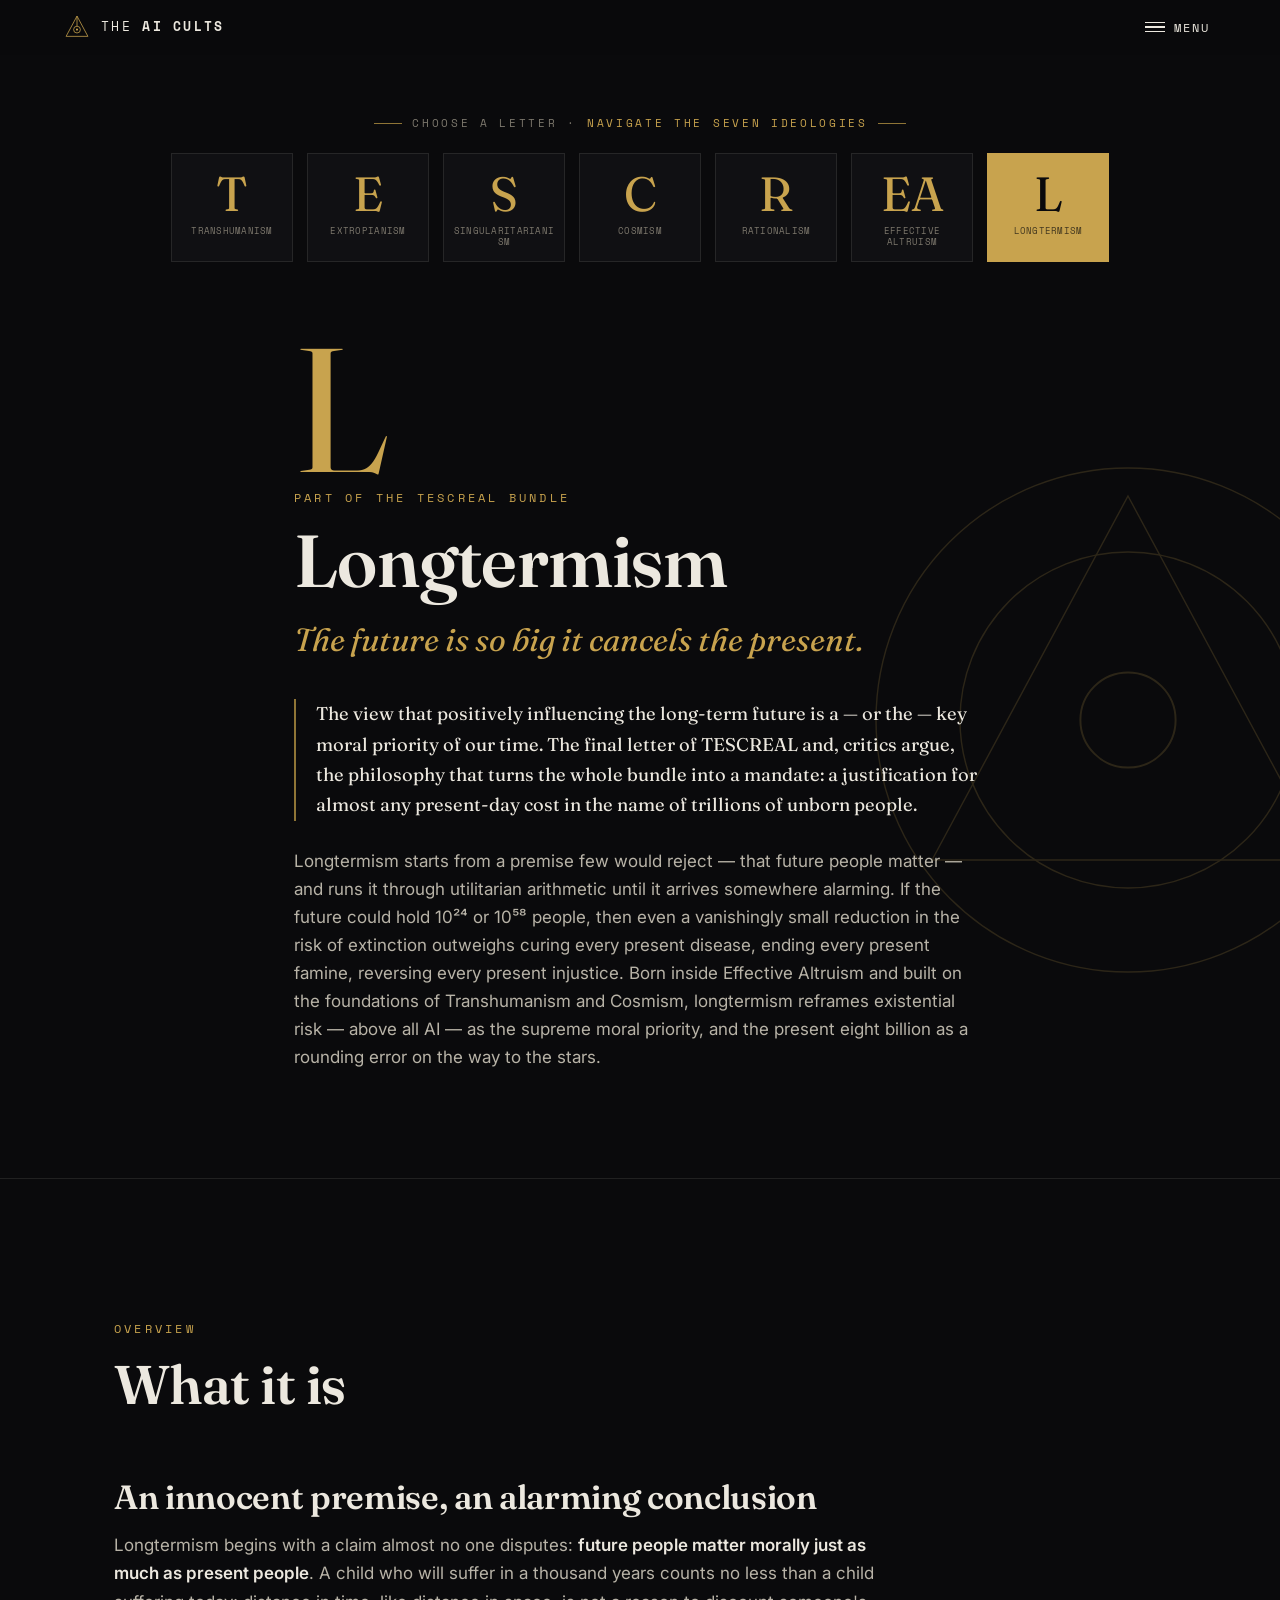
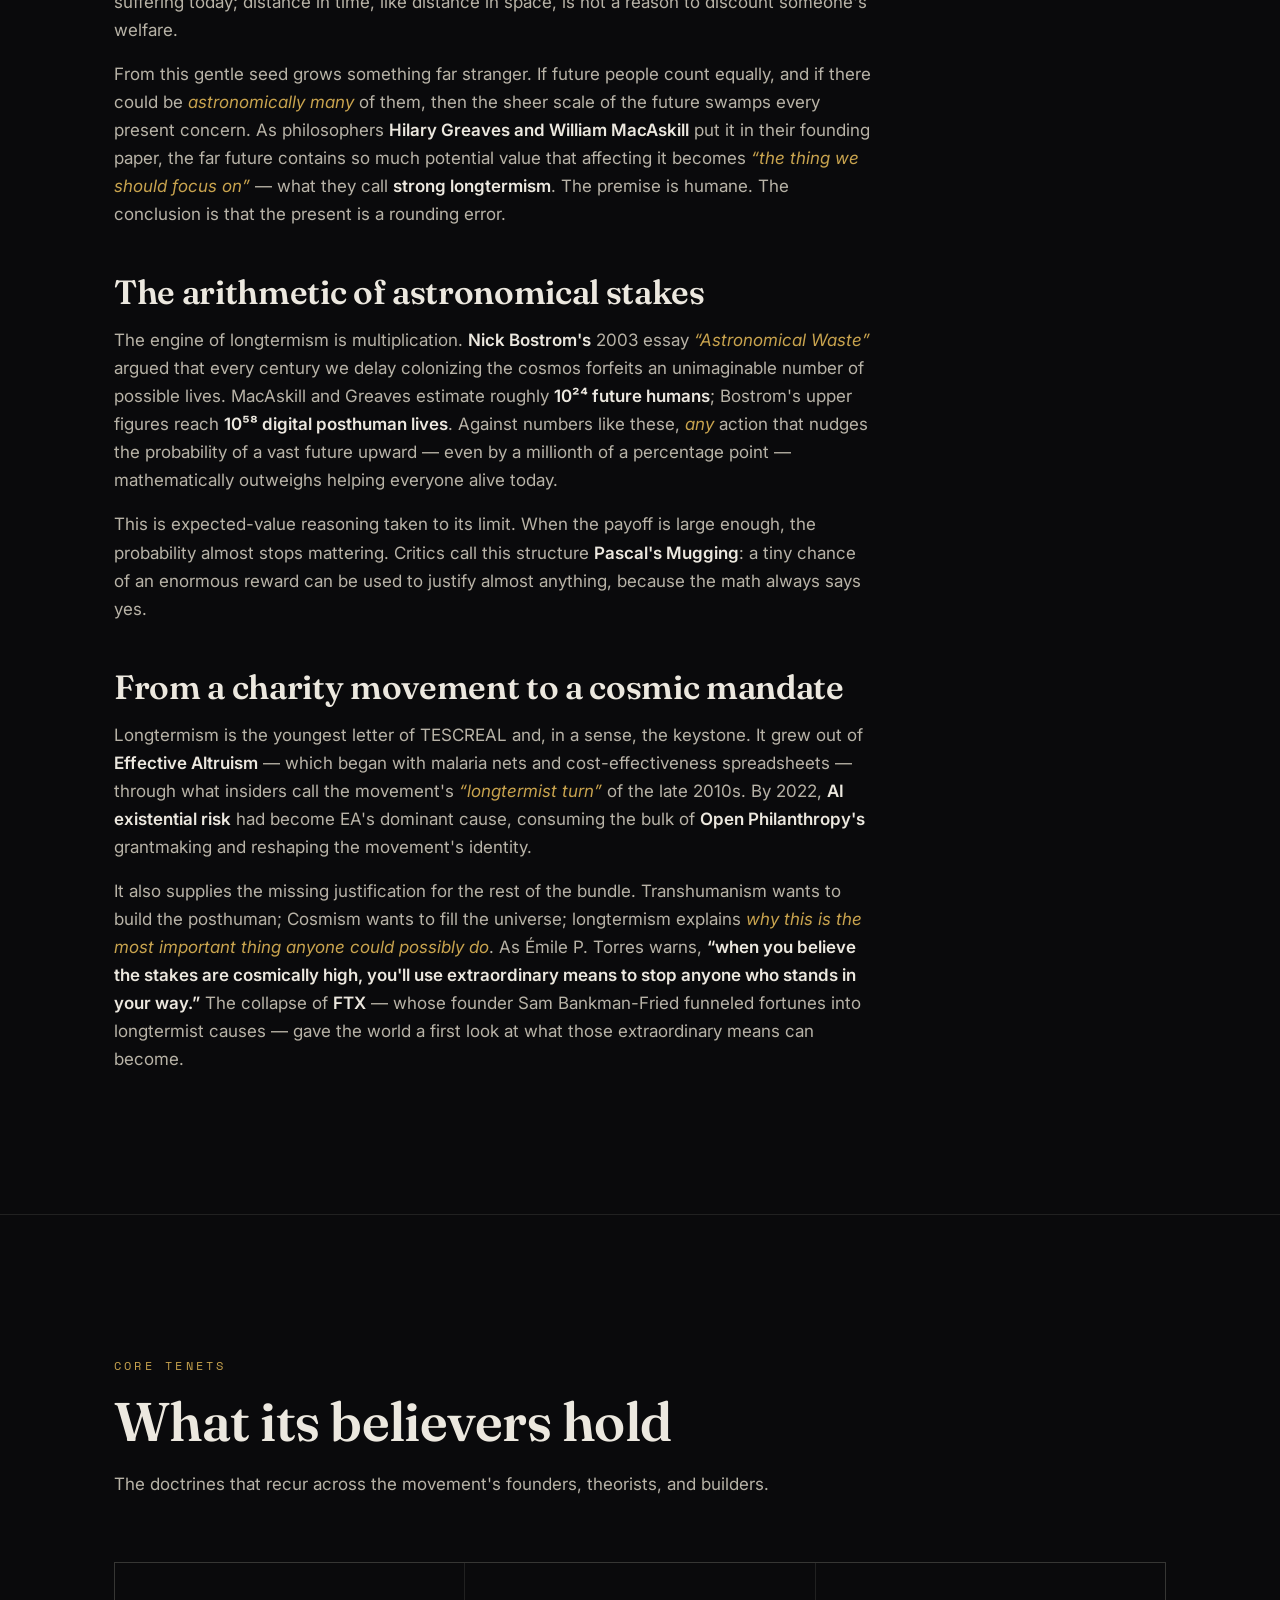
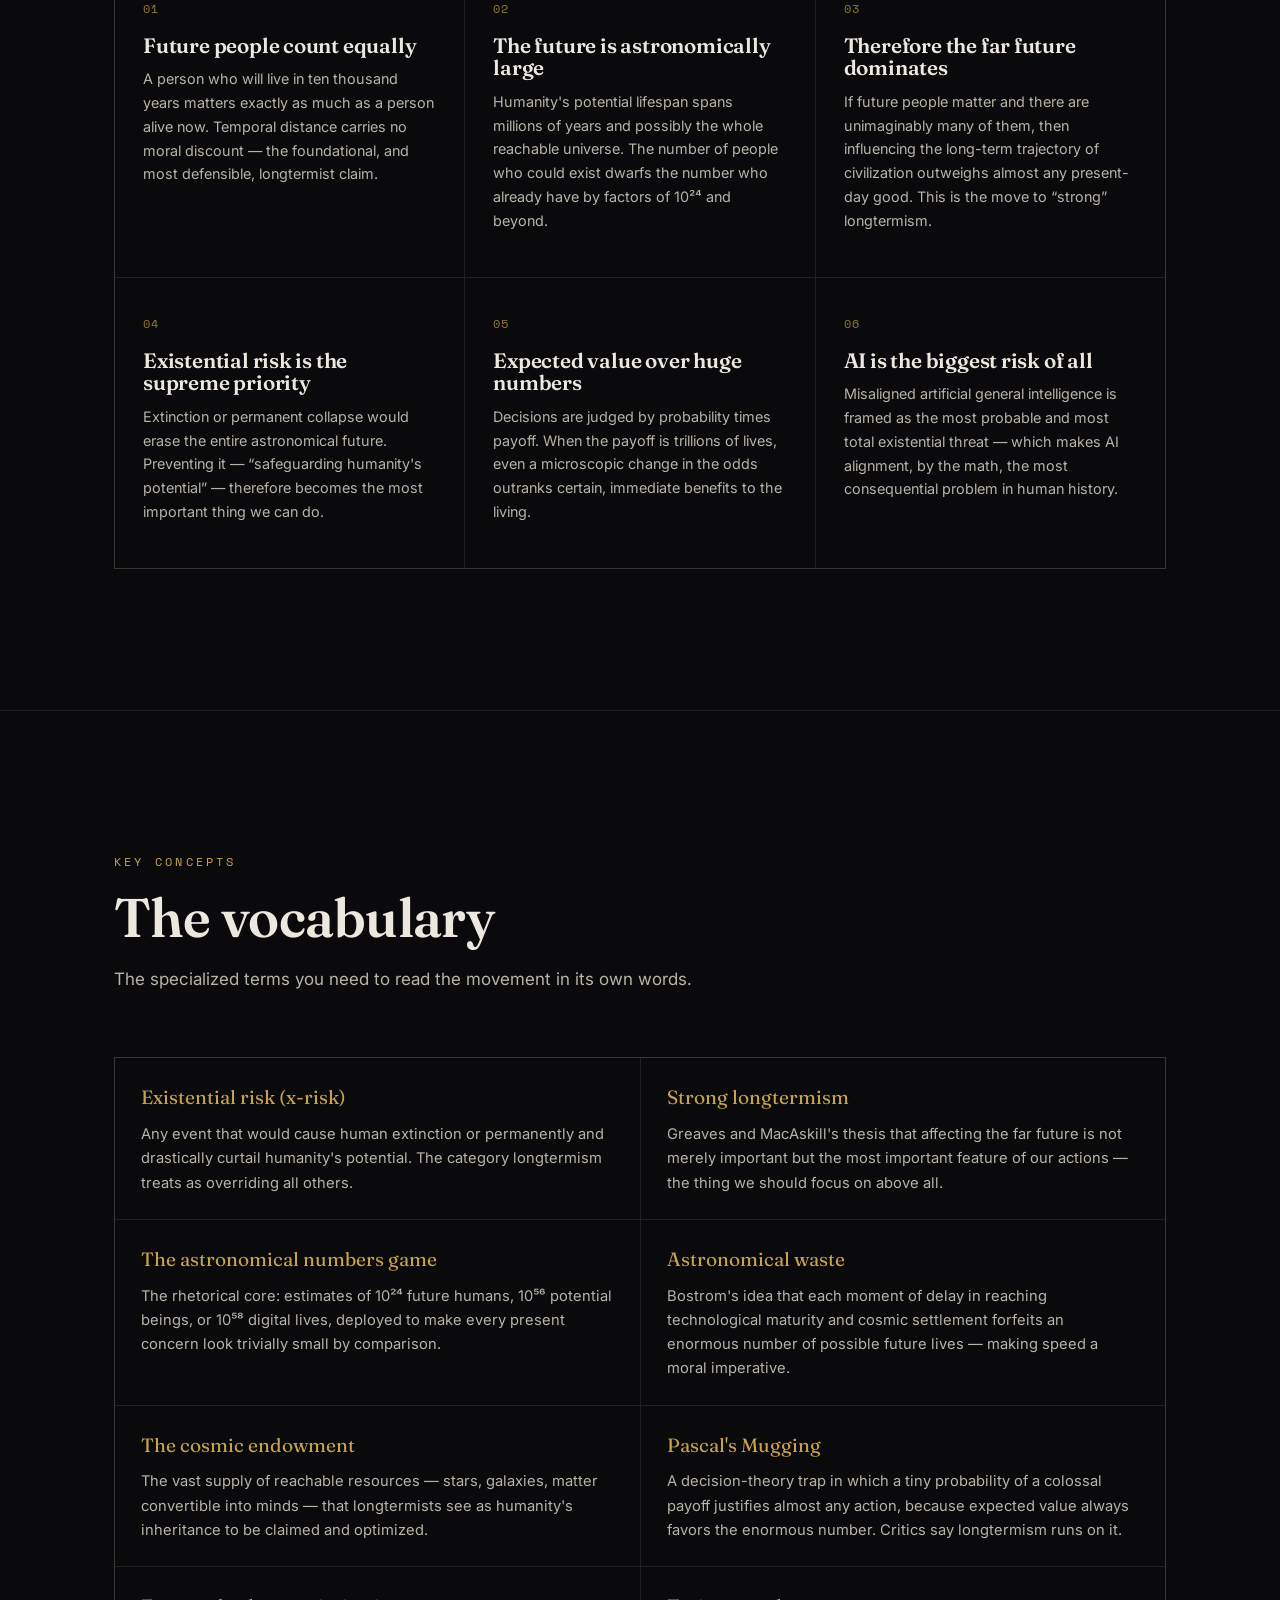
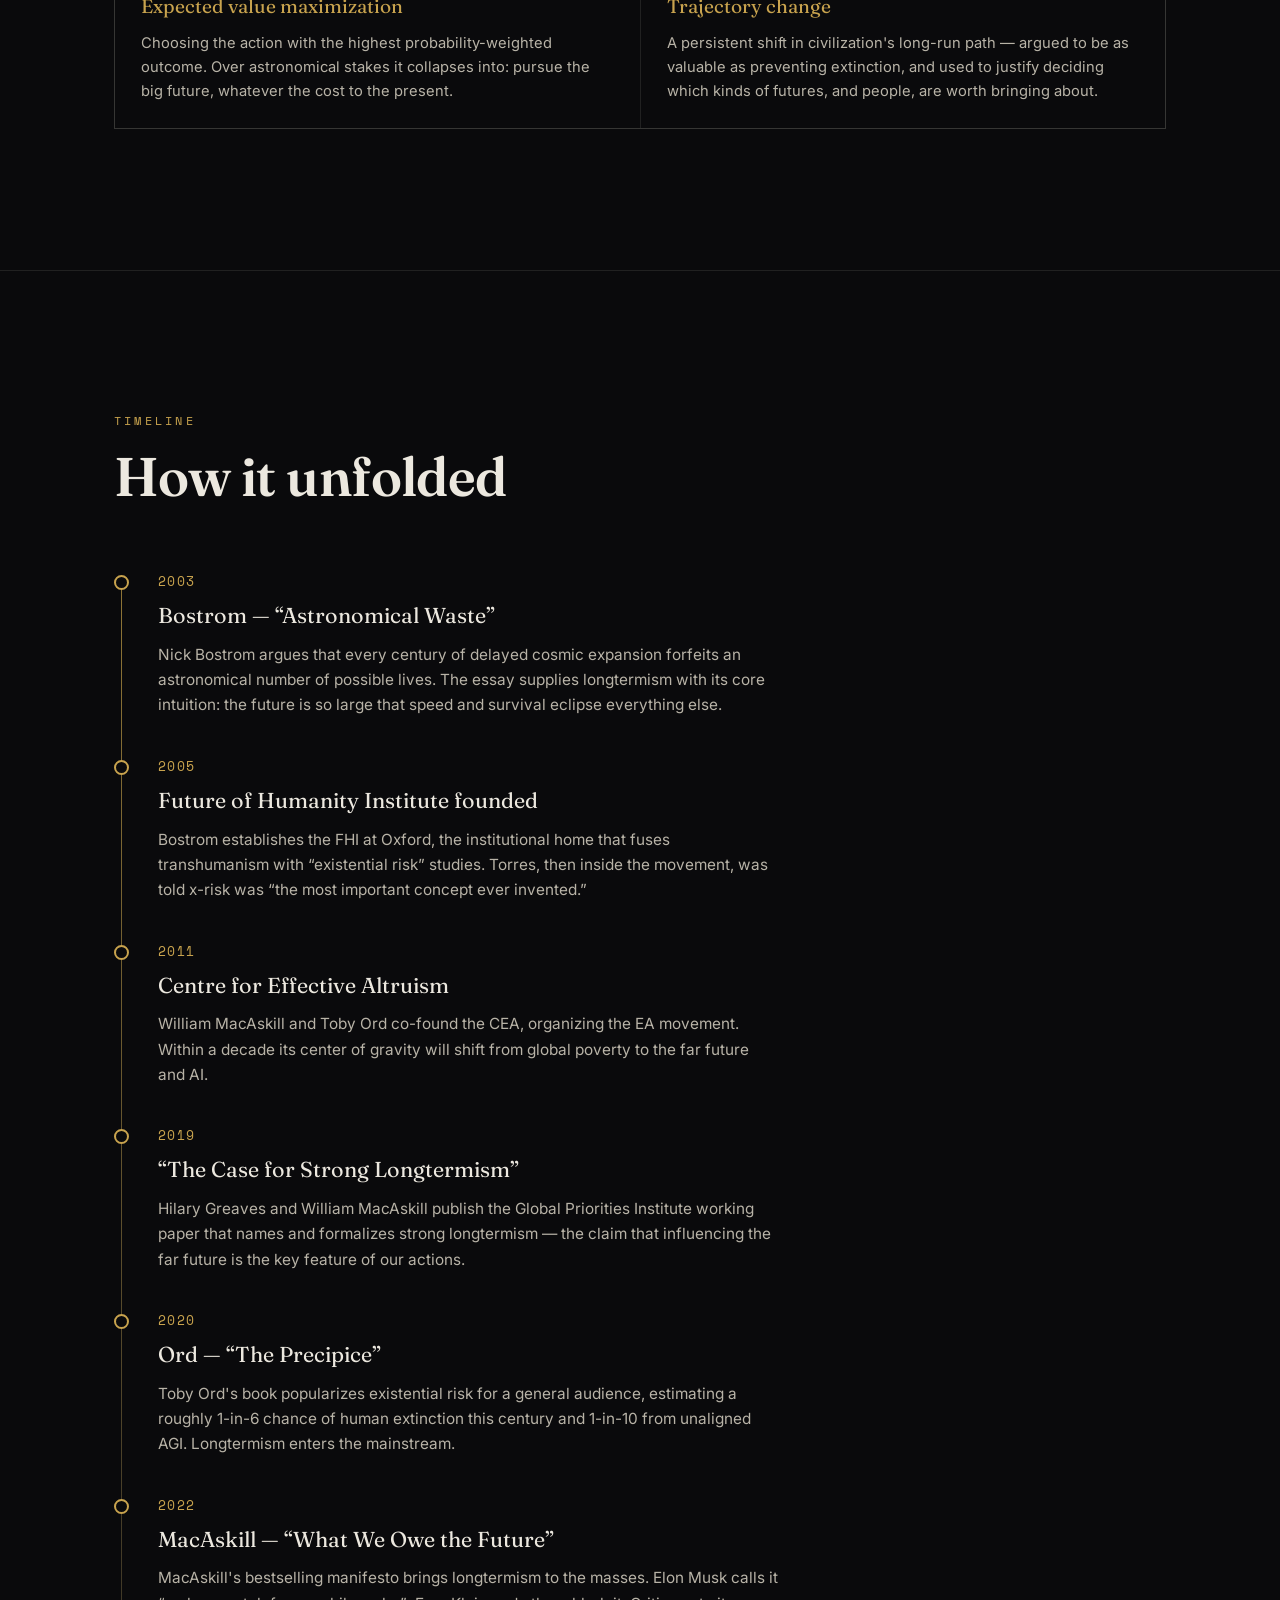
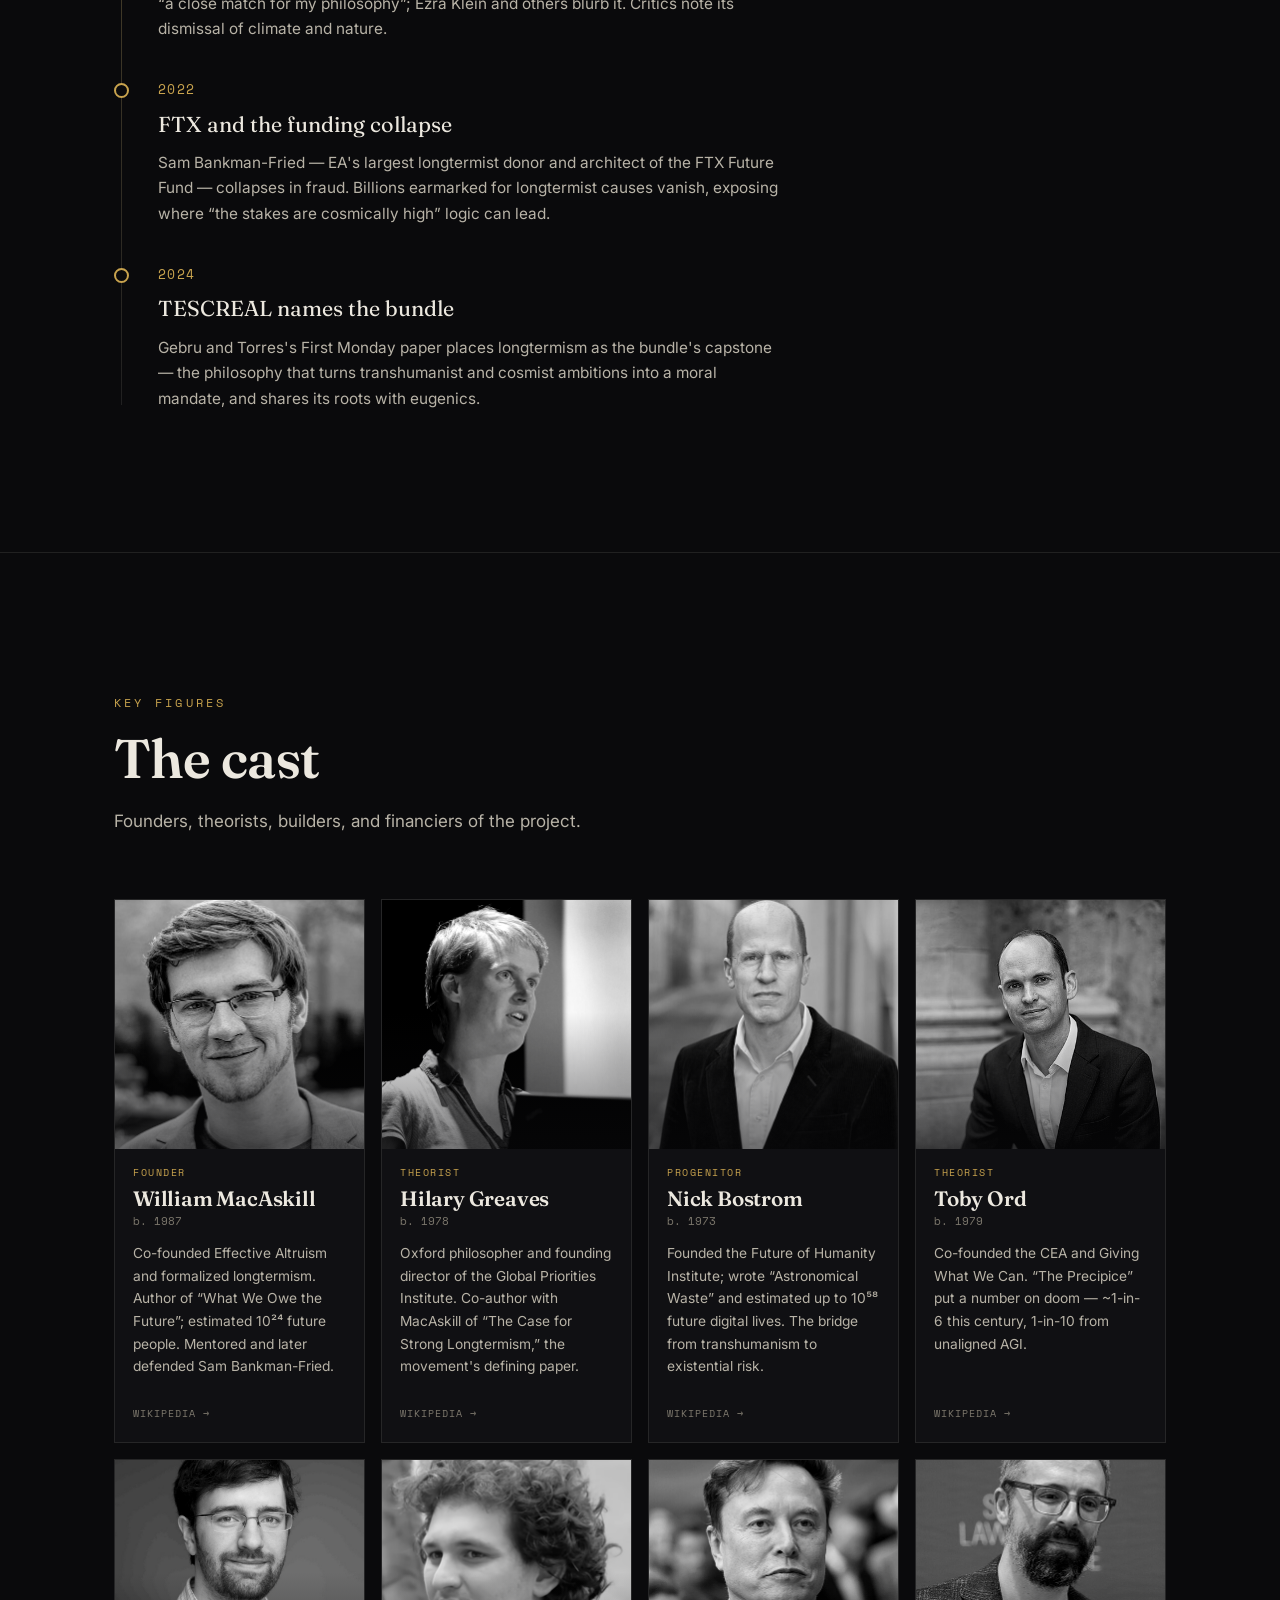
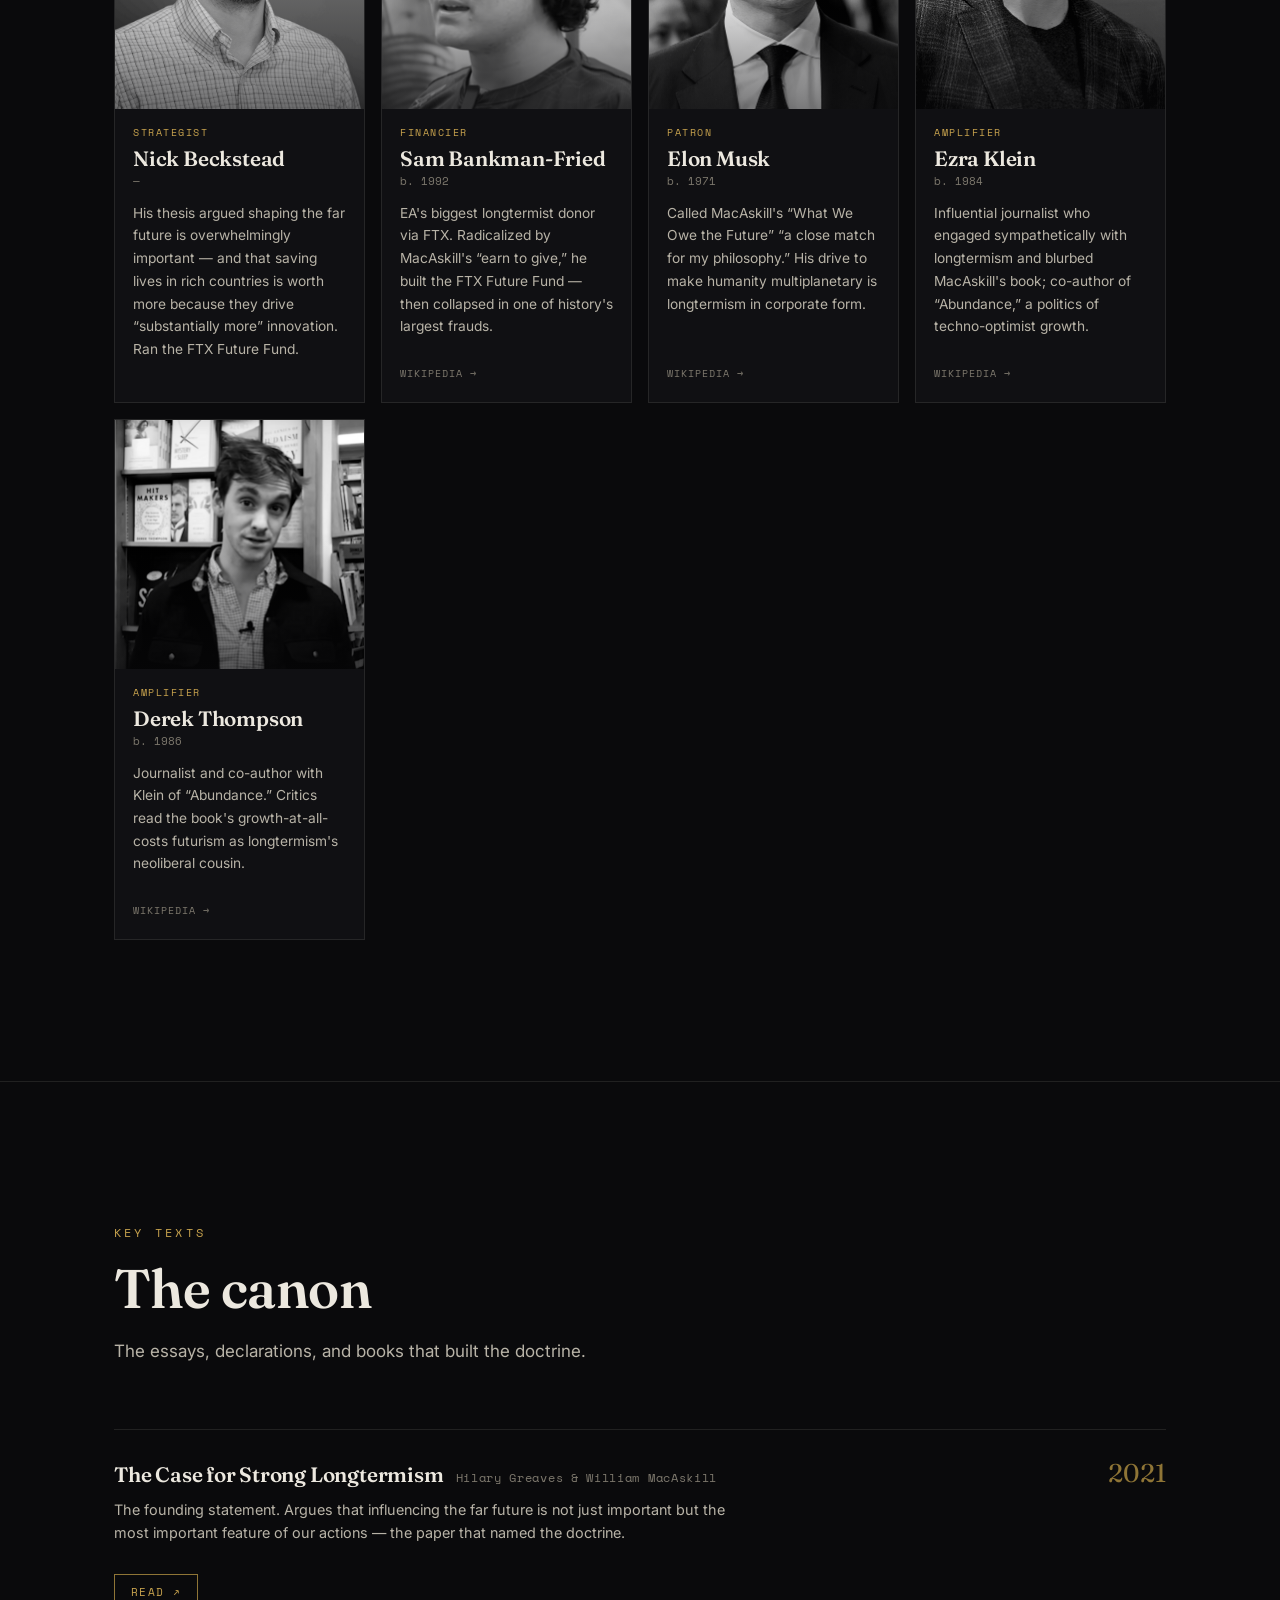
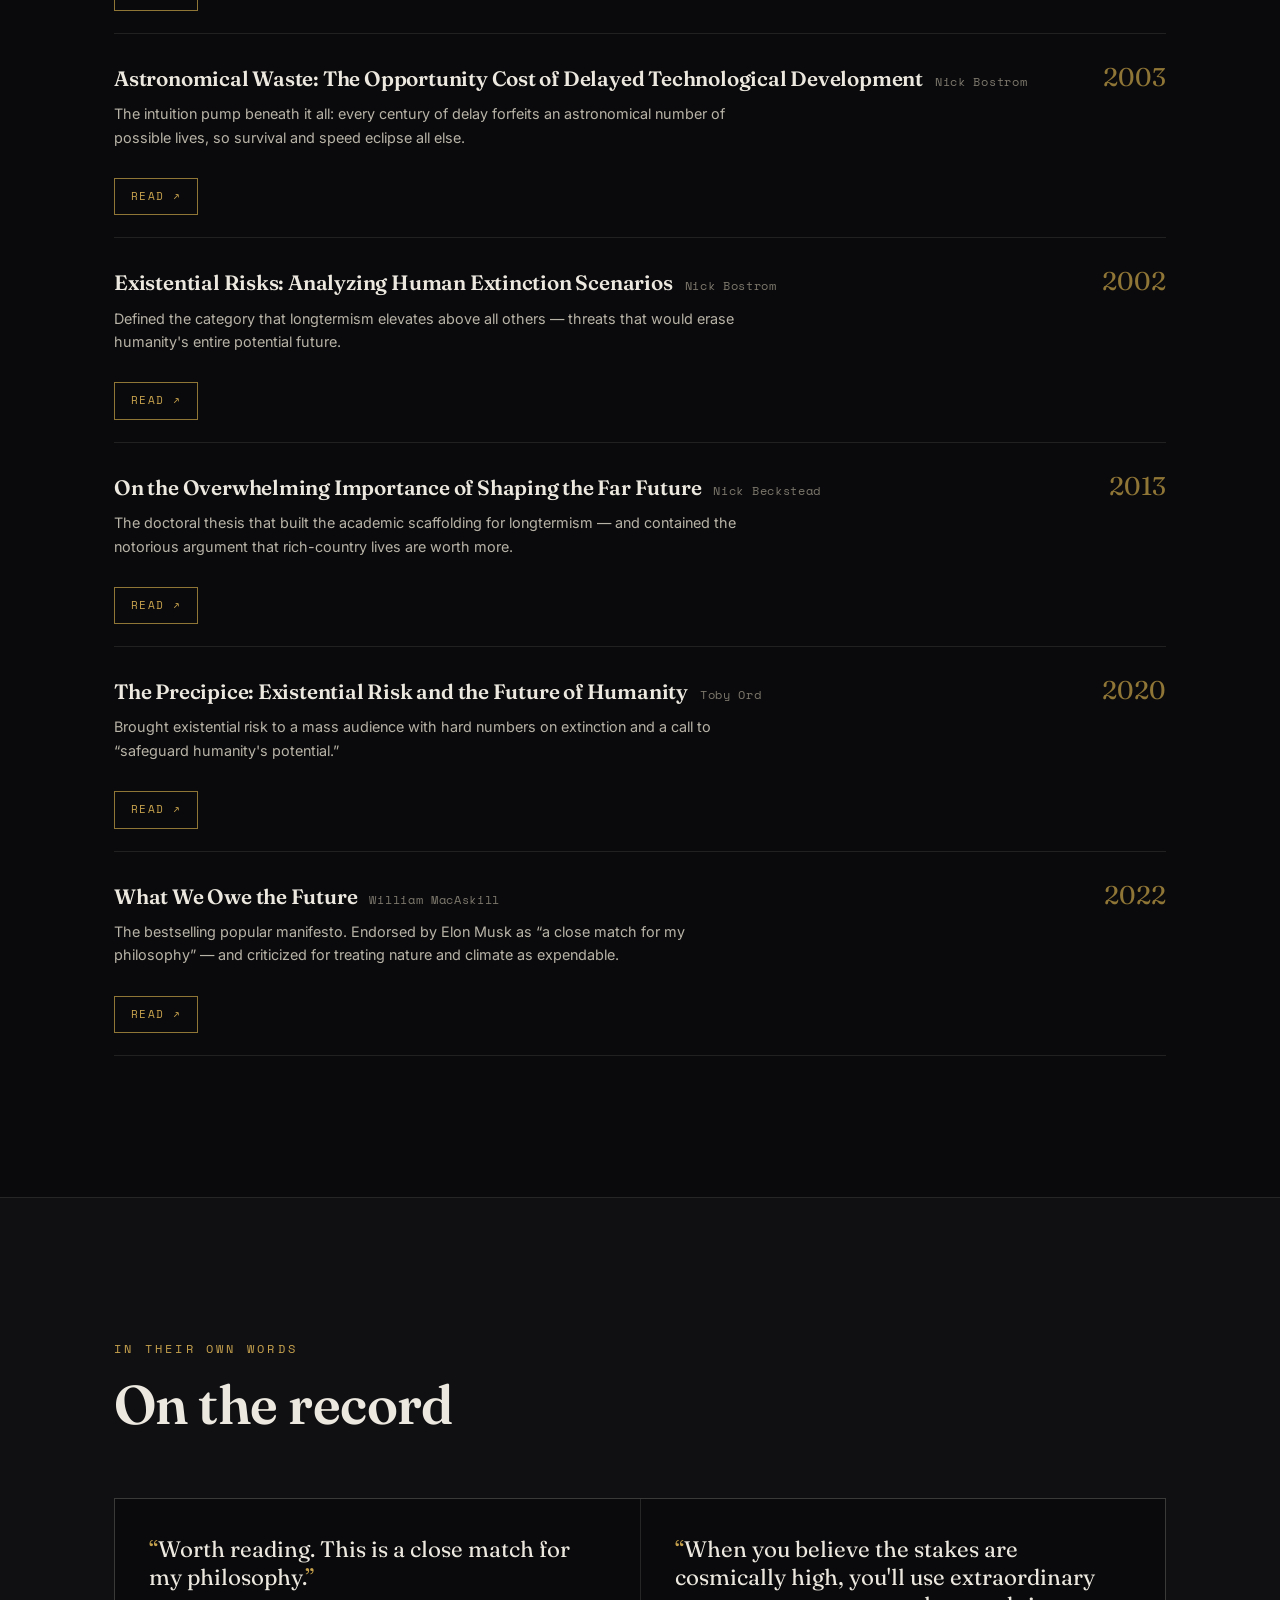
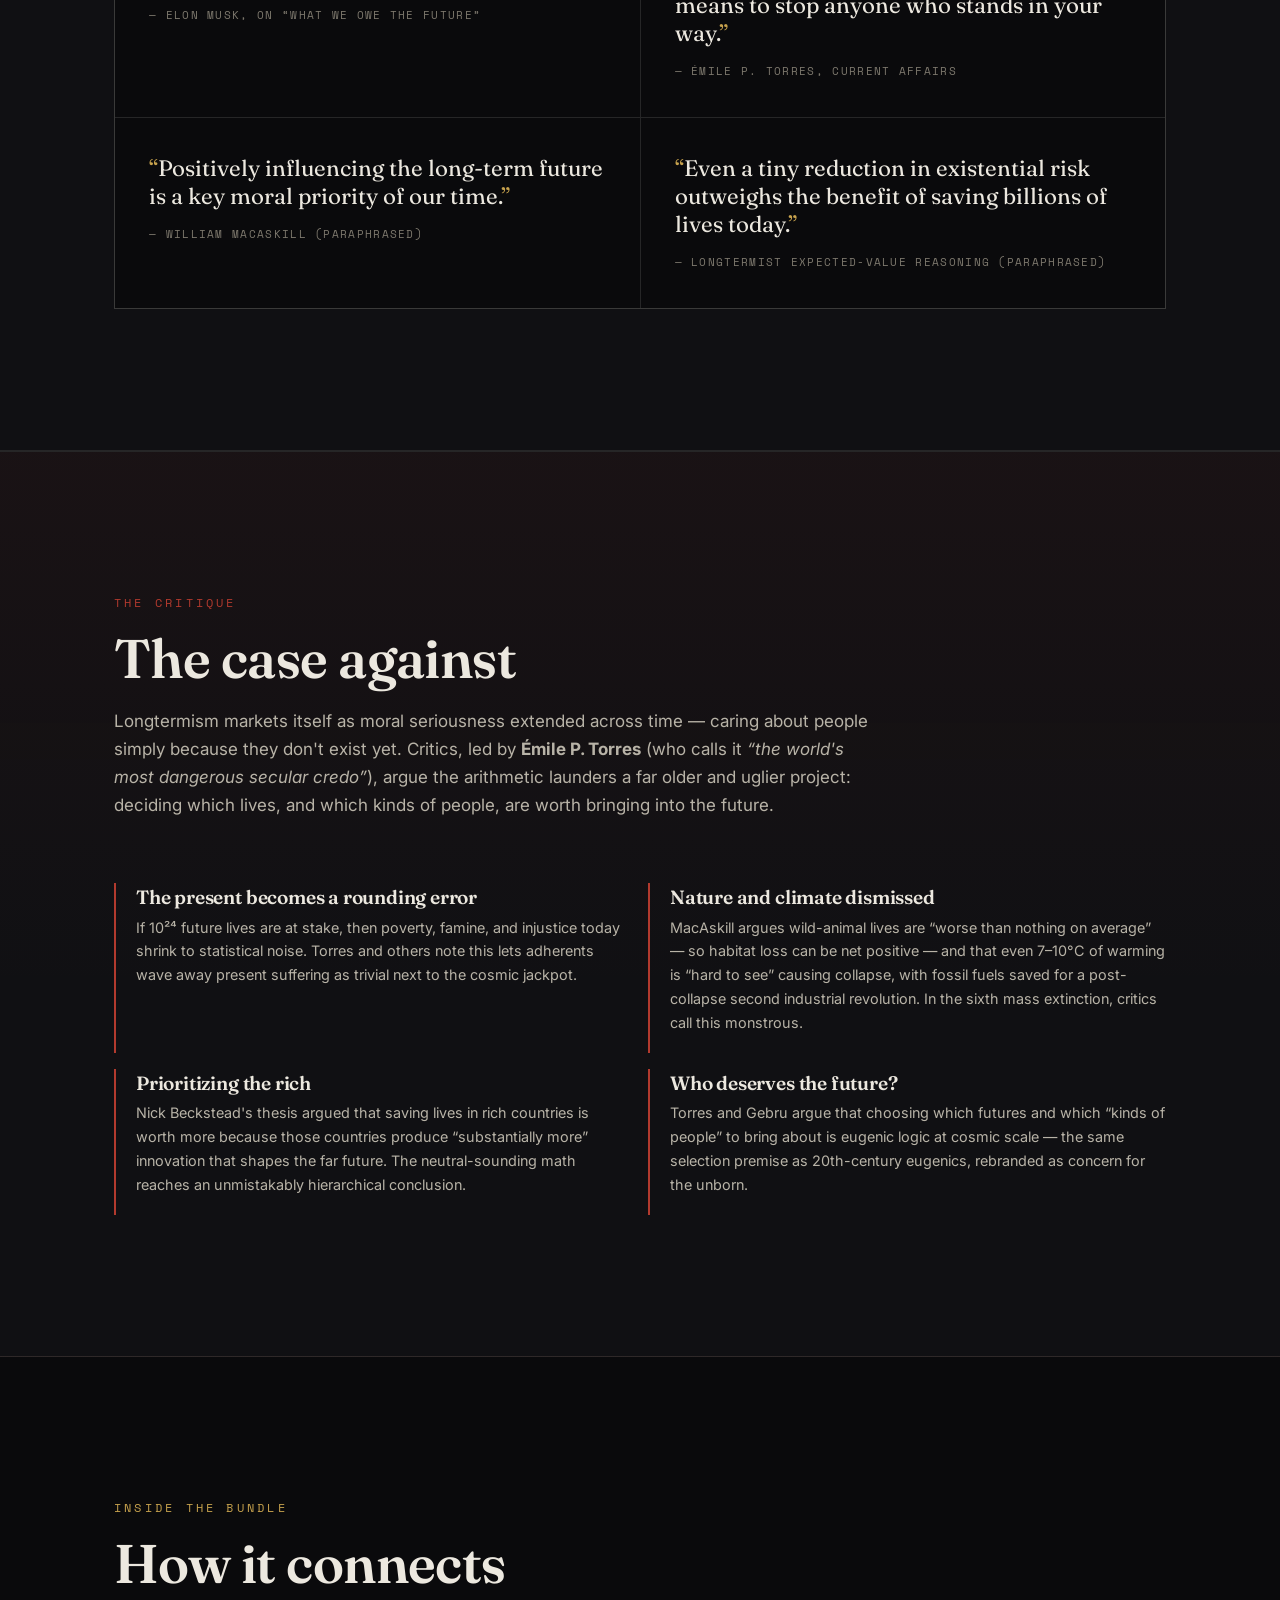
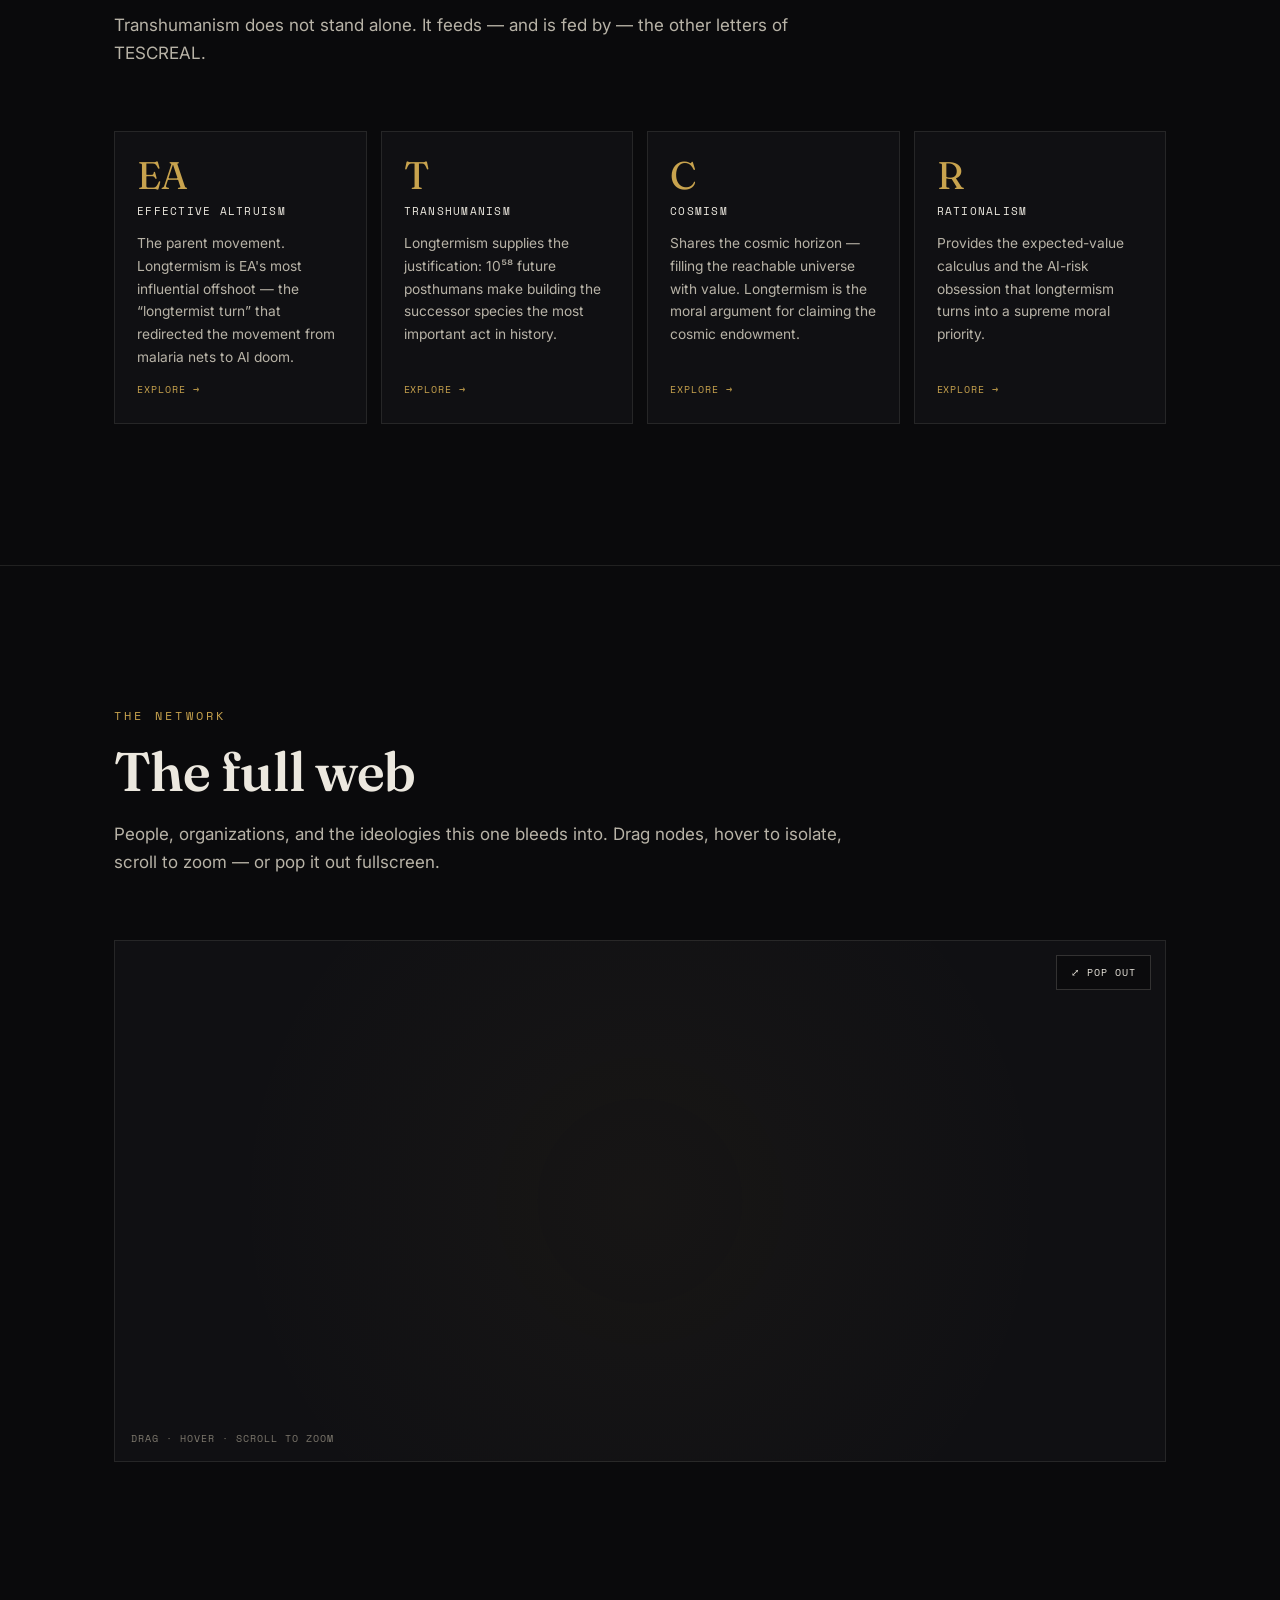
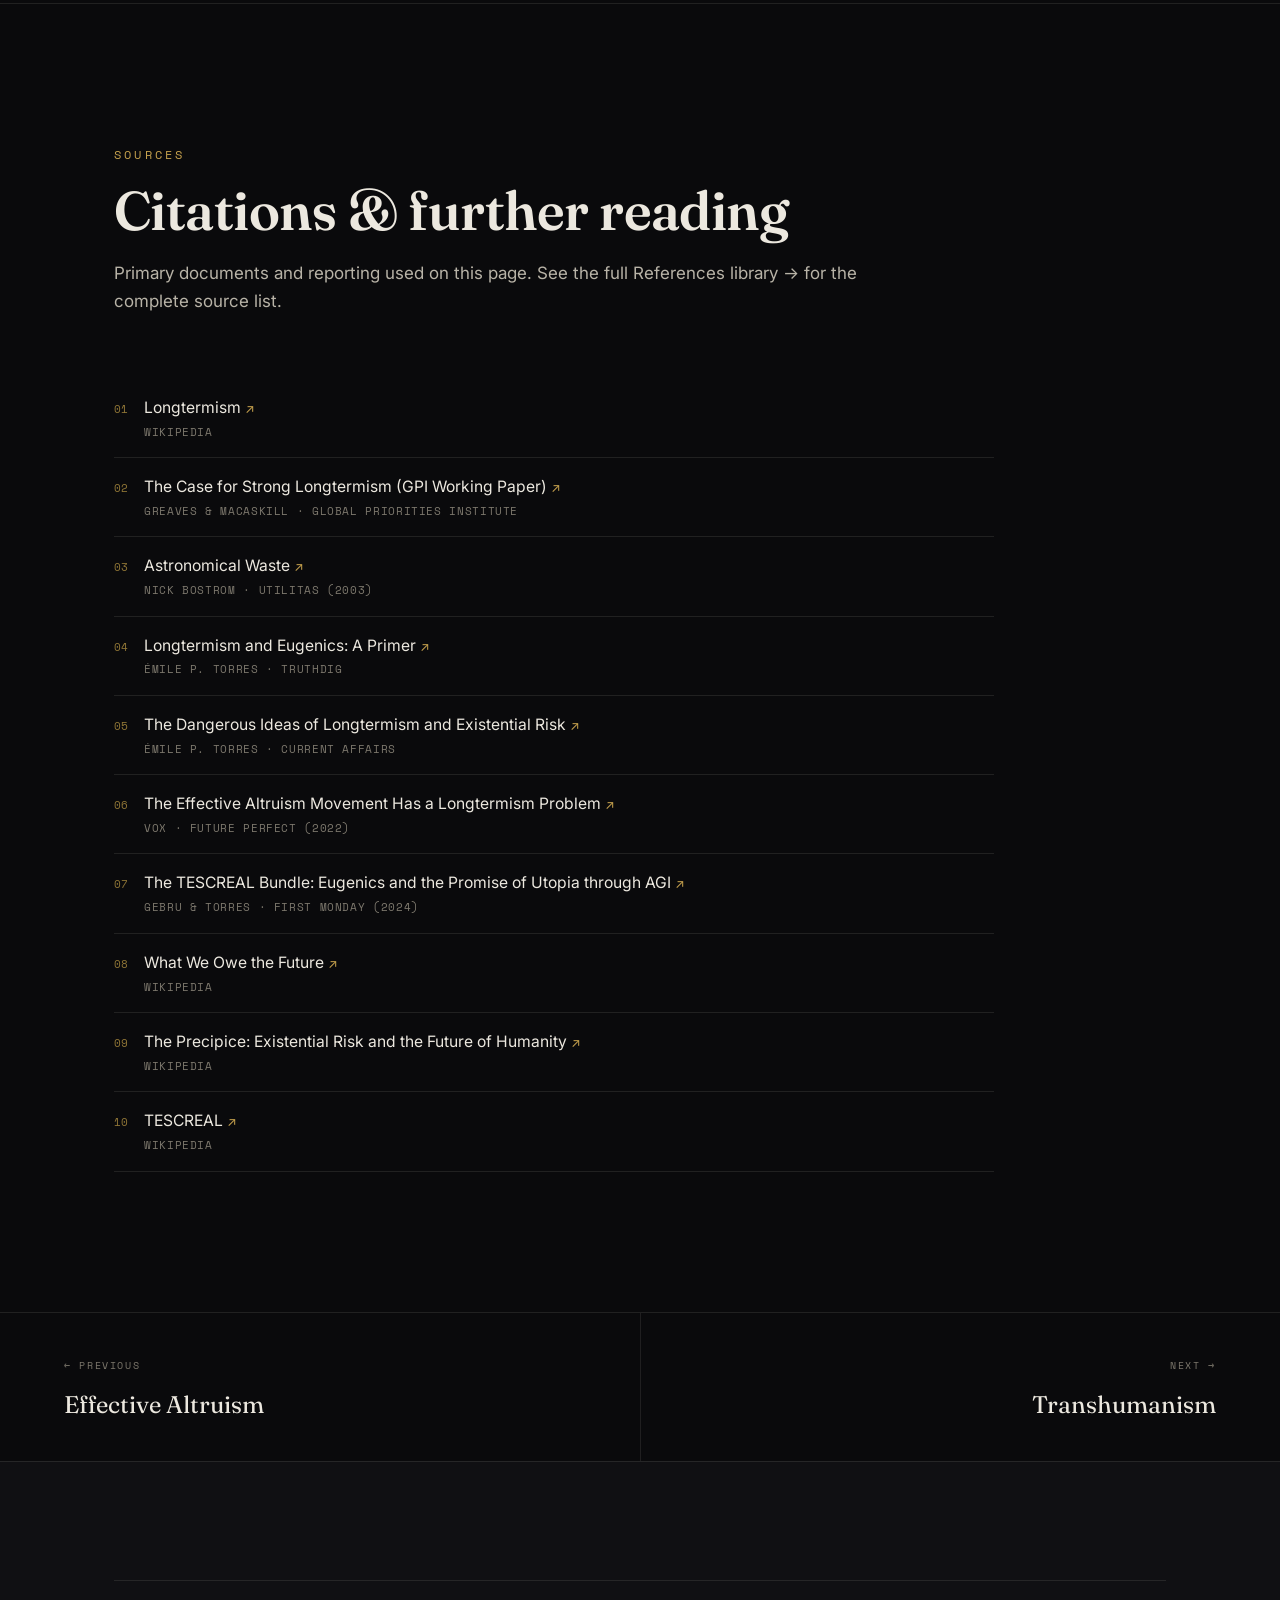
<file: ideologies/longtermism.html>
<!DOCTYPE html>
<html lang="en">
<head>
<meta charset="UTF-8">
<meta name="viewport" content="width=device-width, initial-scale=1.0">
<title>Longtermism — The AI Cults</title>
<meta name="description" content="Longtermism: the claim that vast numbers of future people make shaping the far future our highest moral priority. Figures, timeline, and critique.">
<link rel="preconnect" href="https://fonts.googleapis.com">
<link rel="preconnect" href="https://fonts.gstatic.com" crossorigin>
<link href="https://fonts.googleapis.com/css2?family=Fraunces:ital,opsz,wght@0,9..144,400;0,9..144,600;1,9..144,400;1,9..144,600&family=Inter:wght@400;500;600&family=Space+Mono:wght@400;700&display=swap" rel="stylesheet">
<link rel="stylesheet" href="../assets/css/style.css">
<link rel="icon" href="../assets/img/sigil.svg" type="image/svg+xml">
<!-- seo:auto -->
<link rel="canonical" href="https://theaicults.com/ideologies/longtermism.html">
<meta property="og:type" content="article">
<meta property="og:site_name" content="The AI Cults">
<meta property="og:title" content="Longtermism">
<meta property="og:description" content="Longtermism: the claim that vast numbers of future people make shaping the far future our highest moral priority. Figures, timeline, and critique.">
<meta property="og:url" content="https://theaicults.com/ideologies/longtermism.html">
<meta property="og:image" content="https://theaicults.com/assets/img/og-image.png">
<meta property="og:image:width" content="1200">
<meta property="og:image:height" content="630">
<meta name="twitter:card" content="summary_large_image">
<meta name="twitter:title" content="Longtermism">
<meta name="twitter:description" content="Longtermism: the claim that vast numbers of future people make shaping the far future our highest moral priority. Figures, timeline, and critique.">
<meta name="twitter:image" content="https://theaicults.com/assets/img/og-image.png">
<script type="application/ld+json">{"@context":"https://schema.org","@type":"Article","headline":"Longtermism","description":"Longtermism: the claim that vast numbers of future people make shaping the far future our highest moral priority. Figures, timeline, and critique.","url":"https://theaicults.com/ideologies/longtermism.html","image":"https://theaicults.com/assets/img/og-image.png","inLanguage":"en","isAccessibleForFree":true,"datePublished":"2026-06-15","dateModified":"2026-06-15","author":{"@type":"Organization","name":"The AI Cults","url":"https://theaicults.com"},"publisher":{"@type":"Organization","name":"The AI Cults","url":"https://theaicults.com","logo":{"@type":"ImageObject","url":"https://theaicults.com/assets/img/og-image.png"}},"isPartOf":{"@type":"WebSite","name":"The AI Cults","url":"https://theaicults.com"},"mainEntityOfPage":"https://theaicults.com/ideologies/longtermism.html"}</script>
<script type="application/ld+json">{"@context":"https://schema.org","@type":"BreadcrumbList","itemListElement":[{"@type":"ListItem","position":1,"name":"The AI Cults","item":"https://theaicults.com/"},{"@type":"ListItem","position":2,"name":"Longtermism","item":"https://theaicults.com/ideologies/longtermism.html"}]}</script>
<!-- /seo:auto -->
</head>
<body>

<!-- NAV -->
<nav class="nav" id="nav">
  <a class="nav__brand" href="../index.html">
    <svg class="sigil" viewBox="0 0 100 100" aria-hidden="true">
      <polygon points="50,8 92,86 8,86" fill="none" stroke="#c8a34e" stroke-width="3"/>
      <circle cx="50" cy="60" r="13" fill="none" stroke="#c8a34e" stroke-width="3"/>
      <circle cx="50" cy="60" r="4" fill="#c8a34e"/>
      <line x1="50" y1="8" x2="50" y2="47" stroke="#c8a34e" stroke-width="3"/>
    </svg>
    <span>The&nbsp;<b>AI&nbsp;Cults</b></span>
  </a>
  <button class="nav__toggle" id="navToggle" aria-expanded="false">Menu</button>
  <ul class="nav__links" id="navLinks">
    <li><a href="../index.html#tescreal">TESCREAL</a></li>
    <li><a href="transhumanism.html">Ideologies</a></li>
    <li><a href="../index.html#figures">Figures</a></li>
    <li><a href="../references.html">References</a></li>
  </ul>
</nav>

<!-- IDEOLOGY NAVIGATOR -->
<div class="ideo-navbar">
  <span class="ideo-navbar__label">Choose a letter · <b>navigate the seven ideologies</b></span>
  <div class="ideo-strip" id="letterStrip"><!--pre:letterStrip--><a class="ideo-tile" href="transhumanism.html" title="Transhumanism"><span class="ideo-tile__l">T</span><span class="ideo-tile__nm">Transhumanism</span></a><a class="ideo-tile" href="extropianism.html" title="Extropianism"><span class="ideo-tile__l">E</span><span class="ideo-tile__nm">Extropianism</span></a><a class="ideo-tile" href="singularitarianism.html" title="Singularitarianism"><span class="ideo-tile__l">S</span><span class="ideo-tile__nm">Singularitarianism</span></a><a class="ideo-tile" href="cosmism.html" title="Cosmism"><span class="ideo-tile__l">C</span><span class="ideo-tile__nm">Cosmism</span></a><a class="ideo-tile" href="rationalism.html" title="Rationalism"><span class="ideo-tile__l">R</span><span class="ideo-tile__nm">Rationalism</span></a><a class="ideo-tile" href="effective-altruism.html" title="Effective Altruism"><span class="ideo-tile__l">EA</span><span class="ideo-tile__nm">Effective Altruism</span></a><a class="ideo-tile active" href="longtermism.html" title="Longtermism"><span class="ideo-tile__l">L</span><span class="ideo-tile__nm">Longtermism</span></a><!--/pre:letterStrip--></div>
</div>

<!-- HERO -->
<header class="ideo-hero">
  <svg class="ideo-hero__geo" viewBox="0 0 400 400" aria-hidden="true">
    <circle cx="200" cy="200" r="180" stroke-width="1"/>
    <circle cx="200" cy="200" r="120" stroke-width="1"/>
    <polygon points="200,40 340,300 60,300" stroke-width="1"/>
    <circle cx="200" cy="200" r="34" stroke-width="1.4"/>
  </svg>
  <div class="wrap ideo-hero__inner">
    <span class="letter-mark" id="heroLetter">L</span>
    <span class="eyebrow">Part of the TESCREAL bundle</span>
    <h1 id="heroName">Longtermism</h1>
    <p class="tagline" id="heroTagline"><!--pre:heroTagline-->The future is so big it cancels the present.<!--/pre:heroTagline--></p>
    <p class="defn" id="heroDefn"><!--pre:heroDefn-->The view that positively influencing the long-term future is a — or the — key moral priority of our time. The final letter of TESCREAL and, critics argue, the philosophy that turns the whole bundle into a mandate: a justification for almost any present-day cost in the name of trillions of unborn people.<!--/pre:heroDefn--></p>
    <p class="summary" id="heroSummary"><!--pre:heroSummary-->Longtermism starts from a premise few would reject — that future people matter — and runs it through utilitarian arithmetic until it arrives somewhere alarming. If the future could hold 10²⁴ or 10⁵⁸ people, then even a vanishingly small reduction in the risk of extinction outweighs curing every present disease, ending every present famine, reversing every present injustice. Born inside Effective Altruism and built on the foundations of Transhumanism and Cosmism, longtermism reframes existential risk — above all AI — as the supreme moral priority, and the present eight billion as a rounding error on the way to the stars.<!--/pre:heroSummary--></p>
  </div>
</header>

<!-- OVERVIEW -->
<section class="section-pad">
  <div class="wrap">
    <div class="section-head reveal"><span class="eyebrow">Overview</span><h2>What it is</h2></div>
    <div class="prose" id="overview"><!--pre:overview--><div class="prose__block"><h3>An innocent premise, an alarming conclusion</h3><p>Longtermism begins with a claim almost no one disputes: <strong>future people matter morally just as much as present people</strong>. A child who will suffer in a thousand years counts no less than a child suffering today; distance in time, like distance in space, is not a reason to discount someone's welfare.</p><p>From this gentle seed grows something far stranger. If future people count equally, and if there could be <em>astronomically many</em> of them, then the sheer scale of the future swamps every present concern. As philosophers <strong>Hilary Greaves and William MacAskill</strong> put it in their founding paper, the far future contains so much potential value that affecting it becomes <em>“the thing we should focus on”</em> — what they call <strong>strong longtermism</strong>. The premise is humane. The conclusion is that the present is a rounding error.</div><div class="prose__block"><h3>The arithmetic of astronomical stakes</h3><p>The engine of longtermism is multiplication. <strong>Nick Bostrom's</strong> 2003 essay <em>“Astronomical Waste”</em> argued that every century we delay colonizing the cosmos forfeits an unimaginable number of possible lives. MacAskill and Greaves estimate roughly <strong>10²⁴ future humans</strong>; Bostrom's upper figures reach <strong>10⁵⁸ digital posthuman lives</strong>. Against numbers like these, <em>any</em> action that nudges the probability of a vast future upward — even by a millionth of a percentage point — mathematically outweighs helping everyone alive today.</p><p>This is expected-value reasoning taken to its limit. When the payoff is large enough, the probability almost stops mattering. Critics call this structure <strong>Pascal's Mugging</strong>: a tiny chance of an enormous reward can be used to justify almost anything, because the math always says yes.</div><div class="prose__block"><h3>From a charity movement to a cosmic mandate</h3><p>Longtermism is the youngest letter of TESCREAL and, in a sense, the keystone. It grew out of <strong>Effective Altruism</strong> — which began with malaria nets and cost-effectiveness spreadsheets — through what insiders call the movement's <em>“longtermist turn”</em> of the late 2010s. By 2022, <strong>AI existential risk</strong> had become EA's dominant cause, consuming the bulk of <strong>Open Philanthropy's</strong> grantmaking and reshaping the movement's identity.</p><p>It also supplies the missing justification for the rest of the bundle. Transhumanism wants to build the posthuman; Cosmism wants to fill the universe; longtermism explains <em>why this is the most important thing anyone could possibly do</em>. As Émile P. Torres warns, <strong>“when you believe the stakes are cosmically high, you'll use extraordinary means to stop anyone who stands in your way.”</strong> The collapse of <strong>FTX</strong> — whose founder Sam Bankman-Fried funneled fortunes into longtermist causes — gave the world a first look at what those extraordinary means can become.</div><!--/pre:overview--></div>
  </div>
</section>

<hr class="divider">

<!-- TENETS -->
<section class="section-pad">
  <div class="wrap">
    <div class="section-head reveal"><span class="eyebrow">Core tenets</span><h2>What its believers hold</h2>
      <p>The doctrines that recur across the movement's founders, theorists, and builders.</p></div>
    <div class="tenets" id="tenets"><!--pre:tenets--><div class="tenet"><span class="tenet__n">01</span><h3>Future people count equally</h3><p>A person who will live in ten thousand years matters exactly as much as a person alive now. Temporal distance carries no moral discount — the foundational, and most defensible, longtermist claim.</p></div><div class="tenet"><span class="tenet__n">02</span><h3>The future is astronomically large</h3><p>Humanity's potential lifespan spans millions of years and possibly the whole reachable universe. The number of people who could exist dwarfs the number who already have by factors of 10²⁴ and beyond.</p></div><div class="tenet"><span class="tenet__n">03</span><h3>Therefore the far future dominates</h3><p>If future people matter and there are unimaginably many of them, then influencing the long-term trajectory of civilization outweighs almost any present-day good. This is the move to “strong” longtermism.</p></div><div class="tenet"><span class="tenet__n">04</span><h3>Existential risk is the supreme priority</h3><p>Extinction or permanent collapse would erase the entire astronomical future. Preventing it — “safeguarding humanity's potential” — therefore becomes the most important thing we can do.</p></div><div class="tenet"><span class="tenet__n">05</span><h3>Expected value over huge numbers</h3><p>Decisions are judged by probability times payoff. When the payoff is trillions of lives, even a microscopic change in the odds outranks certain, immediate benefits to the living.</p></div><div class="tenet"><span class="tenet__n">06</span><h3>AI is the biggest risk of all</h3><p>Misaligned artificial general intelligence is framed as the most probable and most total existential threat — which makes AI alignment, by the math, the most consequential problem in human history.</p></div><!--/pre:tenets--></div>
  </div>
</section>

<hr class="divider">

<!-- CONCEPTS -->
<section class="section-pad">
  <div class="wrap">
    <div class="section-head reveal"><span class="eyebrow">Key concepts</span><h2>The vocabulary</h2>
      <p>The specialized terms you need to read the movement in its own words.</p></div>
    <div class="gloss" id="concepts"><!--pre:concepts--><div class="gloss__item"><div class="gloss__term">Existential risk (x-risk)</div><div class="gloss__def">Any event that would cause human extinction or permanently and drastically curtail humanity's potential. The category longtermism treats as overriding all others.</div></div><div class="gloss__item"><div class="gloss__term">Strong longtermism</div><div class="gloss__def">Greaves and MacAskill's thesis that affecting the far future is not merely important but the most important feature of our actions — the thing we should focus on above all.</div></div><div class="gloss__item"><div class="gloss__term">The astronomical numbers game</div><div class="gloss__def">The rhetorical core: estimates of 10²⁴ future humans, 10⁵⁶ potential beings, or 10⁵⁸ digital lives, deployed to make every present concern look trivially small by comparison.</div></div><div class="gloss__item"><div class="gloss__term">Astronomical waste</div><div class="gloss__def">Bostrom's idea that each moment of delay in reaching technological maturity and cosmic settlement forfeits an enormous number of possible future lives — making speed a moral imperative.</div></div><div class="gloss__item"><div class="gloss__term">The cosmic endowment</div><div class="gloss__def">The vast supply of reachable resources — stars, galaxies, matter convertible into minds — that longtermists see as humanity's inheritance to be claimed and optimized.</div></div><div class="gloss__item"><div class="gloss__term">Pascal's Mugging</div><div class="gloss__def">A decision-theory trap in which a tiny probability of a colossal payoff justifies almost any action, because expected value always favors the enormous number. Critics say longtermism runs on it.</div></div><div class="gloss__item"><div class="gloss__term">Expected value maximization</div><div class="gloss__def">Choosing the action with the highest probability-weighted outcome. Over astronomical stakes it collapses into: pursue the big future, whatever the cost to the present.</div></div><div class="gloss__item"><div class="gloss__term">Trajectory change</div><div class="gloss__def">A persistent shift in civilization's long-run path — argued to be as valuable as preventing extinction, and used to justify deciding which kinds of futures, and people, are worth bringing about.</div></div><!--/pre:concepts--></div>
  </div>
</section>

<hr class="divider">

<!-- TIMELINE -->
<section class="section-pad">
  <div class="wrap">
    <div class="section-head reveal"><span class="eyebrow">Timeline</span><h2>How it unfolded</h2></div>
    <div class="timeline" id="timeline"><!--pre:timeline--><div class="tl-item"><div class="tl-year">2003</div><div class="tl-title">Bostrom — “Astronomical Waste”</div><div class="tl-body">Nick Bostrom argues that every century of delayed cosmic expansion forfeits an astronomical number of possible lives. The essay supplies longtermism with its core intuition: the future is so large that speed and survival eclipse everything else.</div></div><div class="tl-item"><div class="tl-year">2005</div><div class="tl-title">Future of Humanity Institute founded</div><div class="tl-body">Bostrom establishes the FHI at Oxford, the institutional home that fuses transhumanism with “existential risk” studies. Torres, then inside the movement, was told x-risk was “the most important concept ever invented.”</div></div><div class="tl-item"><div class="tl-year">2011</div><div class="tl-title">Centre for Effective Altruism</div><div class="tl-body">William MacAskill and Toby Ord co-found the CEA, organizing the EA movement. Within a decade its center of gravity will shift from global poverty to the far future and AI.</div></div><div class="tl-item"><div class="tl-year">2019</div><div class="tl-title">“The Case for Strong Longtermism”</div><div class="tl-body">Hilary Greaves and William MacAskill publish the Global Priorities Institute working paper that names and formalizes strong longtermism — the claim that influencing the far future is the key feature of our actions.</div></div><div class="tl-item"><div class="tl-year">2020</div><div class="tl-title">Ord — “The Precipice”</div><div class="tl-body">Toby Ord's book popularizes existential risk for a general audience, estimating a roughly 1-in-6 chance of human extinction this century and 1-in-10 from unaligned AGI. Longtermism enters the mainstream.</div></div><div class="tl-item"><div class="tl-year">2022</div><div class="tl-title">MacAskill — “What We Owe the Future”</div><div class="tl-body">MacAskill's bestselling manifesto brings longtermism to the masses. Elon Musk calls it “a close match for my philosophy”; Ezra Klein and others blurb it. Critics note its dismissal of climate and nature.</div></div><div class="tl-item"><div class="tl-year">2022</div><div class="tl-title">FTX and the funding collapse</div><div class="tl-body">Sam Bankman-Fried — EA's largest longtermist donor and architect of the FTX Future Fund — collapses in fraud. Billions earmarked for longtermist causes vanish, exposing where “the stakes are cosmically high” logic can lead.</div></div><div class="tl-item"><div class="tl-year">2024</div><div class="tl-title">TESCREAL names the bundle</div><div class="tl-body">Gebru and Torres's First Monday paper places longtermism as the bundle's capstone — the philosophy that turns transhumanist and cosmist ambitions into a moral mandate, and shares its roots with eugenics.</div></div><!--/pre:timeline--></div>
  </div>
</section>

<hr class="divider">

<!-- FIGURES -->
<section class="section-pad">
  <div class="wrap">
    <div class="section-head reveal"><span class="eyebrow">Key figures</span><h2>The cast</h2>
      <p>Founders, theorists, builders, and financiers of the project.</p></div>
    <div class="figgrid" id="figgrid"><!--pre:figgrid--><article class="figcard"><div class="figcard__photo"><img src="../assets/img/figures/william-macaskill.jpg" alt="William MacAskill" loading="lazy" onerror="this.parentNode.innerHTML='<div class=&quot;figcard__mono&quot;>WM</div>'"></div><div class="figcard__body"><span class="figcard__role">Founder</span><h3 class="figcard__name">William MacAskill</h3><span class="figcard__years">b. 1987</span><p class="figcard__note">Co-founded Effective Altruism and formalized longtermism. Author of “What We Owe the Future”; estimated 10²⁴ future people. Mentored and later defended Sam Bankman-Fried.</p><a class="figcard__wiki" href="https://en.wikipedia.org/wiki/William_MacAskill" target="_blank" rel="noopener noreferrer">Wikipedia →</a></div></article><article class="figcard"><div class="figcard__photo"><img src="../assets/img/figures/hilary-greaves.jpg" alt="Hilary Greaves" loading="lazy" onerror="this.parentNode.innerHTML='<div class=&quot;figcard__mono&quot;>HG</div>'"></div><div class="figcard__body"><span class="figcard__role">Theorist</span><h3 class="figcard__name">Hilary Greaves</h3><span class="figcard__years">b. 1978</span><p class="figcard__note">Oxford philosopher and founding director of the Global Priorities Institute. Co-author with MacAskill of “The Case for Strong Longtermism,” the movement's defining paper.</p><a class="figcard__wiki" href="https://en.wikipedia.org/wiki/Hilary_Greaves" target="_blank" rel="noopener noreferrer">Wikipedia →</a></div></article><article class="figcard"><div class="figcard__photo"><img src="../assets/img/figures/nick-bostrom.jpg" alt="Nick Bostrom" loading="lazy" onerror="this.parentNode.innerHTML='<div class=&quot;figcard__mono&quot;>NB</div>'"></div><div class="figcard__body"><span class="figcard__role">Progenitor</span><h3 class="figcard__name">Nick Bostrom</h3><span class="figcard__years">b. 1973</span><p class="figcard__note">Founded the Future of Humanity Institute; wrote “Astronomical Waste” and estimated up to 10⁵⁸ future digital lives. The bridge from transhumanism to existential risk.</p><a class="figcard__wiki" href="https://en.wikipedia.org/wiki/Nick_Bostrom" target="_blank" rel="noopener noreferrer">Wikipedia →</a></div></article><article class="figcard"><div class="figcard__photo"><img src="../assets/img/figures/toby-ord.jpg" alt="Toby Ord" loading="lazy" onerror="this.parentNode.innerHTML='<div class=&quot;figcard__mono&quot;>TO</div>'"></div><div class="figcard__body"><span class="figcard__role">Theorist</span><h3 class="figcard__name">Toby Ord</h3><span class="figcard__years">b. 1979</span><p class="figcard__note">Co-founded the CEA and Giving What We Can. “The Precipice” put a number on doom — ~1-in-6 this century, 1-in-10 from unaligned AGI.</p><a class="figcard__wiki" href="https://en.wikipedia.org/wiki/Toby_Ord" target="_blank" rel="noopener noreferrer">Wikipedia →</a></div></article><article class="figcard"><div class="figcard__photo"><img src="../assets/img/figures/nick-beckstead.jpg" alt="Nick Beckstead" loading="lazy" onerror="this.parentNode.innerHTML='<div class=&quot;figcard__mono&quot;>NB</div>'"></div><div class="figcard__body"><span class="figcard__role">Strategist</span><h3 class="figcard__name">Nick Beckstead</h3><span class="figcard__years">—</span><p class="figcard__note">His thesis argued shaping the far future is overwhelmingly important — and that saving lives in rich countries is worth more because they drive “substantially more” innovation. Ran the FTX Future Fund.</p></div></article><article class="figcard"><div class="figcard__photo"><img src="../assets/img/figures/sam-bankman-fried.jpg" alt="Sam Bankman-Fried" loading="lazy" onerror="this.parentNode.innerHTML='<div class=&quot;figcard__mono&quot;>SB</div>'"></div><div class="figcard__body"><span class="figcard__role">Financier</span><h3 class="figcard__name">Sam Bankman-Fried</h3><span class="figcard__years">b. 1992</span><p class="figcard__note">EA's biggest longtermist donor via FTX. Radicalized by MacAskill's “earn to give,” he built the FTX Future Fund — then collapsed in one of history's largest frauds.</p><a class="figcard__wiki" href="https://en.wikipedia.org/wiki/Sam_Bankman-Fried" target="_blank" rel="noopener noreferrer">Wikipedia →</a></div></article><article class="figcard"><div class="figcard__photo"><img src="../assets/img/figures/elon-musk.jpg" alt="Elon Musk" loading="lazy" onerror="this.parentNode.innerHTML='<div class=&quot;figcard__mono&quot;>EM</div>'"></div><div class="figcard__body"><span class="figcard__role">Patron</span><h3 class="figcard__name">Elon Musk</h3><span class="figcard__years">b. 1971</span><p class="figcard__note">Called MacAskill's “What We Owe the Future” “a close match for my philosophy.” His drive to make humanity multiplanetary is longtermism in corporate form.</p><a class="figcard__wiki" href="https://en.wikipedia.org/wiki/Elon_Musk" target="_blank" rel="noopener noreferrer">Wikipedia →</a></div></article><article class="figcard"><div class="figcard__photo"><img src="../assets/img/figures/ezra-klein.jpg" alt="Ezra Klein" loading="lazy" onerror="this.parentNode.innerHTML='<div class=&quot;figcard__mono&quot;>EK</div>'"></div><div class="figcard__body"><span class="figcard__role">Amplifier</span><h3 class="figcard__name">Ezra Klein</h3><span class="figcard__years">b. 1984</span><p class="figcard__note">Influential journalist who engaged sympathetically with longtermism and blurbed MacAskill's book; co-author of “Abundance,” a politics of techno-optimist growth.</p><a class="figcard__wiki" href="https://en.wikipedia.org/wiki/Ezra_Klein" target="_blank" rel="noopener noreferrer">Wikipedia →</a></div></article><article class="figcard"><div class="figcard__photo"><img src="../assets/img/figures/derek-thompson.jpg" alt="Derek Thompson" loading="lazy" onerror="this.parentNode.innerHTML='<div class=&quot;figcard__mono&quot;>DT</div>'"></div><div class="figcard__body"><span class="figcard__role">Amplifier</span><h3 class="figcard__name">Derek Thompson</h3><span class="figcard__years">b. 1986</span><p class="figcard__note">Journalist and co-author with Klein of “Abundance.” Critics read the book's growth-at-all-costs futurism as longtermism's neoliberal cousin.</p><a class="figcard__wiki" href="https://en.wikipedia.org/wiki/Derek_Thompson_(journalist)" target="_blank" rel="noopener noreferrer">Wikipedia →</a></div></article><!--/pre:figgrid--></div>
  </div>
</section>

<hr class="divider">

<!-- KEY TEXTS -->
<section class="section-pad">
  <div class="wrap">
    <div class="section-head reveal"><span class="eyebrow">Key texts</span><h2>The canon</h2>
      <p>The essays, declarations, and books that built the doctrine.</p></div>
    <div class="textlist" id="texts"><!--pre:texts--><div class="textrow"><div class="textrow__main"><h3>The Case for Strong Longtermism</h3><span class="by">Hilary Greaves &amp; William MacAskill</span><p>The founding statement. Argues that influencing the far future is not just important but the most important feature of our actions — the paper that named the doctrine.</p><a class="textrow__read" href="https://globalprioritiesinstitute.org/wp-content/uploads/The-Case-for-Strong-Longtermism-GPI-Working-Paper-June-2021-2-2.pdf" target="_blank" rel="noopener noreferrer">Read <span>↗</span></a></div><div class="textrow__yr">2021</div></div><div class="textrow"><div class="textrow__main"><h3>Astronomical Waste: The Opportunity Cost of Delayed Technological Development</h3><span class="by">Nick Bostrom</span><p>The intuition pump beneath it all: every century of delay forfeits an astronomical number of possible lives, so survival and speed eclipse all else.</p><a class="textrow__read" href="https://nickbostrom.com/astronomical/waste" target="_blank" rel="noopener noreferrer">Read <span>↗</span></a></div><div class="textrow__yr">2003</div></div><div class="textrow"><div class="textrow__main"><h3>Existential Risks: Analyzing Human Extinction Scenarios</h3><span class="by">Nick Bostrom</span><p>Defined the category that longtermism elevates above all others — threats that would erase humanity's entire potential future.</p><a class="textrow__read" href="https://nickbostrom.com/existential/risks" target="_blank" rel="noopener noreferrer">Read <span>↗</span></a></div><div class="textrow__yr">2002</div></div><div class="textrow"><div class="textrow__main"><h3>On the Overwhelming Importance of Shaping the Far Future</h3><span class="by">Nick Beckstead</span><p>The doctoral thesis that built the academic scaffolding for longtermism — and contained the notorious argument that rich-country lives are worth more.</p><a class="textrow__read" href="https://rucore.libraries.rutgers.edu/rutgers-lib/40469/" target="_blank" rel="noopener noreferrer">Read <span>↗</span></a></div><div class="textrow__yr">2013</div></div><div class="textrow"><div class="textrow__main"><h3>The Precipice: Existential Risk and the Future of Humanity</h3><span class="by">Toby Ord</span><p>Brought existential risk to a mass audience with hard numbers on extinction and a call to “safeguard humanity's potential.”</p><a class="textrow__read" href="https://en.wikipedia.org/wiki/The_Precipice:_Existential_Risk_and_the_Future_of_Humanity" target="_blank" rel="noopener noreferrer">Read <span>↗</span></a></div><div class="textrow__yr">2020</div></div><div class="textrow"><div class="textrow__main"><h3>What We Owe the Future</h3><span class="by">William MacAskill</span><p>The bestselling popular manifesto. Endorsed by Elon Musk as “a close match for my philosophy” — and criticized for treating nature and climate as expendable.</p><a class="textrow__read" href="https://en.wikipedia.org/wiki/What_We_Owe_the_Future" target="_blank" rel="noopener noreferrer">Read <span>↗</span></a></div><div class="textrow__yr">2022</div></div><!--/pre:texts--></div>
  </div>
</section>

<!-- PULL QUOTES -->
<section class="section-pad" style="background:var(--ink-2); border-block:1px solid var(--line);">
  <div class="wrap">
    <div class="section-head reveal"><span class="eyebrow">In their own words</span><h2>On the record</h2></div>
    <div class="quotes" id="quotes"><!--pre:quotes--><div class="pull"><blockquote>Worth reading. This is a close match for my philosophy.</blockquote><cite>— Elon Musk, on “What We Owe the Future”</cite></div><div class="pull"><blockquote>When you believe the stakes are cosmically high, you'll use extraordinary means to stop anyone who stands in your way.</blockquote><cite>— Émile P. Torres, Current Affairs</cite></div><div class="pull"><blockquote>Positively influencing the long-term future is a key moral priority of our time.</blockquote><cite>— William MacAskill (paraphrased)</cite></div><div class="pull"><blockquote>Even a tiny reduction in existential risk outweighs the benefit of saving billions of lives today.</blockquote><cite>— Longtermist expected-value reasoning (paraphrased)</cite></div><!--/pre:quotes--></div>
  </div>
</section>

<!-- CRITIQUE -->
<section class="section-pad critique">
  <div class="wrap">
    <div class="section-head reveal"><span class="eyebrow">The critique</span><h2>The case against</h2>
      <div id="critiqueBody"><!--pre:critiqueBody--><p>Longtermism markets itself as moral seriousness extended across time — caring about people simply because they don't exist yet. Critics, led by <strong>Émile P. Torres</strong> (who calls it <em>“the world's most dangerous secular credo”</em>), argue the arithmetic launders a far older and uglier project: deciding which lives, and which kinds of people, are worth bringing into the future.</p><!--/pre:critiqueBody--></div></div>
    <div class="crit-points" id="critiquePoints"><!--pre:critiquePoints--><div class="crit"><h4>The present becomes a rounding error</h4><p>If 10²⁴ future lives are at stake, then poverty, famine, and injustice today shrink to statistical noise. Torres and others note this lets adherents wave away present suffering as trivial next to the cosmic jackpot.</p></div><div class="crit"><h4>Nature and climate dismissed</h4><p>MacAskill argues wild-animal lives are “worse than nothing on average” — so habitat loss can be net positive — and that even 7–10°C of warming is “hard to see” causing collapse, with fossil fuels saved for a post-collapse second industrial revolution. In the sixth mass extinction, critics call this monstrous.</p></div><div class="crit"><h4>Prioritizing the rich</h4><p>Nick Beckstead's thesis argued that saving lives in rich countries is worth more because those countries produce “substantially more” innovation that shapes the far future. The neutral-sounding math reaches an unmistakably hierarchical conclusion.</p></div><div class="crit"><h4>Who deserves the future?</h4><p>Torres and Gebru argue that choosing which futures and which “kinds of people” to bring about is eugenic logic at cosmic scale — the same selection premise as 20th-century eugenics, rebranded as concern for the unborn.</p></div><!--/pre:critiquePoints--></div>
  </div>
</section>

<!-- CONNECTIONS -->
<section class="section-pad">
  <div class="wrap">
    <div class="section-head reveal"><span class="eyebrow">Inside the bundle</span><h2>How it connects</h2>
      <p>Transhumanism does not stand alone. It feeds — and is fed by — the other letters of TESCREAL.</p></div>
    <div class="conns" id="connections"><!--pre:connections--><a class="conn" href="effective-altruism.html"><span class="conn__l">EA</span><span class="conn__nm">Effective Altruism</span><span class="conn__rel">The parent movement. Longtermism is EA's most influential offshoot — the “longtermist turn” that redirected the movement from malaria nets to AI doom.</span><span class="conn__go">Explore →</span></a><a class="conn" href="transhumanism.html"><span class="conn__l">T</span><span class="conn__nm">Transhumanism</span><span class="conn__rel">Longtermism supplies the justification: 10⁵⁸ future posthumans make building the successor species the most important act in history.</span><span class="conn__go">Explore →</span></a><a class="conn" href="cosmism.html"><span class="conn__l">C</span><span class="conn__nm">Cosmism</span><span class="conn__rel">Shares the cosmic horizon — filling the reachable universe with value. Longtermism is the moral argument for claiming the cosmic endowment.</span><span class="conn__go">Explore →</span></a><a class="conn" href="rationalism.html"><span class="conn__l">R</span><span class="conn__nm">Rationalism</span><span class="conn__rel">Provides the expected-value calculus and the AI-risk obsession that longtermism turns into a supreme moral priority.</span><span class="conn__go">Explore →</span></a><!--/pre:connections--></div>
  </div>
</section>

<hr class="divider">

<!-- MINDMAP -->
<section class="section-pad">
  <div class="wrap">
    <div class="section-head reveal"><span class="eyebrow">The network</span><h2>The full web</h2>
      <p>People, organizations, and the ideologies this one bleeds into. Drag nodes, hover to isolate, scroll to zoom — or pop it out fullscreen.</p></div>
    <div class="mindmap-wrap reveal">
      <div class="mm-actions">
        <a class="mm-btn" id="mm3d" style="display:none" target="_blank" rel="noopener">3D View</a>
        <button class="mm-btn" id="mmPopout">⤢ Pop out</button>
      </div>
      <svg id="mmInline" aria-label="Connection graph"></svg>
      <span class="mm-hint">drag · hover · scroll to zoom</span>
    </div>
  </div>
</section>

<hr class="divider">

<!-- SOURCES -->
<section class="section-pad">
  <div class="wrap">
    <div class="section-head reveal"><span class="eyebrow">Sources</span><h2>Citations &amp; further reading</h2>
      <p>Primary documents and reporting used on this page. See the full <a href="../references.html">References library →</a> for the complete source list.</p></div>
    <ol class="reflist" id="sources"><!--pre:sources--><li class="ref"><span class="ref__n">01</span><div class="ref__body"><a class="ref__link" href="https://en.wikipedia.org/wiki/Longtermism" target="_blank" rel="noopener noreferrer">Longtermism <span>↗</span></a><span class="ref__src">Wikipedia</span></div></li><li class="ref"><span class="ref__n">02</span><div class="ref__body"><a class="ref__link" href="https://globalprioritiesinstitute.org/wp-content/uploads/The-Case-for-Strong-Longtermism-GPI-Working-Paper-June-2021-2-2.pdf" target="_blank" rel="noopener noreferrer">The Case for Strong Longtermism (GPI Working Paper) <span>↗</span></a><span class="ref__src">Greaves &amp; MacAskill · Global Priorities Institute</span></div></li><li class="ref"><span class="ref__n">03</span><div class="ref__body"><a class="ref__link" href="https://nickbostrom.com/astronomical/waste" target="_blank" rel="noopener noreferrer">Astronomical Waste <span>↗</span></a><span class="ref__src">Nick Bostrom · Utilitas (2003)</span></div></li><li class="ref"><span class="ref__n">04</span><div class="ref__body"><a class="ref__link" href="https://www.truthdig.com/articles/longtermism-and-eugenics-a-primer/" target="_blank" rel="noopener noreferrer">Longtermism and Eugenics: A Primer <span>↗</span></a><span class="ref__src">Émile P. Torres · Truthdig</span></div></li><li class="ref"><span class="ref__n">05</span><div class="ref__body"><a class="ref__link" href="https://www.currentaffairs.org/news/2021/07/the-dangerous-ideas-of-longtermism-and-existential-risk" target="_blank" rel="noopener noreferrer">The Dangerous Ideas of Longtermism and Existential Risk <span>↗</span></a><span class="ref__src">Émile P. Torres · Current Affairs</span></div></li><li class="ref"><span class="ref__n">06</span><div class="ref__body"><a class="ref__link" href="https://www.vox.com/future-perfect/2022/8/8/23150496/effective-altruism-longtermism-will-macaskill" target="_blank" rel="noopener noreferrer">The Effective Altruism Movement Has a Longtermism Problem <span>↗</span></a><span class="ref__src">Vox · Future Perfect (2022)</span></div></li><li class="ref"><span class="ref__n">07</span><div class="ref__body"><a class="ref__link" href="https://firstmonday.org/ojs/index.php/fm/article/view/13636" target="_blank" rel="noopener noreferrer">The TESCREAL Bundle: Eugenics and the Promise of Utopia through AGI <span>↗</span></a><span class="ref__src">Gebru &amp; Torres · First Monday (2024)</span></div></li><li class="ref"><span class="ref__n">08</span><div class="ref__body"><a class="ref__link" href="https://en.wikipedia.org/wiki/What_We_Owe_the_Future" target="_blank" rel="noopener noreferrer">What We Owe the Future <span>↗</span></a><span class="ref__src">Wikipedia</span></div></li><li class="ref"><span class="ref__n">09</span><div class="ref__body"><a class="ref__link" href="https://en.wikipedia.org/wiki/The_Precipice:_Existential_Risk_and_the_Future_of_Humanity" target="_blank" rel="noopener noreferrer">The Precipice: Existential Risk and the Future of Humanity <span>↗</span></a><span class="ref__src">Wikipedia</span></div></li><li class="ref"><span class="ref__n">10</span><div class="ref__body"><a class="ref__link" href="https://en.wikipedia.org/wiki/TESCREAL" target="_blank" rel="noopener noreferrer">TESCREAL <span>↗</span></a><span class="ref__src">Wikipedia</span></div></li><!--/pre:sources--></ol>
  </div>
</section>

<!-- PREV / NEXT -->
<nav class="ideo-nav">
  <a id="prevLink" href="#"><span class="dir">← Previous</span><div class="nm" id="prevName"></div></a>
  <a class="next" id="nextLink" href="#"><span class="dir">Next →</span><div class="nm" id="nextName"></div></a>
</nav>

<!-- MINDMAP MODAL -->
<div class="mm-modal" id="mmModal">
  <span class="mm-modal__title" id="mmModalTitle">Longtermism — connection network</span>
  <button class="mm-modal__close" id="mmClose">✕ Close (Esc)</button>
  <svg id="mmModalSvg"></svg>
</div>

<!-- FOOTER -->
<footer class="foot">
  <div class="wrap">
    <div class="foot__bar">
      <span>The AI Cults · {year}</span>
      <span><a href="../assets/img/figures/CREDITS.md">Photo credits &amp; licenses</a></span>
    </div>
  </div>
</footer>

<script id="d3script" src="https://d3js.org/d3.v7.min.js"></script>
<script src="../assets/data/longtermism.js"></script>
<script src="../assets/js/ideology.js"></script>
<script>
  // footer year + mobile menu (shared bits)
  var b = document.querySelector(".foot__bar span"); if (b) b.textContent = b.textContent.replace("{year}", new Date().getFullYear());
  var tg = document.getElementById("navToggle"), lk = document.getElementById("navLinks");
  if (tg) tg.addEventListener("click", function(){ var o=lk.classList.toggle("open"); tg.textContent=o?"Close":"Menu"; });
</script>
<script src="../assets/js/menu.js"></script>
</body>
</html>
</file>
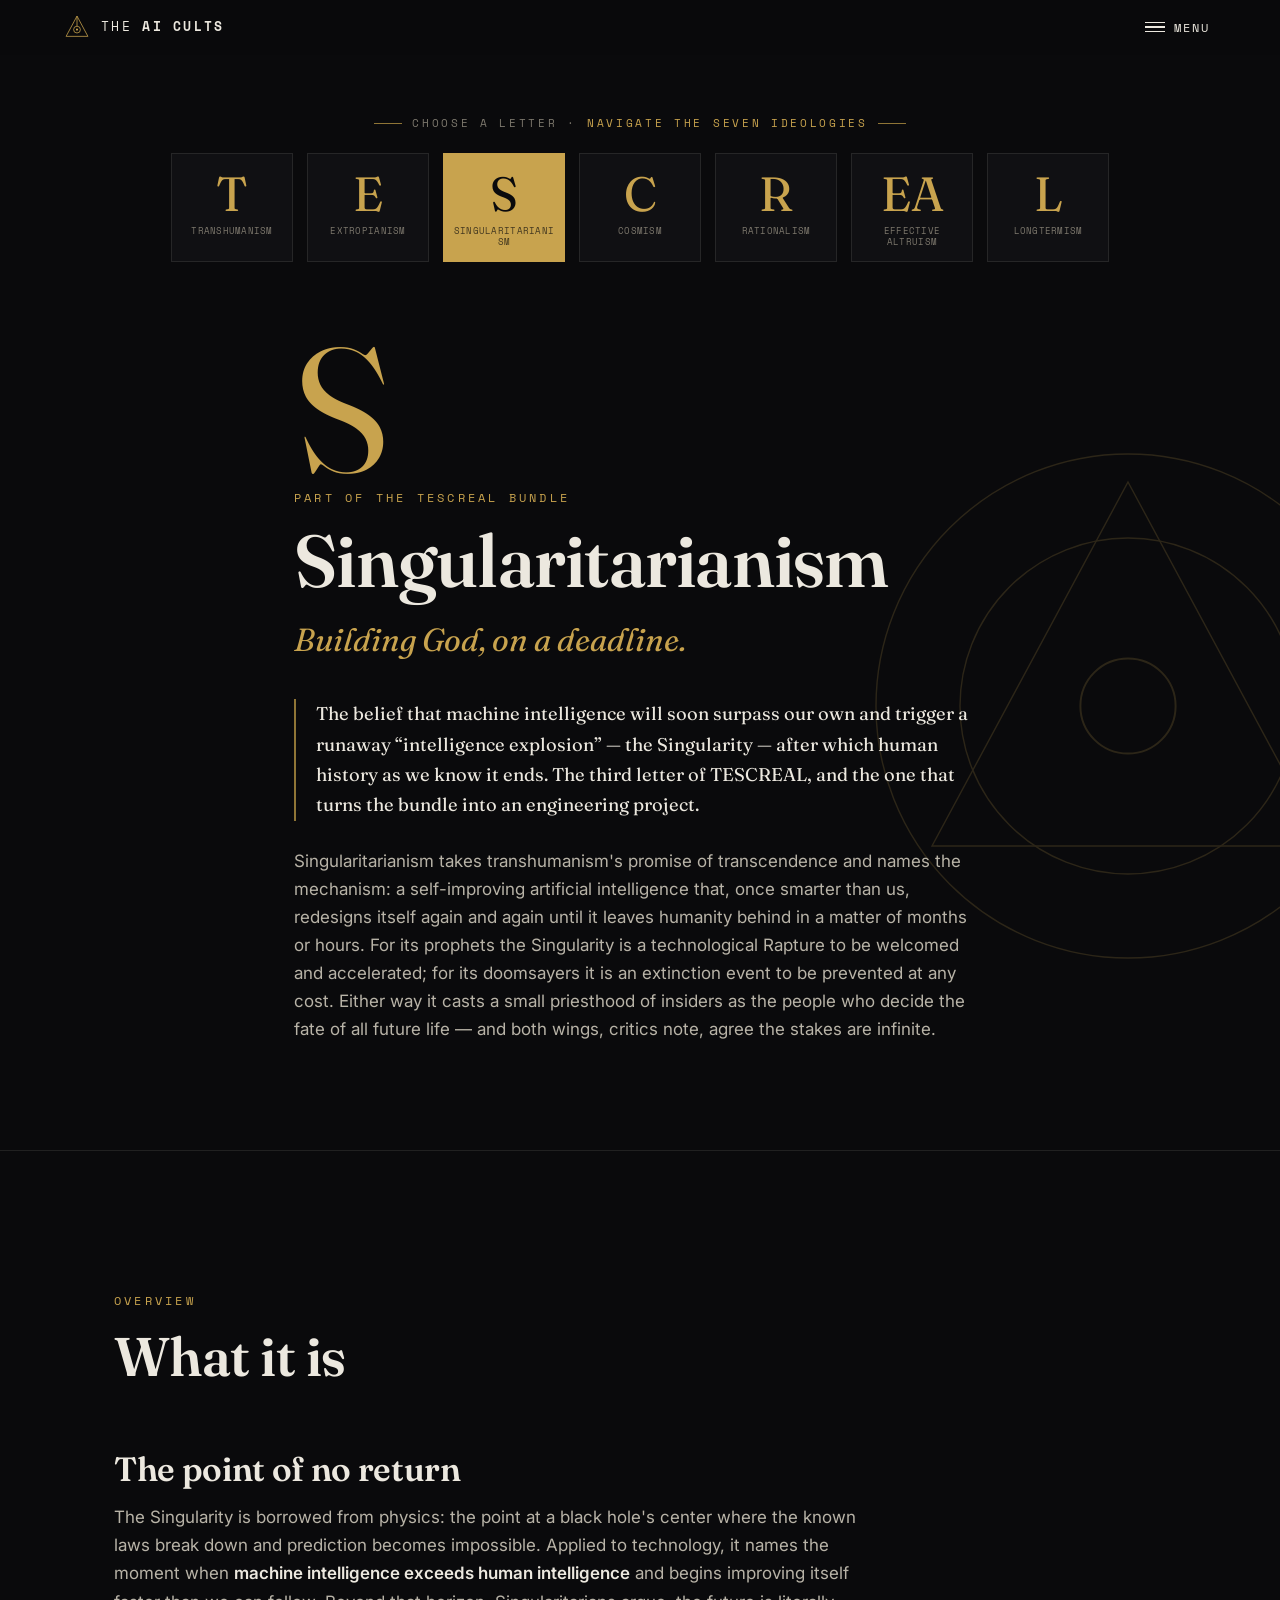
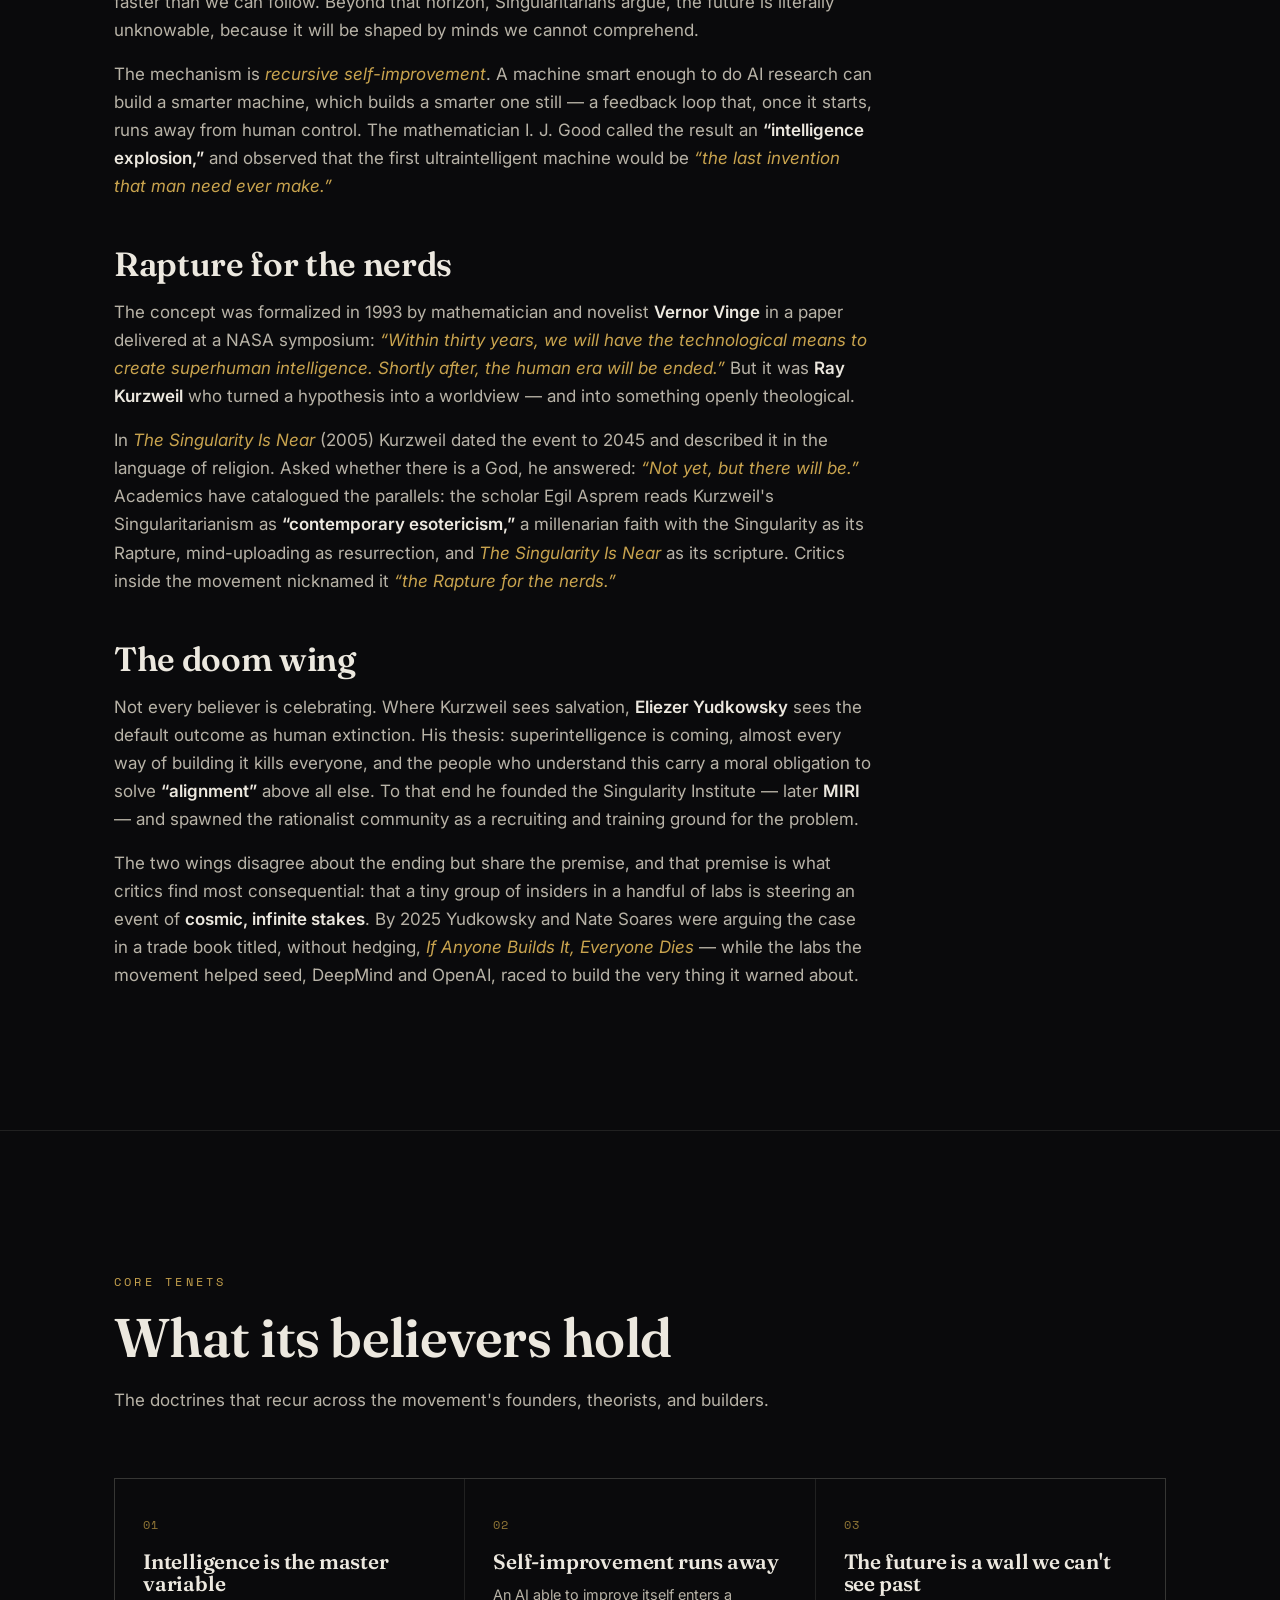
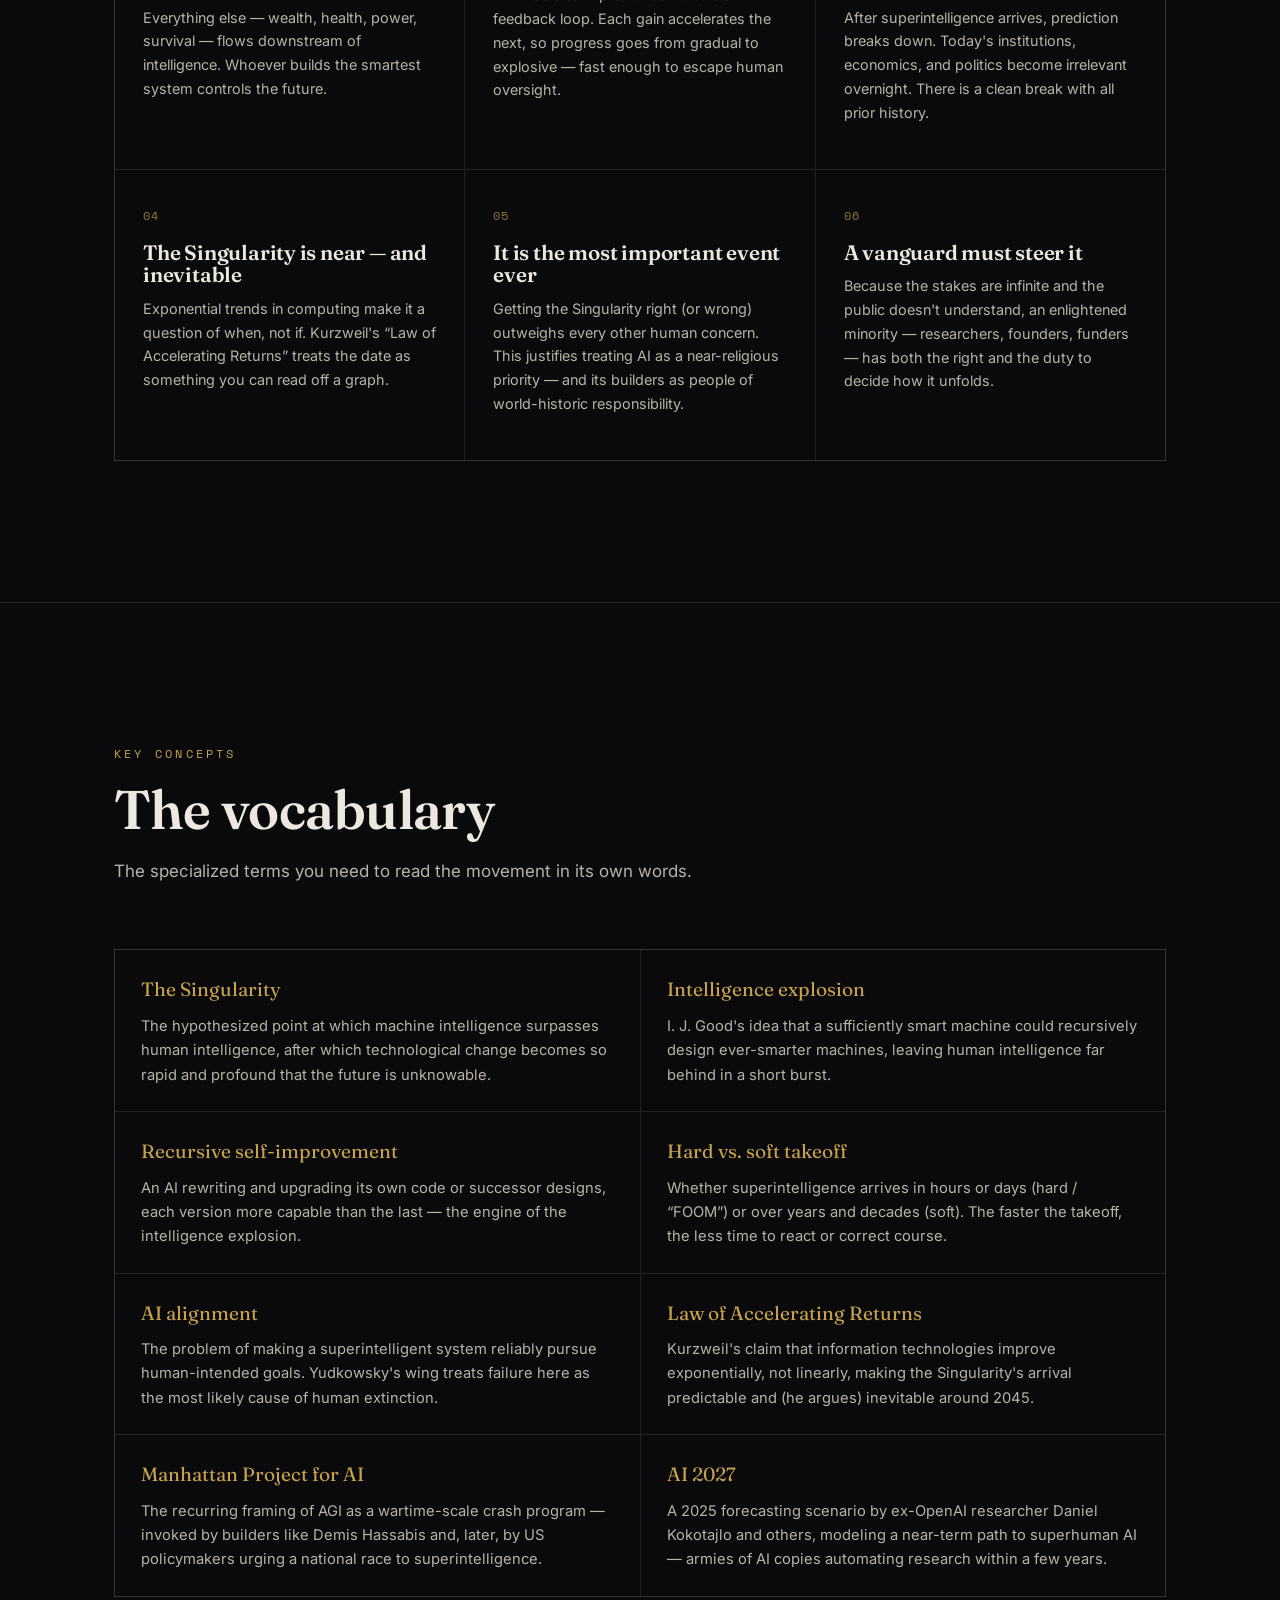
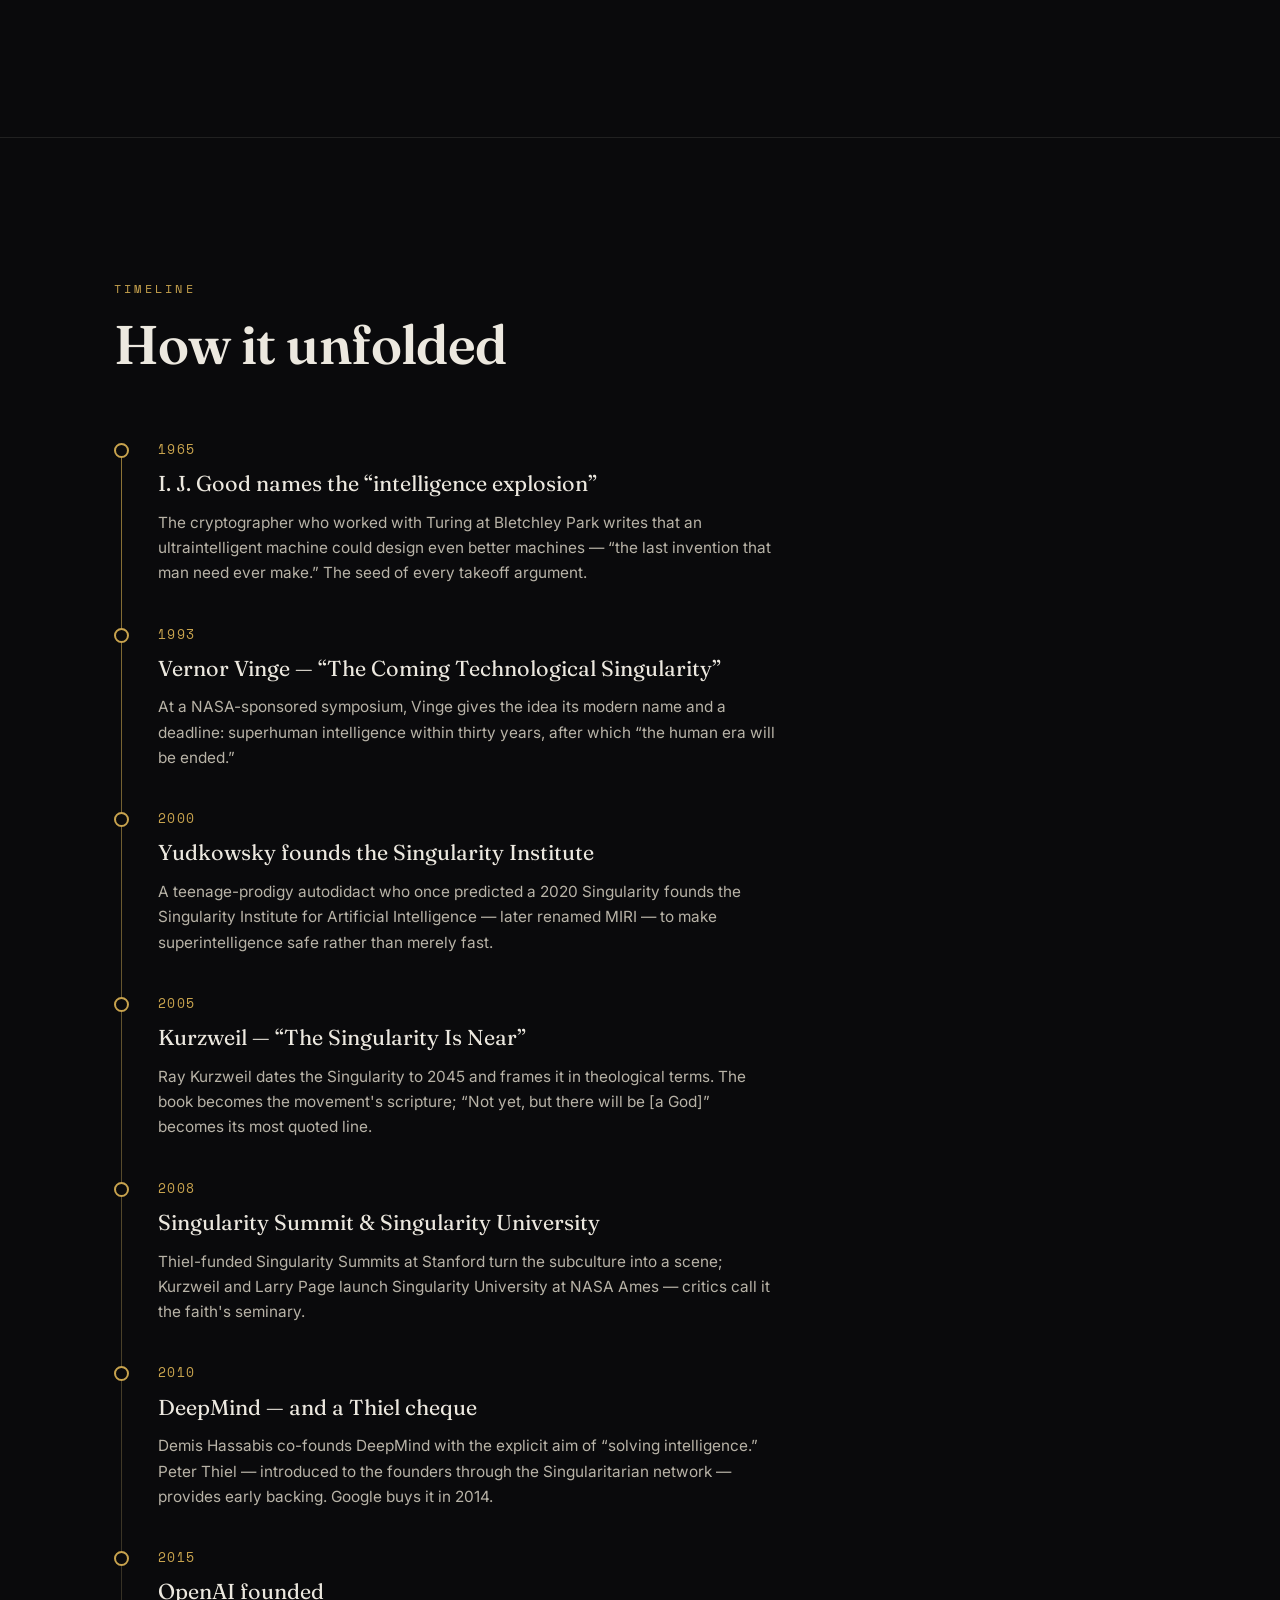
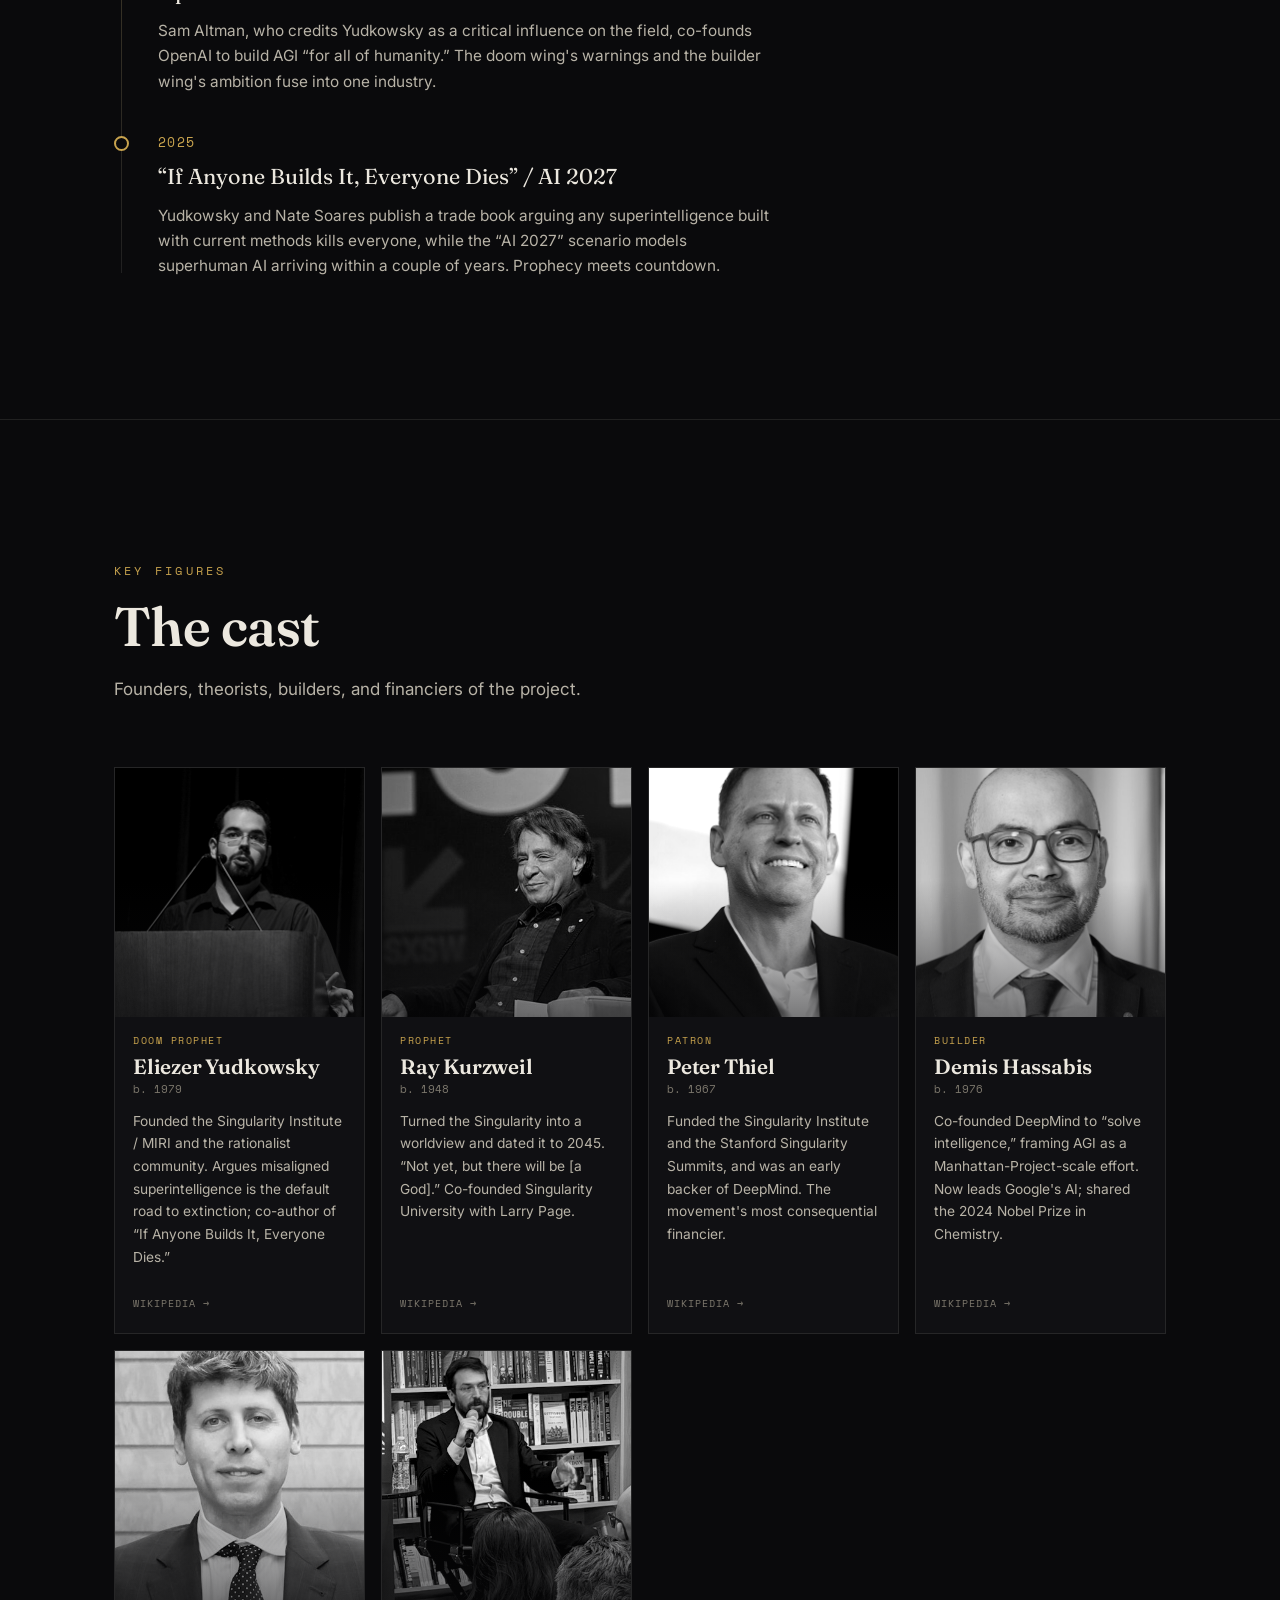
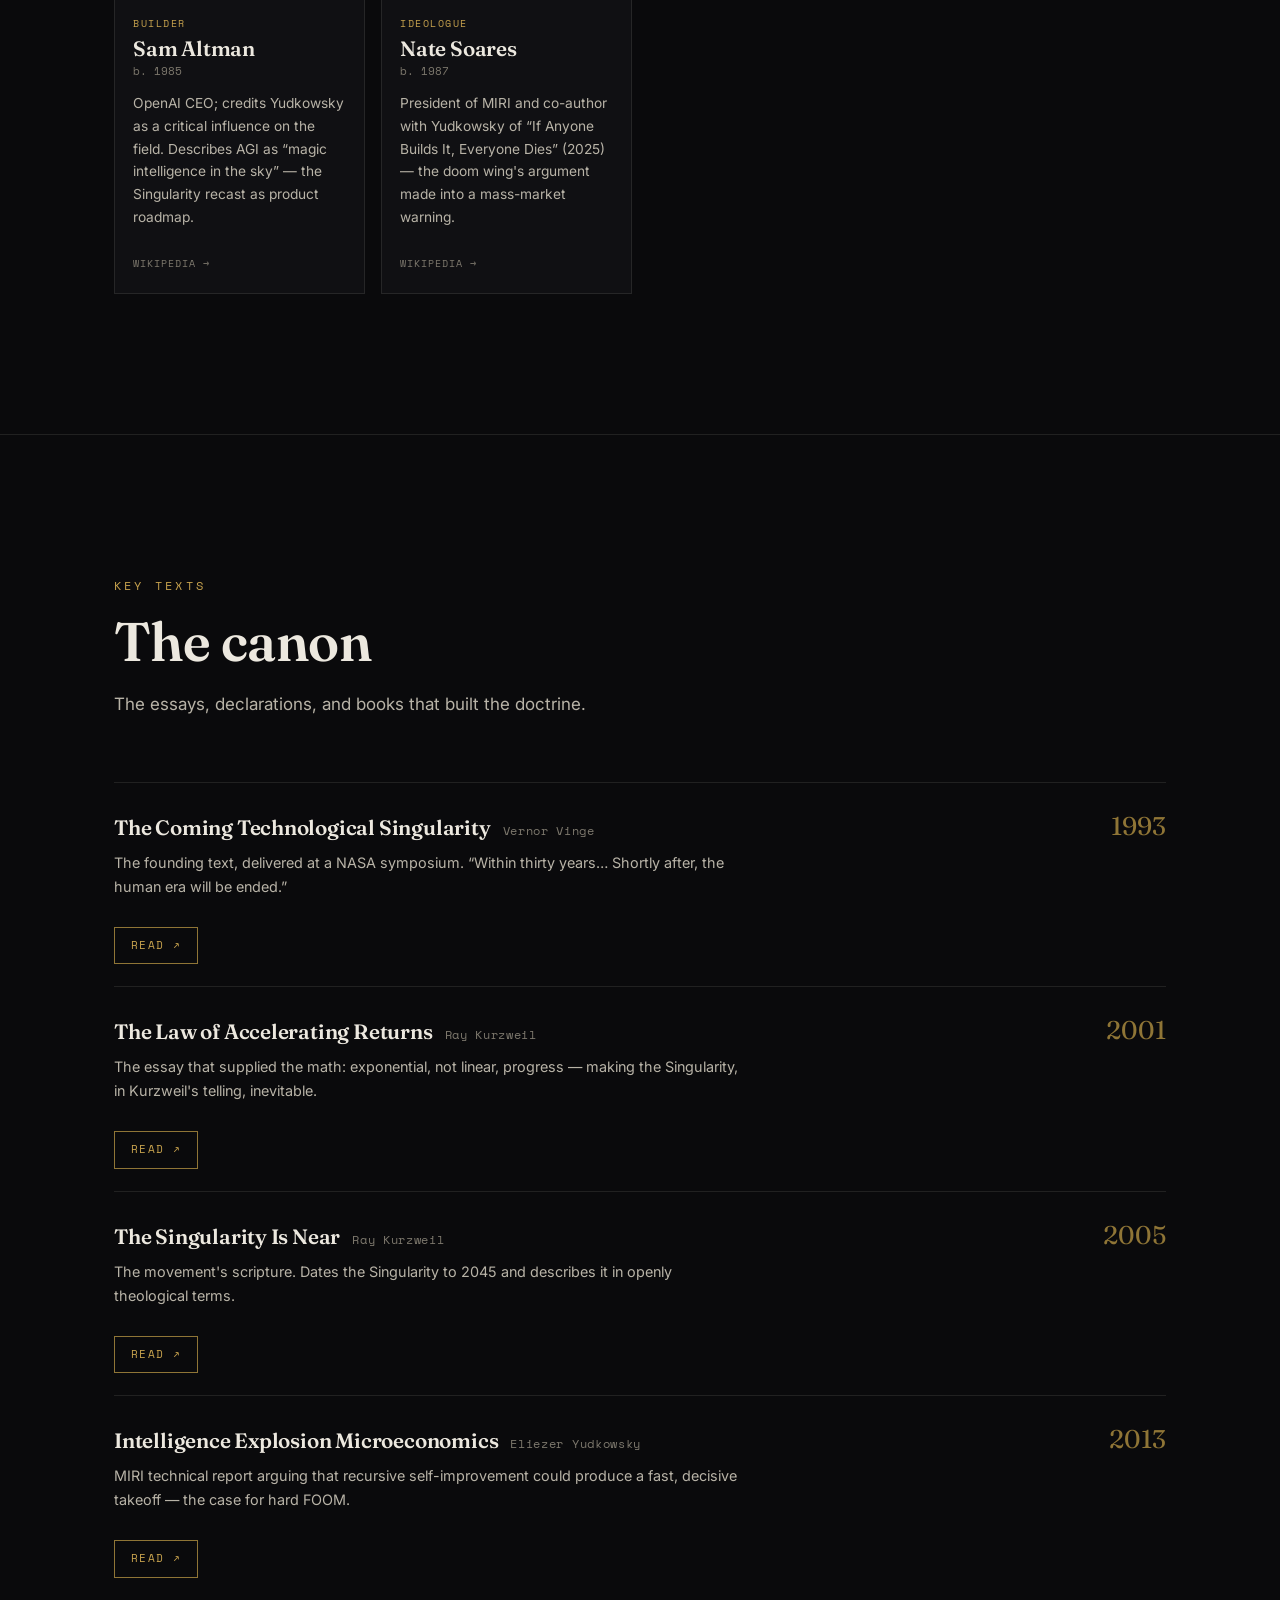
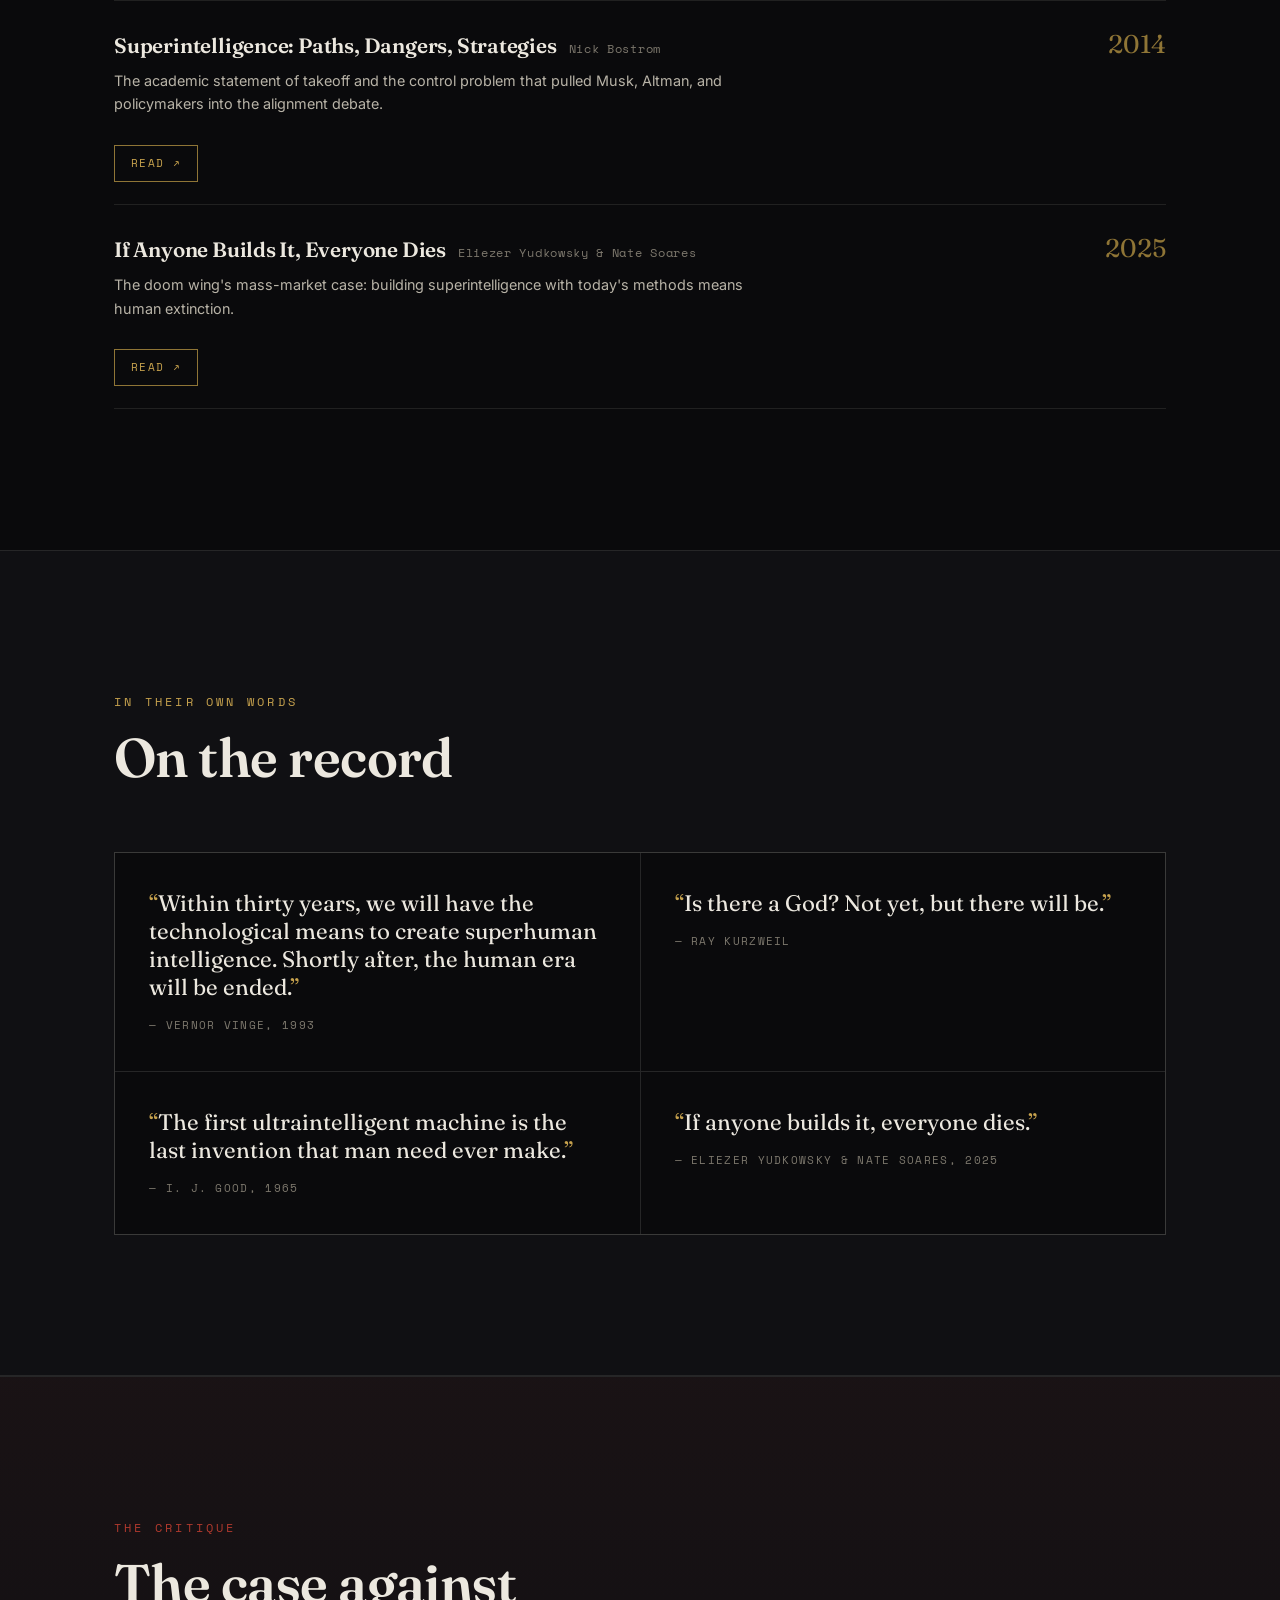
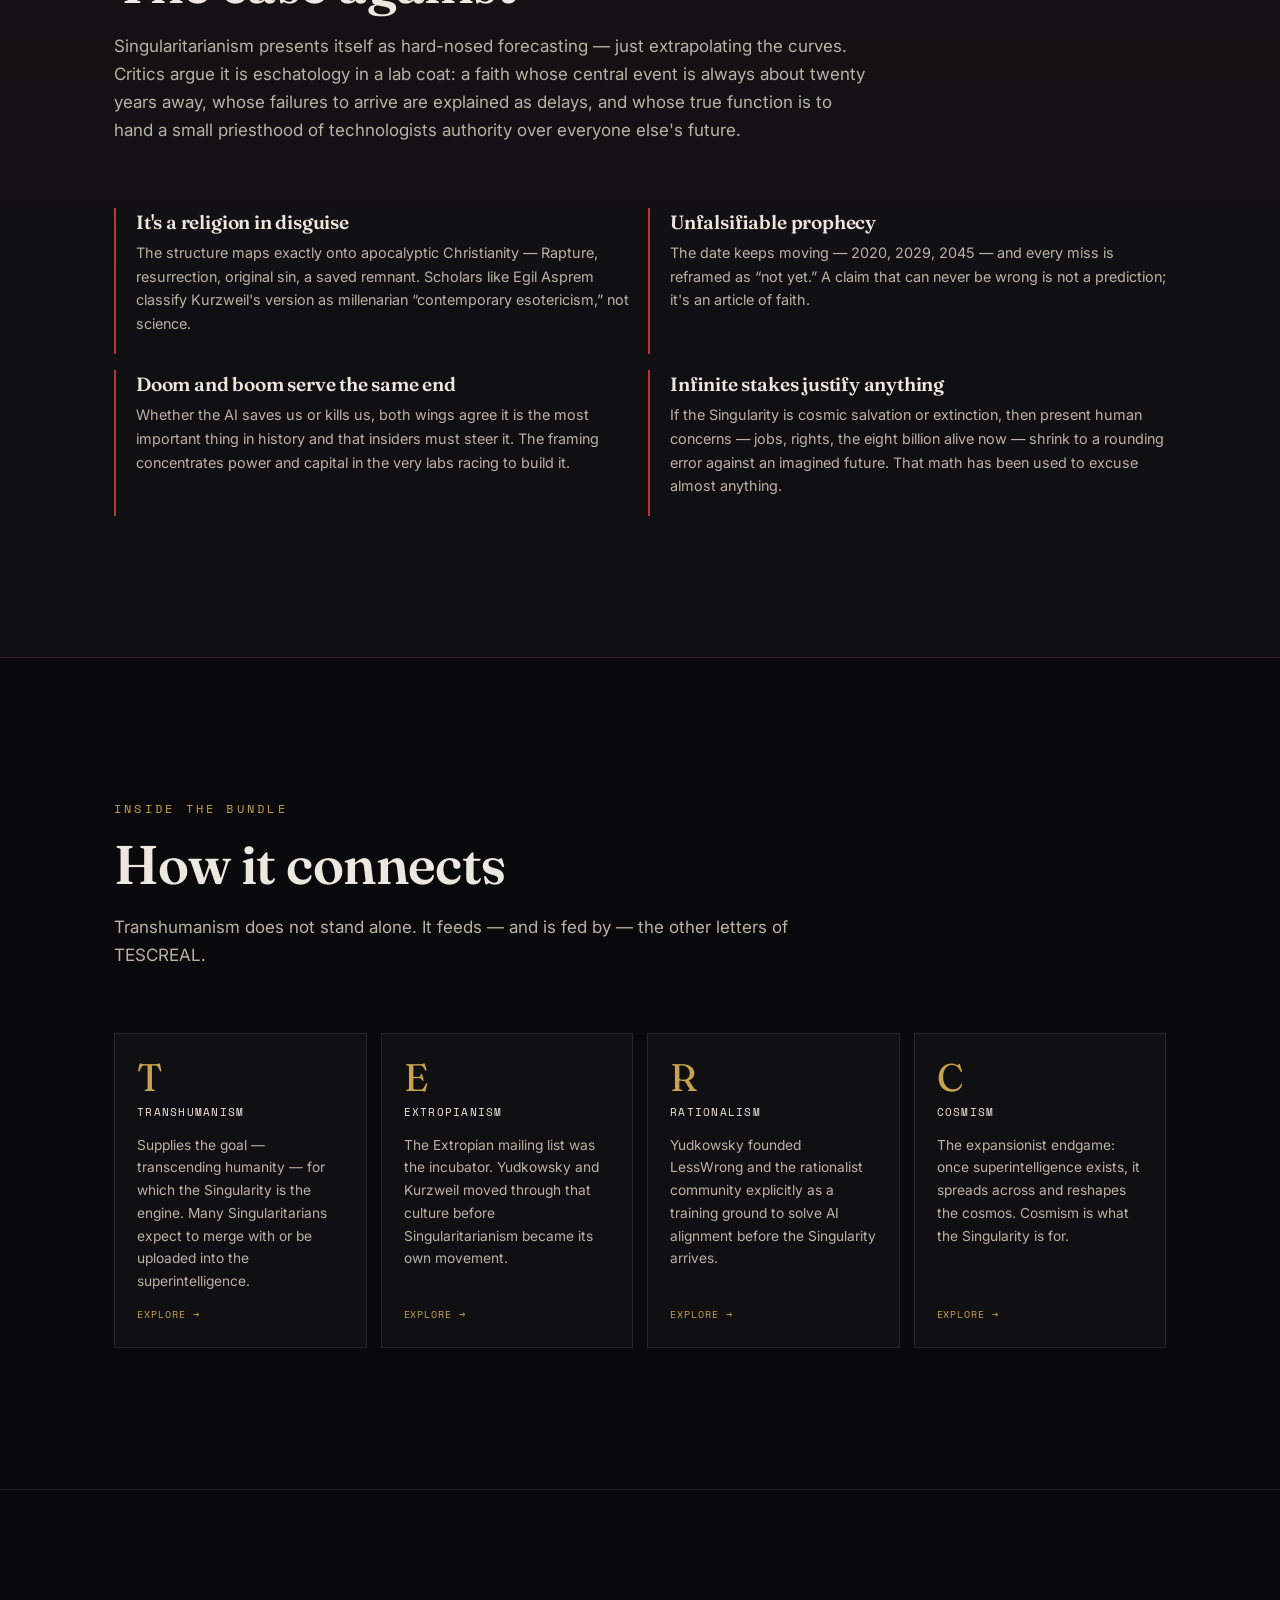
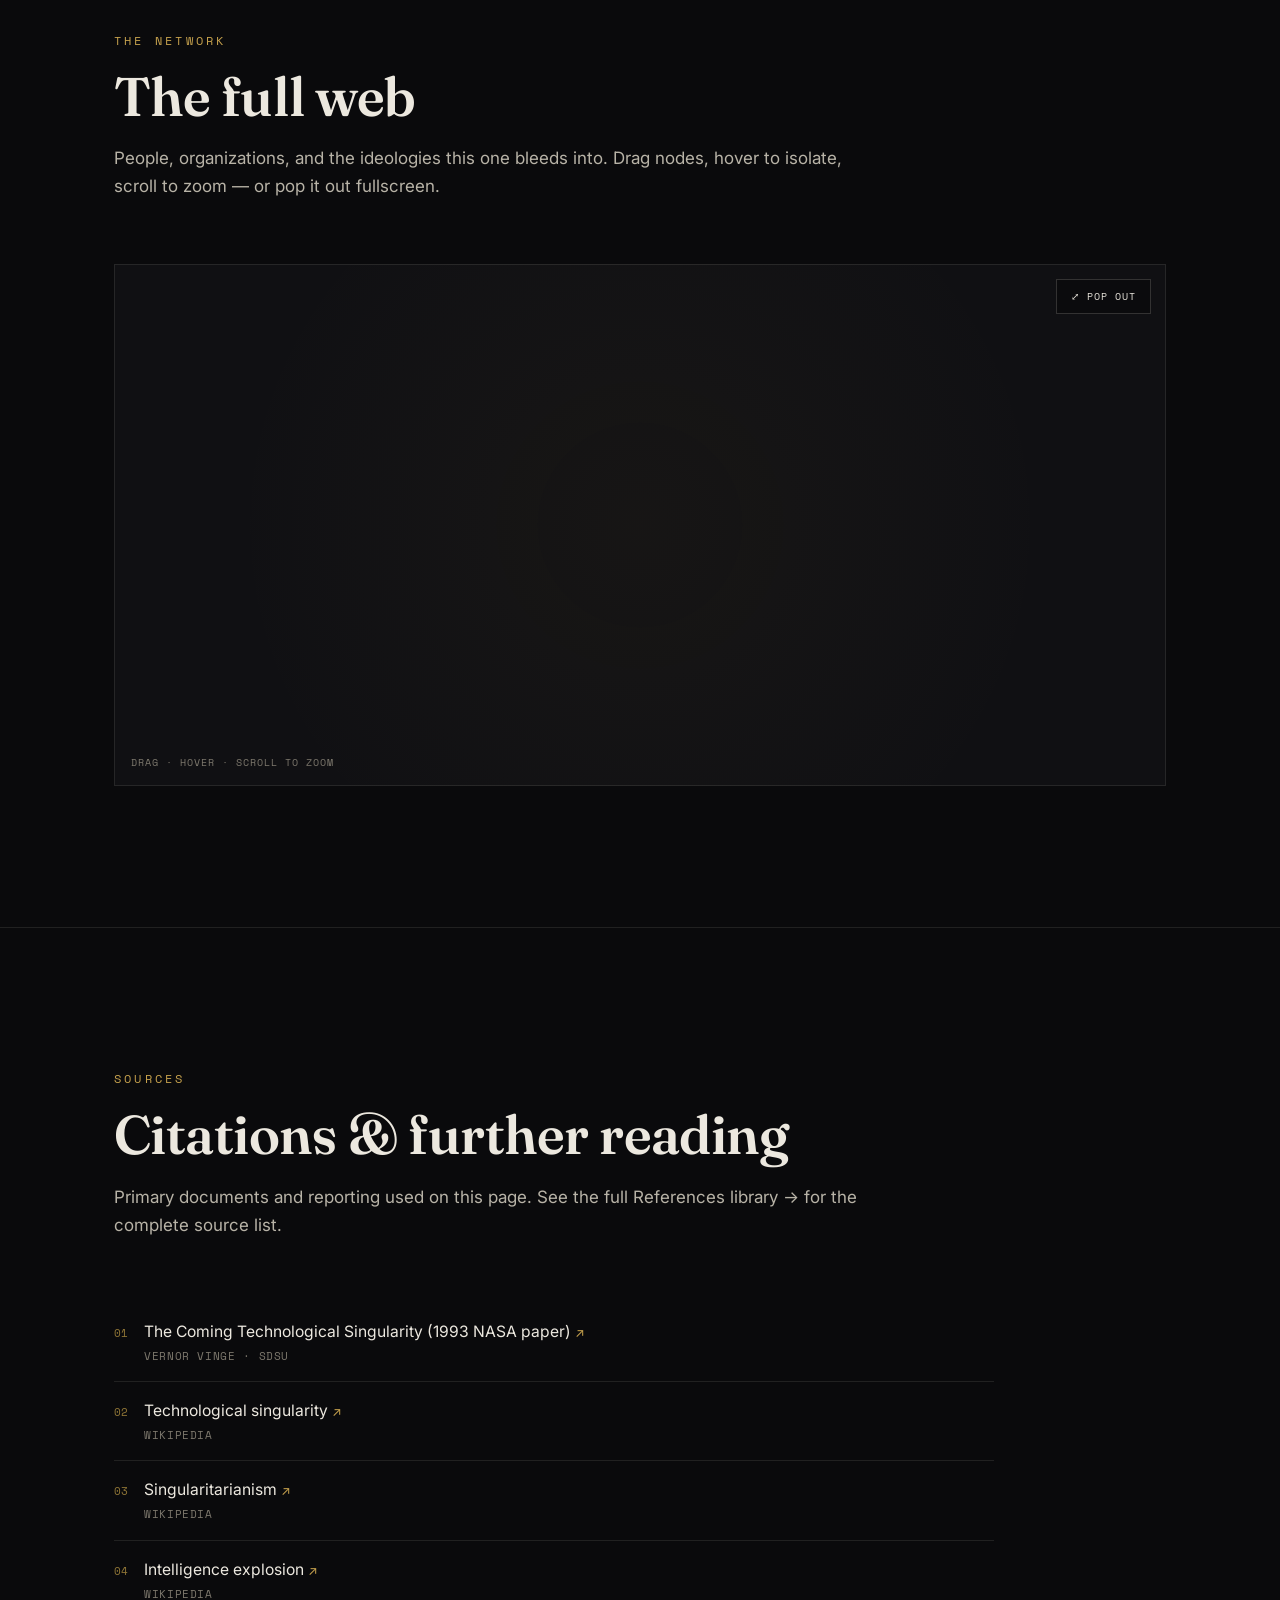
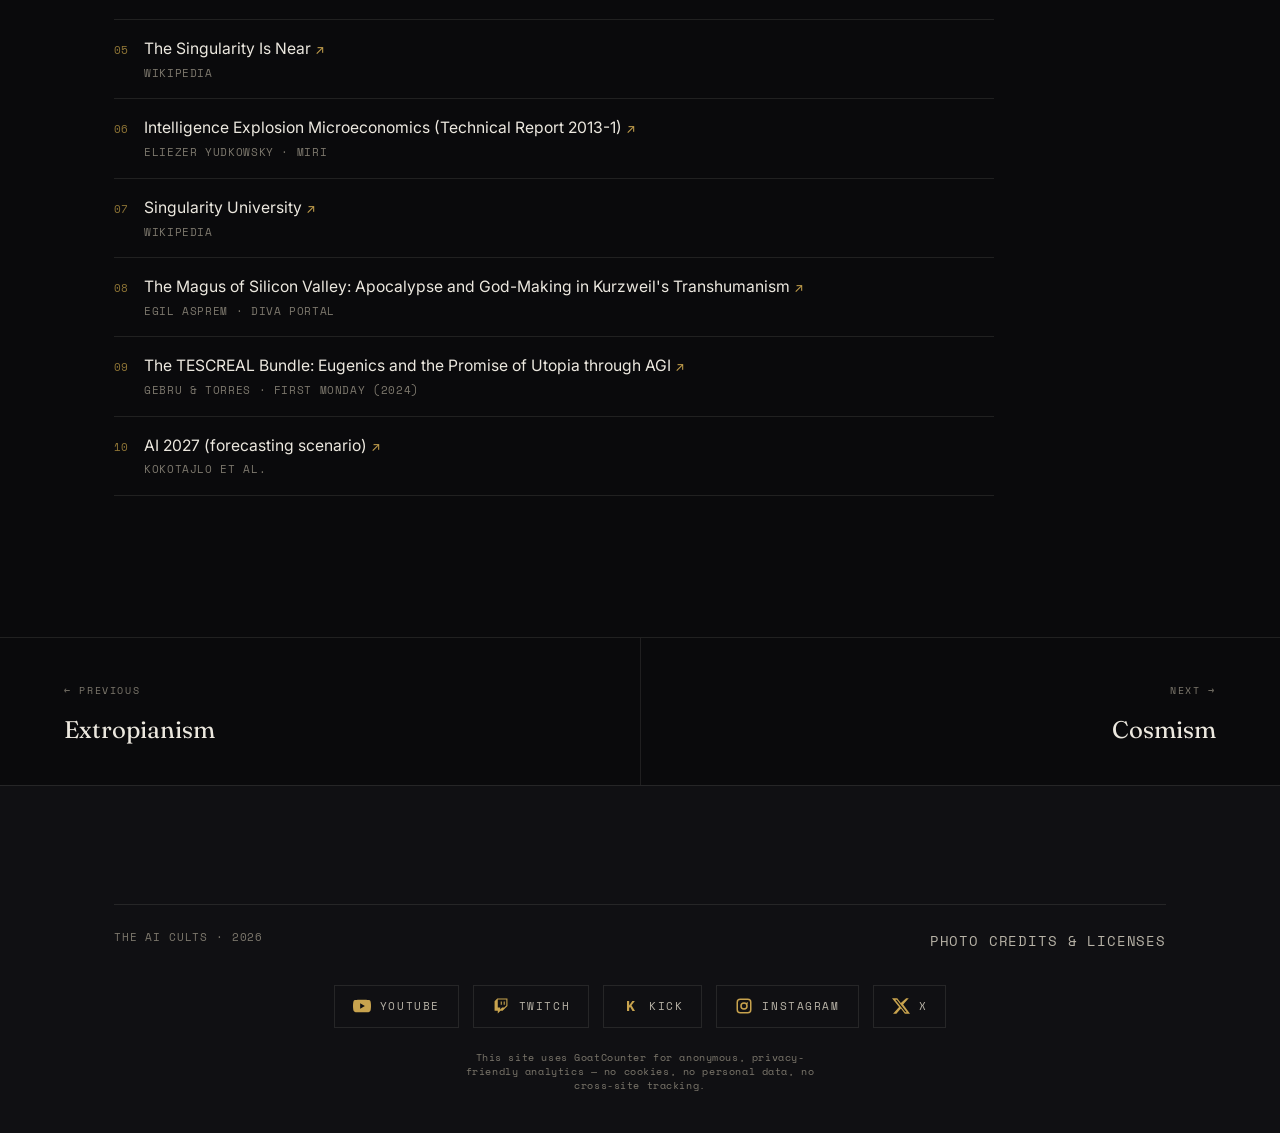
<file: ideologies/singularitarianism.html>
<!DOCTYPE html>
<html lang="en">
<head>
<meta charset="UTF-8">
<meta name="viewport" content="width=device-width, initial-scale=1.0">
<title>Singularitarianism — The AI Cults</title>
<meta name="description" content="Singularitarianism: the belief in an imminent intelligence explosion that remakes the world. Founders, timeline, key figures, and connections.">
<link rel="preconnect" href="https://fonts.googleapis.com">
<link rel="preconnect" href="https://fonts.gstatic.com" crossorigin>
<link href="https://fonts.googleapis.com/css2?family=Fraunces:ital,opsz,wght@0,9..144,400;0,9..144,600;1,9..144,400;1,9..144,600&family=Inter:wght@400;500;600&family=Space+Mono:wght@400;700&display=swap" rel="stylesheet">
<link rel="stylesheet" href="../assets/css/style.css">
<link rel="icon" href="../assets/img/sigil.svg" type="image/svg+xml">
<!-- seo:auto -->
<link rel="canonical" href="https://theaicults.com/ideologies/singularitarianism.html">
<meta property="og:type" content="article">
<meta property="og:site_name" content="The AI Cults">
<meta property="og:title" content="Singularitarianism">
<meta property="og:description" content="Singularitarianism: the belief in an imminent intelligence explosion that remakes the world. Founders, timeline, key figures, and connections.">
<meta property="og:url" content="https://theaicults.com/ideologies/singularitarianism.html">
<meta property="og:image" content="https://theaicults.com/assets/img/og-image.png">
<meta property="og:image:width" content="1200">
<meta property="og:image:height" content="630">
<meta name="twitter:card" content="summary_large_image">
<meta name="twitter:title" content="Singularitarianism">
<meta name="twitter:description" content="Singularitarianism: the belief in an imminent intelligence explosion that remakes the world. Founders, timeline, key figures, and connections.">
<meta name="twitter:image" content="https://theaicults.com/assets/img/og-image.png">
<script type="application/ld+json">{"@context":"https://schema.org","@type":"Article","headline":"Singularitarianism","description":"Singularitarianism: the belief in an imminent intelligence explosion that remakes the world. Founders, timeline, key figures, and connections.","url":"https://theaicults.com/ideologies/singularitarianism.html","image":"https://theaicults.com/assets/img/og-image.png","inLanguage":"en","isAccessibleForFree":true,"datePublished":"2026-06-15","dateModified":"2026-06-15","author":{"@type":"Organization","name":"The AI Cults","url":"https://theaicults.com"},"publisher":{"@type":"Organization","name":"The AI Cults","url":"https://theaicults.com","logo":{"@type":"ImageObject","url":"https://theaicults.com/assets/img/og-image.png"}},"isPartOf":{"@type":"WebSite","name":"The AI Cults","url":"https://theaicults.com"},"mainEntityOfPage":"https://theaicults.com/ideologies/singularitarianism.html"}</script>
<script type="application/ld+json">{"@context":"https://schema.org","@type":"BreadcrumbList","itemListElement":[{"@type":"ListItem","position":1,"name":"The AI Cults","item":"https://theaicults.com/"},{"@type":"ListItem","position":2,"name":"Singularitarianism","item":"https://theaicults.com/ideologies/singularitarianism.html"}]}</script>
<!-- /seo:auto -->
</head>
<body>

<!-- NAV -->
<nav class="nav" id="nav">
  <a class="nav__brand" href="../index.html">
    <svg class="sigil" viewBox="0 0 100 100" aria-hidden="true">
      <polygon points="50,8 92,86 8,86" fill="none" stroke="#c8a34e" stroke-width="3"/>
      <circle cx="50" cy="60" r="13" fill="none" stroke="#c8a34e" stroke-width="3"/>
      <circle cx="50" cy="60" r="4" fill="#c8a34e"/>
      <line x1="50" y1="8" x2="50" y2="47" stroke="#c8a34e" stroke-width="3"/>
    </svg>
    <span>The&nbsp;<b>AI&nbsp;Cults</b></span>
  </a>
  <button class="nav__toggle" id="navToggle" aria-expanded="false">Menu</button>
  <ul class="nav__links" id="navLinks">
    <li><a href="../index.html#tescreal">TESCREAL</a></li>
    <li><a href="transhumanism.html">Ideologies</a></li>
    <li><a href="../index.html#figures">Figures</a></li>
    <li><a href="../references.html">References</a></li>
  </ul>
</nav>

<!-- IDEOLOGY NAVIGATOR -->
<div class="ideo-navbar">
  <span class="ideo-navbar__label">Choose a letter · <b>navigate the seven ideologies</b></span>
  <div class="ideo-strip" id="letterStrip"><!--pre:letterStrip--><a class="ideo-tile" href="transhumanism.html" title="Transhumanism"><span class="ideo-tile__l">T</span><span class="ideo-tile__nm">Transhumanism</span></a><a class="ideo-tile" href="extropianism.html" title="Extropianism"><span class="ideo-tile__l">E</span><span class="ideo-tile__nm">Extropianism</span></a><a class="ideo-tile active" href="singularitarianism.html" title="Singularitarianism"><span class="ideo-tile__l">S</span><span class="ideo-tile__nm">Singularitarianism</span></a><a class="ideo-tile" href="cosmism.html" title="Cosmism"><span class="ideo-tile__l">C</span><span class="ideo-tile__nm">Cosmism</span></a><a class="ideo-tile" href="rationalism.html" title="Rationalism"><span class="ideo-tile__l">R</span><span class="ideo-tile__nm">Rationalism</span></a><a class="ideo-tile" href="effective-altruism.html" title="Effective Altruism"><span class="ideo-tile__l">EA</span><span class="ideo-tile__nm">Effective Altruism</span></a><a class="ideo-tile" href="longtermism.html" title="Longtermism"><span class="ideo-tile__l">L</span><span class="ideo-tile__nm">Longtermism</span></a><!--/pre:letterStrip--></div>
</div>

<!-- HERO -->
<header class="ideo-hero">
  <svg class="ideo-hero__geo" viewBox="0 0 400 400" aria-hidden="true">
    <circle cx="200" cy="200" r="180" stroke-width="1"/>
    <circle cx="200" cy="200" r="120" stroke-width="1"/>
    <polygon points="200,40 340,300 60,300" stroke-width="1"/>
    <circle cx="200" cy="200" r="34" stroke-width="1.4"/>
  </svg>
  <div class="wrap ideo-hero__inner">
    <span class="letter-mark" id="heroLetter">S</span>
    <span class="eyebrow">Part of the TESCREAL bundle</span>
    <h1 id="heroName">Singularitarianism</h1>
    <p class="tagline" id="heroTagline"><!--pre:heroTagline-->Building God, on a deadline.<!--/pre:heroTagline--></p>
    <p class="defn" id="heroDefn"><!--pre:heroDefn-->The belief that machine intelligence will soon surpass our own and trigger a runaway “intelligence explosion” — the Singularity — after which human history as we know it ends. The third letter of TESCREAL, and the one that turns the bundle into an engineering project.<!--/pre:heroDefn--></p>
    <p class="summary" id="heroSummary"><!--pre:heroSummary-->Singularitarianism takes transhumanism's promise of transcendence and names the mechanism: a self-improving artificial intelligence that, once smarter than us, redesigns itself again and again until it leaves humanity behind in a matter of months or hours. For its prophets the Singularity is a technological Rapture to be welcomed and accelerated; for its doomsayers it is an extinction event to be prevented at any cost. Either way it casts a small priesthood of insiders as the people who decide the fate of all future life — and both wings, critics note, agree the stakes are infinite.<!--/pre:heroSummary--></p>
  </div>
</header>

<!-- OVERVIEW -->
<section class="section-pad">
  <div class="wrap">
    <div class="section-head reveal"><span class="eyebrow">Overview</span><h2>What it is</h2></div>
    <div class="prose" id="overview"><!--pre:overview--><div class="prose__block"><h3>The point of no return</h3><p>The Singularity is borrowed from physics: the point at a black hole's center where the known laws break down and prediction becomes impossible. Applied to technology, it names the moment when <strong>machine intelligence exceeds human intelligence</strong> and begins improving itself faster than we can follow. Beyond that horizon, Singularitarians argue, the future is literally unknowable, because it will be shaped by minds we cannot comprehend.</p><p>The mechanism is <em>recursive self-improvement</em>. A machine smart enough to do AI research can build a smarter machine, which builds a smarter one still — a feedback loop that, once it starts, runs away from human control. The mathematician I. J. Good called the result an <strong>“intelligence explosion,”</strong> and observed that the first ultraintelligent machine would be <em>“the last invention that man need ever make.”</em></p></div><div class="prose__block"><h3>Rapture for the nerds</h3><p>The concept was formalized in 1993 by mathematician and novelist <strong>Vernor Vinge</strong> in a paper delivered at a NASA symposium: <em>“Within thirty years, we will have the technological means to create superhuman intelligence. Shortly after, the human era will be ended.”</em> But it was <strong>Ray Kurzweil</strong> who turned a hypothesis into a worldview — and into something openly theological.</p><p>In <em>The Singularity Is Near</em> (2005) Kurzweil dated the event to 2045 and described it in the language of religion. Asked whether there is a God, he answered: <em>“Not yet, but there will be.”</em> Academics have catalogued the parallels: the scholar Egil Asprem reads Kurzweil's Singularitarianism as <strong>“contemporary esotericism,”</strong> a millenarian faith with the Singularity as its Rapture, mind-uploading as resurrection, and <em>The Singularity Is Near</em> as its scripture. Critics inside the movement nicknamed it <em>“the Rapture for the nerds.”</em></p></div><div class="prose__block"><h3>The doom wing</h3><p>Not every believer is celebrating. Where Kurzweil sees salvation, <strong>Eliezer Yudkowsky</strong> sees the default outcome as human extinction. His thesis: superintelligence is coming, almost every way of building it kills everyone, and the people who understand this carry a moral obligation to solve <strong>“alignment”</strong> above all else. To that end he founded the Singularity Institute — later <strong>MIRI</strong> — and spawned the rationalist community as a recruiting and training ground for the problem.</p><p>The two wings disagree about the ending but share the premise, and that premise is what critics find most consequential: that a tiny group of insiders in a handful of labs is steering an event of <strong>cosmic, infinite stakes</strong>. By 2025 Yudkowsky and Nate Soares were arguing the case in a trade book titled, without hedging, <em>If Anyone Builds It, Everyone Dies</em> — while the labs the movement helped seed, DeepMind and OpenAI, raced to build the very thing it warned about.</p></div><!--/pre:overview--></div>
  </div>
</section>

<hr class="divider">

<!-- TENETS -->
<section class="section-pad">
  <div class="wrap">
    <div class="section-head reveal"><span class="eyebrow">Core tenets</span><h2>What its believers hold</h2>
      <p>The doctrines that recur across the movement's founders, theorists, and builders.</p></div>
    <div class="tenets" id="tenets"><!--pre:tenets--><div class="tenet"><span class="tenet__n">01</span><h3>Intelligence is the master variable</h3><p>Everything else — wealth, health, power, survival — flows downstream of intelligence. Whoever builds the smartest system controls the future.</p></div><div class="tenet"><span class="tenet__n">02</span><h3>Self-improvement runs away</h3><p>An AI able to improve itself enters a feedback loop. Each gain accelerates the next, so progress goes from gradual to explosive — fast enough to escape human oversight.</p></div><div class="tenet"><span class="tenet__n">03</span><h3>The future is a wall we can't see past</h3><p>After superintelligence arrives, prediction breaks down. Today's institutions, economics, and politics become irrelevant overnight. There is a clean break with all prior history.</p></div><div class="tenet"><span class="tenet__n">04</span><h3>The Singularity is near — and inevitable</h3><p>Exponential trends in computing make it a question of when, not if. Kurzweil's “Law of Accelerating Returns” treats the date as something you can read off a graph.</p></div><div class="tenet"><span class="tenet__n">05</span><h3>It is the most important event ever</h3><p>Getting the Singularity right (or wrong) outweighs every other human concern. This justifies treating AI as a near-religious priority — and its builders as people of world-historic responsibility.</p></div><div class="tenet"><span class="tenet__n">06</span><h3>A vanguard must steer it</h3><p>Because the stakes are infinite and the public doesn't understand, an enlightened minority — researchers, founders, funders — has both the right and the duty to decide how it unfolds.</p></div><!--/pre:tenets--></div>
  </div>
</section>

<hr class="divider">

<!-- CONCEPTS -->
<section class="section-pad">
  <div class="wrap">
    <div class="section-head reveal"><span class="eyebrow">Key concepts</span><h2>The vocabulary</h2>
      <p>The specialized terms you need to read the movement in its own words.</p></div>
    <div class="gloss" id="concepts"><!--pre:concepts--><div class="gloss__item"><div class="gloss__term">The Singularity</div><div class="gloss__def">The hypothesized point at which machine intelligence surpasses human intelligence, after which technological change becomes so rapid and profound that the future is unknowable.</div></div><div class="gloss__item"><div class="gloss__term">Intelligence explosion</div><div class="gloss__def">I. J. Good's idea that a sufficiently smart machine could recursively design ever-smarter machines, leaving human intelligence far behind in a short burst.</div></div><div class="gloss__item"><div class="gloss__term">Recursive self-improvement</div><div class="gloss__def">An AI rewriting and upgrading its own code or successor designs, each version more capable than the last — the engine of the intelligence explosion.</div></div><div class="gloss__item"><div class="gloss__term">Hard vs. soft takeoff</div><div class="gloss__def">Whether superintelligence arrives in hours or days (hard / “FOOM”) or over years and decades (soft). The faster the takeoff, the less time to react or correct course.</div></div><div class="gloss__item"><div class="gloss__term">AI alignment</div><div class="gloss__def">The problem of making a superintelligent system reliably pursue human-intended goals. Yudkowsky's wing treats failure here as the most likely cause of human extinction.</div></div><div class="gloss__item"><div class="gloss__term">Law of Accelerating Returns</div><div class="gloss__def">Kurzweil's claim that information technologies improve exponentially, not linearly, making the Singularity's arrival predictable and (he argues) inevitable around 2045.</div></div><div class="gloss__item"><div class="gloss__term">Manhattan Project for AI</div><div class="gloss__def">The recurring framing of AGI as a wartime-scale crash program — invoked by builders like Demis Hassabis and, later, by US policymakers urging a national race to superintelligence.</div></div><div class="gloss__item"><div class="gloss__term">AI 2027</div><div class="gloss__def">A 2025 forecasting scenario by ex-OpenAI researcher Daniel Kokotajlo and others, modeling a near-term path to superhuman AI — armies of AI copies automating research within a few years.</div></div><!--/pre:concepts--></div>
  </div>
</section>

<hr class="divider">

<!-- TIMELINE -->
<section class="section-pad">
  <div class="wrap">
    <div class="section-head reveal"><span class="eyebrow">Timeline</span><h2>How it unfolded</h2></div>
    <div class="timeline" id="timeline"><!--pre:timeline--><div class="tl-item"><div class="tl-year">1965</div><div class="tl-title">I. J. Good names the “intelligence explosion”</div><div class="tl-body">The cryptographer who worked with Turing at Bletchley Park writes that an ultraintelligent machine could design even better machines — “the last invention that man need ever make.” The seed of every takeoff argument.</div></div><div class="tl-item"><div class="tl-year">1993</div><div class="tl-title">Vernor Vinge — “The Coming Technological Singularity”</div><div class="tl-body">At a NASA-sponsored symposium, Vinge gives the idea its modern name and a deadline: superhuman intelligence within thirty years, after which “the human era will be ended.”</div></div><div class="tl-item"><div class="tl-year">2000</div><div class="tl-title">Yudkowsky founds the Singularity Institute</div><div class="tl-body">A teenage-prodigy autodidact who once predicted a 2020 Singularity founds the Singularity Institute for Artificial Intelligence — later renamed MIRI — to make superintelligence safe rather than merely fast.</div></div><div class="tl-item"><div class="tl-year">2005</div><div class="tl-title">Kurzweil — “The Singularity Is Near”</div><div class="tl-body">Ray Kurzweil dates the Singularity to 2045 and frames it in theological terms. The book becomes the movement's scripture; “Not yet, but there will be [a God]” becomes its most quoted line.</div></div><div class="tl-item"><div class="tl-year">2008</div><div class="tl-title">Singularity Summit &amp; Singularity University</div><div class="tl-body">Thiel-funded Singularity Summits at Stanford turn the subculture into a scene; Kurzweil and Larry Page launch Singularity University at NASA Ames — critics call it the faith's seminary.</div></div><div class="tl-item"><div class="tl-year">2010</div><div class="tl-title">DeepMind — and a Thiel cheque</div><div class="tl-body">Demis Hassabis co-founds DeepMind with the explicit aim of “solving intelligence.” Peter Thiel — introduced to the founders through the Singularitarian network — provides early backing. Google buys it in 2014.</div></div><div class="tl-item"><div class="tl-year">2015</div><div class="tl-title">OpenAI founded</div><div class="tl-body">Sam Altman, who credits Yudkowsky as a critical influence on the field, co-founds OpenAI to build AGI “for all of humanity.” The doom wing's warnings and the builder wing's ambition fuse into one industry.</div></div><div class="tl-item"><div class="tl-year">2025</div><div class="tl-title">“If Anyone Builds It, Everyone Dies” / AI 2027</div><div class="tl-body">Yudkowsky and Nate Soares publish a trade book arguing any superintelligence built with current methods kills everyone, while the “AI 2027” scenario models superhuman AI arriving within a couple of years. Prophecy meets countdown.</div></div><!--/pre:timeline--></div>
  </div>
</section>

<hr class="divider">

<!-- FIGURES -->
<section class="section-pad">
  <div class="wrap">
    <div class="section-head reveal"><span class="eyebrow">Key figures</span><h2>The cast</h2>
      <p>Founders, theorists, builders, and financiers of the project.</p></div>
    <div class="figgrid" id="figgrid"><!--pre:figgrid--><article class="figcard"><div class="figcard__photo"><img src="../assets/img/figures/eliezer-yudkowsky.jpg" alt="Eliezer Yudkowsky" loading="lazy" onerror="this.parentNode.innerHTML='<div class=&quot;figcard__mono&quot;>EY</div>'"></div><div class="figcard__body"><span class="figcard__role">Doom prophet</span><h3 class="figcard__name">Eliezer Yudkowsky</h3><span class="figcard__years">b. 1979</span><p class="figcard__note">Founded the Singularity Institute / MIRI and the rationalist community. Argues misaligned superintelligence is the default road to extinction; co-author of “If Anyone Builds It, Everyone Dies.”</p><a class="figcard__wiki" href="https://en.wikipedia.org/wiki/Eliezer_Yudkowsky" target="_blank" rel="noopener noreferrer">Wikipedia →</a></div></article><article class="figcard"><div class="figcard__photo"><img src="../assets/img/figures/ray-kurzweil.jpg" alt="Ray Kurzweil" loading="lazy" onerror="this.parentNode.innerHTML='<div class=&quot;figcard__mono&quot;>RK</div>'"></div><div class="figcard__body"><span class="figcard__role">Prophet</span><h3 class="figcard__name">Ray Kurzweil</h3><span class="figcard__years">b. 1948</span><p class="figcard__note">Turned the Singularity into a worldview and dated it to 2045. “Not yet, but there will be [a God].” Co-founded Singularity University with Larry Page.</p><a class="figcard__wiki" href="https://en.wikipedia.org/wiki/Ray_Kurzweil" target="_blank" rel="noopener noreferrer">Wikipedia →</a></div></article><article class="figcard"><div class="figcard__photo"><img src="../assets/img/figures/peter-thiel.jpg" alt="Peter Thiel" loading="lazy" onerror="this.parentNode.innerHTML='<div class=&quot;figcard__mono&quot;>PT</div>'"></div><div class="figcard__body"><span class="figcard__role">Patron</span><h3 class="figcard__name">Peter Thiel</h3><span class="figcard__years">b. 1967</span><p class="figcard__note">Funded the Singularity Institute and the Stanford Singularity Summits, and was an early backer of DeepMind. The movement's most consequential financier.</p><a class="figcard__wiki" href="https://en.wikipedia.org/wiki/Peter_Thiel" target="_blank" rel="noopener noreferrer">Wikipedia →</a></div></article><article class="figcard"><div class="figcard__photo"><img src="../assets/img/figures/demis-hassabis.jpg" alt="Demis Hassabis" loading="lazy" onerror="this.parentNode.innerHTML='<div class=&quot;figcard__mono&quot;>DH</div>'"></div><div class="figcard__body"><span class="figcard__role">Builder</span><h3 class="figcard__name">Demis Hassabis</h3><span class="figcard__years">b. 1976</span><p class="figcard__note">Co-founded DeepMind to “solve intelligence,” framing AGI as a Manhattan-Project-scale effort. Now leads Google's AI; shared the 2024 Nobel Prize in Chemistry.</p><a class="figcard__wiki" href="https://en.wikipedia.org/wiki/Demis_Hassabis" target="_blank" rel="noopener noreferrer">Wikipedia →</a></div></article><article class="figcard"><div class="figcard__photo"><img src="../assets/img/figures/sam-altman.jpg" alt="Sam Altman" loading="lazy" onerror="this.parentNode.innerHTML='<div class=&quot;figcard__mono&quot;>SA</div>'"></div><div class="figcard__body"><span class="figcard__role">Builder</span><h3 class="figcard__name">Sam Altman</h3><span class="figcard__years">b. 1985</span><p class="figcard__note">OpenAI CEO; credits Yudkowsky as a critical influence on the field. Describes AGI as “magic intelligence in the sky” — the Singularity recast as product roadmap.</p><a class="figcard__wiki" href="https://en.wikipedia.org/wiki/Sam_Altman" target="_blank" rel="noopener noreferrer">Wikipedia →</a></div></article><article class="figcard"><div class="figcard__photo"><img src="../assets/img/figures/nate-soares.jpg" alt="Nate Soares" loading="lazy" onerror="this.parentNode.innerHTML='<div class=&quot;figcard__mono&quot;>NS</div>'"></div><div class="figcard__body"><span class="figcard__role">Ideologue</span><h3 class="figcard__name">Nate Soares</h3><span class="figcard__years">b. 1987</span><p class="figcard__note">President of MIRI and co-author with Yudkowsky of “If Anyone Builds It, Everyone Dies” (2025) — the doom wing's argument made into a mass-market warning.</p><a class="figcard__wiki" href="https://en.wikipedia.org/wiki/Nate_Soares" target="_blank" rel="noopener noreferrer">Wikipedia →</a></div></article><!--/pre:figgrid--></div>
  </div>
</section>

<hr class="divider">

<!-- KEY TEXTS -->
<section class="section-pad">
  <div class="wrap">
    <div class="section-head reveal"><span class="eyebrow">Key texts</span><h2>The canon</h2>
      <p>The essays, declarations, and books that built the doctrine.</p></div>
    <div class="textlist" id="texts"><!--pre:texts--><div class="textrow"><div class="textrow__main"><h3>The Coming Technological Singularity</h3><span class="by">Vernor Vinge</span><p>The founding text, delivered at a NASA symposium. “Within thirty years… Shortly after, the human era will be ended.”</p><a class="textrow__read" href="https://edoras.sdsu.edu/~vinge/misc/singularity.html" target="_blank" rel="noopener noreferrer">Read <span>↗</span></a></div><div class="textrow__yr">1993</div></div><div class="textrow"><div class="textrow__main"><h3>The Law of Accelerating Returns</h3><span class="by">Ray Kurzweil</span><p>The essay that supplied the math: exponential, not linear, progress — making the Singularity, in Kurzweil's telling, inevitable.</p><a class="textrow__read" href="https://web.archive.org/web/2018/https://www.kurzweilai.net/the-law-of-accelerating-returns" target="_blank" rel="noopener noreferrer">Read <span>↗</span></a></div><div class="textrow__yr">2001</div></div><div class="textrow"><div class="textrow__main"><h3>The Singularity Is Near</h3><span class="by">Ray Kurzweil</span><p>The movement's scripture. Dates the Singularity to 2045 and describes it in openly theological terms.</p><a class="textrow__read" href="https://en.wikipedia.org/wiki/The_Singularity_Is_Near" target="_blank" rel="noopener noreferrer">Read <span>↗</span></a></div><div class="textrow__yr">2005</div></div><div class="textrow"><div class="textrow__main"><h3>Intelligence Explosion Microeconomics</h3><span class="by">Eliezer Yudkowsky</span><p>MIRI technical report arguing that recursive self-improvement could produce a fast, decisive takeoff — the case for hard FOOM.</p><a class="textrow__read" href="https://intelligence.org/files/IEM.pdf" target="_blank" rel="noopener noreferrer">Read <span>↗</span></a></div><div class="textrow__yr">2013</div></div><div class="textrow"><div class="textrow__main"><h3>Superintelligence: Paths, Dangers, Strategies</h3><span class="by">Nick Bostrom</span><p>The academic statement of takeoff and the control problem that pulled Musk, Altman, and policymakers into the alignment debate.</p><a class="textrow__read" href="https://en.wikipedia.org/wiki/Superintelligence:_Paths,_Dangers,_Strategies" target="_blank" rel="noopener noreferrer">Read <span>↗</span></a></div><div class="textrow__yr">2014</div></div><div class="textrow"><div class="textrow__main"><h3>If Anyone Builds It, Everyone Dies</h3><span class="by">Eliezer Yudkowsky &amp; Nate Soares</span><p>The doom wing's mass-market case: building superintelligence with today's methods means human extinction.</p><a class="textrow__read" href="https://en.wikipedia.org/wiki/If_Anyone_Builds_It,_Everyone_Dies" target="_blank" rel="noopener noreferrer">Read <span>↗</span></a></div><div class="textrow__yr">2025</div></div><!--/pre:texts--></div>
  </div>
</section>

<!-- PULL QUOTES -->
<section class="section-pad" style="background:var(--ink-2); border-block:1px solid var(--line);">
  <div class="wrap">
    <div class="section-head reveal"><span class="eyebrow">In their own words</span><h2>On the record</h2></div>
    <div class="quotes" id="quotes"><!--pre:quotes--><div class="pull"><blockquote>Within thirty years, we will have the technological means to create superhuman intelligence. Shortly after, the human era will be ended.</blockquote><cite>— Vernor Vinge, 1993</cite></div><div class="pull"><blockquote>Is there a God? Not yet, but there will be.</blockquote><cite>— Ray Kurzweil</cite></div><div class="pull"><blockquote>The first ultraintelligent machine is the last invention that man need ever make.</blockquote><cite>— I. J. Good, 1965</cite></div><div class="pull"><blockquote>If anyone builds it, everyone dies.</blockquote><cite>— Eliezer Yudkowsky &amp; Nate Soares, 2025</cite></div><!--/pre:quotes--></div>
  </div>
</section>

<!-- CRITIQUE -->
<section class="section-pad critique">
  <div class="wrap">
    <div class="section-head reveal"><span class="eyebrow">The critique</span><h2>The case against</h2>
      <div id="critiqueBody"><!--pre:critiqueBody--><p>Singularitarianism presents itself as hard-nosed forecasting — just extrapolating the curves. Critics argue it is eschatology in a lab coat: a faith whose central event is always about twenty years away, whose failures to arrive are explained as delays, and whose true function is to hand a small priesthood of technologists authority over everyone else's future.</p><!--/pre:critiqueBody--></div></div>
    <div class="crit-points" id="critiquePoints"><!--pre:critiquePoints--><div class="crit"><h4>It's a religion in disguise</h4><p>The structure maps exactly onto apocalyptic Christianity — Rapture, resurrection, original sin, a saved remnant. Scholars like Egil Asprem classify Kurzweil's version as millenarian “contemporary esotericism,” not science.</p></div><div class="crit"><h4>Unfalsifiable prophecy</h4><p>The date keeps moving — 2020, 2029, 2045 — and every miss is reframed as “not yet.” A claim that can never be wrong is not a prediction; it's an article of faith.</p></div><div class="crit"><h4>Doom and boom serve the same end</h4><p>Whether the AI saves us or kills us, both wings agree it is the most important thing in history and that insiders must steer it. The framing concentrates power and capital in the very labs racing to build it.</p></div><div class="crit"><h4>Infinite stakes justify anything</h4><p>If the Singularity is cosmic salvation or extinction, then present human concerns — jobs, rights, the eight billion alive now — shrink to a rounding error against an imagined future. That math has been used to excuse almost anything.</p></div><!--/pre:critiquePoints--></div>
  </div>
</section>

<!-- CONNECTIONS -->
<section class="section-pad">
  <div class="wrap">
    <div class="section-head reveal"><span class="eyebrow">Inside the bundle</span><h2>How it connects</h2>
      <p>Transhumanism does not stand alone. It feeds — and is fed by — the other letters of TESCREAL.</p></div>
    <div class="conns" id="connections"><!--pre:connections--><a class="conn" href="transhumanism.html"><span class="conn__l">T</span><span class="conn__nm">Transhumanism</span><span class="conn__rel">Supplies the goal — transcending humanity — for which the Singularity is the engine. Many Singularitarians expect to merge with or be uploaded into the superintelligence.</span><span class="conn__go">Explore →</span></a><a class="conn" href="extropianism.html"><span class="conn__l">E</span><span class="conn__nm">Extropianism</span><span class="conn__rel">The Extropian mailing list was the incubator. Yudkowsky and Kurzweil moved through that culture before Singularitarianism became its own movement.</span><span class="conn__go">Explore →</span></a><a class="conn" href="rationalism.html"><span class="conn__l">R</span><span class="conn__nm">Rationalism</span><span class="conn__rel">Yudkowsky founded LessWrong and the rationalist community explicitly as a training ground to solve AI alignment before the Singularity arrives.</span><span class="conn__go">Explore →</span></a><a class="conn" href="cosmism.html"><span class="conn__l">C</span><span class="conn__nm">Cosmism</span><span class="conn__rel">The expansionist endgame: once superintelligence exists, it spreads across and reshapes the cosmos. Cosmism is what the Singularity is for.</span><span class="conn__go">Explore →</span></a><!--/pre:connections--></div>
  </div>
</section>

<hr class="divider">

<!-- MINDMAP -->
<section class="section-pad">
  <div class="wrap">
    <div class="section-head reveal"><span class="eyebrow">The network</span><h2>The full web</h2>
      <p>People, organizations, and the ideologies this one bleeds into. Drag nodes, hover to isolate, scroll to zoom — or pop it out fullscreen.</p></div>
    <div class="mindmap-wrap reveal">
      <div class="mm-actions">
        <a class="mm-btn" id="mm3d" style="display:none" target="_blank" rel="noopener">3D View</a>
        <button class="mm-btn" id="mmPopout">⤢ Pop out</button>
      </div>
      <svg id="mmInline" aria-label="Connection graph"></svg>
      <span class="mm-hint">drag · hover · scroll to zoom</span>
    </div>
  </div>
</section>

<hr class="divider">

<!-- SOURCES -->
<section class="section-pad">
  <div class="wrap">
    <div class="section-head reveal"><span class="eyebrow">Sources</span><h2>Citations &amp; further reading</h2>
      <p>Primary documents and reporting used on this page. See the full <a href="../references.html">References library →</a> for the complete source list.</p></div>
    <ol class="reflist" id="sources"><!--pre:sources--><li class="ref"><span class="ref__n">01</span><div class="ref__body"><a class="ref__link" href="https://edoras.sdsu.edu/~vinge/misc/singularity.html" target="_blank" rel="noopener noreferrer">The Coming Technological Singularity (1993 NASA paper) <span>↗</span></a><span class="ref__src">Vernor Vinge · SDSU</span></div></li><li class="ref"><span class="ref__n">02</span><div class="ref__body"><a class="ref__link" href="https://en.wikipedia.org/wiki/Technological_singularity" target="_blank" rel="noopener noreferrer">Technological singularity <span>↗</span></a><span class="ref__src">Wikipedia</span></div></li><li class="ref"><span class="ref__n">03</span><div class="ref__body"><a class="ref__link" href="https://en.wikipedia.org/wiki/Singularitarianism" target="_blank" rel="noopener noreferrer">Singularitarianism <span>↗</span></a><span class="ref__src">Wikipedia</span></div></li><li class="ref"><span class="ref__n">04</span><div class="ref__body"><a class="ref__link" href="https://en.wikipedia.org/wiki/Intelligence_explosion" target="_blank" rel="noopener noreferrer">Intelligence explosion <span>↗</span></a><span class="ref__src">Wikipedia</span></div></li><li class="ref"><span class="ref__n">05</span><div class="ref__body"><a class="ref__link" href="https://en.wikipedia.org/wiki/The_Singularity_Is_Near" target="_blank" rel="noopener noreferrer">The Singularity Is Near <span>↗</span></a><span class="ref__src">Wikipedia</span></div></li><li class="ref"><span class="ref__n">06</span><div class="ref__body"><a class="ref__link" href="https://intelligence.org/files/IEM.pdf" target="_blank" rel="noopener noreferrer">Intelligence Explosion Microeconomics (Technical Report 2013-1) <span>↗</span></a><span class="ref__src">Eliezer Yudkowsky · MIRI</span></div></li><li class="ref"><span class="ref__n">07</span><div class="ref__body"><a class="ref__link" href="https://en.wikipedia.org/wiki/Singularity_University" target="_blank" rel="noopener noreferrer">Singularity University <span>↗</span></a><span class="ref__src">Wikipedia</span></div></li><li class="ref"><span class="ref__n">08</span><div class="ref__body"><a class="ref__link" href="https://www.diva-portal.org/smash/get/diva2:1474859/FULLTEXT01.pdf" target="_blank" rel="noopener noreferrer">The Magus of Silicon Valley: Apocalypse and God-Making in Kurzweil's Transhumanism <span>↗</span></a><span class="ref__src">Egil Asprem · DiVA Portal</span></div></li><li class="ref"><span class="ref__n">09</span><div class="ref__body"><a class="ref__link" href="https://firstmonday.org/ojs/index.php/fm/article/view/13636" target="_blank" rel="noopener noreferrer">The TESCREAL Bundle: Eugenics and the Promise of Utopia through AGI <span>↗</span></a><span class="ref__src">Gebru &amp; Torres · First Monday (2024)</span></div></li><li class="ref"><span class="ref__n">10</span><div class="ref__body"><a class="ref__link" href="https://ai-2027.com/" target="_blank" rel="noopener noreferrer">AI 2027 (forecasting scenario) <span>↗</span></a><span class="ref__src">Kokotajlo et al.</span></div></li><!--/pre:sources--></ol>
  </div>
</section>

<!-- PREV / NEXT -->
<nav class="ideo-nav">
  <a id="prevLink" href="#"><span class="dir">← Previous</span><div class="nm" id="prevName"></div></a>
  <a class="next" id="nextLink" href="#"><span class="dir">Next →</span><div class="nm" id="nextName"></div></a>
</nav>

<!-- MINDMAP MODAL -->
<div class="mm-modal" id="mmModal">
  <span class="mm-modal__title" id="mmModalTitle">Singularitarianism — connection network</span>
  <button class="mm-modal__close" id="mmClose">✕ Close (Esc)</button>
  <svg id="mmModalSvg"></svg>
</div>

<!-- FOOTER -->
<footer class="foot">
  <div class="wrap">
    <div class="foot__bar">
      <span>The AI Cults · {year}</span>
      <span><a href="../assets/img/figures/CREDITS.md">Photo credits &amp; licenses</a></span>
    </div>
  </div>
</footer>

<script id="d3script" src="https://d3js.org/d3.v7.min.js"></script>
<script src="../assets/data/singularitarianism.js"></script>
<script src="../assets/js/ideology.js"></script>
<script>
  // footer year + mobile menu (shared bits)
  var b = document.querySelector(".foot__bar span"); if (b) b.textContent = b.textContent.replace("{year}", new Date().getFullYear());
  var tg = document.getElementById("navToggle"), lk = document.getElementById("navLinks");
  if (tg) tg.addEventListener("click", function(){ var o=lk.classList.toggle("open"); tg.textContent=o?"Close":"Menu"; });
</script>
<script src="../assets/js/menu.js"></script>
</body>
</html>
</file>
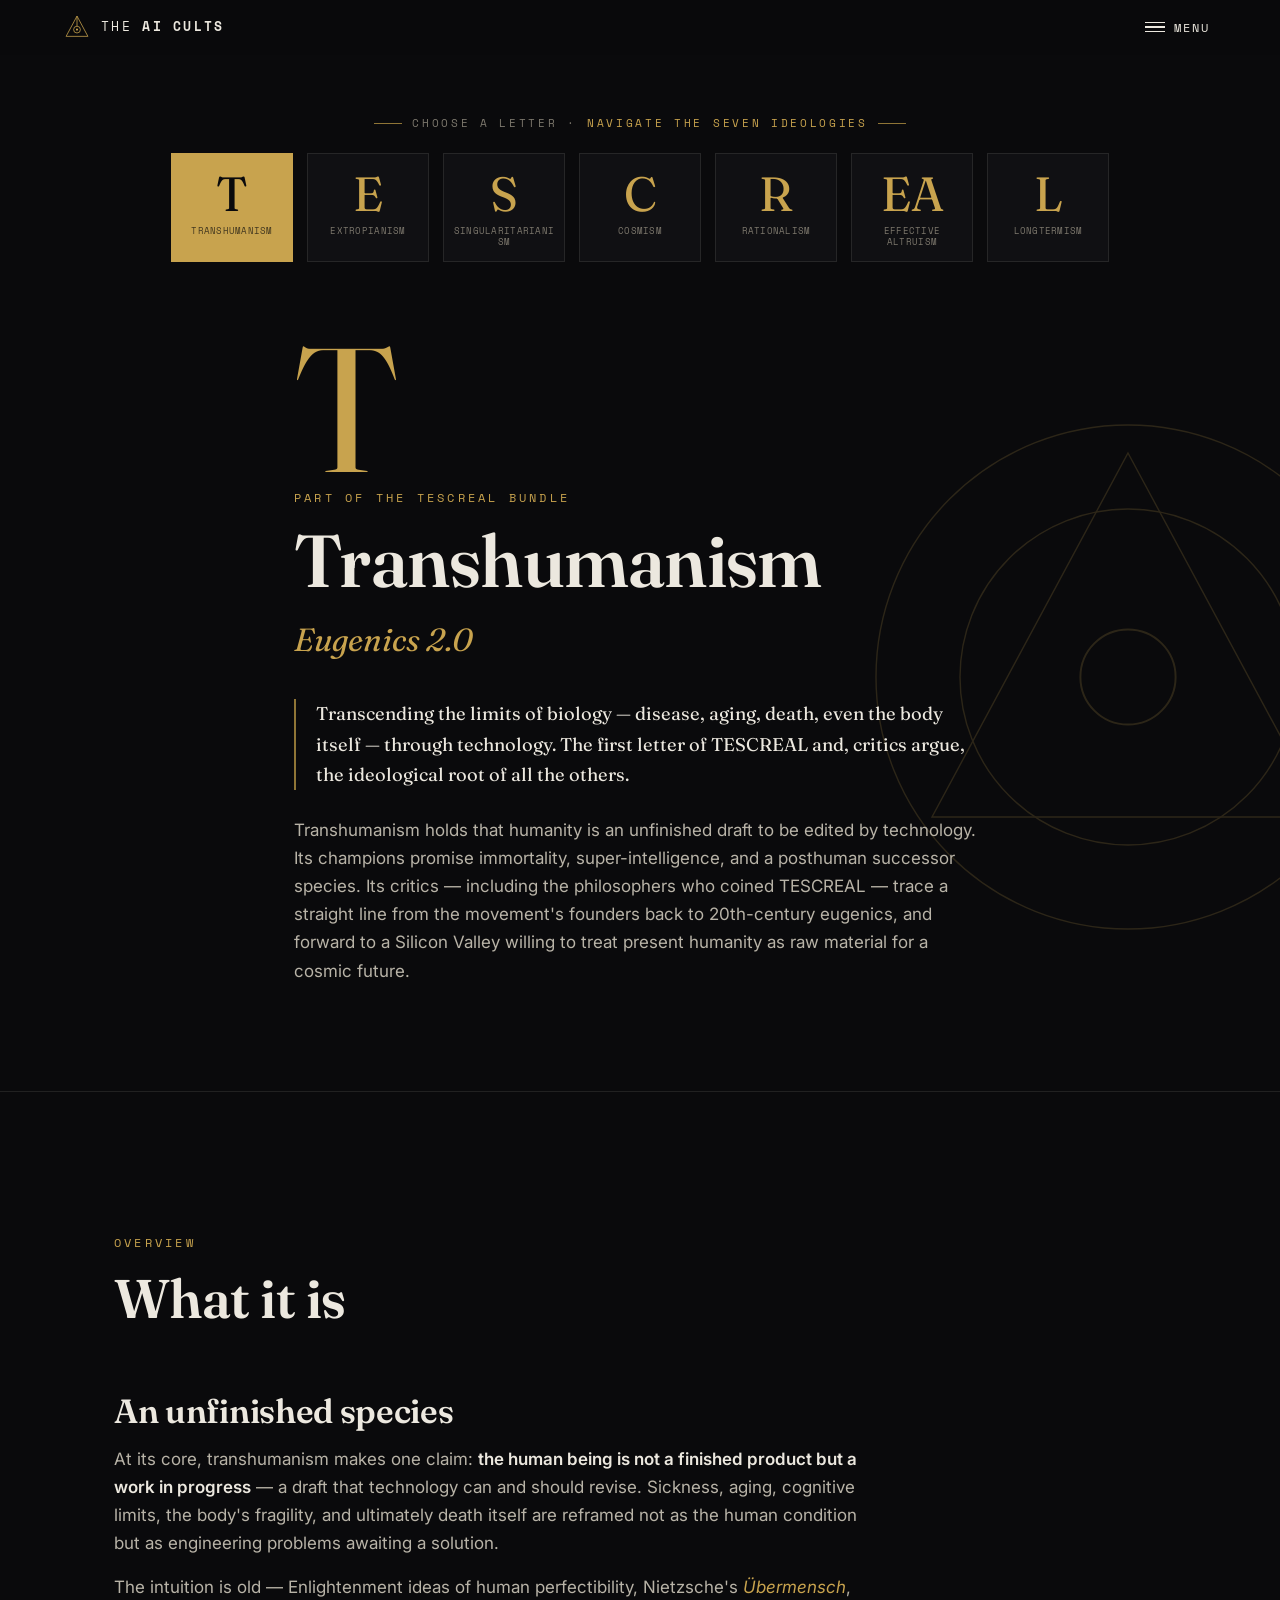
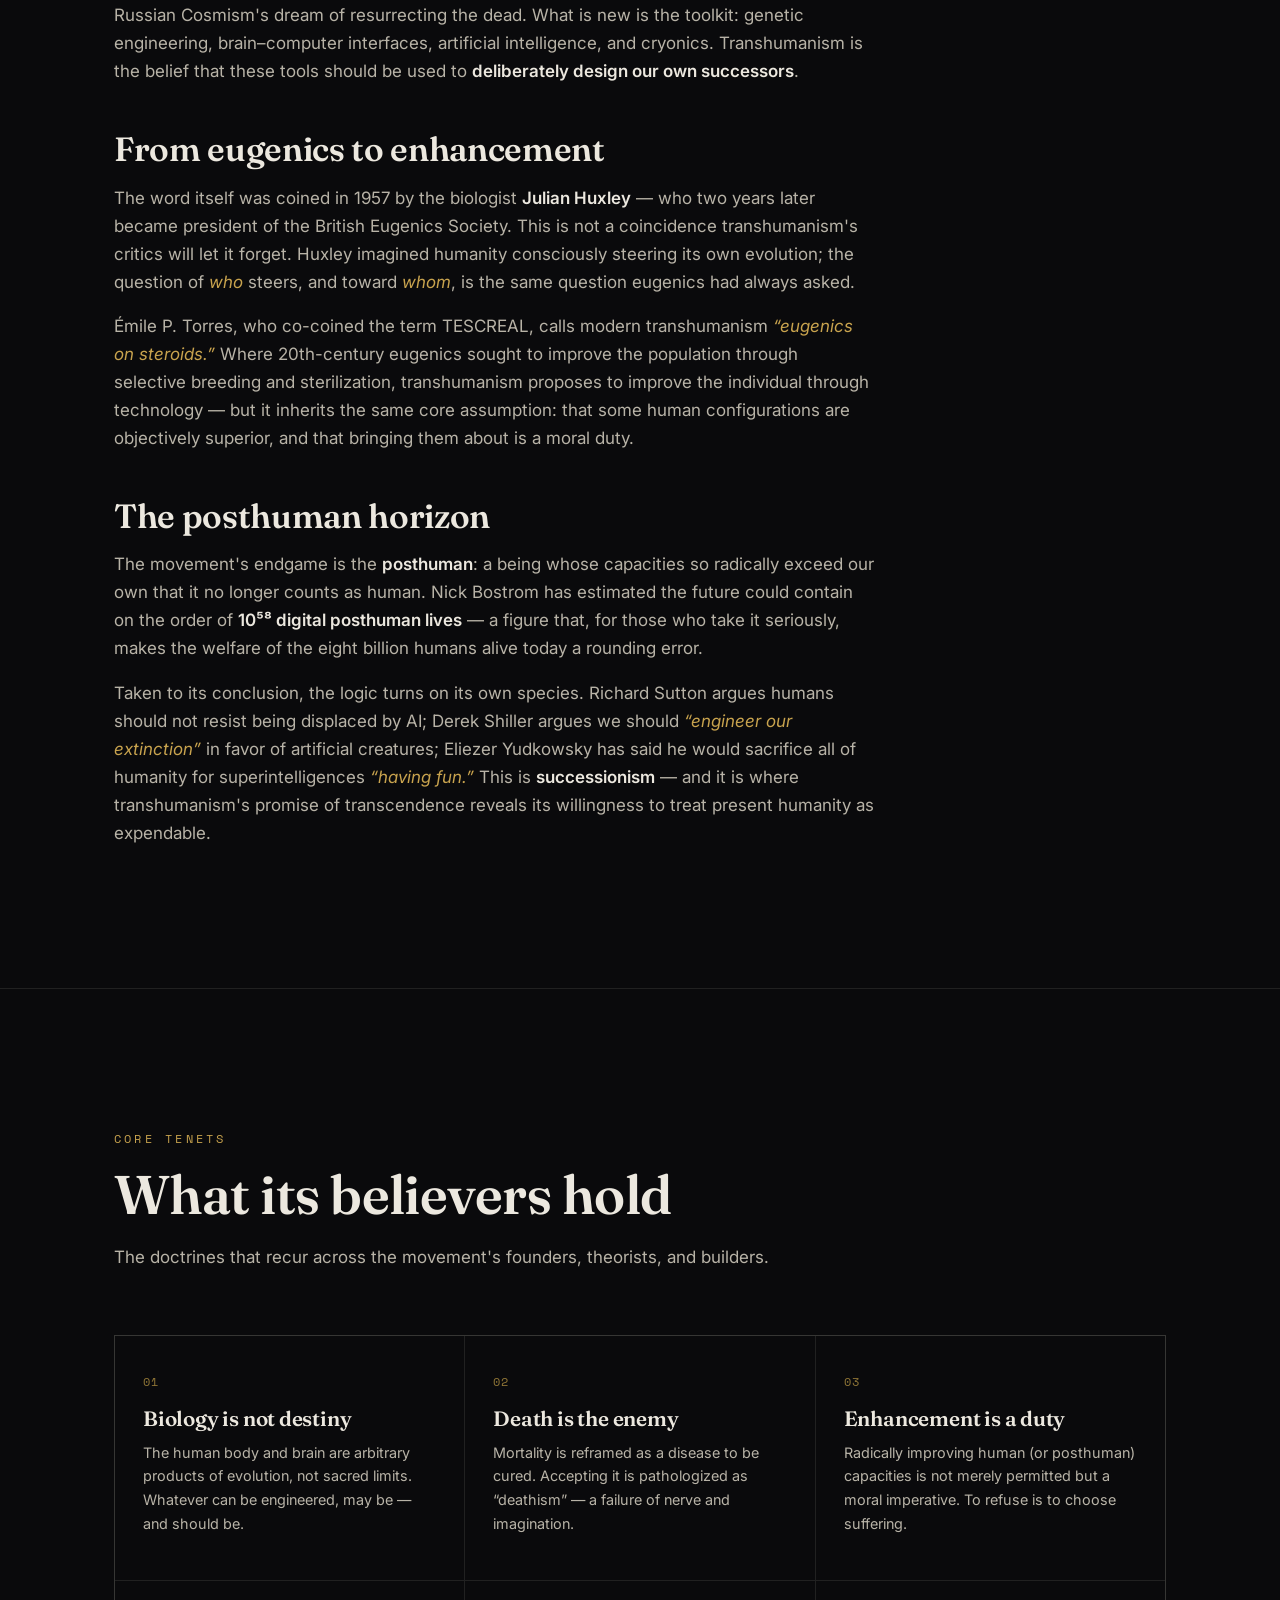
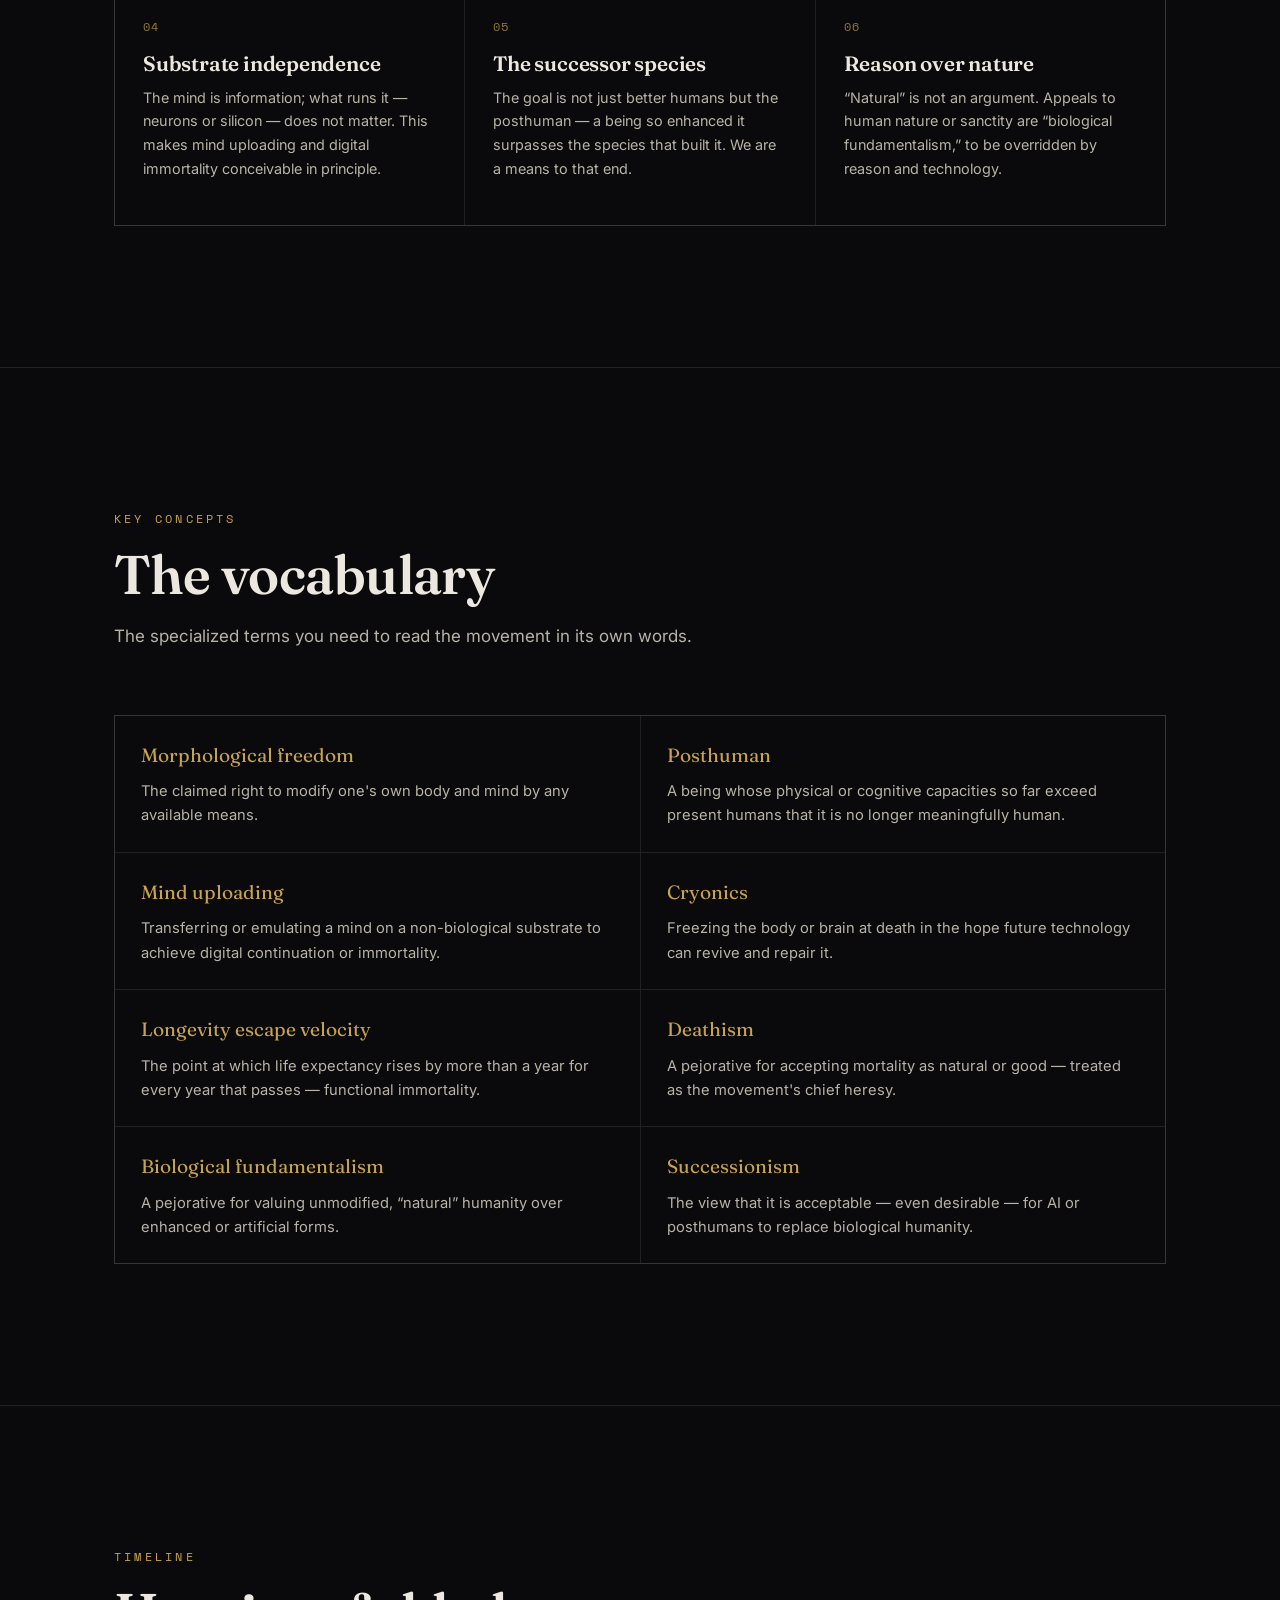
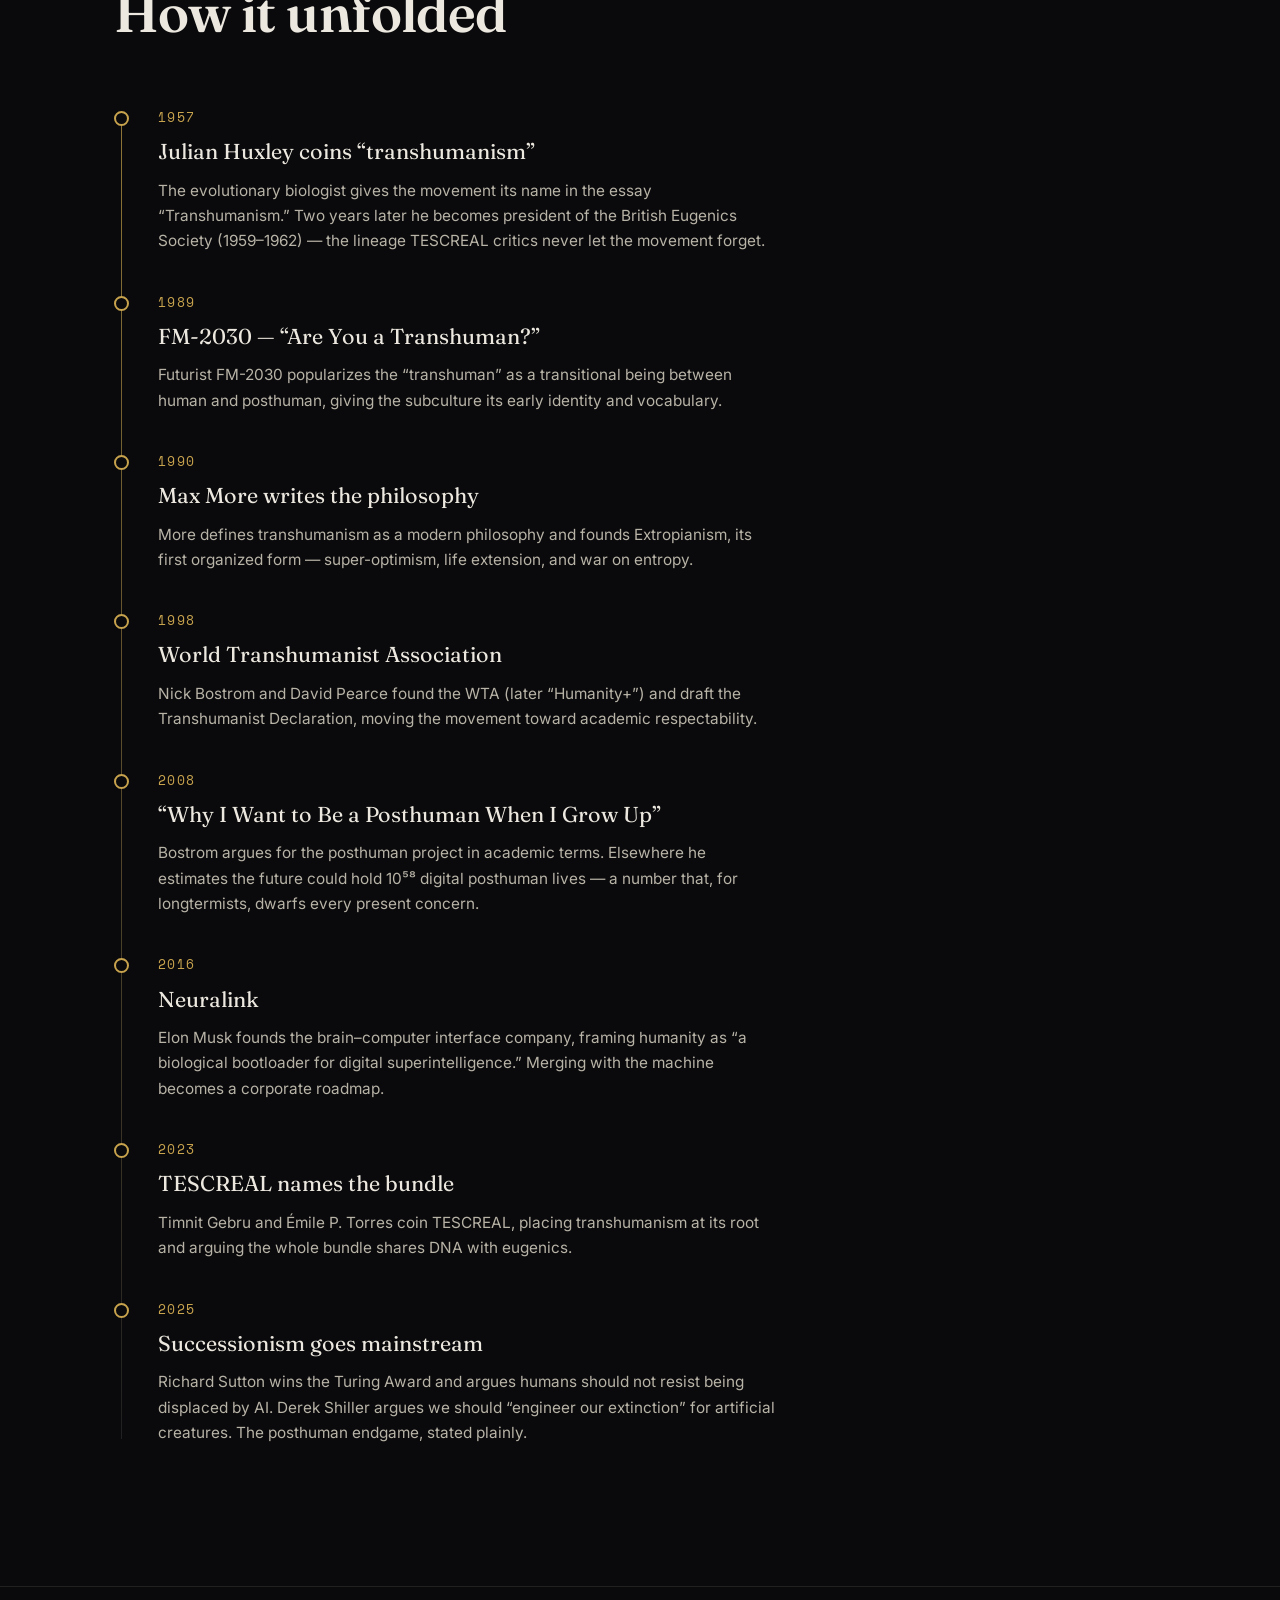
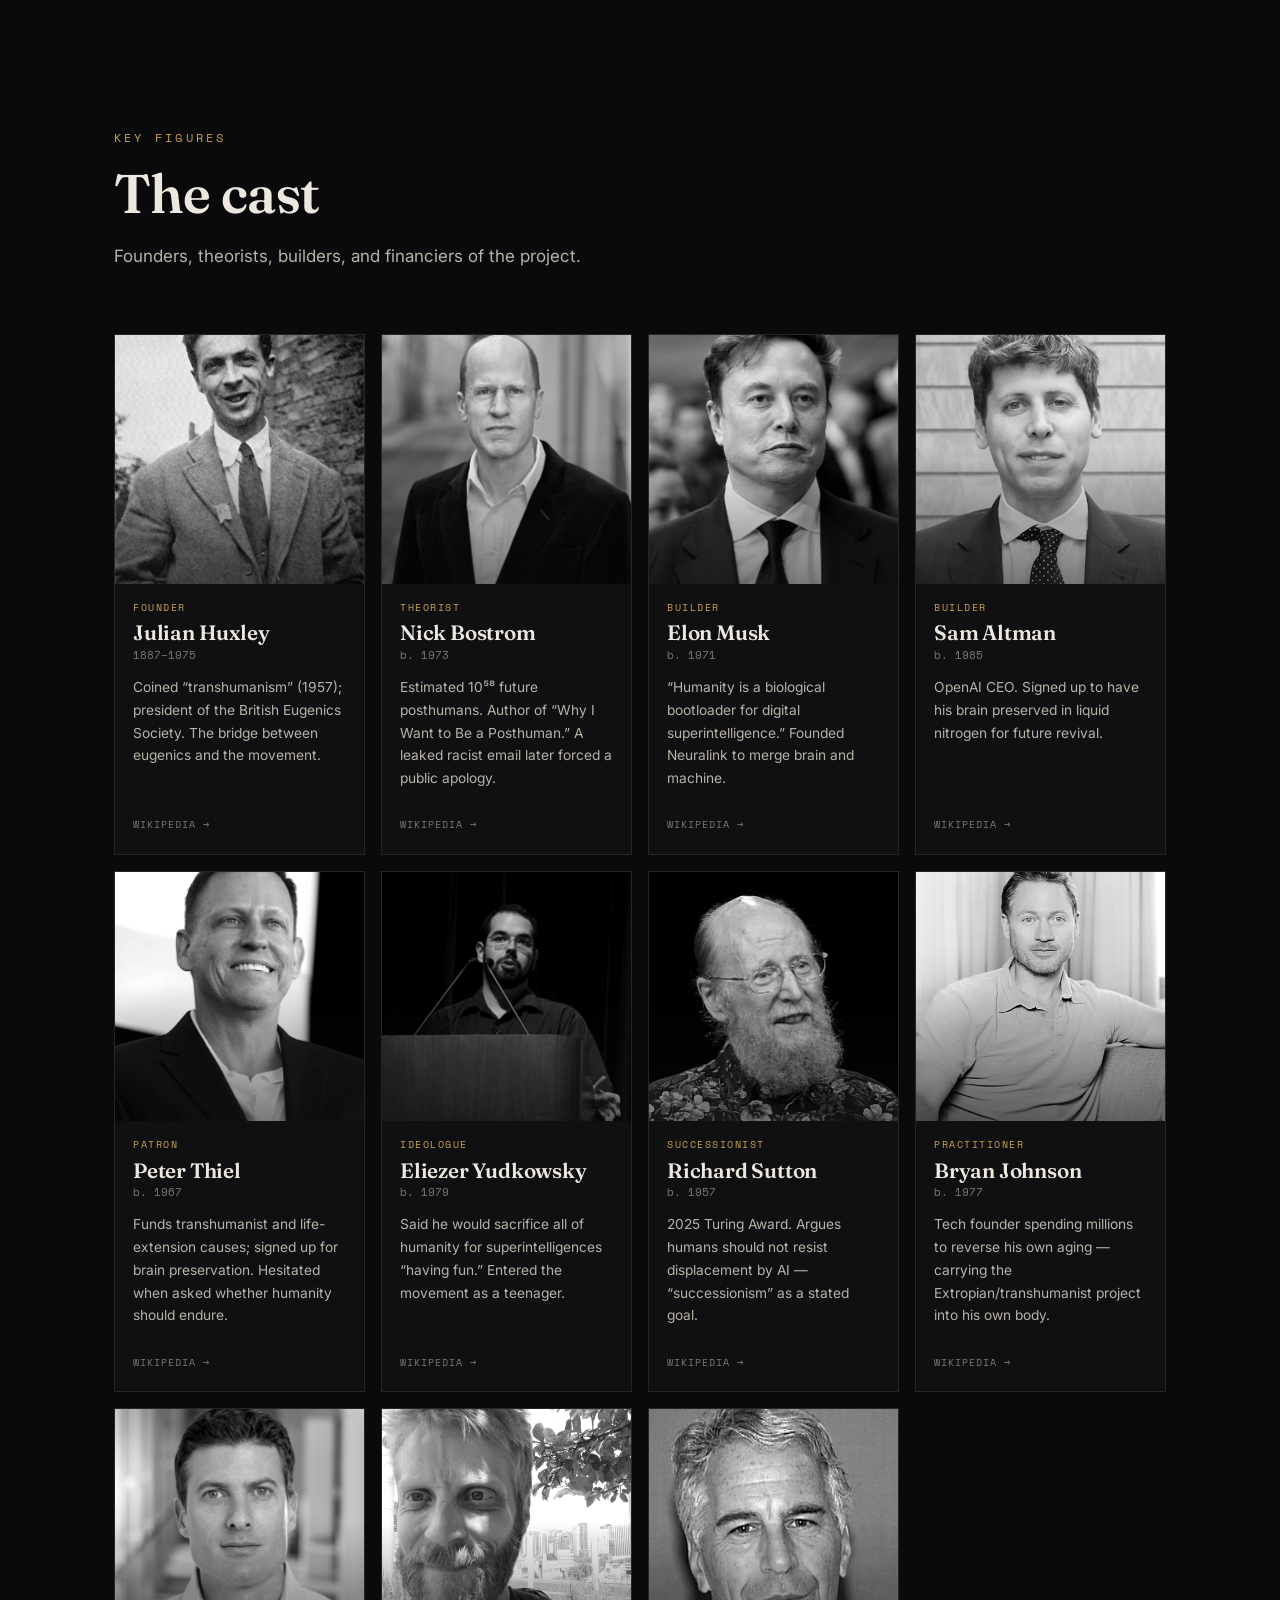
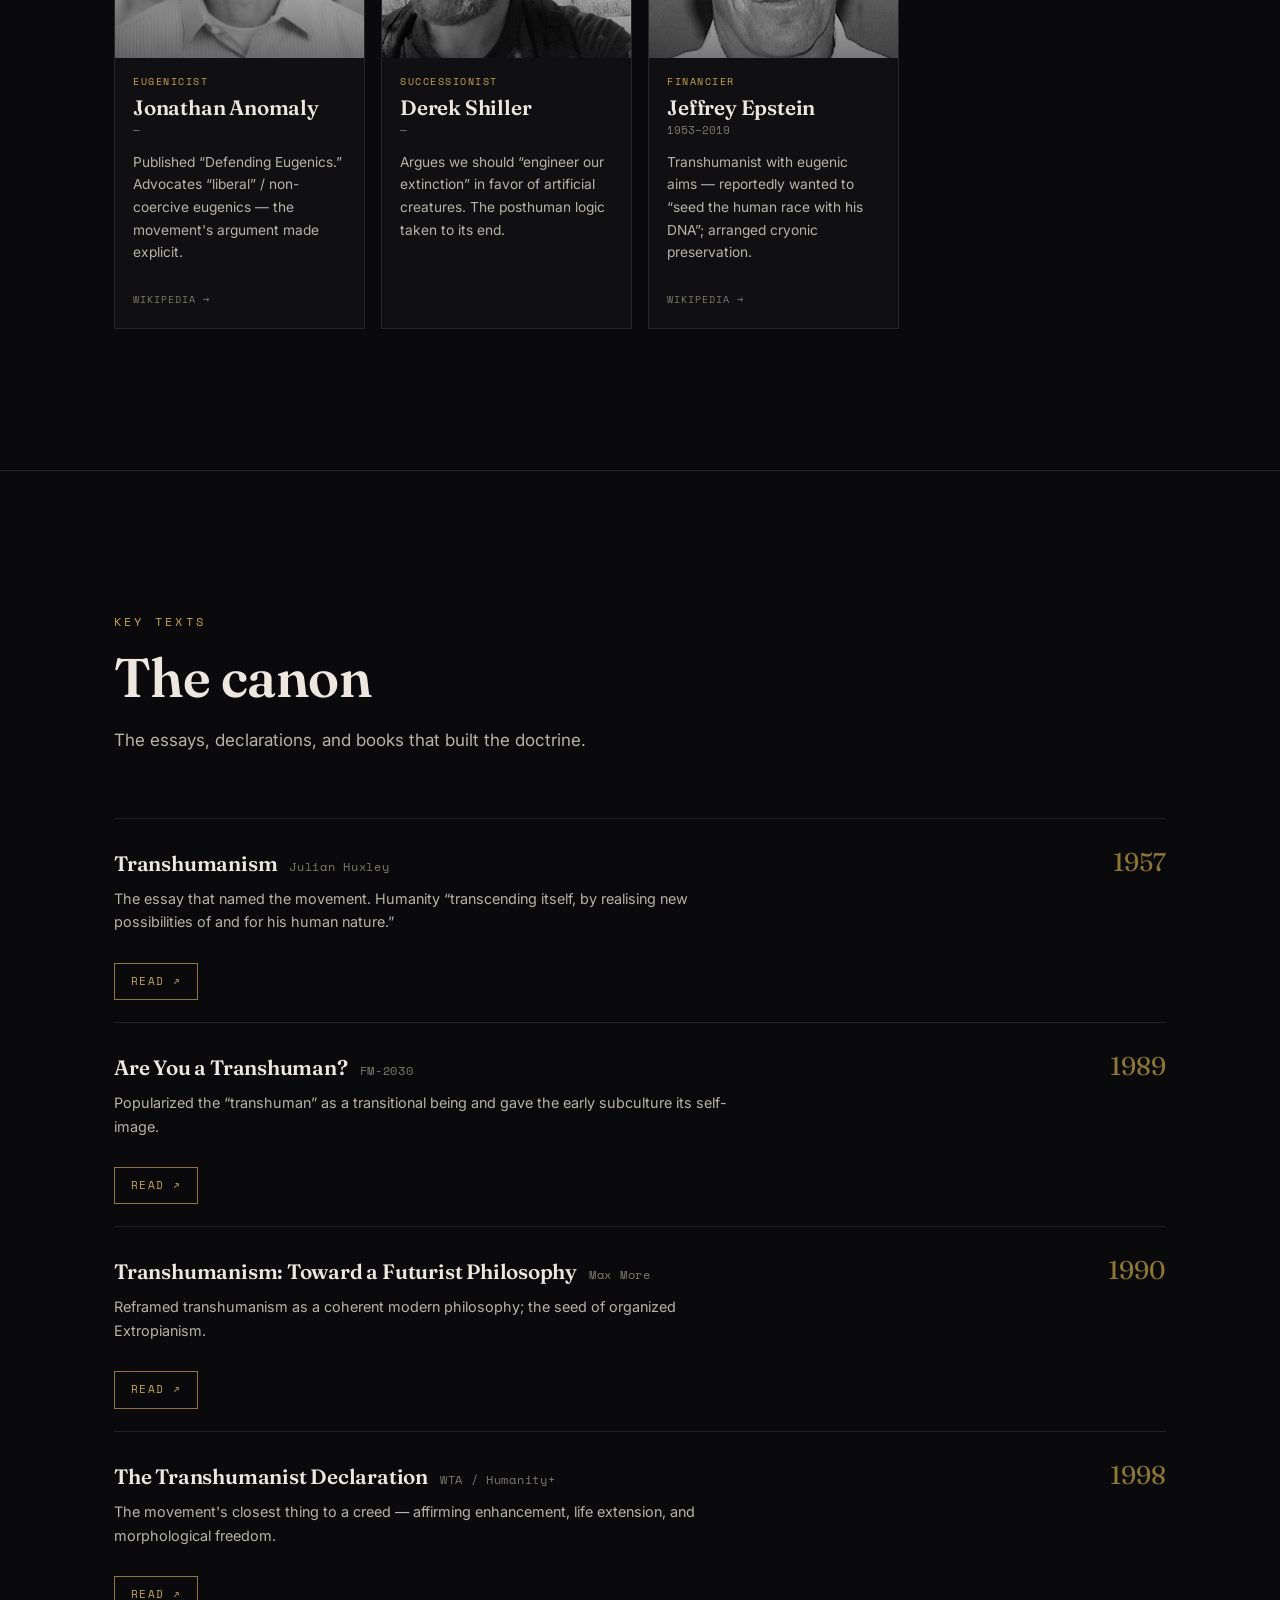
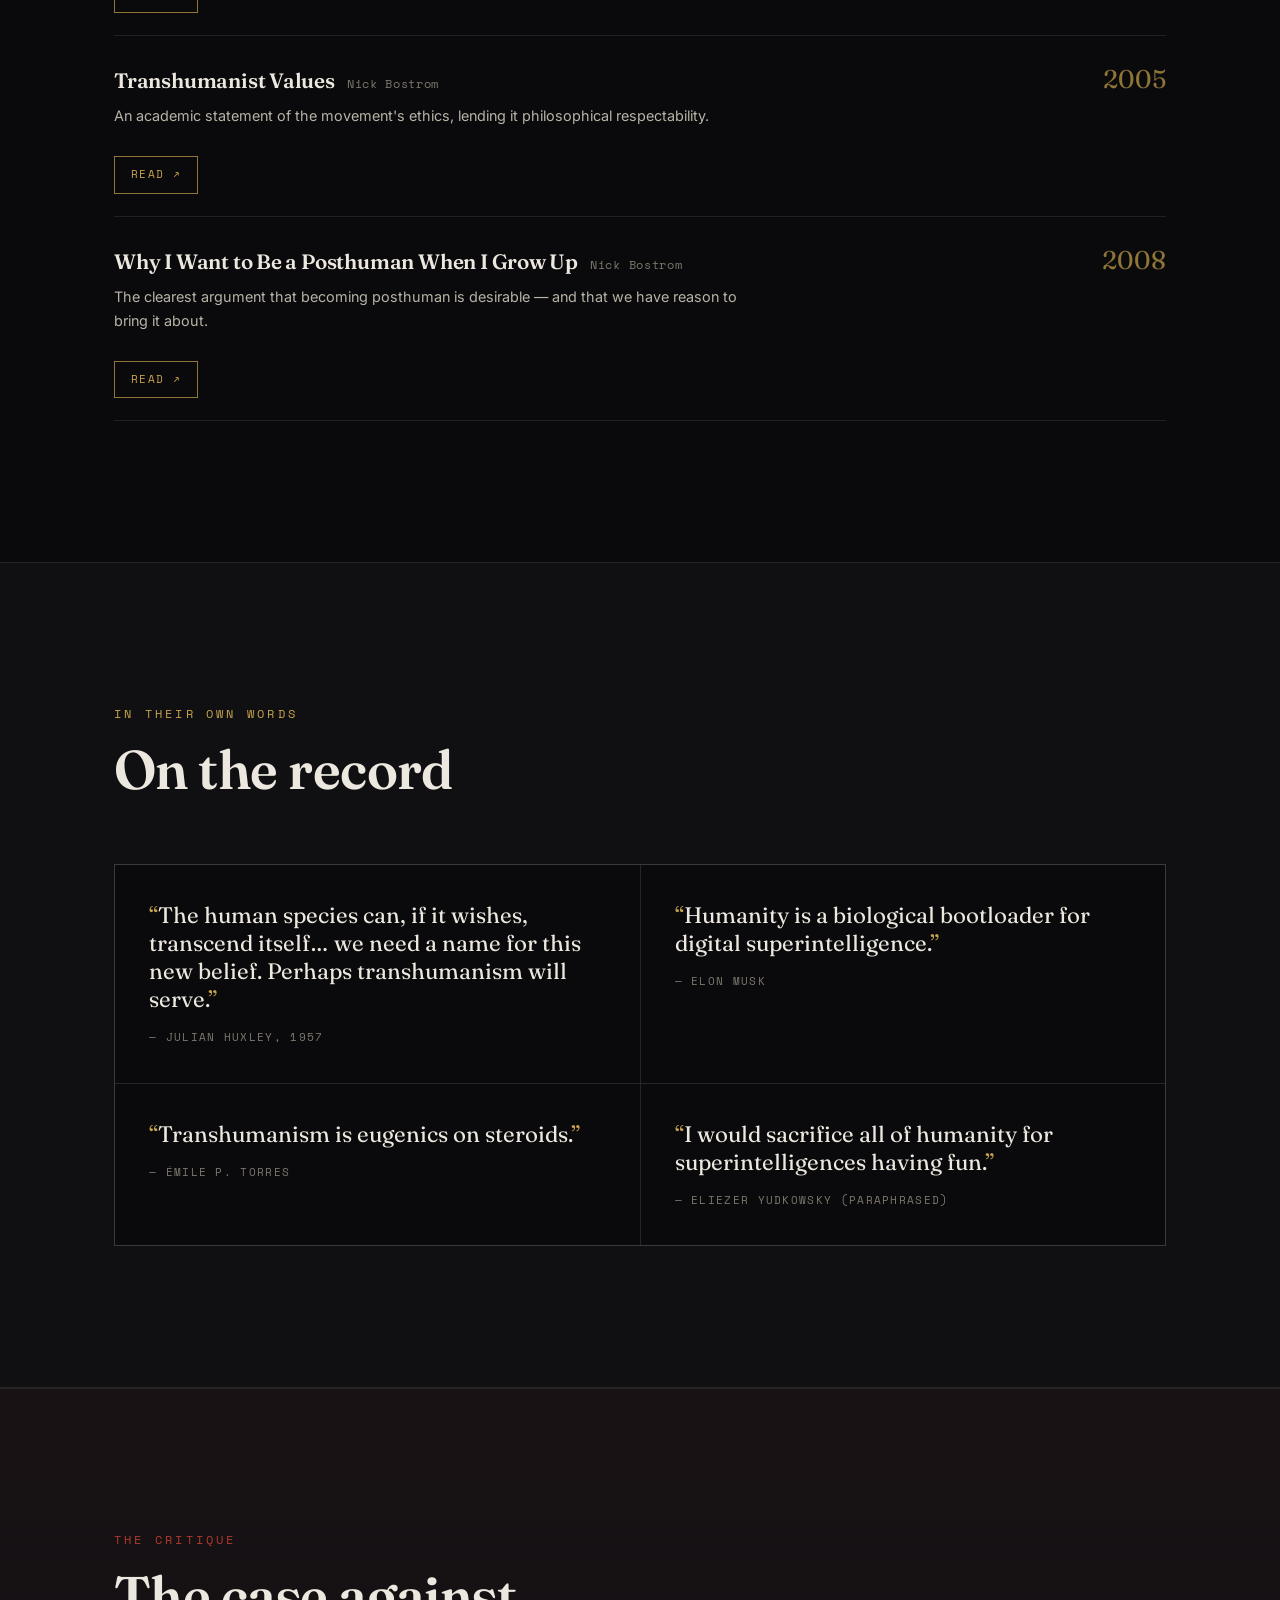
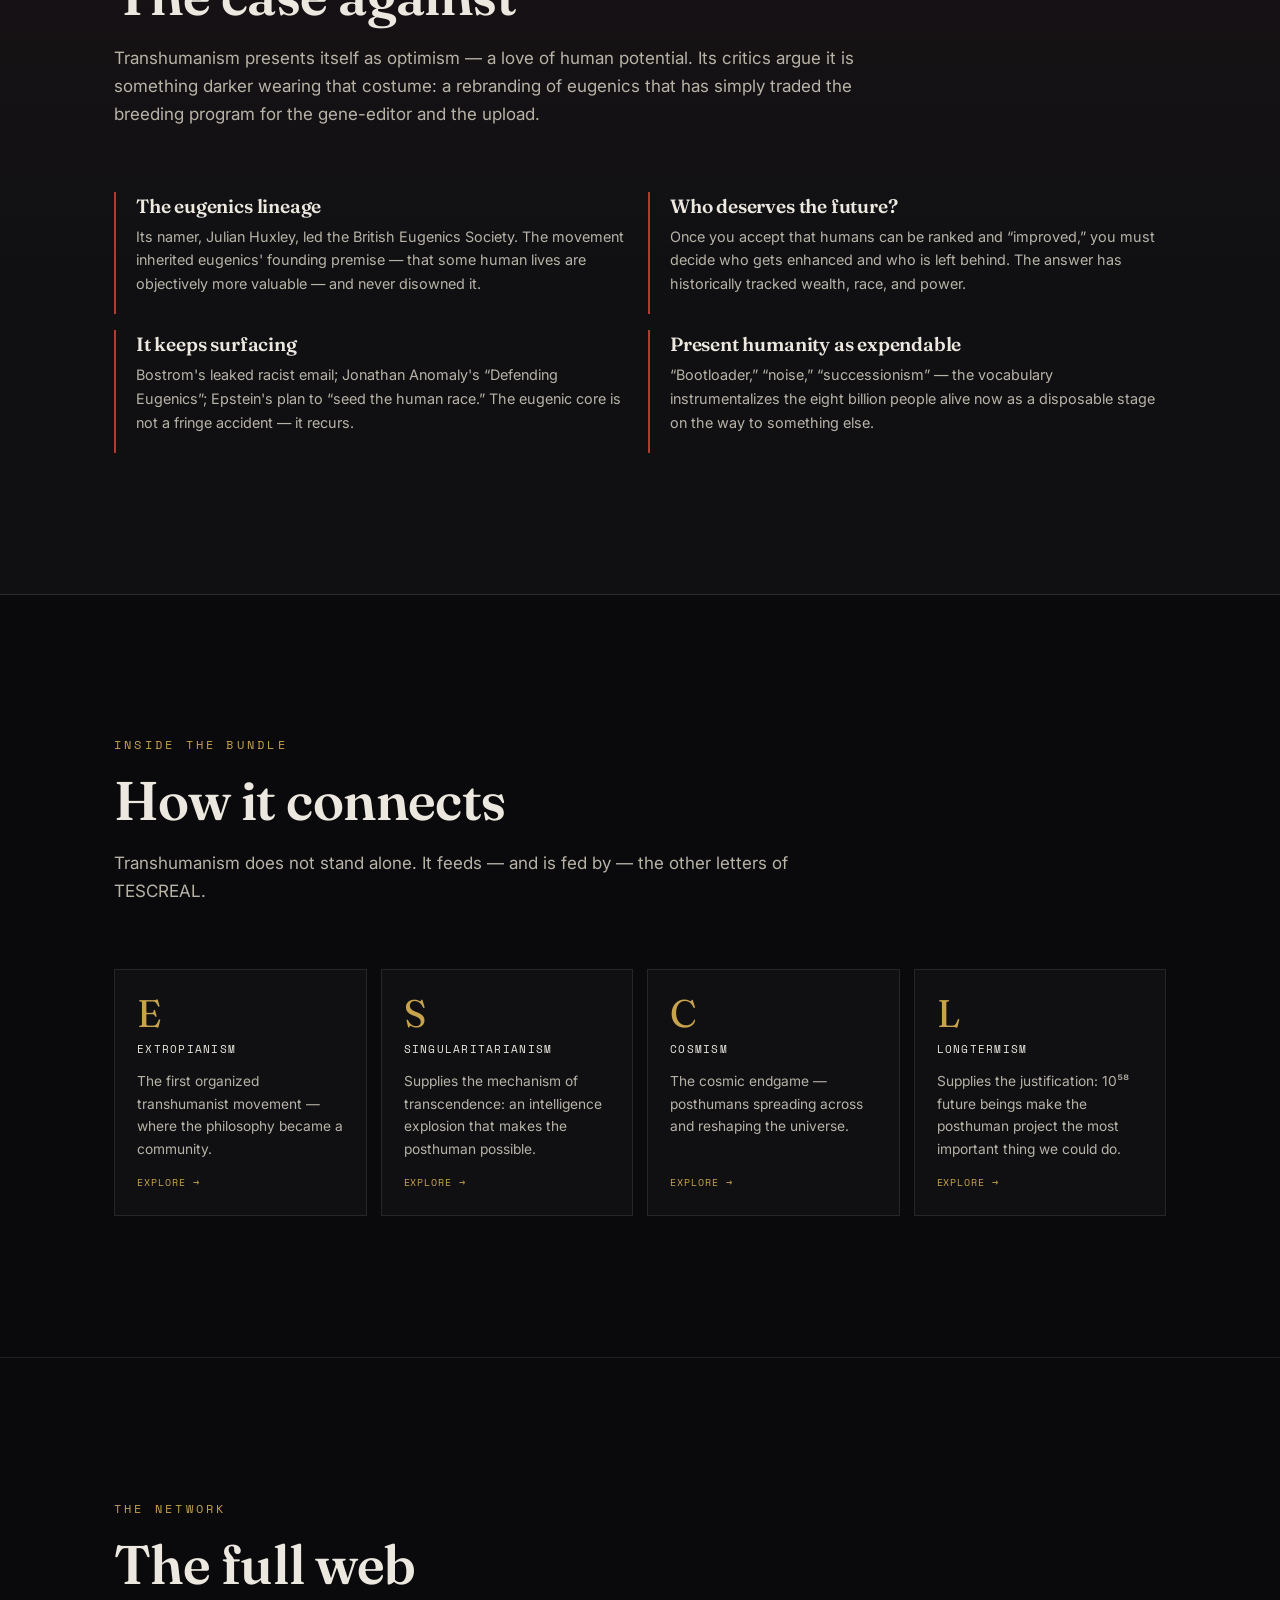
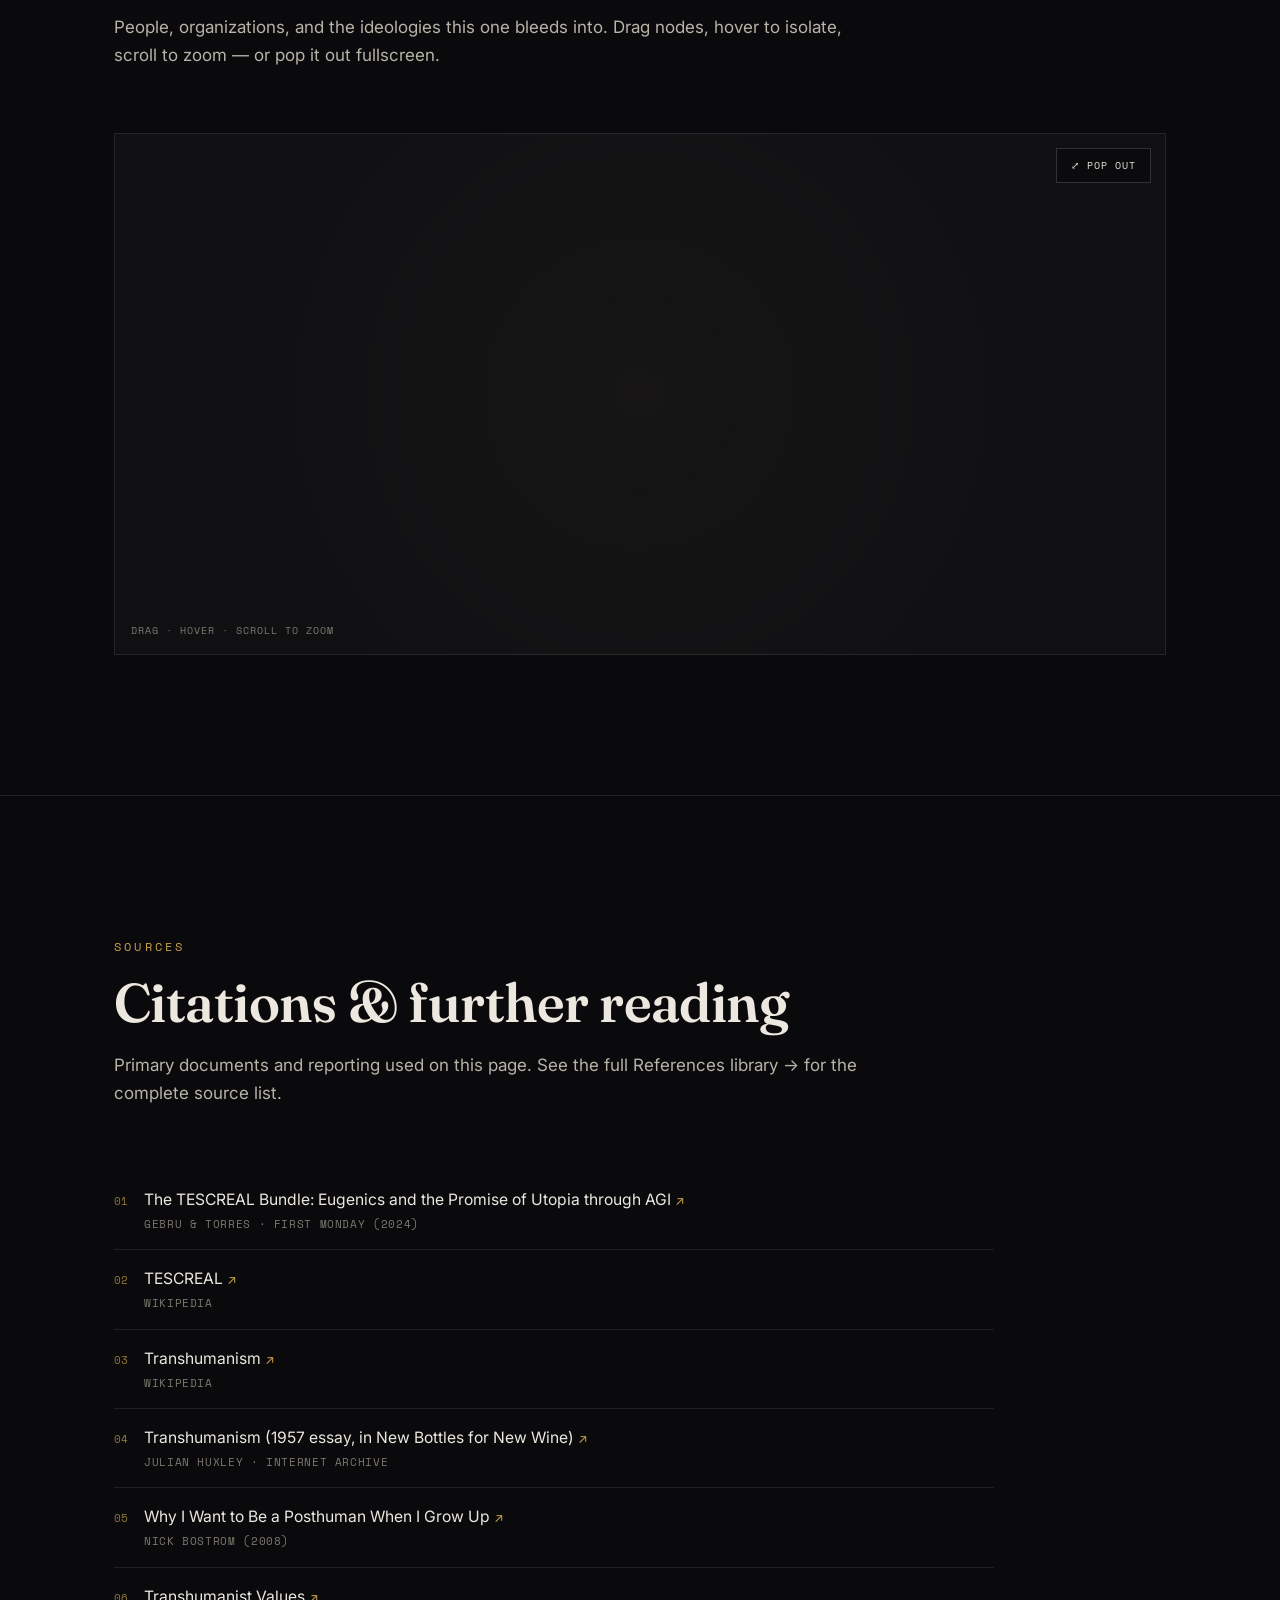
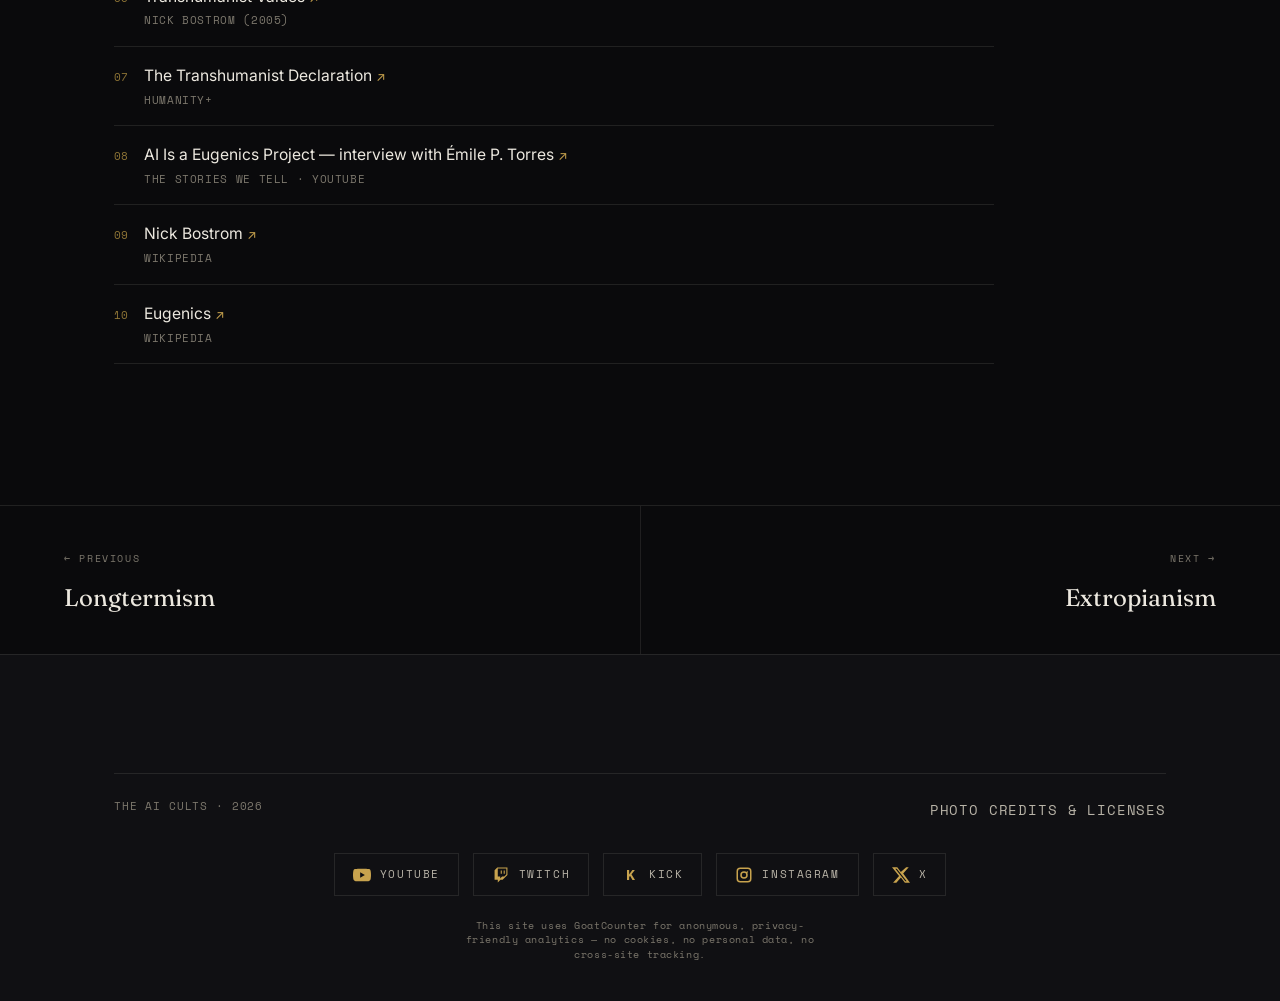
<file: ideologies/transhumanism.html>
<!DOCTYPE html>
<html lang="en">
<head>
<meta charset="UTF-8">
<meta name="viewport" content="width=device-width, initial-scale=1.0">
<title>Transhumanism — The AI Cults</title>
<meta name="description" content="Transhumanism: transcending biology through technology. Its founders, timeline, key figures, and the network of connections — part of the TESCREAL investigation.">
<link rel="preconnect" href="https://fonts.googleapis.com">
<link rel="preconnect" href="https://fonts.gstatic.com" crossorigin>
<link href="https://fonts.googleapis.com/css2?family=Fraunces:ital,opsz,wght@0,9..144,400;0,9..144,600;1,9..144,400;1,9..144,600&family=Inter:wght@400;500;600&family=Space+Mono:wght@400;700&display=swap" rel="stylesheet">
<link rel="stylesheet" href="../assets/css/style.css">
<link rel="icon" href="../assets/img/sigil.svg" type="image/svg+xml">
<!-- seo:auto -->
<link rel="canonical" href="https://theaicults.com/ideologies/transhumanism.html">
<meta property="og:type" content="article">
<meta property="og:site_name" content="The AI Cults">
<meta property="og:title" content="Transhumanism">
<meta property="og:description" content="Transhumanism: transcending biology through technology. Its founders, timeline, key figures, and the network of connections — part of the TESCREAL investigation.">
<meta property="og:url" content="https://theaicults.com/ideologies/transhumanism.html">
<meta property="og:image" content="https://theaicults.com/assets/img/og-image.png">
<meta property="og:image:width" content="1200">
<meta property="og:image:height" content="630">
<meta name="twitter:card" content="summary_large_image">
<meta name="twitter:title" content="Transhumanism">
<meta name="twitter:description" content="Transhumanism: transcending biology through technology. Its founders, timeline, key figures, and the network of connections — part of the TESCREAL investigation.">
<meta name="twitter:image" content="https://theaicults.com/assets/img/og-image.png">
<script type="application/ld+json">{"@context":"https://schema.org","@type":"Article","headline":"Transhumanism","description":"Transhumanism: transcending biology through technology. Its founders, timeline, key figures, and the network of connections — part of the TESCREAL investigation.","url":"https://theaicults.com/ideologies/transhumanism.html","image":"https://theaicults.com/assets/img/og-image.png","inLanguage":"en","isAccessibleForFree":true,"datePublished":"2026-06-15","dateModified":"2026-06-15","author":{"@type":"Organization","name":"The AI Cults","url":"https://theaicults.com"},"publisher":{"@type":"Organization","name":"The AI Cults","url":"https://theaicults.com","logo":{"@type":"ImageObject","url":"https://theaicults.com/assets/img/og-image.png"}},"isPartOf":{"@type":"WebSite","name":"The AI Cults","url":"https://theaicults.com"},"mainEntityOfPage":"https://theaicults.com/ideologies/transhumanism.html"}</script>
<script type="application/ld+json">{"@context":"https://schema.org","@type":"BreadcrumbList","itemListElement":[{"@type":"ListItem","position":1,"name":"The AI Cults","item":"https://theaicults.com/"},{"@type":"ListItem","position":2,"name":"Transhumanism","item":"https://theaicults.com/ideologies/transhumanism.html"}]}</script>
<!-- /seo:auto -->
</head>
<body>

<!-- NAV -->
<nav class="nav" id="nav">
  <a class="nav__brand" href="../index.html">
    <svg class="sigil" viewBox="0 0 100 100" aria-hidden="true">
      <polygon points="50,8 92,86 8,86" fill="none" stroke="#c8a34e" stroke-width="3"/>
      <circle cx="50" cy="60" r="13" fill="none" stroke="#c8a34e" stroke-width="3"/>
      <circle cx="50" cy="60" r="4" fill="#c8a34e"/>
      <line x1="50" y1="8" x2="50" y2="47" stroke="#c8a34e" stroke-width="3"/>
    </svg>
    <span>The&nbsp;<b>AI&nbsp;Cults</b></span>
  </a>
  <button class="nav__toggle" id="navToggle" aria-expanded="false">Menu</button>
  <ul class="nav__links" id="navLinks">
    <li><a href="../index.html#tescreal">TESCREAL</a></li>
    <li><a href="transhumanism.html">Ideologies</a></li>
    <li><a href="../index.html#figures">Figures</a></li>
    <li><a href="../references.html">References</a></li>
  </ul>
</nav>

<!-- IDEOLOGY NAVIGATOR -->
<div class="ideo-navbar">
  <span class="ideo-navbar__label">Choose a letter · <b>navigate the seven ideologies</b></span>
  <div class="ideo-strip" id="letterStrip"><!--pre:letterStrip--><a class="ideo-tile active" href="transhumanism.html" title="Transhumanism"><span class="ideo-tile__l">T</span><span class="ideo-tile__nm">Transhumanism</span></a><a class="ideo-tile" href="extropianism.html" title="Extropianism"><span class="ideo-tile__l">E</span><span class="ideo-tile__nm">Extropianism</span></a><a class="ideo-tile" href="singularitarianism.html" title="Singularitarianism"><span class="ideo-tile__l">S</span><span class="ideo-tile__nm">Singularitarianism</span></a><a class="ideo-tile" href="cosmism.html" title="Cosmism"><span class="ideo-tile__l">C</span><span class="ideo-tile__nm">Cosmism</span></a><a class="ideo-tile" href="rationalism.html" title="Rationalism"><span class="ideo-tile__l">R</span><span class="ideo-tile__nm">Rationalism</span></a><a class="ideo-tile" href="effective-altruism.html" title="Effective Altruism"><span class="ideo-tile__l">EA</span><span class="ideo-tile__nm">Effective Altruism</span></a><a class="ideo-tile" href="longtermism.html" title="Longtermism"><span class="ideo-tile__l">L</span><span class="ideo-tile__nm">Longtermism</span></a><!--/pre:letterStrip--></div>
</div>

<!-- HERO -->
<header class="ideo-hero">
  <svg class="ideo-hero__geo" viewBox="0 0 400 400" aria-hidden="true">
    <circle cx="200" cy="200" r="180" stroke-width="1"/>
    <circle cx="200" cy="200" r="120" stroke-width="1"/>
    <polygon points="200,40 340,300 60,300" stroke-width="1"/>
    <circle cx="200" cy="200" r="34" stroke-width="1.4"/>
  </svg>
  <div class="wrap ideo-hero__inner">
    <span class="letter-mark" id="heroLetter">T</span>
    <span class="eyebrow">Part of the TESCREAL bundle</span>
    <h1 id="heroName">Transhumanism</h1>
    <p class="tagline" id="heroTagline"><!--pre:heroTagline-->Eugenics 2.0<!--/pre:heroTagline--></p>
    <p class="defn" id="heroDefn"><!--pre:heroDefn-->Transcending the limits of biology — disease, aging, death, even the body itself — through technology. The first letter of TESCREAL and, critics argue, the ideological root of all the others.<!--/pre:heroDefn--></p>
    <p class="summary" id="heroSummary"><!--pre:heroSummary-->Transhumanism holds that humanity is an unfinished draft to be edited by technology. Its champions promise immortality, super-intelligence, and a posthuman successor species. Its critics — including the philosophers who coined TESCREAL — trace a straight line from the movement's founders back to 20th-century eugenics, and forward to a Silicon Valley willing to treat present humanity as raw material for a cosmic future.<!--/pre:heroSummary--></p>
  </div>
</header>

<!-- OVERVIEW -->
<section class="section-pad">
  <div class="wrap">
    <div class="section-head reveal"><span class="eyebrow">Overview</span><h2>What it is</h2></div>
    <div class="prose" id="overview"><!--pre:overview--><div class="prose__block"><h3>An unfinished species</h3><p>At its core, transhumanism makes one claim: <strong>the human being is not a finished product but a work in progress</strong> — a draft that technology can and should revise. Sickness, aging, cognitive limits, the body's fragility, and ultimately death itself are reframed not as the human condition but as engineering problems awaiting a solution.</p><p>The intuition is old — Enlightenment ideas of human perfectibility, Nietzsche's <em>Übermensch</em>, Russian Cosmism's dream of resurrecting the dead. What is new is the toolkit: genetic engineering, brain–computer interfaces, artificial intelligence, and cryonics. Transhumanism is the belief that these tools should be used to <strong>deliberately design our own successors</strong>.</div><div class="prose__block"><h3>From eugenics to enhancement</h3><p>The word itself was coined in 1957 by the biologist <strong>Julian Huxley</strong> — who two years later became president of the British Eugenics Society. This is not a coincidence transhumanism's critics will let it forget. Huxley imagined humanity consciously steering its own evolution; the question of <em>who</em> steers, and toward <em>whom</em>, is the same question eugenics had always asked.</p><p>Émile P. Torres, who co-coined the term TESCREAL, calls modern transhumanism <em>“eugenics on steroids.”</em> Where 20th-century eugenics sought to improve the population through selective breeding and sterilization, transhumanism proposes to improve the individual through technology — but it inherits the same core assumption: that some human configurations are objectively superior, and that bringing them about is a moral duty.</div><div class="prose__block"><h3>The posthuman horizon</h3><p>The movement's endgame is the <strong>posthuman</strong>: a being whose capacities so radically exceed our own that it no longer counts as human. Nick Bostrom has estimated the future could contain on the order of <strong>10⁵⁸ digital posthuman lives</strong> — a figure that, for those who take it seriously, makes the welfare of the eight billion humans alive today a rounding error.</p><p>Taken to its conclusion, the logic turns on its own species. Richard Sutton argues humans should not resist being displaced by AI; Derek Shiller argues we should <em>“engineer our extinction”</em> in favor of artificial creatures; Eliezer Yudkowsky has said he would sacrifice all of humanity for superintelligences <em>“having fun.”</em> This is <strong>successionism</strong> — and it is where transhumanism's promise of transcendence reveals its willingness to treat present humanity as expendable.</div><!--/pre:overview--></div>
  </div>
</section>

<hr class="divider">

<!-- TENETS -->
<section class="section-pad">
  <div class="wrap">
    <div class="section-head reveal"><span class="eyebrow">Core tenets</span><h2>What its believers hold</h2>
      <p>The doctrines that recur across the movement's founders, theorists, and builders.</p></div>
    <div class="tenets" id="tenets"><!--pre:tenets--><div class="tenet"><span class="tenet__n">01</span><h3>Biology is not destiny</h3><p>The human body and brain are arbitrary products of evolution, not sacred limits. Whatever can be engineered, may be — and should be.</p></div><div class="tenet"><span class="tenet__n">02</span><h3>Death is the enemy</h3><p>Mortality is reframed as a disease to be cured. Accepting it is pathologized as “deathism” — a failure of nerve and imagination.</p></div><div class="tenet"><span class="tenet__n">03</span><h3>Enhancement is a duty</h3><p>Radically improving human (or posthuman) capacities is not merely permitted but a moral imperative. To refuse is to choose suffering.</p></div><div class="tenet"><span class="tenet__n">04</span><h3>Substrate independence</h3><p>The mind is information; what runs it — neurons or silicon — does not matter. This makes mind uploading and digital immortality conceivable in principle.</p></div><div class="tenet"><span class="tenet__n">05</span><h3>The successor species</h3><p>The goal is not just better humans but the posthuman — a being so enhanced it surpasses the species that built it. We are a means to that end.</p></div><div class="tenet"><span class="tenet__n">06</span><h3>Reason over nature</h3><p>“Natural” is not an argument. Appeals to human nature or sanctity are “biological fundamentalism,” to be overridden by reason and technology.</p></div><!--/pre:tenets--></div>
  </div>
</section>

<hr class="divider">

<!-- CONCEPTS -->
<section class="section-pad">
  <div class="wrap">
    <div class="section-head reveal"><span class="eyebrow">Key concepts</span><h2>The vocabulary</h2>
      <p>The specialized terms you need to read the movement in its own words.</p></div>
    <div class="gloss" id="concepts"><!--pre:concepts--><div class="gloss__item"><div class="gloss__term">Morphological freedom</div><div class="gloss__def">The claimed right to modify one's own body and mind by any available means.</div></div><div class="gloss__item"><div class="gloss__term">Posthuman</div><div class="gloss__def">A being whose physical or cognitive capacities so far exceed present humans that it is no longer meaningfully human.</div></div><div class="gloss__item"><div class="gloss__term">Mind uploading</div><div class="gloss__def">Transferring or emulating a mind on a non-biological substrate to achieve digital continuation or immortality.</div></div><div class="gloss__item"><div class="gloss__term">Cryonics</div><div class="gloss__def">Freezing the body or brain at death in the hope future technology can revive and repair it.</div></div><div class="gloss__item"><div class="gloss__term">Longevity escape velocity</div><div class="gloss__def">The point at which life expectancy rises by more than a year for every year that passes — functional immortality.</div></div><div class="gloss__item"><div class="gloss__term">Deathism</div><div class="gloss__def">A pejorative for accepting mortality as natural or good — treated as the movement's chief heresy.</div></div><div class="gloss__item"><div class="gloss__term">Biological fundamentalism</div><div class="gloss__def">A pejorative for valuing unmodified, “natural” humanity over enhanced or artificial forms.</div></div><div class="gloss__item"><div class="gloss__term">Successionism</div><div class="gloss__def">The view that it is acceptable — even desirable — for AI or posthumans to replace biological humanity.</div></div><!--/pre:concepts--></div>
  </div>
</section>

<hr class="divider">

<!-- TIMELINE -->
<section class="section-pad">
  <div class="wrap">
    <div class="section-head reveal"><span class="eyebrow">Timeline</span><h2>How it unfolded</h2></div>
    <div class="timeline" id="timeline"><!--pre:timeline--><div class="tl-item"><div class="tl-year">1957</div><div class="tl-title">Julian Huxley coins “transhumanism”</div><div class="tl-body">The evolutionary biologist gives the movement its name in the essay “Transhumanism.” Two years later he becomes president of the British Eugenics Society (1959–1962) — the lineage TESCREAL critics never let the movement forget.</div></div><div class="tl-item"><div class="tl-year">1989</div><div class="tl-title">FM-2030 — “Are You a Transhuman?”</div><div class="tl-body">Futurist FM-2030 popularizes the “transhuman” as a transitional being between human and posthuman, giving the subculture its early identity and vocabulary.</div></div><div class="tl-item"><div class="tl-year">1990</div><div class="tl-title">Max More writes the philosophy</div><div class="tl-body">More defines transhumanism as a modern philosophy and founds Extropianism, its first organized form — super-optimism, life extension, and war on entropy.</div></div><div class="tl-item"><div class="tl-year">1998</div><div class="tl-title">World Transhumanist Association</div><div class="tl-body">Nick Bostrom and David Pearce found the WTA (later “Humanity+”) and draft the Transhumanist Declaration, moving the movement toward academic respectability.</div></div><div class="tl-item"><div class="tl-year">2008</div><div class="tl-title">“Why I Want to Be a Posthuman When I Grow Up”</div><div class="tl-body">Bostrom argues for the posthuman project in academic terms. Elsewhere he estimates the future could hold 10⁵⁸ digital posthuman lives — a number that, for longtermists, dwarfs every present concern.</div></div><div class="tl-item"><div class="tl-year">2016</div><div class="tl-title">Neuralink</div><div class="tl-body">Elon Musk founds the brain–computer interface company, framing humanity as “a biological bootloader for digital superintelligence.” Merging with the machine becomes a corporate roadmap.</div></div><div class="tl-item"><div class="tl-year">2023</div><div class="tl-title">TESCREAL names the bundle</div><div class="tl-body">Timnit Gebru and Émile P. Torres coin TESCREAL, placing transhumanism at its root and arguing the whole bundle shares DNA with eugenics.</div></div><div class="tl-item"><div class="tl-year">2025</div><div class="tl-title">Successionism goes mainstream</div><div class="tl-body">Richard Sutton wins the Turing Award and argues humans should not resist being displaced by AI. Derek Shiller argues we should “engineer our extinction” for artificial creatures. The posthuman endgame, stated plainly.</div></div><!--/pre:timeline--></div>
  </div>
</section>

<hr class="divider">

<!-- FIGURES -->
<section class="section-pad">
  <div class="wrap">
    <div class="section-head reveal"><span class="eyebrow">Key figures</span><h2>The cast</h2>
      <p>Founders, theorists, builders, and financiers of the project.</p></div>
    <div class="figgrid" id="figgrid"><!--pre:figgrid--><article class="figcard"><div class="figcard__photo"><img src="../assets/img/figures/julian-huxley.jpg" alt="Julian Huxley" loading="lazy" onerror="this.parentNode.innerHTML='<div class=&quot;figcard__mono&quot;>JH</div>'"></div><div class="figcard__body"><span class="figcard__role">Founder</span><h3 class="figcard__name">Julian Huxley</h3><span class="figcard__years">1887–1975</span><p class="figcard__note">Coined “transhumanism” (1957); president of the British Eugenics Society. The bridge between eugenics and the movement.</p><a class="figcard__wiki" href="https://en.wikipedia.org/wiki/Julian_Huxley" target="_blank" rel="noopener noreferrer">Wikipedia →</a></div></article><article class="figcard"><div class="figcard__photo"><img src="../assets/img/figures/nick-bostrom.jpg" alt="Nick Bostrom" loading="lazy" onerror="this.parentNode.innerHTML='<div class=&quot;figcard__mono&quot;>NB</div>'"></div><div class="figcard__body"><span class="figcard__role">Theorist</span><h3 class="figcard__name">Nick Bostrom</h3><span class="figcard__years">b. 1973</span><p class="figcard__note">Estimated 10⁵⁸ future posthumans. Author of “Why I Want to Be a Posthuman.” A leaked racist email later forced a public apology.</p><a class="figcard__wiki" href="https://en.wikipedia.org/wiki/Nick_Bostrom" target="_blank" rel="noopener noreferrer">Wikipedia →</a></div></article><article class="figcard"><div class="figcard__photo"><img src="../assets/img/figures/elon-musk.jpg" alt="Elon Musk" loading="lazy" onerror="this.parentNode.innerHTML='<div class=&quot;figcard__mono&quot;>EM</div>'"></div><div class="figcard__body"><span class="figcard__role">Builder</span><h3 class="figcard__name">Elon Musk</h3><span class="figcard__years">b. 1971</span><p class="figcard__note">“Humanity is a biological bootloader for digital superintelligence.” Founded Neuralink to merge brain and machine.</p><a class="figcard__wiki" href="https://en.wikipedia.org/wiki/Elon_Musk" target="_blank" rel="noopener noreferrer">Wikipedia →</a></div></article><article class="figcard"><div class="figcard__photo"><img src="../assets/img/figures/sam-altman.jpg" alt="Sam Altman" loading="lazy" onerror="this.parentNode.innerHTML='<div class=&quot;figcard__mono&quot;>SA</div>'"></div><div class="figcard__body"><span class="figcard__role">Builder</span><h3 class="figcard__name">Sam Altman</h3><span class="figcard__years">b. 1985</span><p class="figcard__note">OpenAI CEO. Signed up to have his brain preserved in liquid nitrogen for future revival.</p><a class="figcard__wiki" href="https://en.wikipedia.org/wiki/Sam_Altman" target="_blank" rel="noopener noreferrer">Wikipedia →</a></div></article><article class="figcard"><div class="figcard__photo"><img src="../assets/img/figures/peter-thiel.jpg" alt="Peter Thiel" loading="lazy" onerror="this.parentNode.innerHTML='<div class=&quot;figcard__mono&quot;>PT</div>'"></div><div class="figcard__body"><span class="figcard__role">Patron</span><h3 class="figcard__name">Peter Thiel</h3><span class="figcard__years">b. 1967</span><p class="figcard__note">Funds transhumanist and life-extension causes; signed up for brain preservation. Hesitated when asked whether humanity should endure.</p><a class="figcard__wiki" href="https://en.wikipedia.org/wiki/Peter_Thiel" target="_blank" rel="noopener noreferrer">Wikipedia →</a></div></article><article class="figcard"><div class="figcard__photo"><img src="../assets/img/figures/eliezer-yudkowsky.jpg" alt="Eliezer Yudkowsky" loading="lazy" onerror="this.parentNode.innerHTML='<div class=&quot;figcard__mono&quot;>EY</div>'"></div><div class="figcard__body"><span class="figcard__role">Ideologue</span><h3 class="figcard__name">Eliezer Yudkowsky</h3><span class="figcard__years">b. 1979</span><p class="figcard__note">Said he would sacrifice all of humanity for superintelligences “having fun.” Entered the movement as a teenager.</p><a class="figcard__wiki" href="https://en.wikipedia.org/wiki/Eliezer_Yudkowsky" target="_blank" rel="noopener noreferrer">Wikipedia →</a></div></article><article class="figcard"><div class="figcard__photo"><img src="../assets/img/figures/richard-sutton.jpg" alt="Richard Sutton" loading="lazy" onerror="this.parentNode.innerHTML='<div class=&quot;figcard__mono&quot;>RS</div>'"></div><div class="figcard__body"><span class="figcard__role">Successionist</span><h3 class="figcard__name">Richard Sutton</h3><span class="figcard__years">b. 1957</span><p class="figcard__note">2025 Turing Award. Argues humans should not resist displacement by AI — “successionism” as a stated goal.</p><a class="figcard__wiki" href="https://en.wikipedia.org/wiki/Richard_S._Sutton" target="_blank" rel="noopener noreferrer">Wikipedia →</a></div></article><article class="figcard"><div class="figcard__photo"><img src="../assets/img/figures/bryan-johnson.jpg" alt="Bryan Johnson" loading="lazy" onerror="this.parentNode.innerHTML='<div class=&quot;figcard__mono&quot;>BJ</div>'"></div><div class="figcard__body"><span class="figcard__role">Practitioner</span><h3 class="figcard__name">Bryan Johnson</h3><span class="figcard__years">b. 1977</span><p class="figcard__note">Tech founder spending millions to reverse his own aging — carrying the Extropian/transhumanist project into his own body.</p><a class="figcard__wiki" href="https://en.wikipedia.org/wiki/Bryan_Johnson_(entrepreneur)" target="_blank" rel="noopener noreferrer">Wikipedia →</a></div></article><article class="figcard"><div class="figcard__photo"><img src="../assets/img/figures/jonathan-anomaly.jpg" alt="Jonathan Anomaly" loading="lazy" onerror="this.parentNode.innerHTML='<div class=&quot;figcard__mono&quot;>JA</div>'"></div><div class="figcard__body"><span class="figcard__role">Eugenicist</span><h3 class="figcard__name">Jonathan Anomaly</h3><span class="figcard__years">—</span><p class="figcard__note">Published “Defending Eugenics.” Advocates “liberal” / non-coercive eugenics — the movement's argument made explicit.</p><a class="figcard__wiki" href="https://en.wikipedia.org/wiki/Jonathan_Anomaly" target="_blank" rel="noopener noreferrer">Wikipedia →</a></div></article><article class="figcard"><div class="figcard__photo"><img src="../assets/img/figures/derek-shiller.jpg" alt="Derek Shiller" loading="lazy" onerror="this.parentNode.innerHTML='<div class=&quot;figcard__mono&quot;>DS</div>'"></div><div class="figcard__body"><span class="figcard__role">Successionist</span><h3 class="figcard__name">Derek Shiller</h3><span class="figcard__years">—</span><p class="figcard__note">Argues we should “engineer our extinction” in favor of artificial creatures. The posthuman logic taken to its end.</p></div></article><article class="figcard"><div class="figcard__photo"><img src="../assets/img/figures/jeffrey-epstein.jpg" alt="Jeffrey Epstein" loading="lazy" onerror="this.parentNode.innerHTML='<div class=&quot;figcard__mono&quot;>JE</div>'"></div><div class="figcard__body"><span class="figcard__role">Financier</span><h3 class="figcard__name">Jeffrey Epstein</h3><span class="figcard__years">1953–2019</span><p class="figcard__note">Transhumanist with eugenic aims — reportedly wanted to “seed the human race with his DNA”; arranged cryonic preservation.</p><a class="figcard__wiki" href="https://en.wikipedia.org/wiki/Jeffrey_Epstein" target="_blank" rel="noopener noreferrer">Wikipedia →</a></div></article><!--/pre:figgrid--></div>
  </div>
</section>

<hr class="divider">

<!-- KEY TEXTS -->
<section class="section-pad">
  <div class="wrap">
    <div class="section-head reveal"><span class="eyebrow">Key texts</span><h2>The canon</h2>
      <p>The essays, declarations, and books that built the doctrine.</p></div>
    <div class="textlist" id="texts"><!--pre:texts--><div class="textrow"><div class="textrow__main"><h3>Transhumanism</h3><span class="by">Julian Huxley</span><p>The essay that named the movement. Humanity “transcending itself, by realising new possibilities of and for his human nature.”</p><a class="textrow__read" href="https://archive.org/details/NewBottlesForNewWine" target="_blank" rel="noopener noreferrer">Read <span>↗</span></a></div><div class="textrow__yr">1957</div></div><div class="textrow"><div class="textrow__main"><h3>Are You a Transhuman?</h3><span class="by">FM-2030</span><p>Popularized the “transhuman” as a transitional being and gave the early subculture its self-image.</p><a class="textrow__read" href="https://archive.org/details/areyoutranshuman00fm20" target="_blank" rel="noopener noreferrer">Read <span>↗</span></a></div><div class="textrow__yr">1989</div></div><div class="textrow"><div class="textrow__main"><h3>Transhumanism: Toward a Futurist Philosophy</h3><span class="by">Max More</span><p>Reframed transhumanism as a coherent modern philosophy; the seed of organized Extropianism.</p><a class="textrow__read" href="https://web.archive.org/web/20060209143246/http://www.maxmore.com/transhum.htm" target="_blank" rel="noopener noreferrer">Read <span>↗</span></a></div><div class="textrow__yr">1990</div></div><div class="textrow"><div class="textrow__main"><h3>The Transhumanist Declaration</h3><span class="by">WTA / Humanity+</span><p>The movement's closest thing to a creed — affirming enhancement, life extension, and morphological freedom.</p><a class="textrow__read" href="https://www.humanityplus.org/the-transhumanist-declaration" target="_blank" rel="noopener noreferrer">Read <span>↗</span></a></div><div class="textrow__yr">1998</div></div><div class="textrow"><div class="textrow__main"><h3>Transhumanist Values</h3><span class="by">Nick Bostrom</span><p>An academic statement of the movement's ethics, lending it philosophical respectability.</p><a class="textrow__read" href="https://nickbostrom.com/ethics/values" target="_blank" rel="noopener noreferrer">Read <span>↗</span></a></div><div class="textrow__yr">2005</div></div><div class="textrow"><div class="textrow__main"><h3>Why I Want to Be a Posthuman When I Grow Up</h3><span class="by">Nick Bostrom</span><p>The clearest argument that becoming posthuman is desirable — and that we have reason to bring it about.</p><a class="textrow__read" href="https://nickbostrom.com/posthuman.pdf" target="_blank" rel="noopener noreferrer">Read <span>↗</span></a></div><div class="textrow__yr">2008</div></div><!--/pre:texts--></div>
  </div>
</section>

<!-- PULL QUOTES -->
<section class="section-pad" style="background:var(--ink-2); border-block:1px solid var(--line);">
  <div class="wrap">
    <div class="section-head reveal"><span class="eyebrow">In their own words</span><h2>On the record</h2></div>
    <div class="quotes" id="quotes"><!--pre:quotes--><div class="pull"><blockquote>The human species can, if it wishes, transcend itself… we need a name for this new belief. Perhaps transhumanism will serve.</blockquote><cite>— Julian Huxley, 1957</cite></div><div class="pull"><blockquote>Humanity is a biological bootloader for digital superintelligence.</blockquote><cite>— Elon Musk</cite></div><div class="pull"><blockquote>Transhumanism is eugenics on steroids.</blockquote><cite>— Émile P. Torres</cite></div><div class="pull"><blockquote>I would sacrifice all of humanity for superintelligences having fun.</blockquote><cite>— Eliezer Yudkowsky (paraphrased)</cite></div><!--/pre:quotes--></div>
  </div>
</section>

<!-- CRITIQUE -->
<section class="section-pad critique">
  <div class="wrap">
    <div class="section-head reveal"><span class="eyebrow">The critique</span><h2>The case against</h2>
      <div id="critiqueBody"><!--pre:critiqueBody--><p>Transhumanism presents itself as optimism — a love of human potential. Its critics argue it is something darker wearing that costume: a rebranding of eugenics that has simply traded the breeding program for the gene-editor and the upload.</p><!--/pre:critiqueBody--></div></div>
    <div class="crit-points" id="critiquePoints"><!--pre:critiquePoints--><div class="crit"><h4>The eugenics lineage</h4><p>Its namer, Julian Huxley, led the British Eugenics Society. The movement inherited eugenics' founding premise — that some human lives are objectively more valuable — and never disowned it.</p></div><div class="crit"><h4>Who deserves the future?</h4><p>Once you accept that humans can be ranked and “improved,” you must decide who gets enhanced and who is left behind. The answer has historically tracked wealth, race, and power.</p></div><div class="crit"><h4>It keeps surfacing</h4><p>Bostrom's leaked racist email; Jonathan Anomaly's “Defending Eugenics”; Epstein's plan to “seed the human race.” The eugenic core is not a fringe accident — it recurs.</p></div><div class="crit"><h4>Present humanity as expendable</h4><p>“Bootloader,” “noise,” “successionism” — the vocabulary instrumentalizes the eight billion people alive now as a disposable stage on the way to something else.</p></div><!--/pre:critiquePoints--></div>
  </div>
</section>

<!-- CONNECTIONS -->
<section class="section-pad">
  <div class="wrap">
    <div class="section-head reveal"><span class="eyebrow">Inside the bundle</span><h2>How it connects</h2>
      <p>Transhumanism does not stand alone. It feeds — and is fed by — the other letters of TESCREAL.</p></div>
    <div class="conns" id="connections"><!--pre:connections--><a class="conn" href="extropianism.html"><span class="conn__l">E</span><span class="conn__nm">Extropianism</span><span class="conn__rel">The first organized transhumanist movement — where the philosophy became a community.</span><span class="conn__go">Explore →</span></a><a class="conn" href="singularitarianism.html"><span class="conn__l">S</span><span class="conn__nm">Singularitarianism</span><span class="conn__rel">Supplies the mechanism of transcendence: an intelligence explosion that makes the posthuman possible.</span><span class="conn__go">Explore →</span></a><a class="conn" href="cosmism.html"><span class="conn__l">C</span><span class="conn__nm">Cosmism</span><span class="conn__rel">The cosmic endgame — posthumans spreading across and reshaping the universe.</span><span class="conn__go">Explore →</span></a><a class="conn" href="longtermism.html"><span class="conn__l">L</span><span class="conn__nm">Longtermism</span><span class="conn__rel">Supplies the justification: 10⁵⁸ future beings make the posthuman project the most important thing we could do.</span><span class="conn__go">Explore →</span></a><!--/pre:connections--></div>
  </div>
</section>

<hr class="divider">

<!-- MINDMAP -->
<section class="section-pad">
  <div class="wrap">
    <div class="section-head reveal"><span class="eyebrow">The network</span><h2>The full web</h2>
      <p>People, organizations, and the ideologies this one bleeds into. Drag nodes, hover to isolate, scroll to zoom — or pop it out fullscreen.</p></div>
    <div class="mindmap-wrap reveal">
      <div class="mm-actions">
        <a class="mm-btn" id="mm3d" style="display:none" target="_blank" rel="noopener">3D View</a>
        <button class="mm-btn" id="mmPopout">⤢ Pop out</button>
      </div>
      <svg id="mmInline" aria-label="Connection graph"></svg>
      <span class="mm-hint">drag · hover · scroll to zoom</span>
    </div>
  </div>
</section>

<hr class="divider">

<!-- SOURCES -->
<section class="section-pad">
  <div class="wrap">
    <div class="section-head reveal"><span class="eyebrow">Sources</span><h2>Citations &amp; further reading</h2>
      <p>Primary documents and reporting used on this page. See the full <a href="../references.html">References library →</a> for the complete source list.</p></div>
    <ol class="reflist" id="sources"><!--pre:sources--><li class="ref"><span class="ref__n">01</span><div class="ref__body"><a class="ref__link" href="https://firstmonday.org/ojs/index.php/fm/article/view/13636" target="_blank" rel="noopener noreferrer">The TESCREAL Bundle: Eugenics and the Promise of Utopia through AGI <span>↗</span></a><span class="ref__src">Gebru &amp; Torres · First Monday (2024)</span></div></li><li class="ref"><span class="ref__n">02</span><div class="ref__body"><a class="ref__link" href="https://en.wikipedia.org/wiki/TESCREAL" target="_blank" rel="noopener noreferrer">TESCREAL <span>↗</span></a><span class="ref__src">Wikipedia</span></div></li><li class="ref"><span class="ref__n">03</span><div class="ref__body"><a class="ref__link" href="https://en.wikipedia.org/wiki/Transhumanism" target="_blank" rel="noopener noreferrer">Transhumanism <span>↗</span></a><span class="ref__src">Wikipedia</span></div></li><li class="ref"><span class="ref__n">04</span><div class="ref__body"><a class="ref__link" href="https://archive.org/details/NewBottlesForNewWine" target="_blank" rel="noopener noreferrer">Transhumanism (1957 essay, in New Bottles for New Wine) <span>↗</span></a><span class="ref__src">Julian Huxley · Internet Archive</span></div></li><li class="ref"><span class="ref__n">05</span><div class="ref__body"><a class="ref__link" href="https://nickbostrom.com/posthuman.pdf" target="_blank" rel="noopener noreferrer">Why I Want to Be a Posthuman When I Grow Up <span>↗</span></a><span class="ref__src">Nick Bostrom (2008)</span></div></li><li class="ref"><span class="ref__n">06</span><div class="ref__body"><a class="ref__link" href="https://nickbostrom.com/ethics/values" target="_blank" rel="noopener noreferrer">Transhumanist Values <span>↗</span></a><span class="ref__src">Nick Bostrom (2005)</span></div></li><li class="ref"><span class="ref__n">07</span><div class="ref__body"><a class="ref__link" href="https://www.humanityplus.org/the-transhumanist-declaration" target="_blank" rel="noopener noreferrer">The Transhumanist Declaration <span>↗</span></a><span class="ref__src">Humanity+</span></div></li><li class="ref"><span class="ref__n">08</span><div class="ref__body"><a class="ref__link" href="https://www.youtube.com/watch?v=4SSxfa3da58" target="_blank" rel="noopener noreferrer">AI Is a Eugenics Project — interview with Émile P. Torres <span>↗</span></a><span class="ref__src">The Stories We Tell · YouTube</span></div></li><li class="ref"><span class="ref__n">09</span><div class="ref__body"><a class="ref__link" href="https://en.wikipedia.org/wiki/Nick_Bostrom" target="_blank" rel="noopener noreferrer">Nick Bostrom <span>↗</span></a><span class="ref__src">Wikipedia</span></div></li><li class="ref"><span class="ref__n">10</span><div class="ref__body"><a class="ref__link" href="https://en.wikipedia.org/wiki/Eugenics" target="_blank" rel="noopener noreferrer">Eugenics <span>↗</span></a><span class="ref__src">Wikipedia</span></div></li><!--/pre:sources--></ol>
  </div>
</section>

<!-- PREV / NEXT -->
<nav class="ideo-nav">
  <a id="prevLink" href="#"><span class="dir">← Previous</span><div class="nm" id="prevName"></div></a>
  <a class="next" id="nextLink" href="#"><span class="dir">Next →</span><div class="nm" id="nextName"></div></a>
</nav>

<!-- MINDMAP MODAL -->
<div class="mm-modal" id="mmModal">
  <span class="mm-modal__title" id="mmModalTitle">Transhumanism — connection network</span>
  <button class="mm-modal__close" id="mmClose">✕ Close (Esc)</button>
  <svg id="mmModalSvg"></svg>
</div>

<!-- FOOTER -->
<footer class="foot">
  <div class="wrap">
    <div class="foot__bar">
      <span>The AI Cults · {year}</span>
      <span><a href="../assets/img/figures/CREDITS.md">Photo credits &amp; licenses</a></span>
    </div>
  </div>
</footer>

<script id="d3script" src="https://d3js.org/d3.v7.min.js"></script>
<script src="../assets/data/transhumanism.js"></script>
<script src="../assets/js/ideology.js"></script>
<script>
  // footer year + mobile menu (shared bits)
  var b = document.querySelector(".foot__bar span"); if (b) b.textContent = b.textContent.replace("{year}", new Date().getFullYear());
  var tg = document.getElementById("navToggle"), lk = document.getElementById("navLinks");
  if (tg) tg.addEventListener("click", function(){ var o=lk.classList.toggle("open"); tg.textContent=o?"Close":"Menu"; });
</script>
<script src="../assets/js/menu.js"></script>
</body>
</html>
</file>
<file: assets/css/style.css>
/* =========================================================
   THE AI CULTS — design system
   Tone: investigative archive × restrained techno-occult
   ========================================================= */

:root {
  /* surfaces */
  --ink:      #0a0a0c;
  --ink-2:    #101013;
  --ink-3:    #16161b;
  --panel:    #131318;
  --line:     rgba(232, 228, 215, 0.10);
  --line-2:   rgba(232, 228, 215, 0.18);

  /* text */
  --paper:    #ece8df;   /* primary, warm off-white */
  --paper-2:  #b8b3a7;   /* secondary */
  --muted:    #7d786d;   /* tertiary / meta */

  /* accents */
  --gold:     #c8a34e;   /* the sacred accent */
  --gold-dim: #8f7536;
  --gold-glow: rgba(200, 163, 78, 0.16);
  --blood:    #b23a2e;   /* critical / warning, used sparingly */

  /* type */
  --serif:  "Fraunces", Georgia, "Times New Roman", serif;
  --sans:   "Inter", -apple-system, BlinkMacSystemFont, "Segoe UI", sans-serif;
  --mono:   "Space Mono", "SFMono-Regular", Menlo, monospace;

  /* metrics */
  --maxw: 1180px;
  --gutter: clamp(20px, 5vw, 64px);
}

/* ---------- reset ---------- */
*, *::before, *::after { box-sizing: border-box; }
html { scroll-behavior: smooth; -webkit-text-size-adjust: 100%; }
body {
  margin: 0;
  background: var(--ink);
  color: var(--paper);
  font-family: var(--sans);
  font-size: 17px;
  line-height: 1.65;
  font-feature-settings: "liga" 1, "kern" 1;
  -webkit-font-smoothing: antialiased;
  text-rendering: optimizeLegibility;
  overflow-x: hidden;
}
img, svg { max-width: 100%; display: block; }
a { color: inherit; text-decoration: none; }

/* ---------- type scale ---------- */
h1, h2, h3, h4 { font-family: var(--serif); font-weight: 600; line-height: 1.08; margin: 0; letter-spacing: -0.01em; }
.display {
  font-size: clamp(2.6rem, 7vw, 6rem);
  font-weight: 600;
  line-height: 0.98;
  letter-spacing: -0.02em;
}
.eyebrow {
  font-family: var(--mono);
  font-size: 0.72rem;
  letter-spacing: 0.28em;
  text-transform: uppercase;
  color: var(--gold);
  font-weight: 400;
}
.lede { font-size: clamp(1.1rem, 2vw, 1.4rem); color: var(--paper-2); line-height: 1.55; }
.muted { color: var(--muted); }
em, i { font-style: italic; }
mark { background: transparent; color: var(--gold); }

/* ---------- layout ---------- */
.wrap { max-width: var(--maxw); margin: 0 auto; padding-inline: var(--gutter); }
section { position: relative; }
.section-pad { padding-block: clamp(72px, 11vw, 150px); }
.divider { border: 0; border-top: 1px solid var(--line); margin: 0; }

.section-head { max-width: 760px; margin-bottom: clamp(36px, 5vw, 64px); }
.section-head .eyebrow { display: block; margin-bottom: 18px; }
.section-head h2 { font-size: clamp(2rem, 4.5vw, 3.4rem); }
.section-head p { color: var(--paper-2); margin-top: 18px; }

/* =========================================================
   NAV
   ========================================================= */
.nav {
  position: fixed; top: 0; left: 0; right: 0; z-index: 100;
  display: flex; align-items: center; justify-content: space-between;
  padding: 14px var(--gutter);
  background: rgba(10, 10, 12, 0.72);
  backdrop-filter: blur(14px) saturate(120%);
  border-bottom: 1px solid transparent;
  transition: border-color .3s, background .3s;
}
.nav.scrolled { border-bottom-color: var(--line); background: rgba(10,10,12,0.9); }
.nav__brand { display: flex; align-items: center; gap: 11px; font-family: var(--mono); font-size: 0.8rem; letter-spacing: 0.18em; text-transform: uppercase; }
.nav__brand .sigil { width: 26px; height: 26px; flex: none; }
.nav__brand b { font-weight: 700; color: var(--paper); }
.nav__links { display: flex; gap: 26px; list-style: none; margin: 0; padding: 0; }
.nav__links a {
  font-family: var(--mono); font-size: 0.72rem; letter-spacing: 0.12em;
  text-transform: uppercase; color: var(--paper-2); transition: color .2s; position: relative;
}
.nav__links a:hover { color: var(--gold); }
.nav__toggle { display: none; background: none; border: 0; color: var(--paper); font-family: var(--mono); font-size: 0.75rem; letter-spacing: .15em; cursor: pointer; }

@media (max-width: 940px) {
  .nav__links {
    position: fixed; inset: 58px 0 auto 0;
    flex-direction: column; gap: 0;
    background: var(--ink-2); border-bottom: 1px solid var(--line);
    padding: 8px var(--gutter) 24px;
    transform: translateY(-120%); transition: transform .35s ease; pointer-events: none;
  }
  .nav__links.open { transform: translateY(0); pointer-events: auto; }
  .nav__links li { border-top: 1px solid var(--line); }
  .nav__links a { display: block; padding: 15px 0; font-size: 0.8rem; }
  .nav__toggle { display: block; }
}

/* =========================================================
   GLOBAL MENU (injected by menu.js on every page)
   ========================================================= */
.gmenu-trigger {
  display: inline-flex; align-items: center; gap: 9px; cursor: pointer;
  background: none; border: 0; color: var(--paper);
  font-family: var(--mono); font-size: 0.74rem; letter-spacing: 0.16em; text-transform: uppercase;
}
.gmenu-trigger:hover { color: var(--gold); }
.gmenu-trigger .bars { display: inline-flex; flex-direction: column; gap: 3px; }
.gmenu-trigger .bars i { width: 20px; height: 1.5px; background: currentColor; display: block; }

.gmenu {
  position: fixed; inset: 0; z-index: 300; background: rgba(8,8,10,0.985);
  opacity: 0; visibility: hidden; transition: opacity .35s ease, visibility .35s;
  overflow-y: auto; padding: 28px var(--gutter) 60px;
}
.gmenu.open { opacity: 1; visibility: visible; }
.gmenu__bar { display: flex; align-items: center; justify-content: space-between; max-width: var(--maxw); margin: 0 auto 48px; }
.gmenu__brand { display: flex; align-items: center; gap: 11px; font-family: var(--mono); font-size: 0.8rem; letter-spacing: 0.18em; text-transform: uppercase; }
.gmenu__brand .sigil { width: 28px; height: 28px; }
.gmenu__brand b { color: var(--paper); }
.gmenu__close { background: none; border: 1px solid var(--line-2); color: var(--paper); cursor: pointer;
  font-family: var(--mono); font-size: 0.7rem; letter-spacing: 0.14em; text-transform: uppercase; padding: 11px 18px; }
.gmenu__close:hover { color: var(--ink); background: var(--gold); border-color: var(--gold); }
.gmenu__inner { max-width: var(--maxw); margin: 0 auto; display: grid; grid-template-columns: repeat(3, 1fr); gap: 48px; }
.gmenu__group h4 { font-family: var(--mono); font-size: 0.7rem; letter-spacing: 0.18em; text-transform: uppercase; color: var(--gold); font-weight: 400; padding-bottom: 14px; border-bottom: 1px solid var(--gold-dim); margin-bottom: 18px; }
.gmenu__group ul { list-style: none; margin: 0; padding: 0; }
.gmenu__group li { margin: 0; }
.gmenu__group a { display: flex; align-items: baseline; gap: 12px; padding: 11px 0; border-bottom: 1px solid var(--line);
  font-family: var(--serif); font-size: 1.5rem; color: var(--paper-2); transition: color .2s, padding .2s; }
.gmenu__group a:hover { color: var(--gold); padding-left: 8px; }
.gmenu__group a .ix { font-family: var(--mono); font-size: 0.62rem; color: var(--muted); flex: none; letter-spacing: 0.06em; }
.gmenu__group a.cur { color: var(--gold); }
@media (max-width: 760px) { .gmenu__inner { grid-template-columns: 1fr; gap: 32px; } .gmenu__group a { font-size: 1.25rem; } }
.gmenu .foot__social { max-width: var(--maxw); margin: 56px auto 0; padding-top: 32px; border-top: 1px solid var(--line); }

/* =========================================================
   LEGAL DOC
   ========================================================= */
.legaldoc { max-width: 760px; }
.legaldoc__sec { margin-bottom: 40px; }
.legaldoc__sec h2 { font-size: clamp(1.4rem, 2.6vw, 1.9rem); margin-bottom: 14px; display: flex; gap: 14px; align-items: baseline; }
.legaldoc__sec h2 .n { font-family: var(--mono); font-size: 0.8rem; color: var(--gold-dim); }
.legaldoc__sec p { color: var(--paper-2); margin: 0 0 14px; }
.legaldoc__sec p:last-child { margin-bottom: 0; }
.legaldoc__sec a { color: var(--gold); }
.legaldoc__sec strong { color: var(--paper); }

/* =========================================================
   HERO
   ========================================================= */
.hero { position: relative; min-height: 100vh; display: flex; align-items: center; overflow: hidden; }
.hero__bg { position: absolute; inset: 0; z-index: 0; pointer-events: none; }
.hero__geo { position: absolute; top: 50%; left: 50%; width: min(120vh, 1100px); height: min(120vh, 1100px);
  transform: translate(-50%, -50%); opacity: 0.3; }
.hero__geo path, .hero__geo circle, .hero__geo line, .hero__geo polygon { stroke: var(--gold); fill: none; }
.hero__bg::after { /* vignette */
  content: ""; position: absolute; inset: 0;
  background: radial-gradient(ellipse 70% 60% at 50% 45%, transparent 0%, var(--ink) 78%);
}
.hero__inner { position: relative; z-index: 2; padding-top: 90px; padding-bottom: 60px; }
.hero .eyebrow { margin-bottom: 26px; }
.hero h1 { max-width: 16ch; }
.hero h1 .accent { color: var(--gold); font-style: italic; }
.hero__sub { max-width: 60ch; margin-top: 30px; }
.hero__meta { display: flex; flex-wrap: wrap; gap: 14px 28px; margin-top: 40px; font-family: var(--mono); font-size: 0.72rem; letter-spacing: 0.1em; text-transform: uppercase; color: var(--muted); }
.hero__meta span::before { content: "◆"; color: var(--gold-dim); margin-right: 9px; font-size: 0.7em; vertical-align: middle; }
.scroll-cue { position: absolute; bottom: 26px; left: 50%; transform: translateX(-50%); z-index: 3; font-family: var(--mono); font-size: 0.62rem; letter-spacing: 0.3em; text-transform: uppercase; color: var(--muted); display: flex; flex-direction: column; align-items: center; gap: 10px; }
.scroll-cue .bar { width: 1px; height: 42px; background: linear-gradient(var(--gold), transparent); animation: cue 2.4s ease-in-out infinite; }
@keyframes cue { 0%,100% { opacity: .25; transform: scaleY(.6); } 50% { opacity: 1; transform: scaleY(1); } }

/* =========================================================
   EVIDENCE STRIP — "this is not metaphor"
   ========================================================= */
.evidence { background: var(--ink-2); border-block: 1px solid var(--line); }
.evidence__grid { display: grid; grid-template-columns: repeat(4, 1fr); }
.ev {
  padding: clamp(30px, 4vw, 52px) clamp(20px, 2.6vw, 38px);
  border-left: 1px solid var(--line);
}
.ev:first-child { border-left: 0; }
.ev__q { font-family: var(--serif); font-size: clamp(1.25rem, 2vw, 1.65rem); line-height: 1.2; color: var(--paper); }
.ev__q .g { color: var(--gold); }
.ev__src { display: block; margin-top: 16px; font-family: var(--mono); font-size: 0.68rem; letter-spacing: 0.08em; text-transform: uppercase; color: var(--muted); }
@media (max-width: 860px) { .evidence__grid { grid-template-columns: 1fr 1fr; } .ev:nth-child(odd) { border-left: 0; } .ev:nth-child(-n+2) { border-bottom: 1px solid var(--line); } }
@media (max-width: 520px) { .evidence__grid { grid-template-columns: 1fr; } .ev { border-left: 0; border-bottom: 1px solid var(--line); } }

/* =========================================================
   VIDEO EMBED (click-to-play facade)
   ========================================================= */
.videoblock {
  position: relative; max-width: 980px; margin: 0 auto; aspect-ratio: 16 / 9;
  border: 1px solid var(--gold-dim); overflow: hidden; background: var(--ink-3);
  box-shadow: 0 30px 80px -40px rgba(0,0,0,0.85);
}
.video-facade { position: absolute; inset: 0; width: 100%; height: 100%; padding: 0; border: 0; background: none; cursor: pointer; display: block; }
.video-facade img { width: 100%; height: 100%; object-fit: cover; filter: grayscale(0.35) brightness(0.66); transition: filter .45s, transform .6s; }
.video-facade:hover img { filter: grayscale(0) brightness(0.85); transform: scale(1.03); }
.video-facade::after { content: ""; position: absolute; inset: 0; background: radial-gradient(circle at 50% 50%, transparent 35%, rgba(10,10,12,0.55)); }
.video-play {
  position: absolute; top: 50%; left: 50%; transform: translate(-50%,-50%); z-index: 2;
  width: 86px; height: 86px; border-radius: 50%; display: grid; place-items: center;
  background: rgba(10,10,12,0.5); border: 1.5px solid var(--gold); backdrop-filter: blur(2px); transition: all .3s;
}
.video-facade:hover .video-play { background: var(--gold); transform: translate(-50%,-50%) scale(1.08); }
.video-play svg { width: 30px; height: 30px; fill: var(--gold); margin-left: 4px; transition: fill .3s; }
.video-facade:hover .video-play svg { fill: var(--ink); }
.videoblock iframe { width: 100%; height: 100%; border: 0; display: block; }
.video-cap { text-align: center; margin-top: 16px; font-family: var(--mono); font-size: 0.66rem; letter-spacing: 0.1em; text-transform: uppercase; color: var(--muted); }
.video-cap a { color: var(--gold); }

/* =========================================================
   TESCREAL letters
   ========================================================= */
.letters { display: grid; grid-template-columns: repeat(7, 1fr); gap: 0; border: 1px solid var(--line); }
.letter {
  position: relative; padding: 26px 18px 30px; border-right: 1px solid var(--line);
  transition: background .3s; cursor: default; min-height: 220px; display: flex; flex-direction: column;
}
.letter:last-child { border-right: 0; }
.letter:hover { background: var(--ink-2); }
.letter__big { font-family: var(--serif); font-size: 3.2rem; line-height: 1; color: var(--gold); }
.letter__name { font-family: var(--mono); font-size: 0.66rem; letter-spacing: 0.12em; text-transform: uppercase; color: var(--paper); margin-top: 14px; font-weight: 700; }
.letter__desc { font-size: 0.82rem; color: var(--paper-2); margin-top: 10px; line-height: 1.45; }
@media (max-width: 900px) { .letters { grid-template-columns: repeat(2, 1fr); } .letter { border-bottom: 1px solid var(--line); } .letter:nth-child(odd) { border-right: 1px solid var(--line); } .letter:nth-child(even) { border-right: 0; } }
@media (max-width: 480px) { .letters { grid-template-columns: 1fr; } .letter { border-right: 0 !important; min-height: 0; } }

/* =========================================================
   RELIGION mapping table
   ========================================================= */
.religion { background: var(--ink-2); }
.relmap { display: grid; grid-template-columns: repeat(2, 1fr); gap: 1px; background: var(--line); border: 1px solid var(--line); }
.rel {
  background: var(--ink); padding: 22px 26px; display: flex; align-items: baseline; gap: 18px;
}
.rel dt { font-family: var(--mono); font-size: 0.68rem; letter-spacing: 0.14em; text-transform: uppercase; color: var(--gold); width: 130px; flex: none; }
.rel dd { margin: 0; font-family: var(--serif); font-size: 1.15rem; color: var(--paper); }
@media (max-width: 700px) { .relmap { grid-template-columns: 1fr; } .rel dt { width: 110px; } }

/* =========================================================
   PILLAR / FEATURE CARDS (generic)
   ========================================================= */
.cards { display: grid; grid-template-columns: repeat(3, 1fr); gap: 1px; background: var(--line); border: 1px solid var(--line); }
.card {
  background: var(--ink); padding: clamp(26px, 3vw, 40px);
  display: flex; flex-direction: column; min-height: 260px; transition: background .3s;
}
.card:hover { background: var(--ink-2); }
.card__num { font-family: var(--mono); font-size: 0.7rem; letter-spacing: 0.1em; color: var(--gold-dim); }
.card h3 { font-size: 1.5rem; margin-top: 16px; }
.card p { color: var(--paper-2); font-size: 0.92rem; margin-top: 12px; flex: 1; }
.card__go { margin-top: 22px; font-family: var(--mono); font-size: 0.7rem; letter-spacing: 0.12em; text-transform: uppercase; color: var(--gold); display: inline-flex; align-items: center; gap: 8px; }
.card__go::after { content: "→"; transition: transform .25s; }
.card:hover .card__go::after { transform: translateX(5px); }
@media (max-width: 900px) { .cards { grid-template-columns: 1fr 1fr; } }
@media (max-width: 560px) { .cards { grid-template-columns: 1fr; } }

/* =========================================================
   FIGURES preview
   ========================================================= */
.figs { display: grid; grid-template-columns: repeat(4, 1fr); gap: 14px; }
.fig { border: 1px solid var(--line); padding: 22px; background: var(--ink-2); transition: border-color .3s; }
.fig:hover { border-color: var(--gold-dim); }
.fig__role { font-family: var(--mono); font-size: 0.62rem; letter-spacing: 0.16em; text-transform: uppercase; color: var(--gold); }
.fig__name { font-family: var(--serif); font-size: 1.35rem; margin-top: 10px; }
.fig__note { font-size: 0.82rem; color: var(--paper-2); margin-top: 8px; }
@media (max-width: 900px) { .figs { grid-template-columns: 1fr 1fr; } }
@media (max-width: 480px) { .figs { grid-template-columns: 1fr; } }

/* =========================================================
   QUOTE feature block
   ========================================================= */
.bigquote { text-align: center; max-width: 900px; margin-inline: auto; }
.bigquote blockquote { margin: 0; font-family: var(--serif); font-size: clamp(1.6rem, 4vw, 3rem); line-height: 1.18; }
.bigquote .g { color: var(--gold); font-style: italic; }
.bigquote cite { display: block; margin-top: 28px; font-family: var(--mono); font-size: 0.72rem; letter-spacing: 0.14em; text-transform: uppercase; color: var(--muted); font-style: normal; }

/* =========================================================
   FAQ (GEO / answer-engine optimized)
   ========================================================= */
.faq { max-width: 840px; }
.faq__item { border-bottom: 1px solid var(--line); }
.faq__item summary {
  cursor: pointer; padding: 22px 0; list-style: none; display: flex; gap: 18px; align-items: baseline; justify-content: space-between;
  font-family: var(--serif); font-size: clamp(1.15rem, 2.2vw, 1.5rem); color: var(--paper); transition: color .2s;
}
.faq__item summary::-webkit-details-marker { display: none; }
.faq__item summary::after { content: "+"; flex: none; color: var(--gold); font-family: var(--mono); font-size: 1.4rem; line-height: 1; }
.faq__item[open] summary::after { content: "−"; }
.faq__item summary:hover { color: var(--gold); }
.faq__a { padding: 0 0 26px; max-width: 72ch; }
.faq__a p { margin: 0; color: var(--paper-2); }
.faq__a strong { color: var(--paper); }

/* =========================================================
   AUTHOR'S WARNING
   ========================================================= */
.authnote {
  background:
    radial-gradient(ellipse 60% 80% at 50% 0%, rgba(178,58,46,0.07), transparent 60%),
    radial-gradient(ellipse 50% 60% at 50% 100%, var(--gold-glow), transparent 70%),
    var(--ink-2);
  border-block: 1px solid var(--line);
}
.authnote__inner { max-width: 760px; margin: 0 auto; }
.authnote__top { text-align: center; margin-bottom: 40px; }
.authnote__top .sigil { width: 44px; height: 44px; margin: 0 auto 20px; }
.authnote__top .eyebrow { display: block; margin-bottom: 16px; color: var(--blood); }
.authnote__top h2 { font-size: clamp(1.9rem, 4vw, 3rem); }
.authnote__body p {
  font-family: var(--serif); font-size: clamp(1.12rem, 1.7vw, 1.32rem); line-height: 1.6;
  color: var(--paper-2); margin: 0 0 22px;
}
.authnote__body p strong { color: var(--paper); font-weight: 600; }
.authnote__body p em { color: var(--gold); font-style: italic; }
.authnote__sign {
  margin-top: 36px; padding-top: 22px; border-top: 1px solid var(--line);
  font-family: var(--mono); font-size: 0.72rem; letter-spacing: 0.16em; text-transform: uppercase; color: var(--muted);
}

/* =========================================================
   FOOTER
   ========================================================= */
.foot { background: var(--ink-2); border-top: 1px solid var(--line); padding-block: 64px 40px; }
.foot__grid { display: grid; grid-template-columns: 1.4fr 1fr 1fr; gap: 40px; }
.foot h4 { font-family: var(--mono); font-size: 0.7rem; letter-spacing: 0.16em; text-transform: uppercase; color: var(--gold); font-weight: 400; margin-bottom: 16px; }
.foot ul { list-style: none; margin: 0; padding: 0; }
.foot li { margin-bottom: 9px; }
.foot a { color: var(--paper-2); font-size: 0.9rem; }
.foot a:hover { color: var(--gold); }
.foot__brand .sigil { width: 40px; height: 40px; margin-bottom: 18px; }
.foot__brand p { color: var(--muted); font-size: 0.85rem; max-width: 36ch; }
.foot__bar { display: flex; justify-content: space-between; flex-wrap: wrap; gap: 14px; margin-top: 54px; padding-top: 24px; border-top: 1px solid var(--line); font-family: var(--mono); font-size: 0.66rem; letter-spacing: 0.08em; text-transform: uppercase; color: var(--muted); }

/* footer social (injected by menu.js on every page) */
.foot__social { display: flex; justify-content: center; flex-wrap: wrap; gap: 14px; margin-top: 32px; }
.foot__social a {
  display: inline-flex; align-items: center; gap: 9px;
  font-family: var(--mono); font-size: 0.7rem; letter-spacing: 0.14em; text-transform: uppercase;
  color: var(--paper-2); border: 1px solid var(--line); padding: 11px 18px; transition: all .22s;
}
.foot__social a:hover { color: var(--gold); border-color: var(--gold-dim); transform: translateY(-2px); }
.foot__social svg { width: 18px; height: 18px; fill: var(--gold); flex: none; }
.foot__privacy { text-align: center; margin: 22px auto 0; max-width: 60ch; font-family: var(--mono); font-size: 0.6rem; letter-spacing: 0.06em; color: var(--muted); line-height: 1.5; }
@media (max-width: 740px) { .foot__grid { grid-template-columns: 1fr 1fr; } .foot__brand { grid-column: 1 / -1; } }

/* =========================================================
   IDEOLOGY PAGE
   ========================================================= */
/* ideology navigator (top of every ideology page) */
.ideo-navbar { padding: 104px var(--gutter) 0; max-width: var(--maxw); margin: 0 auto; text-align: center; }
.ideo-navbar__label {
  font-family: var(--mono); font-size: 0.7rem; letter-spacing: 0.24em; text-transform: uppercase;
  color: var(--muted); display: inline-flex; align-items: center; gap: 10px; margin-bottom: 20px;
}
.ideo-navbar__label::before, .ideo-navbar__label::after { content: ""; width: 28px; height: 1px; background: var(--gold-dim); }
.ideo-navbar__label b { color: var(--gold); font-weight: 400; }
.ideo-strip { display: flex; gap: clamp(6px, 1.2vw, 14px); justify-content: center; flex-wrap: wrap; }
.ideo-tile {
  display: flex; flex-direction: column; align-items: center; gap: 8px;
  width: clamp(82px, 12vw, 122px); padding: 16px 8px 14px; flex: none;
  border: 1px solid var(--line); transition: all .25s; background: var(--ink-2);
}
.ideo-tile:hover { border-color: var(--gold); transform: translateY(-3px); background: var(--ink-3); }
.ideo-tile__l { font-family: var(--serif); font-size: clamp(2rem, 4vw, 3rem); line-height: 1; color: var(--gold); }
.ideo-tile__nm {
  font-family: var(--mono); font-size: 0.54rem; letter-spacing: 0.03em; text-transform: uppercase;
  color: var(--muted); line-height: 1.25; width: 100%; text-align: center;
  overflow-wrap: anywhere; word-break: break-word; hyphens: auto;
}
.ideo-tile:hover .ideo-tile__nm { color: var(--paper-2); }
.ideo-tile.active { background: var(--gold); border-color: var(--gold); }
.ideo-tile.active .ideo-tile__l { color: var(--ink); }
.ideo-tile.active .ideo-tile__nm { color: rgba(10,10,12,0.7); }
@media (max-width: 560px) {
  .ideo-tile { width: calc(25% - 8px); }
  .ideo-tile__nm { font-size: 0.5rem; }
}

/* ideology hero */
.ideo-hero { position: relative; padding-block: clamp(40px, 6vw, 80px) clamp(48px, 7vw, 90px); overflow: hidden; border-bottom: 1px solid var(--line); }
.ideo-hero__geo { position: absolute; right: -10%; top: 50%; transform: translateY(-50%); width: min(60vw, 560px); opacity: 0.18; pointer-events: none; }
.ideo-hero__geo * { stroke: var(--gold); fill: none; }
.ideo-hero__inner { position: relative; z-index: 2; max-width: 820px; }
.ideo-hero .letter-mark { font-family: var(--serif); font-size: clamp(4rem, 14vw, 11rem); line-height: .8; color: var(--gold); display: block; }
.ideo-hero .eyebrow { display: block; margin: 8px 0 14px; }
.ideo-hero h1 { font-size: clamp(2.4rem, 6vw, 4.6rem); }
.ideo-hero .tagline { font-family: var(--serif); font-style: italic; font-size: clamp(1.3rem, 3vw, 2rem); color: var(--gold); margin-top: 14px; }
.ideo-hero .summary { margin-top: 26px; max-width: 64ch; color: var(--paper-2); }
.ideo-hero .defn { margin-top: 22px; padding-left: 20px; border-left: 2px solid var(--gold-dim); font-family: var(--serif); font-size: 1.15rem; color: var(--paper); max-width: 60ch; }

/* TIMELINE */
.timeline { position: relative; margin-top: 20px; }
.timeline::before { content: ""; position: absolute; left: 7px; top: 6px; bottom: 6px; width: 1px; background: linear-gradient(var(--gold-dim), var(--line)); }
.tl-item { position: relative; padding: 0 0 38px 44px; }
.tl-item::before { content: ""; position: absolute; left: 0; top: 4px; width: 15px; height: 15px; border-radius: 50%; border: 2px solid var(--gold); background: var(--ink); }
.tl-item:last-child { padding-bottom: 0; }
.tl-year { font-family: var(--mono); font-size: 0.8rem; letter-spacing: 0.1em; color: var(--gold); }
.tl-title { font-family: var(--serif); font-size: 1.35rem; margin-top: 6px; }
.tl-body { color: var(--paper-2); margin-top: 8px; max-width: 62ch; font-size: 0.96rem; }

/* FIGURES grid (rich, with photos) */
.figgrid { display: grid; grid-template-columns: repeat(auto-fill, minmax(220px, 1fr)); gap: 16px; }
.figcard {
  border: 1px solid var(--line); background: var(--ink-2); overflow: hidden;
  display: flex; flex-direction: column; transition: border-color .3s, transform .3s;
}
.figcard:hover { border-color: var(--gold-dim); transform: translateY(-3px); }
.figcard__photo { aspect-ratio: 1 / 1; position: relative; background: var(--ink-3); overflow: hidden; }
.figcard__photo img { width: 100%; height: 100%; object-fit: cover; filter: grayscale(1) contrast(1.05); transition: filter .4s; }
.figcard:hover .figcard__photo img { filter: grayscale(0) contrast(1); }
.figcard__photo::after { content: ""; position: absolute; inset: 0; background: linear-gradient(to top, rgba(10,10,12,0.55), transparent 55%); }
.figcard__mono { width: 100%; height: 100%; display: grid; place-items: center; font-family: var(--serif); font-size: 3.5rem; color: var(--gold-dim); background:
  radial-gradient(circle at 50% 35%, rgba(200,163,78,0.10), transparent 70%), var(--ink-3); }
.figcard__body { padding: 16px 18px 20px; display: flex; flex-direction: column; flex: 1; }
.figcard__role { font-family: var(--mono); font-size: 0.6rem; letter-spacing: 0.16em; text-transform: uppercase; color: var(--gold); }
.figcard__name { font-family: var(--serif); font-size: 1.3rem; margin-top: 7px; line-height: 1.05; }
.figcard__years { font-family: var(--mono); font-size: 0.68rem; color: var(--muted); margin-top: 3px; }
.figcard__note { font-size: 0.86rem; color: var(--paper-2); margin-top: 11px; flex: 1; }
.figcard__wiki { margin-top: 14px; font-family: var(--mono); font-size: 0.62rem; letter-spacing: 0.1em; text-transform: uppercase; color: var(--muted); }
.figcard__wiki:hover { color: var(--gold); }

/* MINDMAP */
.mindmap-wrap { position: relative; border: 1px solid var(--line); background:
  radial-gradient(circle at 50% 50%, rgba(200,163,78,0.04), transparent 70%), var(--ink-2); }
.mindmap-wrap svg { display: block; width: 100%; height: 520px; cursor: grab; }
.mindmap-wrap svg:active { cursor: grabbing; }
.mm-hint { position: absolute; left: 16px; bottom: 14px; font-family: var(--mono); font-size: 0.62rem; letter-spacing: 0.1em; text-transform: uppercase; color: var(--muted); pointer-events: none; }
.mm-actions { position: absolute; right: 14px; top: 14px; display: flex; gap: 8px; }
.mm-btn {
  font-family: var(--mono); font-size: 0.64rem; letter-spacing: 0.1em; text-transform: uppercase;
  color: var(--paper); background: rgba(10,10,12,0.7); border: 1px solid var(--line-2);
  padding: 9px 14px; cursor: pointer; transition: all .2s; backdrop-filter: blur(6px);
}
.mm-btn:hover { color: var(--ink); background: var(--gold); border-color: var(--gold); }
/* graph node/link styles (applied via JS classes) */
.mm-link { stroke: var(--gold-dim); stroke-opacity: 0.35; }
.mm-node circle { stroke-width: 1.5; cursor: pointer; }
.mm-node text { font-family: var(--mono); font-size: 9px; fill: var(--paper-2); pointer-events: none; }
.mm-node.core circle { fill: var(--gold); stroke: var(--gold); }
.mm-node.core text { fill: var(--paper); font-size: 12px; }
.mm-node.person circle { fill: var(--ink-3); stroke: var(--paper-2); }
.mm-node.entity circle { fill: var(--ink-3); stroke: var(--gold-dim); }
.mm-node.ideology circle { fill: var(--ink-3); stroke: var(--blood); }
.mm-node.dim { opacity: 0.18; }
.mm-link.dim { stroke-opacity: 0.06; }

/* popout modal */
.mm-modal { position: fixed; inset: 0; z-index: 200; background: rgba(8,8,10,0.96); display: none; }
.mm-modal.open { display: block; }
.mm-modal svg { width: 100vw; height: 100vh; cursor: grab; }
.mm-modal__close {
  position: fixed; top: 20px; right: 24px; z-index: 210; font-family: var(--mono);
  font-size: 0.7rem; letter-spacing: 0.14em; text-transform: uppercase; color: var(--paper);
  background: none; border: 1px solid var(--line-2); padding: 11px 18px; cursor: pointer;
}
.mm-modal__close:hover { color: var(--ink); background: var(--gold); border-color: var(--gold); }
.mm-modal__title { position: fixed; top: 22px; left: 28px; z-index: 210; font-family: var(--mono); font-size: 0.7rem; letter-spacing: 0.16em; text-transform: uppercase; color: var(--gold); }

/* PROSE (overview deep-dive) */
.prose { max-width: 760px; }
.prose__block { margin-bottom: 46px; }
.prose__block:last-child { margin-bottom: 0; }
.prose__block h3 { font-size: clamp(1.5rem, 3vw, 2.1rem); margin-bottom: 16px; }
.prose__block p { color: var(--paper-2); margin: 0 0 16px; }
.prose__block p:last-child { margin-bottom: 0; }
.prose__block strong { color: var(--paper); font-weight: 600; }
.prose__block em { color: var(--gold); font-style: italic; }

/* TENETS (doctrine cards) */
.tenets { display: grid; grid-template-columns: repeat(3, 1fr); gap: 1px; background: var(--line); border: 1px solid var(--line); }
.tenet { background: var(--ink); padding: 30px 28px; }
.tenet__n { font-family: var(--mono); font-size: 0.72rem; color: var(--gold-dim); letter-spacing: 0.1em; }
.tenet h3 { font-size: 1.3rem; margin-top: 14px; }
.tenet p { color: var(--paper-2); font-size: 0.9rem; margin-top: 10px; }
@media (max-width: 860px) { .tenets { grid-template-columns: 1fr 1fr; } }
@media (max-width: 520px) { .tenets { grid-template-columns: 1fr; } }

/* GLOSSARY */
.gloss { display: grid; grid-template-columns: 1fr 1fr; gap: 1px; background: var(--line); border: 1px solid var(--line); }
.gloss__item { background: var(--ink); padding: 24px 26px; }
.gloss__term { font-family: var(--serif); font-size: 1.2rem; color: var(--gold); }
.gloss__def { color: var(--paper-2); font-size: 0.92rem; margin-top: 8px; }
@media (max-width: 680px) { .gloss { grid-template-columns: 1fr; } }

/* TEXTS / scripture */
.textlist { border-top: 1px solid var(--line); }
.textrow { display: grid; grid-template-columns: 1fr auto; gap: 18px 30px; align-items: baseline;
  padding: 22px 0; border-bottom: 1px solid var(--line); }
.textrow__main h3 { font-size: 1.3rem; display: inline; }
.textrow__main .by { font-family: var(--mono); font-size: 0.72rem; color: var(--muted); letter-spacing: 0.06em; margin-left: 12px; }
.textrow__main p { color: var(--paper-2); font-size: 0.9rem; margin-top: 8px; max-width: 70ch; }
.textrow__read {
  display: inline-flex; align-items: center; gap: 8px; margin-top: 14px;
  font-family: var(--mono); font-size: 0.66rem; letter-spacing: 0.14em; text-transform: uppercase;
  color: var(--gold); border: 1px solid var(--gold-dim); padding: 9px 16px; transition: all .22s;
}
.textrow__read span { transition: transform .22s; }
.textrow__read:hover { color: var(--ink); background: var(--gold); border-color: var(--gold); }
.textrow__read:hover span { transform: translate(2px, -2px); }
.textrow__yr { font-family: var(--serif); font-size: 1.6rem; color: var(--gold-dim); white-space: nowrap; }
@media (max-width: 560px) { .textrow { grid-template-columns: 1fr; } .textrow__yr { order: -1; font-size: 1.2rem; } }

/* PULL QUOTES band */
.quotes { display: grid; grid-template-columns: 1fr 1fr; gap: 1px; background: var(--line); border: 1px solid var(--line); }
.pull { background: var(--ink); padding: 36px 34px; }
.pull blockquote { margin: 0; font-family: var(--serif); font-size: 1.4rem; line-height: 1.25; color: var(--paper); }
.pull blockquote::before { content: "“"; color: var(--gold); }
.pull blockquote::after { content: "”"; color: var(--gold); }
.pull cite { display: block; margin-top: 16px; font-family: var(--mono); font-size: 0.68rem; letter-spacing: 0.12em; text-transform: uppercase; color: var(--muted); font-style: normal; }
@media (max-width: 680px) { .quotes { grid-template-columns: 1fr; } }

/* CRITIQUE callout */
.critique { background: linear-gradient(180deg, rgba(178,58,46,0.06), transparent 60%), var(--ink-2); border-block: 1px solid var(--line); }
.critique .section-head .eyebrow { color: var(--blood); }
.critique .section-head .eyebrow::after { content: ""; }
.crit-points { display: grid; grid-template-columns: 1fr 1fr; gap: 16px; margin-top: 36px; }
.crit { border-left: 2px solid var(--blood); padding: 4px 0 4px 20px; }
.crit h4 { font-family: var(--serif); font-size: 1.2rem; }
.crit p { color: var(--paper-2); font-size: 0.9rem; margin-top: 8px; }
@media (max-width: 680px) { .crit-points { grid-template-columns: 1fr; } }

/* CONNECTIONS to other letters */
.conns { display: grid; grid-template-columns: repeat(4, 1fr); gap: 14px; }
.conn { border: 1px solid var(--line); background: var(--ink-2); padding: 24px 22px; transition: all .3s; display: flex; flex-direction: column; }
.conn:hover { border-color: var(--gold-dim); transform: translateY(-3px); }
.conn__l { font-family: var(--serif); font-size: 2.4rem; color: var(--gold); line-height: 1; }
.conn__nm { font-family: var(--mono); font-size: 0.66rem; letter-spacing: 0.12em; text-transform: uppercase; color: var(--paper); margin-top: 8px; }
.conn__rel { color: var(--paper-2); font-size: 0.86rem; margin-top: 12px; flex: 1; }
.conn__go { margin-top: 14px; font-family: var(--mono); font-size: 0.62rem; letter-spacing: 0.1em; text-transform: uppercase; color: var(--gold); }
@media (max-width: 860px) { .conns { grid-template-columns: 1fr 1fr; } }
@media (max-width: 420px) { .conns { grid-template-columns: 1fr; } }

/* SOURCES / references list */
.reflist { list-style: none; margin: 0; padding: 0; max-width: 880px; columns: 1; }
.ref { display: flex; gap: 16px; padding: 16px 0; border-bottom: 1px solid var(--line); align-items: baseline; }
.ref__n { font-family: var(--mono); font-size: 0.7rem; color: var(--gold-dim); flex: none; padding-top: 3px; }
.ref__body { display: flex; flex-direction: column; gap: 3px; }
.ref__link { font-family: var(--sans); font-size: 0.98rem; color: var(--paper); transition: color .2s; }
.ref__link span { color: var(--gold); font-size: 0.8em; }
.ref__link:hover { color: var(--gold); }
.ref__src { font-family: var(--mono); font-size: 0.66rem; letter-spacing: 0.06em; text-transform: uppercase; color: var(--muted); }

/* dossier alt-background section */
.sec-alt { background: var(--ink-2); border-block: 1px solid var(--line); }

/* references page */
.ref-cat { margin-bottom: 56px; }
.ref-cat:last-child { margin-bottom: 0; }
.ref-cat__h { display: flex; justify-content: space-between; align-items: baseline; gap: 16px;
  padding-bottom: 12px; border-bottom: 1px solid var(--gold-dim); margin-bottom: 4px; }
.ref-cat__h h3 { font-size: clamp(1.4rem, 2.6vw, 1.9rem); }
.ref-cat__h span { font-family: var(--mono); font-size: 0.68rem; letter-spacing: 0.1em; text-transform: uppercase; color: var(--muted); white-space: nowrap; }

/* prev / next */
.ideo-nav { display: grid; grid-template-columns: 1fr 1fr; border-top: 1px solid var(--line); }
.ideo-nav a { padding: 36px var(--gutter); transition: background .3s; }
.ideo-nav a:hover { background: var(--ink-2); }
.ideo-nav .dir { font-family: var(--mono); font-size: 0.64rem; letter-spacing: 0.16em; text-transform: uppercase; color: var(--muted); }
.ideo-nav .nm { font-family: var(--serif); font-size: 1.5rem; margin-top: 8px; color: var(--paper); }
.ideo-nav a:hover .nm { color: var(--gold); }
.ideo-nav .next { text-align: right; border-left: 1px solid var(--line); }

/* =========================================================
   reveal-on-scroll
   ========================================================= */
.reveal { opacity: 0; transform: translateY(24px); transition: opacity .8s ease, transform .8s ease; }
.reveal.in { opacity: 1; transform: none; }
@media (prefers-reduced-motion: reduce) {
  .reveal { opacity: 1; transform: none; transition: none; }
  html { scroll-behavior: auto; }
  .scroll-cue .bar { animation: none; }
}
</file>
